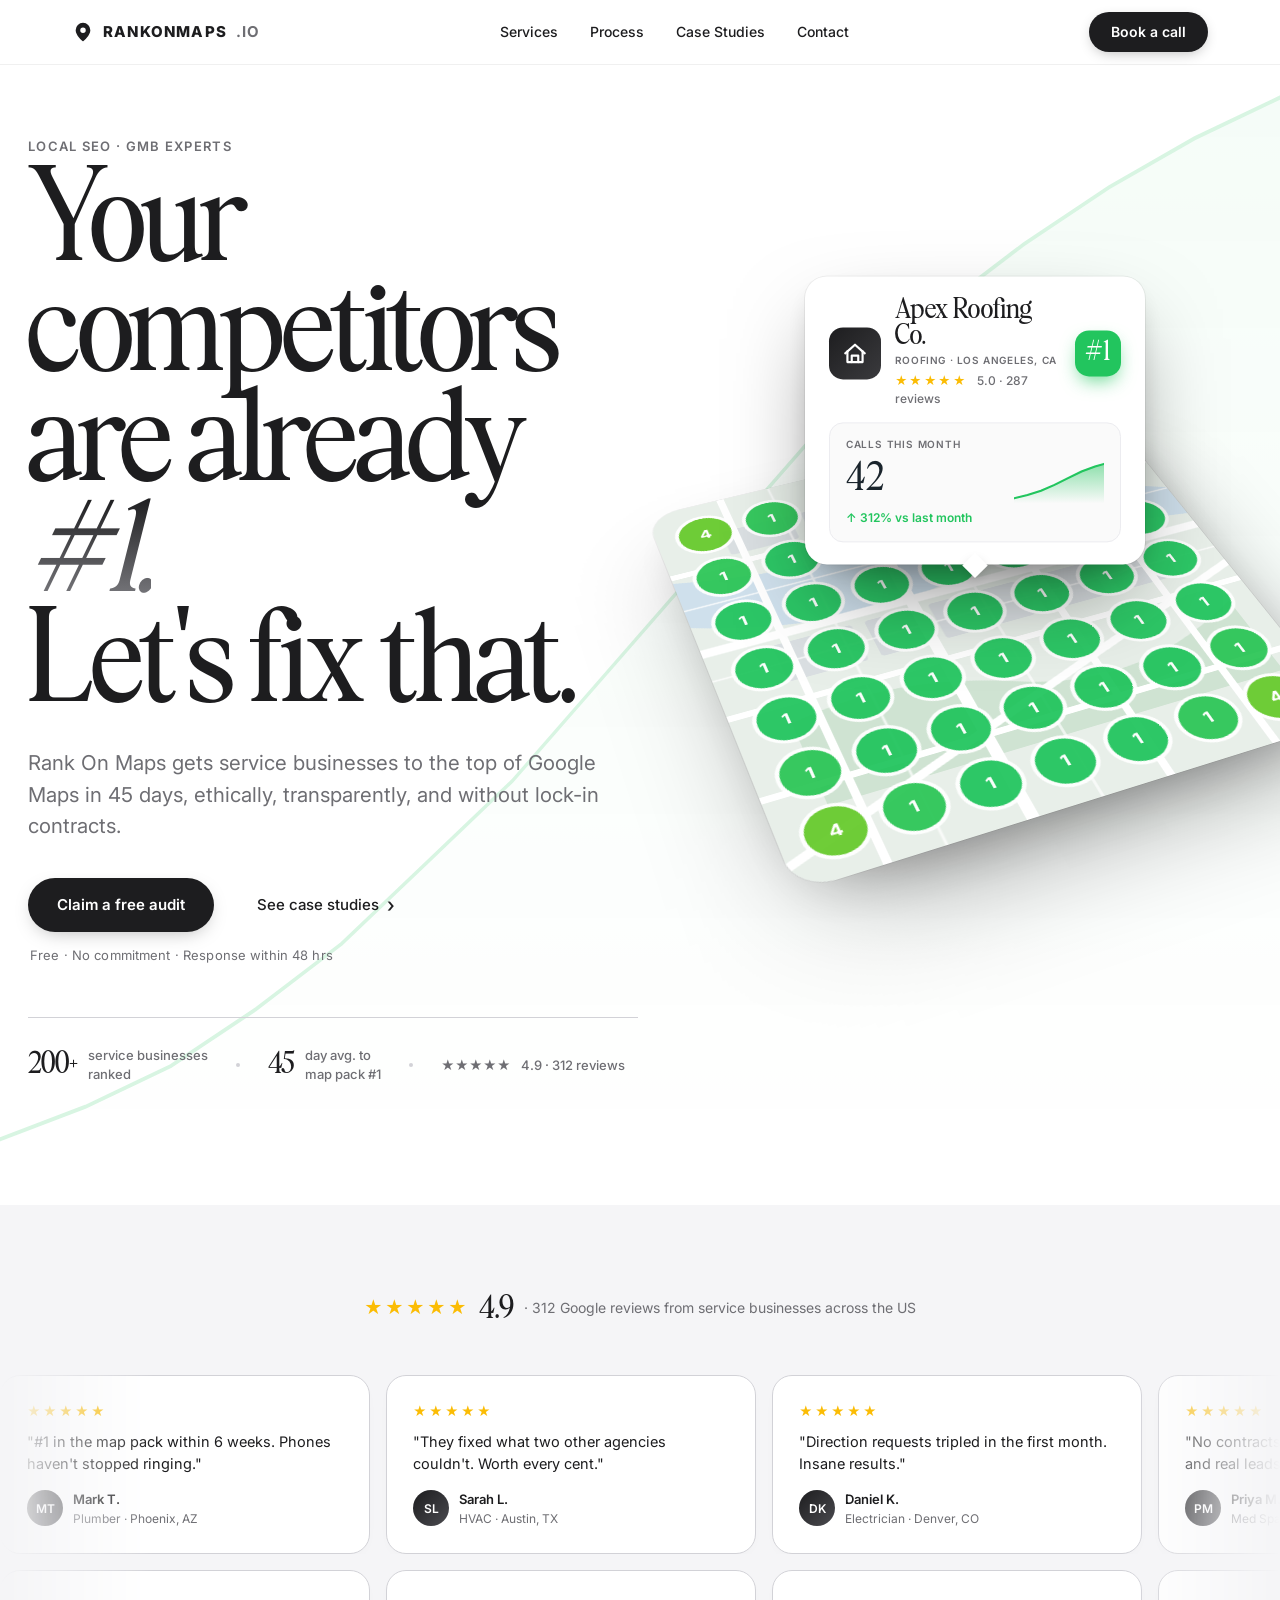
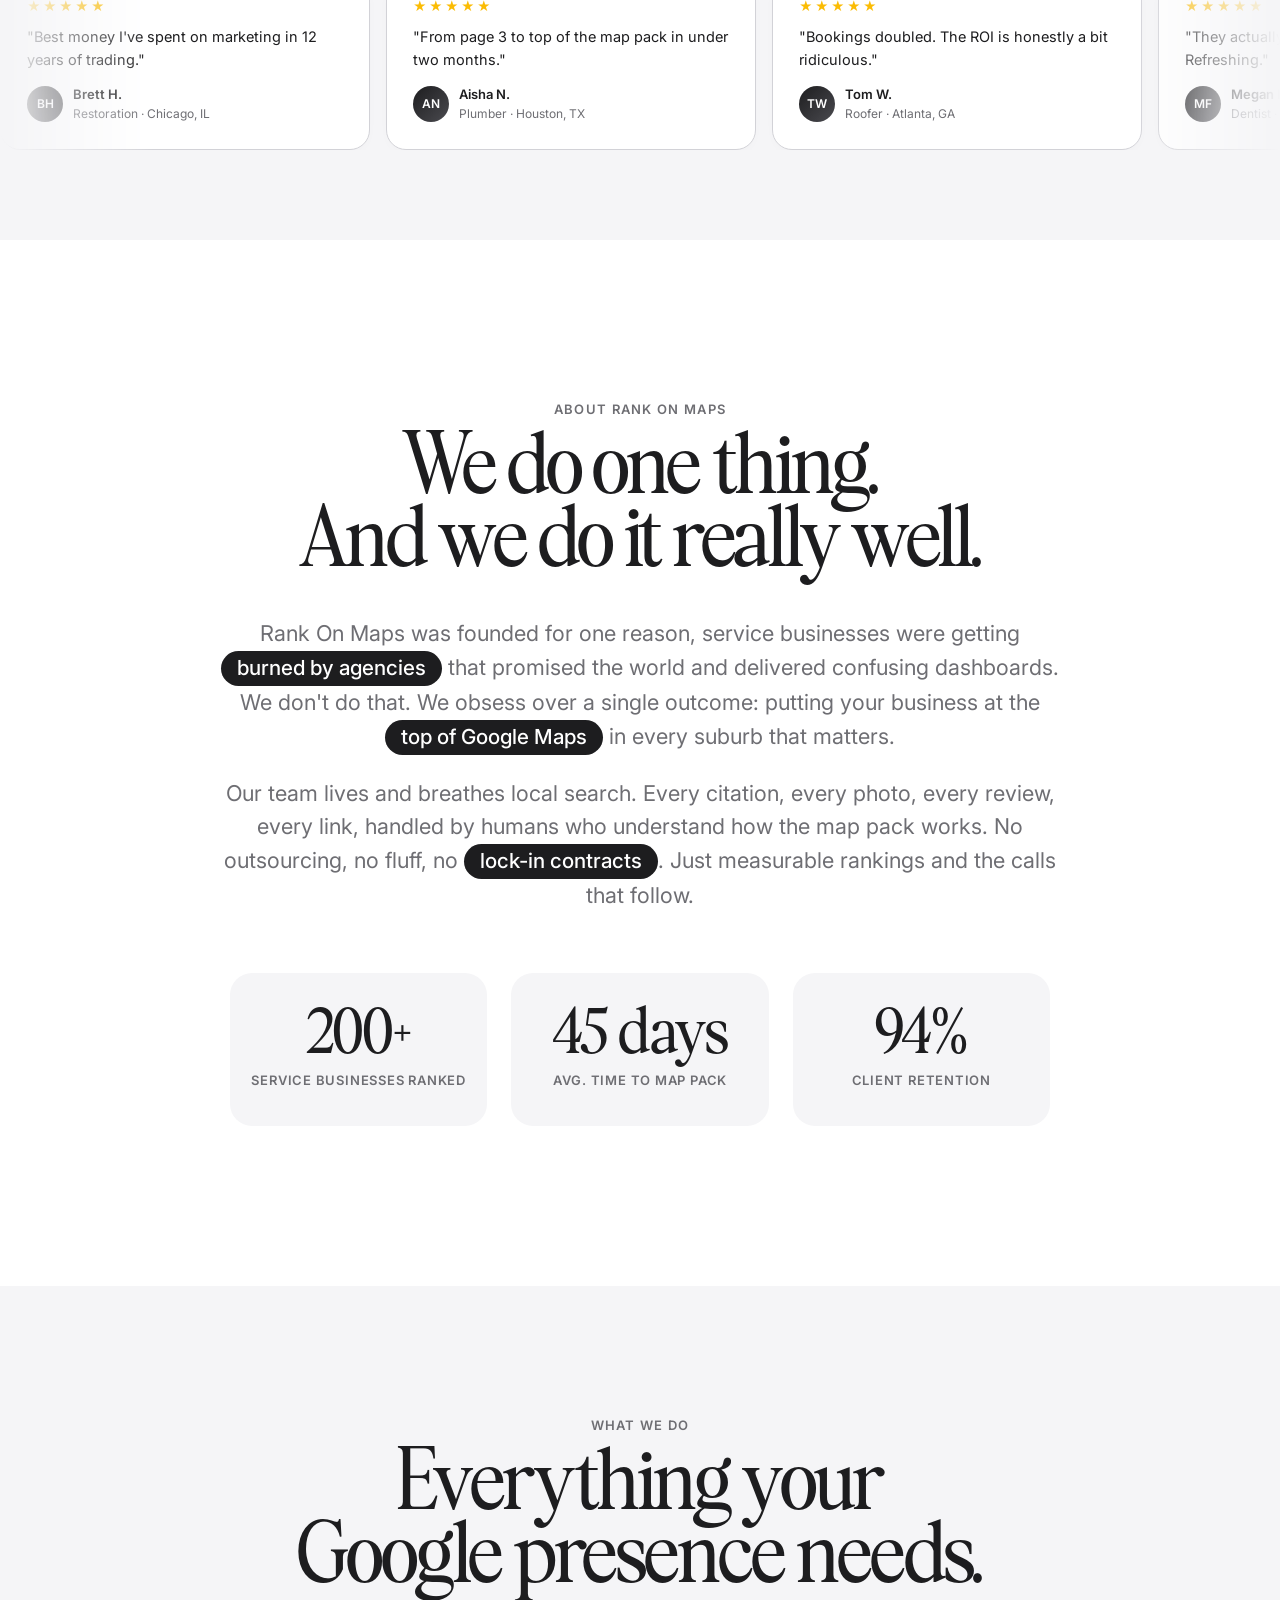
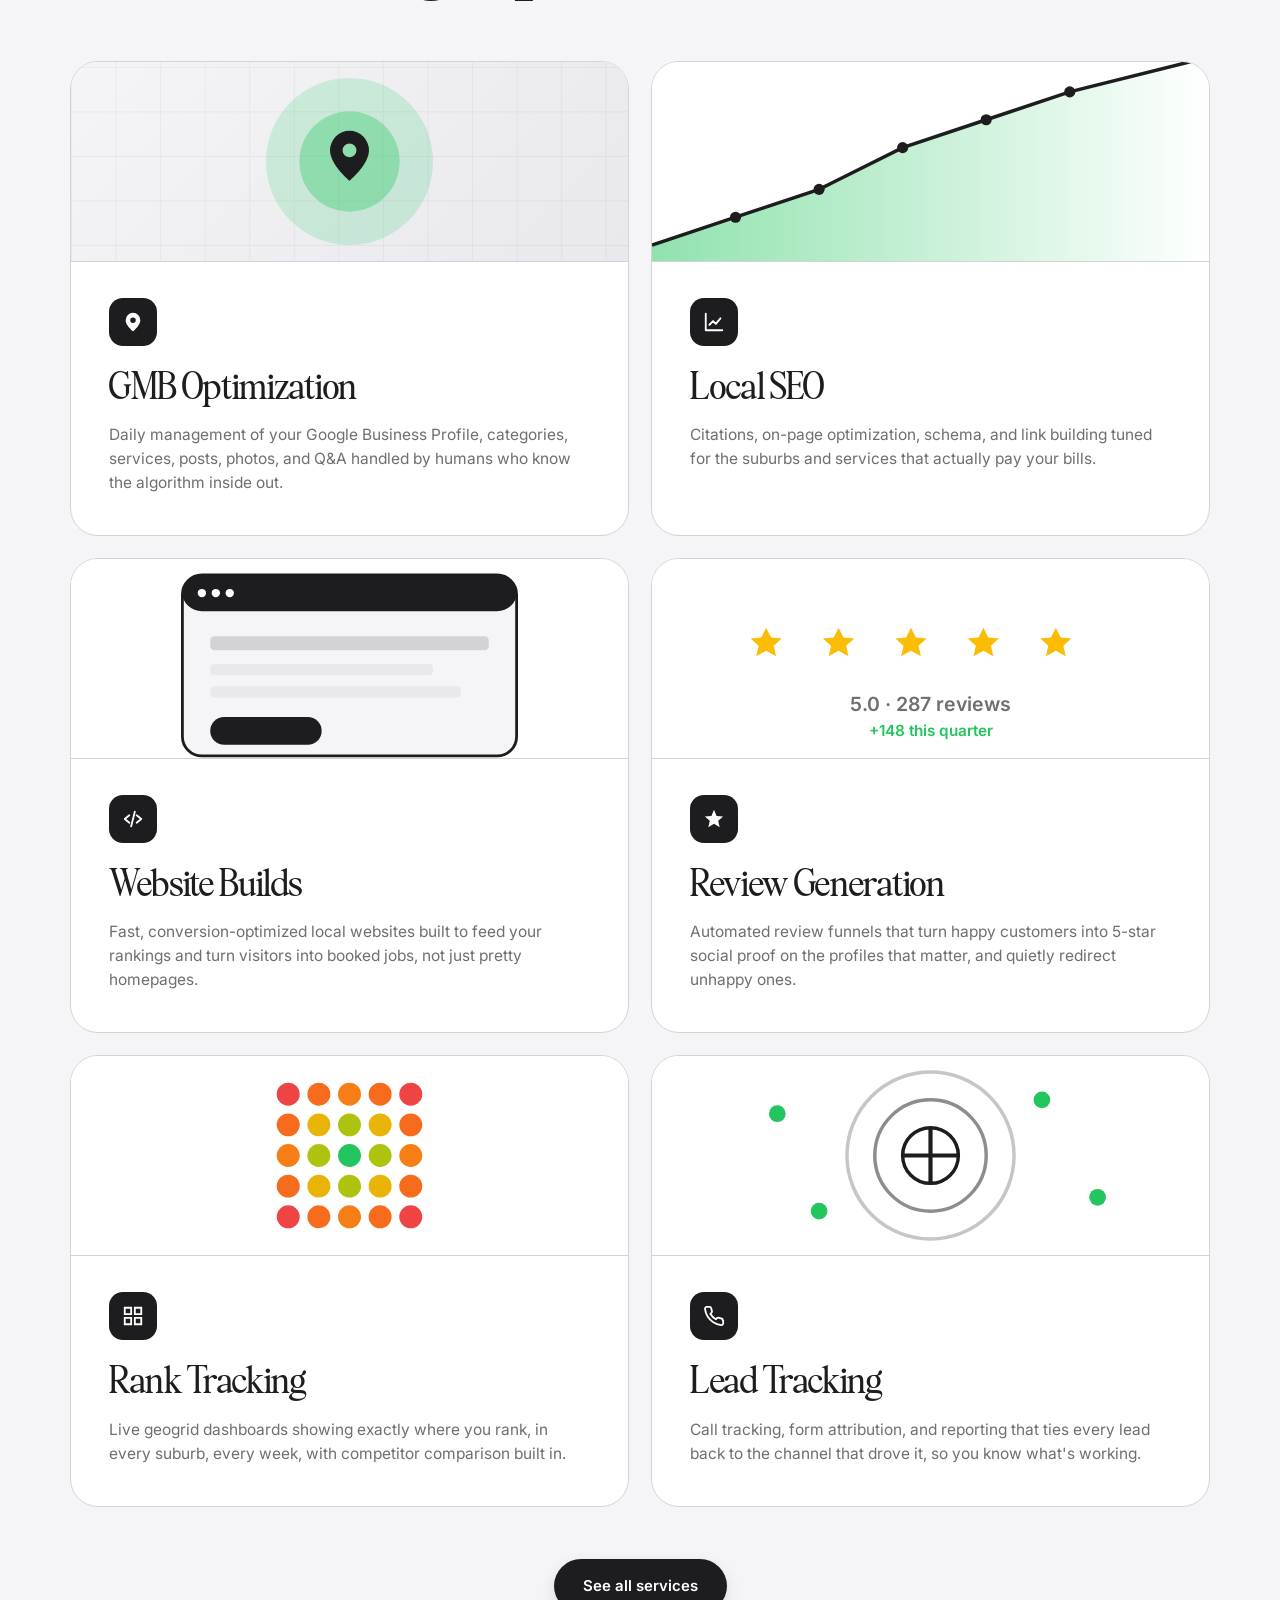
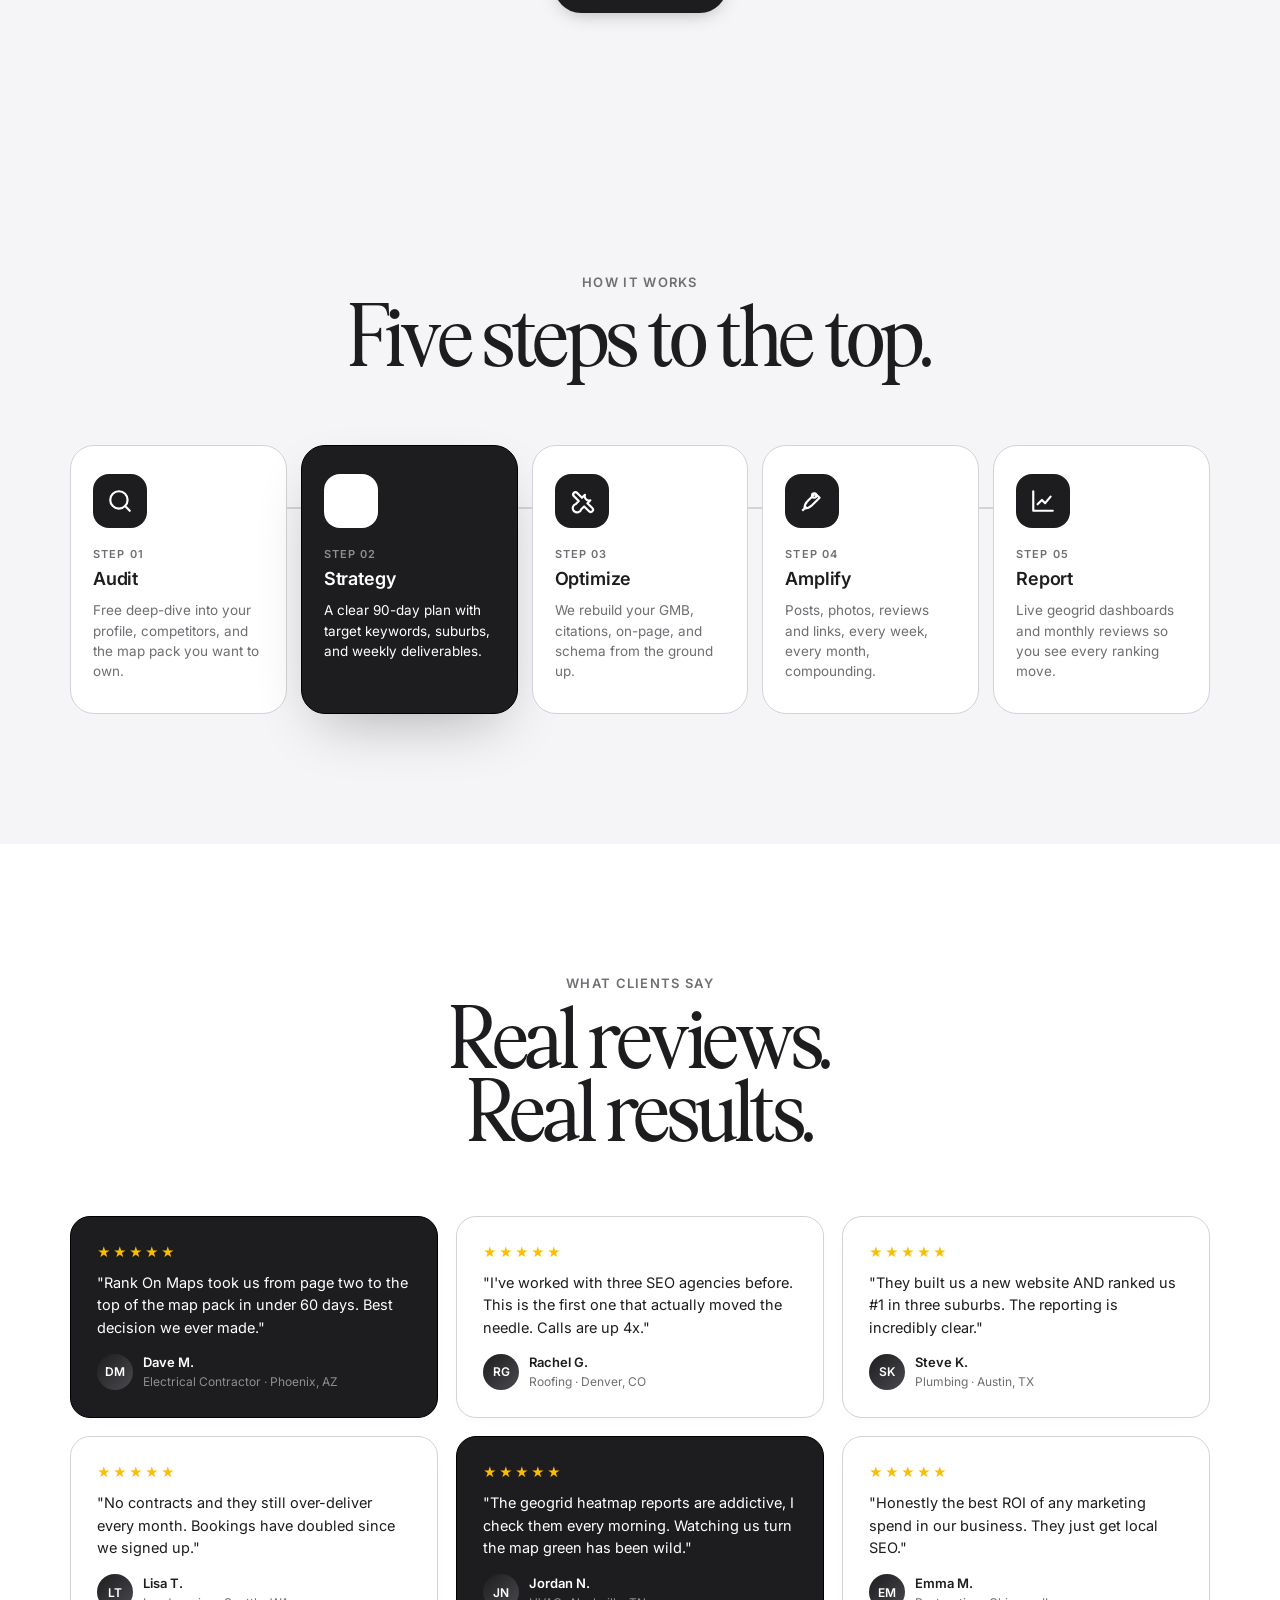
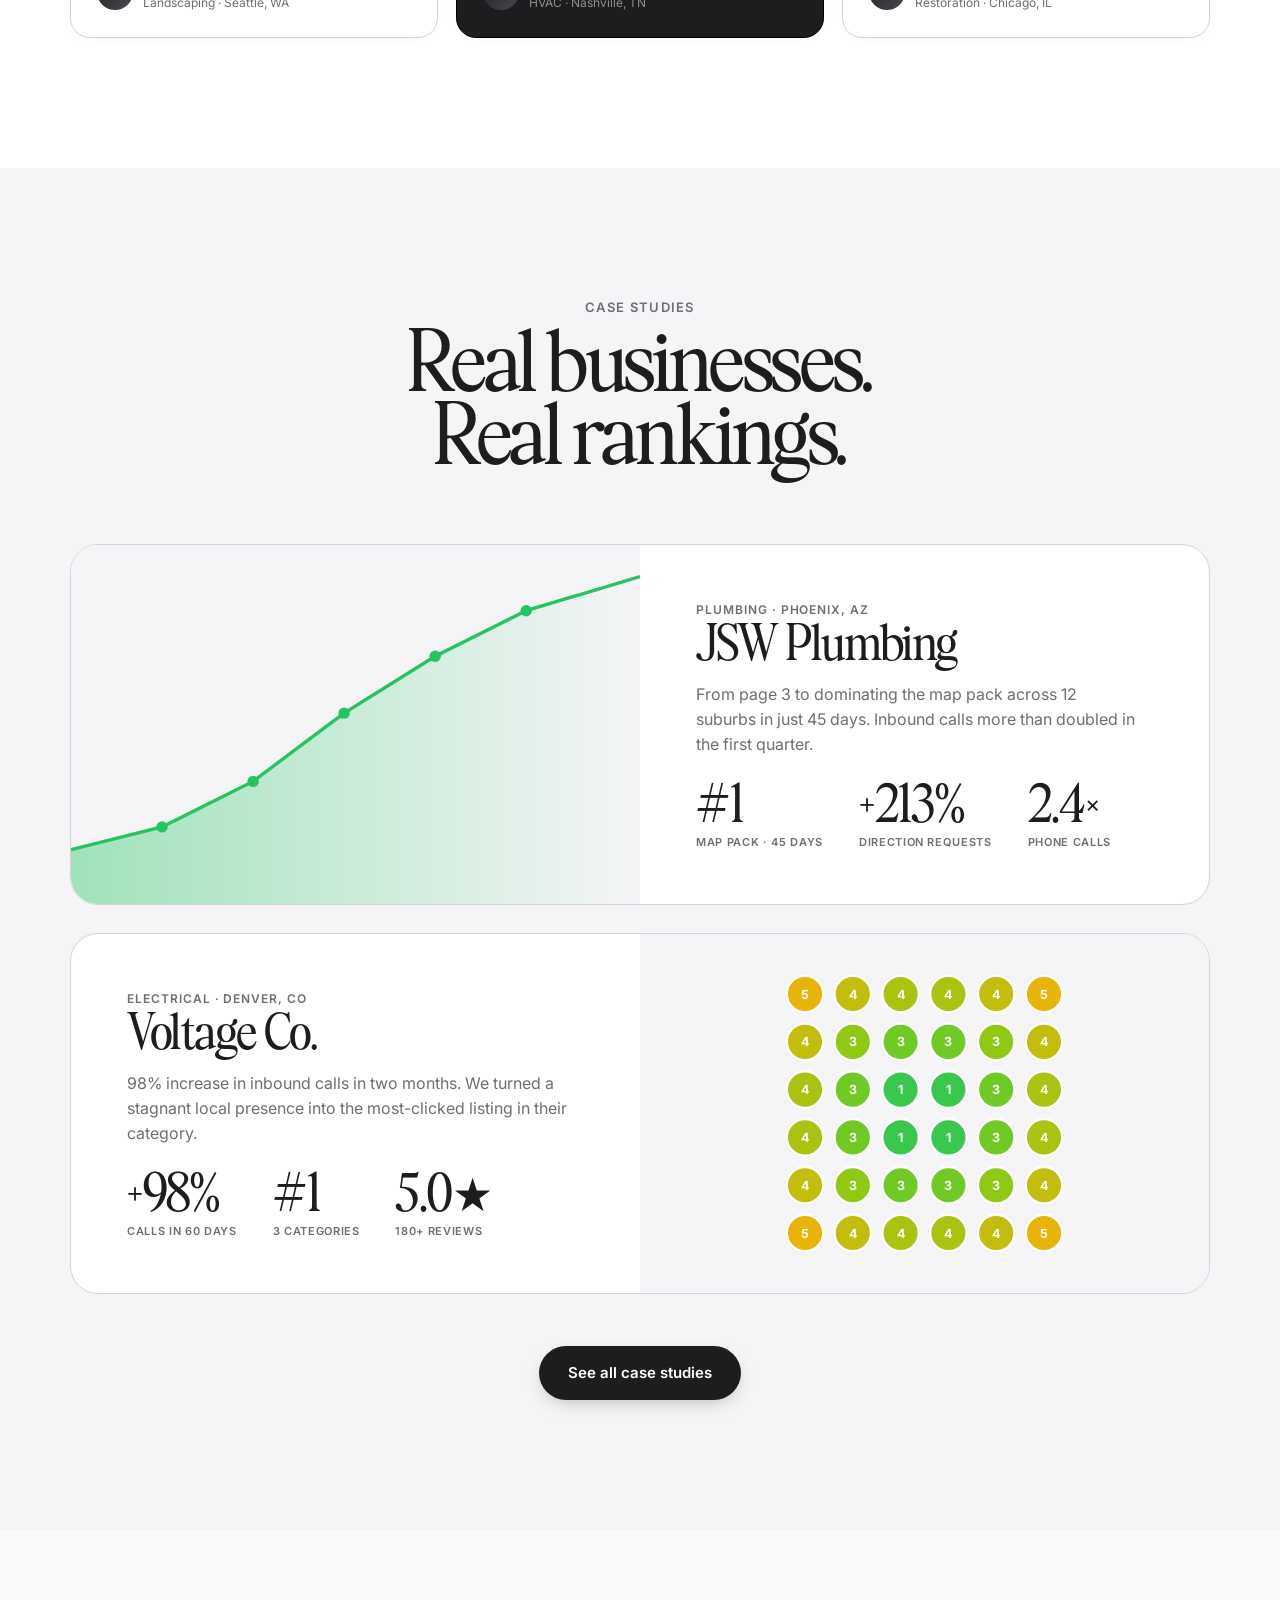
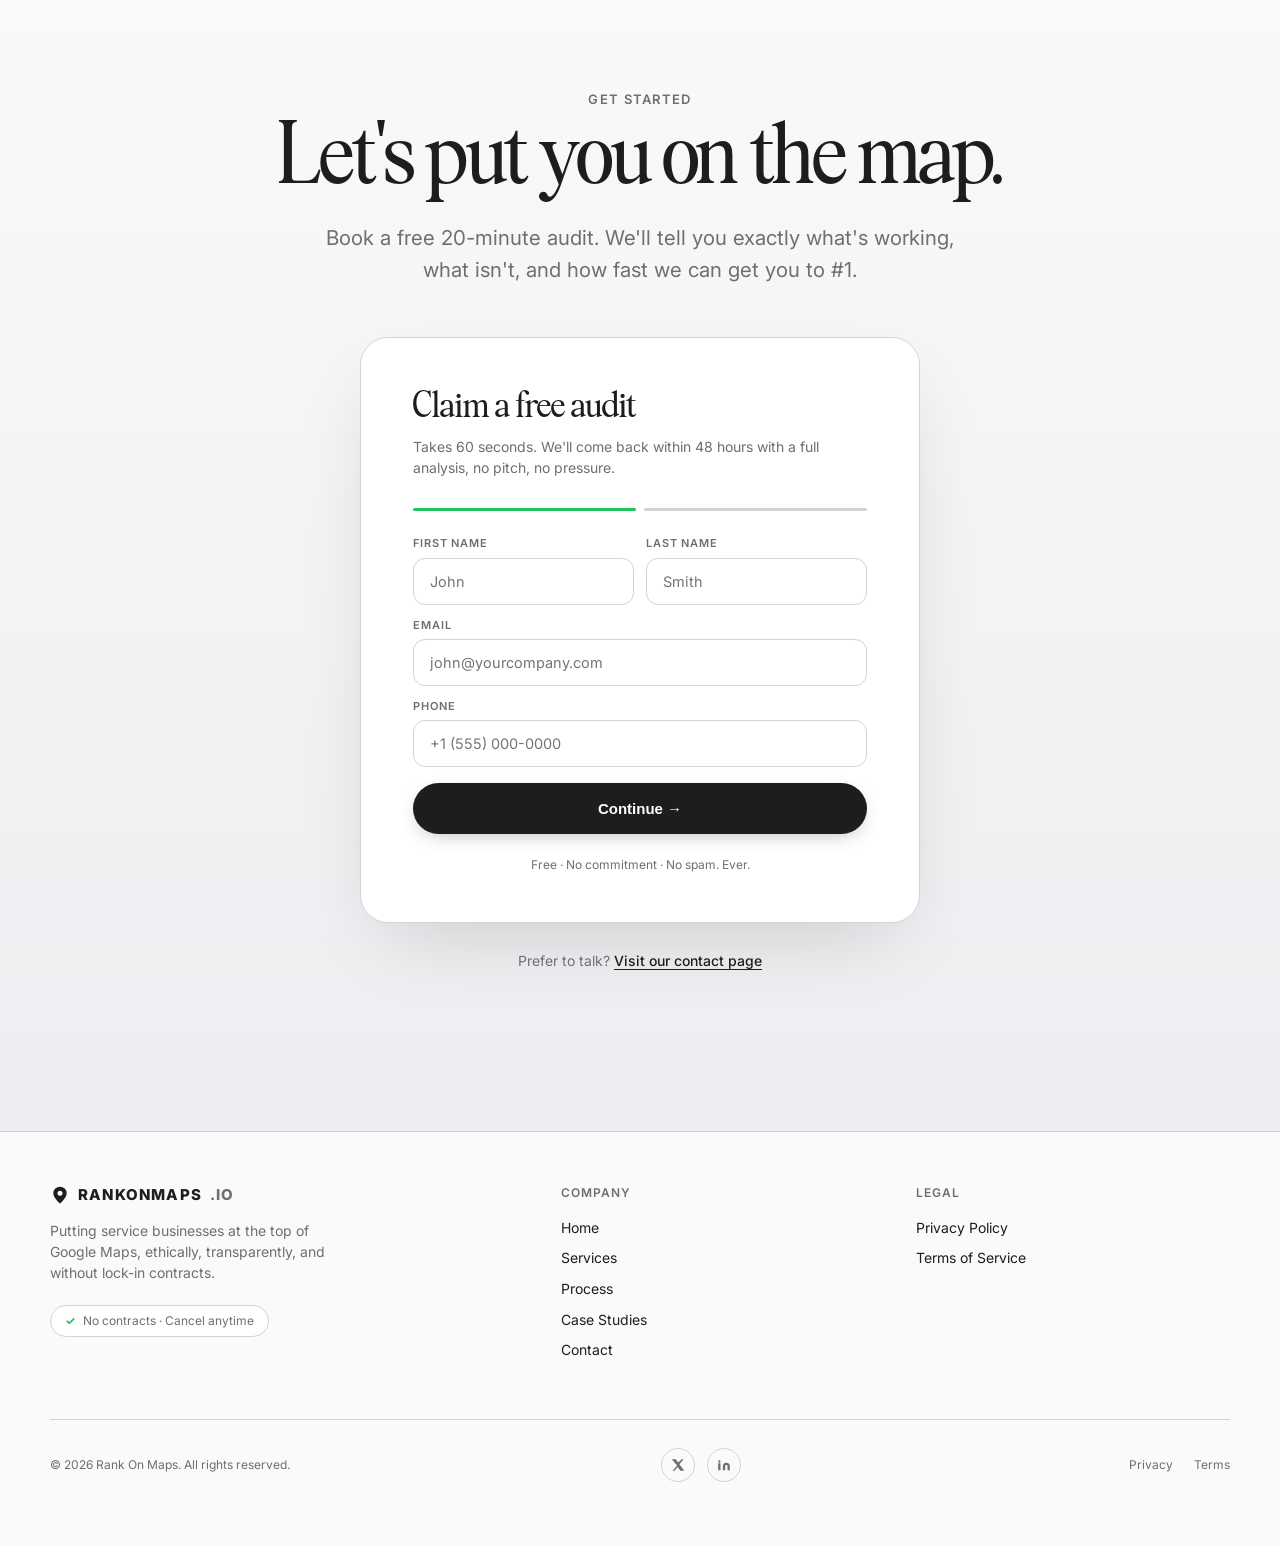
<file: index.html>
<!doctype html>
<html lang="en">
<head>
<meta charset="utf-8" />
<meta name="viewport" content="width=device-width,initial-scale=1" />
<title>Rank On Maps | Local SEO that puts you on the map.</title>
<meta name="description" content="Rank On Maps helps service businesses dominate Google Maps and local search. GMB management, local SEO, and review generation. No contracts, no fluff." />
<link rel="preconnect" href="https://fonts.googleapis.com">
<link rel="preconnect" href="https://fonts.gstatic.com" crossorigin>
<link href="https://fonts.googleapis.com/css2?family=Inter:wght@300;400;500;600;700&display=swap" rel="stylesheet">
<style>
@font-face{
  font-family:'Bethany Elingston';
  src:url('fonts/Bethany%20Elingston.otf') format('opentype');
  font-display:swap;
}
:root{
  --bg:#ffffff;
  --ink:#1d1d1f;
  --ink-soft:#6e6e73;
  --line:#d2d2d7;
  --tint:#f5f5f7;
  --green:#22c55e;
}
*{box-sizing:border-box;margin:0;padding:0;-webkit-font-smoothing:antialiased}
html{overflow-x:clip;scroll-behavior:smooth}
body{background:var(--bg);color:var(--ink);font-family:'Inter','SF Pro Display',-apple-system,BlinkMacSystemFont,system-ui,sans-serif;line-height:1.47;overflow-x:clip}
a{color:inherit;text-decoration:none}
img,svg{display:block;max-width:100%}

/* ── NAV ─────────────────────────────────────── */
.nav{position:sticky;top:0;z-index:50;backdrop-filter:saturate(180%) blur(24px);-webkit-backdrop-filter:saturate(180%) blur(24px);background:rgba(255,255,255,.72);border-bottom:1px solid rgba(0,0,0,.06);transition:background .3s,box-shadow .3s}
.nav.scrolled{background:rgba(255,255,255,.95);box-shadow:0 8px 30px -18px rgba(0,0,0,.14)}
.nav-inner{max-width:1200px;margin:0 auto;padding:0 32px;height:64px;display:flex;align-items:center;justify-content:space-between;font-size:14px}
.brand{display:flex;align-items:center;gap:9px;font-size:15px;font-weight:800;letter-spacing:.08em;text-transform:uppercase;color:var(--ink);transition:opacity .2s}
.brand:hover{opacity:.7}
.brand svg{width:22px;height:22px}
.brand .tld{color:var(--ink-soft);font-weight:700}
.nav-links{display:flex;gap:2px}
.nav-links a{padding:8px 15px;border-radius:980px;font-weight:500;font-size:14px;color:var(--ink);transition:background .2s}
.nav-links a:hover{background:rgba(0,0,0,.05)}
.nav-links a.active{background:var(--ink);color:#fff}
.nav-cta{font-weight:600;font-size:14px;padding:10px 22px;border-radius:980px;background:var(--ink);color:#fff;transition:transform .2s,box-shadow .2s,opacity .2s;box-shadow:0 4px 14px -4px rgba(0,0,0,.3)}
.nav-cta:hover{transform:translateY(-1px);box-shadow:0 10px 24px -8px rgba(0,0,0,.4)}
.hamburger{display:none;flex-direction:column;justify-content:center;gap:5px;width:44px;height:44px;border-radius:12px;background:rgba(0,0,0,.05);border:none;cursor:pointer;padding:0}
.hamburger span{display:block;width:22px;height:2px;background:var(--ink);border-radius:2px;margin:0 auto;transition:transform .35s,opacity .25s}
.hamburger.open span:nth-child(1){transform:translateY(7px) rotate(45deg)}
.hamburger.open span:nth-child(2){opacity:0}
.hamburger.open span:nth-child(3){transform:translateY(-7px) rotate(-45deg)}
body.nav-open{overflow:hidden}

/* ── LAYOUT ──────────────────────────────────── */
section{padding:130px 28px;text-align:center;position:relative;overflow:hidden}
.container{max-width:1140px;margin:0 auto;position:relative;z-index:2}
.eyebrow{font-size:13px;font-weight:600;color:var(--ink-soft);margin-bottom:16px;letter-spacing:.1em;text-transform:uppercase}
h1,h2,h3.display{font-family:'Bethany Elingston','Playfair Display',Georgia,serif;font-weight:400;letter-spacing:-.02em;line-height:1.02;color:var(--ink)}
h1{font-size:clamp(56px,8.5vw,108px)}
h2{font-size:clamp(42px,5.6vw,72px)}
.sub{font-size:clamp(18px,1.6vw,21px);color:var(--ink-soft);max-width:640px;margin:24px auto 0;line-height:1.55;font-weight:400}
.ctas{margin-top:36px;display:flex;gap:14px;justify-content:center;flex-wrap:wrap}
.cta-reassure{margin-top:14px;font-size:13px;color:var(--ink-soft);letter-spacing:.01em}
.cta-reassure span{margin:0 8px;opacity:.5}

/* ── BUTTONS ─────────────────────────────────── */
.btn{display:inline-flex;align-items:center;gap:6px;padding:15px 28px;border-radius:980px;font-size:15px;font-weight:600;transition:all .2s;border:1px solid transparent;cursor:pointer;position:relative}
.btn-primary{background:var(--ink);color:#fff;box-shadow:0 6px 20px -8px rgba(0,0,0,.35)}
.btn-primary:hover{transform:translateY(-2px);box-shadow:0 14px 30px -10px rgba(0,0,0,.45);background:#000}
.btn-primary:active{transform:translateY(0)}
.btn-ghost{color:var(--ink);font-weight:500}
.btn-ghost::after{content:"›";margin-left:2px;font-size:20px;line-height:1;display:inline-block;transition:transform .25s}
.btn-ghost:hover::after{transform:translateX(4px)}

/* ── HERO ────────────────────────────────────── */
.hero{padding:72px 28px 120px;min-height:92vh;display:flex;align-items:center;position:relative}
.hero-grid{max-width:1280px;margin:0 auto;display:grid;grid-template-columns:1.1fr 1fr;gap:60px;align-items:center;text-align:left;width:100%}
.hero-textwrap{position:relative;z-index:2}
.hero-bg-graph{
  position:absolute;left:0;right:0;top:0;bottom:0;
  z-index:0;pointer-events:none;
  opacity:0;
  animation:graphFade 3s ease .5s forwards;
}
@keyframes graphFade{to{opacity:.18}}
.hero-bg-graph svg{width:100%;height:100%}
.hg-line{stroke-dasharray:3400;stroke-dashoffset:3400;animation:drawLine 8s cubic-bezier(.25,.6,.3,1) .8s forwards}
@keyframes drawLine{to{stroke-dashoffset:0}}

.hero h1 em{font-style:italic;background:linear-gradient(180deg,#1d1d1f 0%,#8a8a8f 100%);-webkit-background-clip:text;background-clip:text;color:transparent}
.hero .sub{margin-left:0}
.hero .ctas{justify-content:flex-start}
.hero .cta-reassure{text-align:left;margin-left:2px}

.trust-bar{
  display:flex;align-items:center;gap:28px;
  margin-top:52px;padding-top:28px;
  border-top:1px solid var(--line);
}
.trust-item{display:flex;align-items:center;gap:10px;font-size:13px;color:var(--ink-soft);font-weight:500}
.trust-item .t-num{font-family:'Bethany Elingston',serif;font-size:26px;color:var(--ink);font-weight:400;line-height:1}
.trust-dot{width:4px;height:4px;border-radius:50%;background:var(--line)}

/* Heatmap */
.heatmap-stage{position:relative;perspective:1600px;height:580px;display:flex;align-items:center;justify-content:center}
.heatmap-tilt{
  position:relative;width:540px;max-width:100%;aspect-ratio:1/1;
  transform:rotateX(48deg) rotateZ(-22deg);
  transform-style:preserve-3d;
  transition:transform 1s cubic-bezier(.2,.7,.2,1);
  cursor:pointer;
}
.face{
  position:absolute;inset:0;border-radius:36px;overflow:hidden;
  background:#eef2f0;
  box-shadow:0 60px 120px -40px rgba(0,0,0,.45),0 30px 60px -30px rgba(0,0,0,.25),0 0 0 1px rgba(0,0,0,.06);
}
.map-bg{position:absolute;inset:0;z-index:1}
.geogrid{position:absolute;inset:0;width:100%;height:100%;z-index:2}
.biz-pop{
  position:absolute;left:50%;top:42%;
  transform:translate(-50%,-100%);
  background:#fff;border-radius:22px;
  padding:22px 24px;
  width:340px;
  box-shadow:0 40px 90px -22px rgba(0,0,0,.5),0 12px 30px -12px rgba(0,0,0,.25),0 0 0 1px rgba(0,0,0,.06);
  z-index:10;pointer-events:none;
  animation:popIn 1s cubic-bezier(.34,1.4,.64,1) 1.6s both;
}
.biz-pop::after{content:"";position:absolute;left:50%;bottom:-10px;width:18px;height:18px;background:#fff;transform:translateX(-50%) rotate(45deg);box-shadow:3px 3px 12px -2px rgba(0,0,0,.18)}
.biz-pop-head{display:flex;align-items:center;gap:14px;margin-bottom:14px}
.biz-pop .blogo{width:52px;height:52px;border-radius:14px;flex-shrink:0;background:linear-gradient(135deg,#1d1d1f,#3a3a3d);display:flex;align-items:center;justify-content:center;color:#fff}
.biz-pop .bname{font-family:'Bethany Elingston',serif;font-size:24px;color:#1d1d1f;line-height:1.05}
.biz-pop .bmeta{font-size:10px;color:#6e6e73;margin-top:4px;letter-spacing:.06em;font-weight:600;text-transform:uppercase}
.biz-pop .bstars{color:#fbbc04;font-size:12px;letter-spacing:1.5px;margin-top:5px}
.biz-pop .bstars span{color:#6e6e73;letter-spacing:0;margin-left:5px;font-weight:500}
.biz-pop .brank{margin-left:auto;flex-shrink:0;background:#22c55e;color:#fff;width:46px;height:46px;border-radius:14px;display:flex;align-items:center;justify-content:center;font-family:'Bethany Elingston',serif;font-size:24px;line-height:1;box-shadow:0 8px 18px -4px rgba(34,197,94,.65)}
.biz-pop-stat{background:#fafafa;border:1px solid #ececf0;border-radius:14px;padding:14px 16px;display:flex;align-items:center;justify-content:space-between;gap:14px}
.biz-pop-stat .lbl{font-size:10px;color:#6e6e73;text-transform:uppercase;letter-spacing:.08em;font-weight:600}
.biz-pop-stat .num{font-family:'Bethany Elingston',serif;font-size:34px;color:#1a242c;line-height:1;margin-top:6px;display:inline-flex;align-items:center;gap:0;height:46px}
.biz-pop-stat .digit{display:inline-block;height:46px;overflow:hidden;position:relative;width:.58em;text-align:center}
.biz-pop-stat .digit span{display:block;line-height:46px;height:46px}
.biz-pop-stat .digit.tick span{animation:slideUpDigit .45s cubic-bezier(.2,.7,.2,1)}
@keyframes slideUpDigit{from{transform:translateY(100%);opacity:0}to{transform:translateY(0);opacity:1}}
.biz-pop-stat .delta{font-size:12px;color:#22c55e;font-weight:600;margin-top:6px}
.biz-pop-stat svg{width:90px;height:42px;flex-shrink:0}
@keyframes popIn{
  0%{opacity:0;transform:translate(-50%,-60%) scale(.85)}
  70%{opacity:1;transform:translate(-50%,-108%) scale(1.04)}
  100%{opacity:1;transform:translate(-50%,-100%) scale(1)}
}
@keyframes tiltIn{from{opacity:0;transform:rotateX(70deg) rotateZ(-32deg) translateY(60px)}to{opacity:1;transform:rotateX(48deg) rotateZ(-22deg)}}
.hero h1,.hero .eyebrow,.hero .sub,.hero .ctas,.hero .cta-reassure,.hero .trust-bar{animation:heroIn 1s cubic-bezier(.2,.7,.2,1) both}
@keyframes heroIn{from{opacity:0;transform:translateY(24px)}to{opacity:1;transform:none}}
.hero .eyebrow{animation-delay:.05s}
.hero h1{animation-delay:.15s}
.hero .sub{animation-delay:.3s}
.hero .ctas{animation-delay:.45s}
.hero .cta-reassure{animation-delay:.55s}
.hero .trust-bar{animation-delay:.65s}
.heatmap-tilt{animation:tiltIn 1.4s cubic-bezier(.2,.7,.2,1) .3s both}

/* ── REVIEWS BAND ────────────────────────────── */
.reviews-band{padding:90px 0;background:var(--tint);position:relative}
.reviews-band-head{text-align:center;margin-bottom:40px;padding:0 28px}
.reviews-band-head .agg-stars{
  display:inline-flex;align-items:center;gap:10px;
  margin-bottom:12px;
}
.reviews-band-head .agg-stars .stars-row{color:#fbbc04;font-size:18px;letter-spacing:2px}
.reviews-band-head .agg-stars .agg-score{font-family:'Bethany Elingston',serif;font-size:28px;color:var(--ink);line-height:1}
.reviews-band-head .agg-stars .agg-count{font-size:14px;color:var(--ink-soft)}
.marquee-wrap{position:relative;overflow:hidden;mask-image:linear-gradient(90deg,transparent 0,#000 12%,#000 88%,transparent 100%);-webkit-mask-image:linear-gradient(90deg,transparent 0,#000 12%,#000 88%,transparent 100%)}
.marquee-wrap+.marquee-wrap{margin-top:16px}
.marquee{display:flex;gap:16px;width:max-content}
.marquee.left{animation:scrollL 55s linear infinite}
.marquee.right{animation:scrollR 60s linear infinite}
@keyframes scrollL{0%{transform:translateX(0)}100%{transform:translateX(-50%)}}
@keyframes scrollR{0%{transform:translateX(-50%)}100%{transform:translateX(0)}}
.review{flex:0 0 370px;background:#fff;border-radius:20px;padding:26px;border:1px solid var(--line);text-align:left;box-shadow:0 4px 16px -8px rgba(0,0,0,.06)}
.stars{color:#fbbc04;font-size:13px;letter-spacing:2px;margin-bottom:10px}
.review p{font-size:14.5px;line-height:1.55;color:var(--ink);margin-bottom:14px}
.who{display:flex;align-items:center;gap:10px}
.avatar{width:36px;height:36px;border-radius:50%;background:linear-gradient(135deg,#1d1d1f,#4a4a4f);display:flex;align-items:center;justify-content:center;font-weight:600;color:#fff;font-size:12px;flex-shrink:0}
.who-info{font-size:13px}
.who-name{color:var(--ink);font-weight:600}
.who-biz{color:var(--ink-soft);font-size:12px;margin-top:1px}

/* ── ABOUT / STATS ───────────────────────────── */
.about{padding:160px 28px}
.about-body{max-width:860px;margin:36px auto 0;font-size:clamp(19px,1.7vw,23px);line-height:1.55;color:var(--ink-soft)}
.about-body p{margin-bottom:22px}
.pill{display:inline-block;background:var(--ink);color:#fff;padding:3px 16px;border-radius:980px;font-weight:500;font-size:.95em;line-height:1.4;white-space:nowrap}
.about-stats{display:grid;grid-template-columns:repeat(3,1fr);gap:24px;margin-top:60px;max-width:820px;margin-left:auto;margin-right:auto}
.about-stat{padding:36px 18px;border-radius:22px;background:var(--tint);transition:transform .35s,background .35s}
.about-stat:hover{transform:translateY(-3px);background:#ececf0}
.about-stat .num{font-family:'Bethany Elingston',serif;font-size:54px;line-height:1;color:var(--ink)}
.about-stat .lbl{margin-top:8px;font-size:13px;color:var(--ink-soft);text-transform:uppercase;letter-spacing:.06em;font-weight:600}

/* ── SERVICES GRID ───────────────────────────── */
.services-grid{display:grid;grid-template-columns:repeat(2,1fr);gap:22px;margin-top:64px;text-align:left}
.svc{background:#fff;border:1px solid var(--line);border-radius:28px;overflow:hidden;transition:transform .4s cubic-bezier(.2,.7,.2,1),box-shadow .4s,border-color .4s;display:flex;flex-direction:column}
.svc:hover{transform:translateY(-6px);border-color:#1d1d1f;box-shadow:0 26px 70px -22px rgba(0,0,0,.18)}
.svc-vis{height:200px;background:linear-gradient(135deg,#f5f5f7,#e8e8ed);position:relative;overflow:hidden;border-bottom:1px solid var(--line);transition:transform .6s cubic-bezier(.2,.7,.2,1)}
.svc:hover .svc-vis{transform:scale(1.05)}
.svc-vis svg{position:absolute;inset:0;width:100%;height:100%}
.svc-body{padding:36px 38px 40px}
.svc-body .icon{width:48px;height:48px;border-radius:14px;background:var(--ink);display:flex;align-items:center;justify-content:center;margin-bottom:20px;color:#fff;transition:transform .35s}
.svc:hover .icon{transform:rotate(-6deg) scale(1.08)}
.svc h3{font-family:'Bethany Elingston',serif;font-size:32px;font-weight:400;letter-spacing:-.01em;margin-bottom:10px}
.svc p{color:var(--ink-soft);font-size:15.5px;line-height:1.55}

/* ── PROCESS ─────────────────────────────────── */
.process-strip{display:grid;grid-template-columns:repeat(5,1fr);gap:14px;margin-top:64px;text-align:left;position:relative}
.process-strip::before{content:"";position:absolute;top:62px;left:6%;right:6%;height:2px;background:var(--line);z-index:0}
.pstep{padding:28px 22px 32px;border-radius:24px;background:#fff;border:1px solid var(--line);position:relative;z-index:1;transition:all .5s;cursor:default}
.pstep:hover:not(.active){border-color:#1d1d1f;transform:translateY(-3px)}
.pstep.active{background:var(--ink);border-color:#000;transform:translateY(-6px);box-shadow:0 24px 60px -20px rgba(0,0,0,.3)}
.pstep.active *{color:#fff !important}
.pstep.active .picon{background:#fff;color:var(--ink)}
.pstep.active .pn{color:rgba(255,255,255,.5) !important}
.picon{width:54px;height:54px;border-radius:16px;background:var(--ink);color:#fff;display:flex;align-items:center;justify-content:center;margin-bottom:18px;transition:all .5s}
.pn{font-size:11px;color:var(--ink-soft);font-weight:600;letter-spacing:.1em;text-transform:uppercase;margin-bottom:4px}
.pstep h4{font-size:18px;font-weight:600;letter-spacing:-.01em;margin-bottom:8px;color:var(--ink)}
.pstep p{color:var(--ink-soft);font-size:13.5px;line-height:1.5}

/* ── REVIEWS GRID ────────────────────────────── */
.reviews-grid{display:grid;grid-template-columns:repeat(3,1fr);gap:18px;margin-top:60px;text-align:left}
.reviews-grid .review{flex:initial}
.reviews-grid .review.dark{background:var(--ink);border-color:#000}
.reviews-grid .review.dark p{color:#fff}
.reviews-grid .review.dark .who-name{color:#fff}
.reviews-grid .review.dark .who-biz{color:rgba(255,255,255,.5)}

/* ── CASES ───────────────────────────────────── */
.cases{display:grid;grid-template-columns:1fr;gap:28px;margin-top:64px;text-align:left}
.case{background:#fff;border-radius:28px;border:1px solid var(--line);overflow:hidden;display:grid;grid-template-columns:1fr 1fr;transition:transform .4s cubic-bezier(.2,.7,.2,1),box-shadow .4s,border-color .4s}
.case:hover{transform:translateY(-3px);border-color:#1d1d1f;box-shadow:0 26px 70px -22px rgba(0,0,0,.16)}
.case:nth-child(even) .case-vis{order:2}
.case-vis{background:linear-gradient(135deg,#f5f5f7,#e5e5ea);position:relative;min-height:340px;overflow:hidden;transition:transform .8s cubic-bezier(.2,.7,.2,1)}
.case:hover .case-vis{transform:scale(1.04)}
.case-vis svg{position:absolute;inset:0;width:100%;height:100%}
.case-body{padding:56px;display:flex;flex-direction:column;justify-content:center}
.case-body .tag{font-size:12px;color:var(--ink-soft);text-transform:uppercase;letter-spacing:.08em;font-weight:600}
.case-body h4{font-family:'Bethany Elingston',serif;font-size:42px;font-weight:400;margin:8px 0 14px;letter-spacing:-.01em;line-height:1}
.case-body p{color:var(--ink-soft);font-size:16px;line-height:1.55;max-width:440px}
.case-metrics{display:flex;gap:36px;margin-top:28px}
.case-metrics .m{font-family:'Bethany Elingston',serif;font-size:46px;color:var(--ink);line-height:1}
.case-metrics .m small{display:block;font-family:'Inter',sans-serif;font-size:11px;color:var(--ink-soft);margin-top:6px;letter-spacing:.06em;text-transform:uppercase;font-weight:600}

/* ── CONTACT / FORM ──────────────────────────── */
.contact-wrap{max-width:560px;margin:0 auto}
.form-card{
  background:#fff;border:1px solid var(--line);border-radius:28px;
  padding:48px 52px;
  box-shadow:0 30px 80px -28px rgba(0,0,0,.18);
  text-align:left;
}
.form-card .ftitle{font-family:'Bethany Elingston',serif;font-size:30px;color:var(--ink);margin-bottom:6px}
.form-card .fsub{color:var(--ink-soft);font-size:14px;margin-bottom:30px;line-height:1.5}
.form{display:grid;gap:12px}
.form label{display:block}
.form .flbl{font-size:11px;text-transform:uppercase;letter-spacing:.08em;color:var(--ink-soft);font-weight:600;margin-bottom:6px}
.form input,.form textarea,.form select{
  width:100%;padding:14px 16px;border-radius:12px;border:1px solid var(--line);
  background:#fff;font-family:inherit;font-size:14.5px;color:var(--ink);
  transition:border-color .2s,box-shadow .2s;
}
.form input:hover,.form select:hover{border-color:#a1a1a6}
.form input:focus,.form textarea:focus,.form select:focus{outline:none;border-color:var(--ink);box-shadow:0 0 0 4px rgba(0,0,0,.06)}
.form textarea{min-height:110px;resize:vertical}
.form .row{display:grid;grid-template-columns:1fr 1fr;gap:12px}
.form button{
  margin-top:4px;background:var(--ink);color:#fff;border:none;
  padding:17px;border-radius:980px;font-size:15px;font-weight:600;
  cursor:pointer;transition:transform .15s,box-shadow .25s;
  box-shadow:0 6px 20px -8px rgba(0,0,0,.35);
  width:100%;
}
.form button:hover{transform:translateY(-2px);box-shadow:0 14px 30px -10px rgba(0,0,0,.45);background:#000}
.form-reassure{font-size:12px;color:var(--ink-soft);margin-top:10px;text-align:center}
.form-step2{display:none}
.form-step2.visible{display:grid;gap:12px;animation:heroIn .5s cubic-bezier(.2,.7,.2,1)}

/* ── GBP PICKER ──────────────────────────────── */
.gbp-field{position:relative}
.gbp-label-row{display:flex;align-items:center;justify-content:space-between;margin-bottom:6px}
.gbp-label-row .flbl{margin-bottom:0}
.gbp-optional{font-size:11px;color:var(--ink-soft);font-weight:500;background:var(--tint);padding:2px 8px;border-radius:980px}
.gbp-search-wrap{position:relative}
.gbp-search-wrap svg.gbp-icon{position:absolute;left:14px;top:50%;transform:translateY(-50%);pointer-events:none;color:var(--ink-soft)}
.gbp-search-wrap .gbp-spinner{position:absolute;right:14px;top:50%;transform:translateY(-50%);width:16px;height:16px;border:2px solid var(--line);border-top-color:var(--ink);border-radius:50%;animation:spin .6s linear infinite;display:none}
@keyframes spin{to{transform:translateY(-50%) rotate(360deg)}}
.gbp-search-wrap input{padding-left:42px !important}
.gbp-dropdown{
  position:absolute;left:0;right:0;top:calc(100% + 6px);
  background:#fff;border:1px solid var(--line);border-radius:16px;
  box-shadow:0 16px 48px -12px rgba(0,0,0,.22);
  z-index:100;overflow:hidden;
  display:none;
}
.gbp-dropdown.open{display:block;animation:heroIn .2s ease}
.gbp-result{
  display:flex;align-items:center;gap:14px;
  padding:14px 16px;cursor:pointer;
  transition:background .15s;border-bottom:1px solid var(--line);
}
.gbp-result:last-child{border-bottom:none}
.gbp-result:hover{background:var(--tint)}
.gbp-result-logo{
  width:40px;height:40px;border-radius:10px;flex-shrink:0;
  background:linear-gradient(135deg,#e8f5e9,#c8e6c9);
  display:flex;align-items:center;justify-content:center;
  font-size:18px;
}
.gbp-result-info{flex:1;min-width:0}
.gbp-result-name{font-size:14px;font-weight:600;color:var(--ink);white-space:nowrap;overflow:hidden;text-overflow:ellipsis}
.gbp-result-addr{font-size:12px;color:var(--ink-soft);margin-top:2px;white-space:nowrap;overflow:hidden;text-overflow:ellipsis}
.gbp-result-stars{font-size:11px;color:var(--ink-soft);margin-top:3px}
.gbp-result-stars .s{color:#fbbc04;margin-right:3px}
.gbp-result-badge{flex-shrink:0;font-size:11px;font-weight:600;color:var(--green);background:rgba(34,197,94,.1);padding:3px 8px;border-radius:980px}
.gbp-no-results{padding:20px 16px;text-align:center;font-size:14px;color:var(--ink-soft)}
.gbp-selected{
  display:none;
  align-items:center;gap:14px;
  padding:14px 16px;border:1px solid var(--green);border-radius:12px;
  background:rgba(34,197,94,.05);
}
.gbp-selected.show{display:flex}
.gbp-selected-logo{width:40px;height:40px;border-radius:10px;flex-shrink:0;background:linear-gradient(135deg,#e8f5e9,#c8e6c9);display:flex;align-items:center;justify-content:center;font-size:18px}
.gbp-selected-info{flex:1;min-width:0}
.gbp-selected-name{font-size:14px;font-weight:600;color:var(--ink)}
.gbp-selected-addr{font-size:12px;color:var(--ink-soft);margin-top:2px}
.gbp-selected-stars{font-size:11px;color:var(--ink-soft);margin-top:3px}
.gbp-selected-stars .s{color:#fbbc04;margin-right:3px}
.gbp-clear{margin-left:auto;flex-shrink:0;font-size:12px;color:var(--ink-soft);cursor:pointer;padding:4px 8px;border-radius:6px;transition:background .15s;border:none;background:transparent}
.gbp-clear:hover{background:rgba(0,0,0,.05);color:var(--ink)}
.gbp-hint{font-size:11px;color:var(--ink-soft);margin-top:6px;padding-left:2px}
.step-indicator{display:flex;gap:8px;margin-bottom:24px}
.step-indicator span{height:3px;flex:1;border-radius:2px;background:var(--line);transition:background .4s}
.step-indicator span.done{background:var(--ink)}
.step-indicator span.active{background:var(--green)}

/* ── FINAL CTA BAND ──────────────────────────── */
.cta-final{background:linear-gradient(180deg,#fafafa 0%,#eeeef2 100%);padding:160px 28px}

/* ── FOOTER ──────────────────────────────────── */
footer{padding:52px 28px 64px;border-top:1px solid var(--line);background:#fafafa}
.foot-inner{max-width:1180px;margin:0 auto}
.foot-top{display:grid;grid-template-columns:1.5fr 1fr 1fr;gap:40px;margin-bottom:48px}
.foot-brand{font-size:15px;font-weight:800;letter-spacing:.08em;text-transform:uppercase;color:var(--ink);display:flex;align-items:center;gap:8px;margin-bottom:14px}
.foot-brand svg{width:20px;height:20px}
.foot-brand .tld{color:var(--ink-soft)}
.foot-tagline{font-size:14px;color:var(--ink-soft);line-height:1.5;max-width:280px;margin-bottom:22px}
.foot-trust{display:inline-flex;align-items:center;gap:7px;font-size:12px;color:var(--ink-soft);background:#fff;border:1px solid var(--line);border-radius:980px;padding:6px 14px}
.foot-trust::before{content:"✓";color:var(--green);font-weight:700}
.foot-col h5{font-size:12px;font-weight:600;text-transform:uppercase;letter-spacing:.08em;color:var(--ink-soft);margin-bottom:16px}
.foot-col a{display:block;font-size:14px;color:var(--ink);margin-bottom:10px;transition:color .2s}
.foot-col a:hover{color:var(--green)}
.foot-bottom{display:flex;justify-content:space-between;align-items:center;padding-top:28px;border-top:1px solid var(--line);font-size:12px;color:var(--ink-soft);flex-wrap:wrap;gap:12px}
.foot-legal a{margin-left:18px;color:var(--ink-soft);transition:color .2s}
.foot-legal a:hover{color:var(--ink)}
.foot-social{display:flex;gap:12px}
.foot-social a{width:34px;height:34px;border-radius:50%;border:1px solid var(--line);display:flex;align-items:center;justify-content:center;color:var(--ink-soft);transition:all .2s}
.foot-social a:hover{border-color:var(--ink);color:var(--ink)}

/* ── REVEAL ──────────────────────────────────── */
.reveal{opacity:0;transform:translateY(28px);transition:opacity .9s cubic-bezier(.2,.7,.2,1),transform .9s cubic-bezier(.2,.7,.2,1)}
.reveal.in{opacity:1;transform:none}
.reveal.d1{transition-delay:.08s}
.reveal.d2{transition-delay:.16s}
.reveal.d3{transition-delay:.24s}
.reveal.d4{transition-delay:.32s}
.reveal.d5{transition-delay:.40s}
.reveal.d6{transition-delay:.48s}

@media (prefers-reduced-motion:reduce){*,*::before,*::after{animation-duration:.01ms !important;transition-duration:.01ms !important}}

/* ── RESPONSIVE ──────────────────────────────── */
@media (max-width:1000px){
  .hero-grid{grid-template-columns:1fr;text-align:center}
  .hero .ctas,.hero .cta-reassure,.hero .trust-bar{justify-content:center}
  .hero .sub,.hero .cta-reassure{margin-left:auto;margin-right:auto}
  .trust-bar{justify-content:center;flex-wrap:wrap}
  .heatmap-stage{height:440px}
  .heatmap-tilt{width:380px}
  .services-grid{grid-template-columns:1fr}
  .process-strip{grid-template-columns:repeat(2,1fr)}
  .process-strip::before{display:none}
  .case{grid-template-columns:1fr !important}
  .case:nth-child(even) .case-vis{order:0}
  .case-body{padding:40px 32px}
  .reviews-grid{grid-template-columns:1fr}
  .foot-top{grid-template-columns:1fr 1fr}
}
@media (max-width:900px){
  .nav-inner{padding:0 20px;height:58px}
  .nav-cta{display:none}
  .nav{backdrop-filter:none;-webkit-backdrop-filter:none;background:#fff}
  .hamburger{display:flex}
  .nav-links{
    position:fixed;top:0;right:0;bottom:0;left:auto;
    width:min(360px,84vw);background:#fff;
    flex-direction:column;align-items:stretch;justify-content:flex-start;
    gap:0;padding:88px 28px 40px;
    transform:translateX(100%);
    transition:transform .42s cubic-bezier(.2,.7,.2,1);
    z-index:60;overflow-y:auto;
    box-shadow:-30px 0 80px -20px rgba(0,0,0,.25);
  }
  .nav-links.open{transform:translateX(0)}
  .nav-links a{padding:18px 4px;font-size:22px;border-radius:0;border-bottom:1px solid rgba(0,0,0,.06);text-align:left;opacity:0;transform:translateX(20px);transition:opacity .5s,transform .5s,color .25s}
  .nav-links.open a{opacity:1;transform:translateX(0)}
  .nav-links.open a:nth-child(1){transition-delay:.10s}
  .nav-links.open a:nth-child(2){transition-delay:.16s}
  .nav-links.open a:nth-child(3){transition-delay:.22s}
  .nav-links.open a:nth-child(4){transition-delay:.28s}
}
@media (max-width:680px){
  section{padding:80px 20px}
  .hero{padding:28px 20px 70px;min-height:auto}
  h1{font-size:clamp(42px,11vw,64px)}
  h2{font-size:clamp(32px,8vw,48px)}
  .sub{font-size:16px}
  .ctas{flex-direction:column;align-items:stretch}
  .ctas .btn{justify-content:center;width:100%}
  .trust-bar{gap:18px}
  .trust-item .t-num{font-size:22px}
  .form-card{padding:32px 28px}
  .form .row{grid-template-columns:1fr}
  .foot-top{grid-template-columns:1fr}
  .foot-bottom{flex-direction:column;text-align:center}
  .foot-legal a{margin:0 8px}
  .about-stats{grid-template-columns:1fr}
  .heatmap-stage{height:auto;padding:30px 0 0;display:flex;flex-direction:column-reverse;align-items:center;gap:30px}
  .heatmap-tilt{width:min(300px,80vw);transform:rotateX(42deg) rotateZ(-18deg)}
  .biz-pop{position:static;transform:none;width:min(300px,88vw);animation:none !important}
  .biz-pop::after{display:none}
  .case-metrics{gap:16px;flex-wrap:wrap}
}
</style>
</head>
<body>

<!-- ICON LIBRARY -->
<svg width="0" height="0" style="position:absolute" aria-hidden="true">
  <symbol id="pin" viewBox="0 0 24 24"><path fill="currentColor" d="M12 2a8 8 0 0 0-8 8c0 5.6 7.2 11.6 7.5 11.85a.8.8 0 0 0 1 0C12.8 21.6 20 15.6 20 10a8 8 0 0 0-8-8Zm0 11a3 3 0 1 1 0-6 3 3 0 0 1 0 6Z"/></symbol>
  <symbol id="i-search" viewBox="0 0 24 24"><path fill="none" stroke="currentColor" stroke-width="2" stroke-linecap="round" d="m21 21-4.3-4.3M11 19a8 8 0 1 1 0-16 8 8 0 0 1 0 16Z"/></symbol>
  <symbol id="i-target" viewBox="0 0 24 24"><circle cx="12" cy="12" r="9" fill="none" stroke="currentColor" stroke-width="2"/><circle cx="12" cy="12" r="5" fill="none" stroke="currentColor" stroke-width="2"/><circle cx="12" cy="12" r="1.5" fill="currentColor"/></symbol>
  <symbol id="i-tools" viewBox="0 0 24 24"><path fill="none" stroke="currentColor" stroke-width="2" stroke-linejoin="round" d="M14.7 6.3a4 4 0 0 0 5 5L17 14l4.5 4.5a2.1 2.1 0 0 1-3 3L14 17l-2.7 2.7a4 4 0 1 1-5-5L9 12 4.5 7.5a2.1 2.1 0 0 1 3-3L12 9l2.7-2.7Z"/></symbol>
  <symbol id="i-rocket" viewBox="0 0 24 24"><path fill="none" stroke="currentColor" stroke-width="2" stroke-linejoin="round" d="M5 19c0-3 1-5 3-7l7-7 4 4-7 7c-2 2-4 3-7 3Zm9-10a2 2 0 1 0 0-4 2 2 0 0 0 0 4ZM5 19l-2 2m4-4-2 2"/></symbol>
  <symbol id="i-chart" viewBox="0 0 24 24"><path fill="none" stroke="currentColor" stroke-width="2" stroke-linecap="round" stroke-linejoin="round" d="M3 3v18h18M7 15l4-4 3 3 5-6"/></symbol>
  <symbol id="i-code" viewBox="0 0 24 24"><path fill="none" stroke="currentColor" stroke-width="2" stroke-linecap="round" stroke-linejoin="round" d="m8 8-5 4 5 4m8-8 5 4-5 4m-2-12-4 16"/></symbol>
  <symbol id="i-star" viewBox="0 0 24 24"><path fill="currentColor" d="m12 17.3 6.2 3.7-1.6-7 5.4-4.7-7.2-.6L12 2 9.2 8.7 2 9.3l5.4 4.7-1.6 7Z"/></symbol>
  <symbol id="i-grid" viewBox="0 0 24 24"><path fill="none" stroke="currentColor" stroke-width="2" d="M3 3h7v7H3zM14 3h7v7h-7zM3 14h7v7H3zM14 14h7v7h-7z"/></symbol>
  <symbol id="i-phone" viewBox="0 0 24 24"><path fill="none" stroke="currentColor" stroke-width="2" stroke-linejoin="round" d="M22 16.9v3a2 2 0 0 1-2.2 2 19.8 19.8 0 0 1-8.6-3 19.5 19.5 0 0 1-6-6 19.8 19.8 0 0 1-3-8.7A2 2 0 0 1 4 2h3a2 2 0 0 1 2 1.7c.1.9.4 1.8.7 2.6a2 2 0 0 1-.4 2.1L8 9.6a16 16 0 0 0 6 6l1.2-1.2a2 2 0 0 1 2.1-.5c.8.4 1.7.6 2.6.8a2 2 0 0 1 1.7 2Z"/></symbol>
  <symbol id="i-x" viewBox="0 0 24 24"><path fill="currentColor" d="M18.244 2.25h3.308l-7.227 8.26 8.502 11.24H16.17l-4.714-6.231-5.401 6.231H2.743l7.738-8.835L1.254 2.25H8.08l4.253 5.622L18.244 2.25Z"/></symbol>
  <symbol id="i-linkedin" viewBox="0 0 24 24"><path fill="currentColor" d="M16 8a6 6 0 0 1 6 6v7h-4v-7a2 2 0 0 0-2-2 2 2 0 0 0-2 2v7h-4v-7a6 6 0 0 1 6-6ZM2 9h4v12H2zm2-1a2 2 0 1 1 0-4 2 2 0 0 1 0 4Z"/></symbol>
</svg>

<!-- ── NAV ─────────────────────────────────────── -->
<nav class="nav">
  <div class="nav-inner">
    <a class="brand" href="index.html"><svg><use href="#pin"/></svg> RANKONMAPS<span class="tld">.IO</span></a>
    <div class="nav-links">
      <a href="services.html">Services</a>
      <a href="process.html">Process</a>
      <a href="case-studies.html">Case Studies</a>
      <a href="contact.html">Contact</a>
    </div>
    <a class="nav-cta" href="contact.html">Book a call</a>
    <button class="hamburger" aria-label="Menu"><span></span><span></span><span></span></button>
  </div>
</nav>

<!-- ── HERO ─────────────────────────────────────── -->
<header class="hero">
  <div class="hero-grid">

    <!-- Background graph -->
    <div class="hero-bg-graph" aria-hidden="true" style="grid-column:1/-1;position:absolute">
      <svg viewBox="0 0 1200 700" preserveAspectRatio="none">
        <defs>
          <linearGradient id="hgFill" x1="0" x2="0" y1="0" y2="1">
            <stop offset="0" stop-color="#22c55e" stop-opacity=".25"/>
            <stop offset="1" stop-color="#22c55e" stop-opacity="0"/>
          </linearGradient>
        </defs>
        <path d="M0 660 L80 640 L160 615 L240 580 L320 540 L400 490 L480 440 L560 380 L640 320 L720 260 L800 200 L880 150 L960 110 L1040 75 L1120 45 L1200 20 L1200 700 L0 700 Z" fill="url(#hgFill)"/>
        <path class="hg-line" d="M0 660 L80 640 L160 615 L240 580 L320 540 L400 490 L480 440 L560 380 L640 320 L720 260 L800 200 L880 150 L960 110 L1040 75 L1120 45 L1200 20" stroke="#22c55e" stroke-width="2.5" fill="none" stroke-linecap="round" stroke-linejoin="round"/>
      </svg>
    </div>

    <div class="hero-textwrap">
      <div class="eyebrow">Local SEO · GMB Experts</div>
      <h1>Your competitors<br>are already <em>#1.</em><br>Let's fix that.</h1>
      <p class="sub">Rank On Maps gets service businesses to the top of Google Maps in 45 days, ethically, transparently, and without lock-in contracts.</p>
      <div class="ctas">
        <a class="btn btn-primary" href="#contact">Claim a free audit</a>
        <a class="btn btn-ghost" href="case-studies.html">See case studies</a>
      </div>
      <p class="cta-reassure">Free · No commitment · Response within 48 hrs</p>

      <div class="trust-bar">
        <div class="trust-item">
          <div class="t-num">200+</div>
          <div>service businesses<br>ranked</div>
        </div>
        <div class="trust-dot"></div>
        <div class="trust-item">
          <div class="t-num">45</div>
          <div>day avg. to<br>map pack #1</div>
        </div>
        <div class="trust-dot"></div>
        <div class="trust-item">
          <div>★★★★★</div>
          <div style="font-size:13px;color:var(--ink-soft)">4.9 · 312 reviews</div>
        </div>
      </div>
    </div>

    <!-- Heatmap visual -->
    <div class="heatmap-stage">
      <div class="heatmap-tilt" id="heatmap-tilt">
        <div class="face front">
          <svg class="map-bg" viewBox="0 0 400 400" preserveAspectRatio="xMidYMid slice">
            <rect width="400" height="400" fill="#e8efe9"/>
            <path d="M40 260 Q120 240 200 280 T380 260 L380 340 L40 340 Z" fill="#cfe3d2"/>
            <path d="M-20 80 Q100 120 200 90 T420 130 L420 160 Q300 130 200 160 T-20 130 Z" fill="#cfe0ec"/>
            <g fill="#dadfe2">
              <rect x="50" y="180" width="60" height="40" rx="3"/>
              <rect x="120" y="180" width="40" height="40" rx="3"/>
              <rect x="170" y="180" width="70" height="40" rx="3"/>
              <rect x="250" y="180" width="50" height="40" rx="3"/>
              <rect x="310" y="180" width="50" height="40" rx="3"/>
              <rect x="50" y="40" width="55" height="30" rx="3"/>
              <rect x="115" y="40" width="80" height="30" rx="3"/>
              <rect x="205" y="40" width="60" height="30" rx="3"/>
              <rect x="275" y="40" width="80" height="30" rx="3"/>
            </g>
            <g stroke="#ffffff" stroke-linecap="round">
              <line x1="0" y1="80" x2="400" y2="80" stroke-width="6"/>
              <line x1="0" y1="170" x2="400" y2="170" stroke-width="9"/>
              <line x1="0" y1="240" x2="400" y2="240" stroke-width="6"/>
              <line x1="0" y1="320" x2="400" y2="320" stroke-width="6"/>
              <line x1="60" y1="0" x2="60" y2="400" stroke-width="6"/>
              <line x1="160" y1="0" x2="160" y2="400" stroke-width="9"/>
              <line x1="260" y1="0" x2="260" y2="400" stroke-width="6"/>
              <line x1="340" y1="0" x2="340" y2="400" stroke-width="6"/>
              <line x1="0" y1="380" x2="400" y2="220" stroke-width="7"/>
            </g>
            <g stroke="#ffffff" stroke-width="2" opacity=".7">
              <line x1="0" y1="120" x2="400" y2="120"/>
              <line x1="0" y1="200" x2="400" y2="200"/>
              <line x1="100" y1="0" x2="100" y2="400"/>
              <line x1="210" y1="0" x2="210" y2="400"/>
            </g>
          </svg>
          <svg class="geogrid" viewBox="0 0 400 400">
            <g id="dots"></g>
          </svg>
        </div>
      </div>
      <div class="biz-pop">
        <div class="biz-pop-head">
          <div class="blogo">
            <svg width="26" height="26" viewBox="0 0 24 24" fill="none" stroke="currentColor" stroke-width="2" stroke-linejoin="round" stroke-linecap="round"><path d="M3 12 12 4l9 8"/><path d="M5 10v10h14V10"/><path d="M9 20v-6h6v6"/></svg>
          </div>
          <div>
            <div class="bname">Apex Roofing Co.</div>
            <div class="bmeta">Roofing · Los Angeles, CA</div>
            <div class="bstars">★★★★★ <span>5.0 · 287 reviews</span></div>
          </div>
          <div class="brank">#1</div>
        </div>
        <div class="biz-pop-stat">
          <div>
            <div class="lbl">Calls this month</div>
            <div class="num" id="calls-num">0</div>
            <div class="delta">↑ 312% vs last month</div>
          </div>
          <svg viewBox="0 0 100 50" preserveAspectRatio="none">
            <defs>
              <linearGradient id="popFill" x1="0" x2="0" y1="0" y2="1">
                <stop offset="0" stop-color="#22c55e" stop-opacity=".5"/>
                <stop offset="1" stop-color="#22c55e" stop-opacity="0"/>
              </linearGradient>
            </defs>
            <path d="M0 44 L15 40 L30 35 L45 28 L60 20 L75 12 L90 6 L100 3 L100 50 L0 50Z" fill="url(#popFill)"/>
            <path d="M0 44 L15 40 L30 35 L45 28 L60 20 L75 12 L90 6 L100 3" stroke="#22c55e" stroke-width="2.5" fill="none" stroke-linecap="round"/>
          </svg>
        </div>
      </div>
    </div>
  </div>
</header>

<script>
// Heatmap
(function(){
  const g=document.getElementById('dots');
  if(!g)return;
  const N=7,pad=38,size=400-pad*2,step=size/(N-1);
  const cx=(N-1)/2,cy=(N-1)/2,maxD=Math.hypot(cx,cy);
  const stops=[[34,197,94],[132,204,22],[234,179,8],[249,115,22],[239,68,68]];
  function color(t){t=Math.max(0,Math.min(1,t));const idx=t*(stops.length-1),i=Math.floor(idx),f=idx-i,a=stops[i],b=stops[Math.min(i+1,stops.length-1)];return `rgb(${Math.round(a[0]+(b[0]-a[0])*f)},${Math.round(a[1]+(b[1]-a[1])*f)},${Math.round(a[2]+(b[2]-a[2])*f)})`}
  const cells=[];
  for(let y=0;y<N;y++)for(let x=0;x<N;x++){
    const d=Math.hypot(x-cx,y-cy)/maxD,px=pad+x*step,py=pad+y*step;
    const c=document.createElementNS('http://www.w3.org/2000/svg','circle');
    c.setAttribute('cx',px);c.setAttribute('cy',py);c.setAttribute('r',22);
    c.setAttribute('stroke','#fff');c.setAttribute('stroke-width','3');c.setAttribute('opacity','0.94');c.setAttribute('fill',color(1));
    g.appendChild(c);
    const t=document.createElementNS('http://www.w3.org/2000/svg','text');
    t.setAttribute('x',px);t.setAttribute('y',py+5);t.setAttribute('text-anchor','middle');
    t.setAttribute('font-size','14');t.setAttribute('font-weight','700');t.setAttribute('fill','#fff');t.setAttribute('font-family','Inter,sans-serif');t.textContent='20';
    g.appendChild(t);
    cells.push({c,t,d});
  }
  const start=performance.now(),duration=3200,rippleSpan=0.55;
  function frame(now){
    const p=Math.min(1,(now-start)/duration);let allDone=true;
    cells.forEach(({c,t,d})=>{
      const local=Math.max(0,Math.min(1,(p-d*rippleSpan)/(1-rippleSpan)));
      const eased=local<.5?2*local*local:1-Math.pow(-2*local+2,2)/2;
      const tval=1-eased;
      c.setAttribute('fill',color(tval));
      t.textContent=Math.max(1,Math.round(1+tval*19));
      if(eased<1)allDone=false;
    });
    if(!allDone)requestAnimationFrame(frame);
  }
  requestAnimationFrame(frame);
})();

// Calls counter
(function(){
  const el=document.getElementById('calls-num');
  if(!el)return;
  const CAP=121,initial=78;
  let current=0,prev='';
  function set(v){
    const str=String(v);
    if(el.children.length!==str.length){el.innerHTML='';for(let i=0;i<str.length;i++){const d=document.createElement('div');d.className='digit';const s=document.createElement('span');s.textContent=str[i];d.appendChild(s);el.appendChild(d);}prev=str;return;}
    for(let i=0;i<str.length;i++){if(str[i]!==prev[i]){const d=el.children[i];d.querySelector('span').textContent=str[i];d.classList.remove('tick');void d.offsetWidth;d.classList.add('tick');}}
    prev=str;
  }
  set(0);
  let ri=0;
  setTimeout(function ramp(){ri++;const t=ri/40;current=Math.min(initial,Math.round(initial*(1-Math.pow(1-t,3))));set(current);if(current<initial)setTimeout(ramp,60+ri*4);else setTimeout(creep,1200)},2000);
  function creep(){if(current>=CAP)return;current+=1;set(current);setTimeout(creep,4500+Math.random()*5000+(Math.random()<.25?4000:0))}
})();

// Heatmap parallax
(function(){
  const tilt=document.getElementById('heatmap-tilt');if(!tilt)return;
  const stage=tilt.parentElement;
  stage.addEventListener('mousemove',e=>{
    const r=stage.getBoundingClientRect(),mx=(e.clientX-r.left)/r.width-.5,my=(e.clientY-r.top)/r.height-.5,range=14;
    tilt.style.transform=`rotateX(${48-my*range}deg) rotateZ(${-22+mx*range}deg) translateY(-6px)`;
  });
  stage.addEventListener('mouseleave',()=>{tilt.style.transform=''});
})();
</script>

<!-- ── SCROLLING REVIEWS ──────────────────────── -->
<section class="reviews-band" style="padding:90px 0">
  <div class="reviews-band-head">
    <div class="agg-stars">
      <div class="stars-row">★★★★★</div>
      <div class="agg-score">4.9</div>
      <div class="agg-count">· 312 Google reviews from service businesses across the US</div>
    </div>
  </div>
  <div class="marquee-wrap"><div class="marquee left" id="m1"></div></div>
  <div class="marquee-wrap" style="margin-top:16px"><div class="marquee right" id="m2"></div></div>
</section>

<script>
(function(){
  const r1=[
    {n:'Mark T.',i:'MT',biz:'Plumber',city:'Phoenix, AZ',t:"#1 in the map pack within 6 weeks. Phones haven't stopped ringing."},
    {n:'Sarah L.',i:'SL',biz:'HVAC',city:'Austin, TX',t:"They fixed what two other agencies couldn't. Worth every cent."},
    {n:'Daniel K.',i:'DK',biz:'Electrician',city:'Denver, CO',t:"Direction requests tripled in the first month. Insane results."},
    {n:'Priya M.',i:'PM',biz:'Med Spa',city:'Miami, FL',t:"No contracts, no nonsense. Just rankings and real leads."},
    {n:'James R.',i:'JR',biz:'Roofer',city:'Los Angeles, CA',t:"We dominate every suburb that matters now. Game changer."},
    {n:'Olivia C.',i:'OC',biz:'Landscaper',city:'Seattle, WA',t:"The geogrid reports alone are worth it. Total transparency."},
  ];
  const r2=[
    {n:'Brett H.',i:'BH',biz:'Restoration',city:'Chicago, IL',t:"Best money I've spent on marketing in 12 years of trading."},
    {n:'Aisha N.',i:'AN',biz:'Plumber',city:'Houston, TX',t:"From page 3 to top of the map pack in under two months."},
    {n:'Tom W.',i:'TW',biz:'Roofer',city:'Atlanta, GA',t:"Bookings doubled. The ROI is honestly a bit ridiculous."},
    {n:'Megan F.',i:'MF',biz:'Dentist',city:'Portland, OR',t:"They actually know what they're doing. Refreshing."},
    {n:'Carlos D.',i:'CD',biz:'HVAC',city:'San Antonio, TX',t:"My competitors keep asking who runs my marketing. I'm not telling."},
    {n:'Jess P.',i:'JP',biz:'Electrician',city:'Nashville, TN',t:"Reviews, rankings, calls, all up massively. Couldn't be happier."},
  ];
  const html=r=>`<div class="review"><div class="stars">★★★★★</div><p>"${r.t}"</p><div class="who"><div class="avatar">${r.i}</div><div class="who-info"><div class="who-name">${r.n}</div><div class="who-biz">${r.biz} · ${r.city}</div></div></div></div>`;
  document.getElementById('m1').innerHTML=r1.map(html).join('')+r1.map(html).join('');
  document.getElementById('m2').innerHTML=r2.map(html).join('')+r2.map(html).join('');
})();
</script>

<!-- ── ABOUT ──────────────────────────────────── -->
<section id="about" class="about">
  <div class="container">
    <div class="eyebrow reveal">About Rank On Maps</div>
    <h2 class="reveal d1">We do one thing.<br>And we do it really well.</h2>
    <div class="about-body">
      <p class="reveal d2">Rank On Maps was founded for one reason, service businesses were getting <span class="pill">burned by agencies</span> that promised the world and delivered confusing dashboards. We don't do that. We obsess over a single outcome: putting your business at the <span class="pill">top of Google Maps</span> in every suburb that matters.</p>
      <p class="reveal d3">Our team lives and breathes local search. Every citation, every photo, every review, every link, handled by humans who understand how the map pack works. No outsourcing, no fluff, no <span class="pill">lock-in contracts</span>. Just measurable rankings and the calls that follow.</p>
    </div>
    <div class="about-stats">
      <div class="about-stat reveal d1"><div class="num">200+</div><div class="lbl">Service businesses ranked</div></div>
      <div class="about-stat reveal d2"><div class="num">45 days</div><div class="lbl">Avg. time to map pack</div></div>
      <div class="about-stat reveal d3"><div class="num">94%</div><div class="lbl">Client retention</div></div>
    </div>
  </div>
</section>

<!-- ── SERVICES ───────────────────────────────── -->
<section id="services" style="background:var(--tint)">
  <div class="container">
    <div class="eyebrow reveal">What we do</div>
    <h2 class="reveal d1">Everything your<br>Google presence needs.</h2>
    <div class="services-grid">
      <div class="svc reveal d1">
        <div class="svc-vis">
          <svg viewBox="0 0 400 200" preserveAspectRatio="xMidYMid slice">
            <defs><pattern id="gp1" width="32" height="32" patternUnits="userSpaceOnUse"><path d="M 32 0 L 0 0 0 32" fill="none" stroke="rgba(0,0,0,.06)" stroke-width="1"/></pattern></defs>
            <rect width="400" height="200" fill="url(#gp1)"/>
            <circle cx="200" cy="100" r="60" fill="rgba(34,197,94,.18)"/>
            <circle cx="200" cy="100" r="36" fill="rgba(34,197,94,.35)"/>
            <g transform="translate(186,78)" fill="#1d1d1f"><path d="M14 0a14 14 0 0 0-14 14c0 10 13 21 13.5 21.5a.7.7 0 0 0 1 0C15 35 28 24 28 14A14 14 0 0 0 14 0Zm0 19a5 5 0 1 1 0-10 5 5 0 0 1 0 10Z"/></g>
          </svg>
        </div>
        <div class="svc-body">
          <div class="icon"><svg width="22" height="22"><use href="#pin"/></svg></div>
          <h3>GMB Optimization</h3>
          <p>Daily management of your Google Business Profile, categories, services, posts, photos, and Q&amp;A handled by humans who know the algorithm inside out.</p>
        </div>
      </div>
      <div class="svc reveal d2">
        <div class="svc-vis">
          <svg viewBox="0 0 400 200" preserveAspectRatio="xMidYMid slice">
            <defs><linearGradient id="lg1" x1="0" x2="1"><stop offset="0" stop-color="#22c55e" stop-opacity=".5"/><stop offset="1" stop-color="#22c55e" stop-opacity="0"/></linearGradient></defs>
            <rect width="400" height="200" fill="#fff"/>
            <path d="M0 160 L60 140 L120 120 L180 90 L240 70 L300 50 L400 25 L400 200 L0 200Z" fill="url(#lg1)"/>
            <path d="M0 160 L60 140 L120 120 L180 90 L240 70 L300 50 L400 25" stroke="#1d1d1f" stroke-width="2.5" fill="none"/>
            <g fill="#1d1d1f"><circle cx="60" cy="140" r="4"/><circle cx="120" cy="120" r="4"/><circle cx="180" cy="90" r="4"/><circle cx="240" cy="70" r="4"/><circle cx="300" cy="50" r="4"/></g>
          </svg>
        </div>
        <div class="svc-body">
          <div class="icon"><svg width="22" height="22"><use href="#i-chart"/></svg></div>
          <h3>Local SEO</h3>
          <p>Citations, on-page optimization, schema, and link building tuned for the suburbs and services that actually pay your bills.</p>
        </div>
      </div>
      <div class="svc reveal d3">
        <div class="svc-vis">
          <svg viewBox="0 0 400 200" preserveAspectRatio="xMidYMid slice">
            <rect width="400" height="200" fill="#fff"/>
            <rect x="80" y="40" width="240" height="130" rx="14" fill="#f5f5f7" stroke="#1d1d1f" stroke-width="2"/>
            <rect x="80" y="40" width="240" height="26" rx="14" fill="#1d1d1f"/>
            <circle cx="94" cy="53" r="3" fill="#fff"/><circle cx="104" cy="53" r="3" fill="#fff"/><circle cx="114" cy="53" r="3" fill="#fff"/>
            <rect x="100" y="84" width="200" height="10" rx="3" fill="#d2d2d7"/>
            <rect x="100" y="104" width="160" height="8" rx="3" fill="#e8e8ed"/>
            <rect x="100" y="120" width="180" height="8" rx="3" fill="#e8e8ed"/>
            <rect x="100" y="142" width="80" height="20" rx="10" fill="#1d1d1f"/>
          </svg>
        </div>
        <div class="svc-body">
          <div class="icon"><svg width="22" height="22"><use href="#i-code"/></svg></div>
          <h3>Website Builds</h3>
          <p>Fast, conversion-optimized local websites built to feed your rankings and turn visitors into booked jobs, not just pretty homepages.</p>
        </div>
      </div>
      <div class="svc reveal d4">
        <div class="svc-vis">
          <svg viewBox="0 0 400 200" preserveAspectRatio="xMidYMid slice">
            <rect width="400" height="200" fill="#fff"/>
            <g transform="translate(200,90)">
              <g fill="#fbbc04"><path transform="translate(-130,-12)" d="m12 0 3.5 7 7.7.7-5.8 5.1 1.7 7.5L12 16.5 4.9 20.3l1.7-7.5L.8 7.7l7.7-.7Z"/><path transform="translate(-78,-12)" d="m12 0 3.5 7 7.7.7-5.8 5.1 1.7 7.5L12 16.5 4.9 20.3l1.7-7.5L.8 7.7l7.7-.7Z"/><path transform="translate(-26,-12)" d="m12 0 3.5 7 7.7.7-5.8 5.1 1.7 7.5L12 16.5 4.9 20.3l1.7-7.5L.8 7.7l7.7-.7Z"/><path transform="translate(26,-12)" d="m12 0 3.5 7 7.7.7-5.8 5.1 1.7 7.5L12 16.5 4.9 20.3l1.7-7.5L.8 7.7l7.7-.7Z"/><path transform="translate(78,-12)" d="m12 0 3.5 7 7.7.7-5.8 5.1 1.7 7.5L12 16.5 4.9 20.3l1.7-7.5L.8 7.7l7.7-.7Z"/></g>
              <text x="0" y="48" text-anchor="middle" font-family="Inter" font-size="14" font-weight="600" fill="#6e6e73">5.0 · 287 reviews</text>
              <text x="0" y="66" text-anchor="middle" font-family="Inter" font-size="11" font-weight="600" fill="#22c55e">+148 this quarter</text>
            </g>
          </svg>
        </div>
        <div class="svc-body">
          <div class="icon"><svg width="22" height="22"><use href="#i-star"/></svg></div>
          <h3>Review Generation</h3>
          <p>Automated review funnels that turn happy customers into 5-star social proof on the profiles that matter, and quietly redirect unhappy ones.</p>
        </div>
      </div>
      <div class="svc reveal d5">
        <div class="svc-vis">
          <svg viewBox="0 0 400 200" preserveAspectRatio="xMidYMid slice">
            <rect width="400" height="200" fill="#fff"/>
            <g transform="translate(200,100)"><g id="mini-grid"></g></g>
          </svg>
        </div>
        <div class="svc-body">
          <div class="icon"><svg width="22" height="22"><use href="#i-grid"/></svg></div>
          <h3>Rank Tracking</h3>
          <p>Live geogrid dashboards showing exactly where you rank, in every suburb, every week, with competitor comparison built in.</p>
        </div>
      </div>
      <div class="svc reveal d6">
        <div class="svc-vis">
          <svg viewBox="0 0 400 200" preserveAspectRatio="xMidYMid slice">
            <rect width="400" height="200" fill="#fff"/>
            <g transform="translate(200,100)" fill="none" stroke="#1d1d1f" stroke-width="2.5"><circle r="20"/><circle r="40" opacity=".5"/><circle r="60" opacity=".25"/><path d="M-20 0 L20 0 M0 -20 L0 20" stroke-width="3"/></g>
            <g fill="#22c55e"><circle cx="280" cy="60" r="6"/><circle cx="120" cy="140" r="6"/><circle cx="320" cy="130" r="6"/><circle cx="90" cy="70" r="6"/></g>
          </svg>
        </div>
        <div class="svc-body">
          <div class="icon"><svg width="22" height="22"><use href="#i-phone"/></svg></div>
          <h3>Lead Tracking</h3>
          <p>Call tracking, form attribution, and reporting that ties every lead back to the channel that drove it, so you know what's working.</p>
        </div>
      </div>
    </div>
    <div class="ctas" style="margin-top:52px">
      <a class="btn btn-primary" href="services.html">See all services</a>
    </div>
  </div>
</section>

<script>
(function(){
  const g=document.getElementById('mini-grid');if(!g)return;
  const stops=[[34,197,94],[132,204,22],[234,179,8],[249,115,22],[239,68,68]];
  function color(t){const idx=t*(stops.length-1),i=Math.floor(idx),f=idx-i,a=stops[i],b=stops[Math.min(i+1,stops.length-1)];return `rgb(${Math.round(a[0]+(b[0]-a[0])*f)},${Math.round(a[1]+(b[1]-a[1])*f)},${Math.round(a[2]+(b[2]-a[2])*f)})`}
  const N=5,step=22;
  for(let y=0;y<N;y++)for(let x=0;x<N;x++){
    const dx=x-(N-1)/2,dy=y-(N-1)/2,d=Math.hypot(dx,dy)/Math.hypot((N-1)/2,(N-1)/2);
    const c=document.createElementNS('http://www.w3.org/2000/svg','circle');
    c.setAttribute('cx',(x-(N-1)/2)*step);c.setAttribute('cy',(y-(N-1)/2)*step);c.setAttribute('r',9);
    c.setAttribute('fill',color(d));c.setAttribute('stroke','#fff');c.setAttribute('stroke-width','1.5');
    g.appendChild(c);
  }
})();
</script>

<!-- ── PROCESS ─────────────────────────────────── -->
<section id="process" style="background:var(--tint)">
  <div class="container">
    <div class="eyebrow reveal">How it works</div>
    <h2 class="reveal d1">Five steps to the top.</h2>
    <div class="process-strip" id="process-strip">
      <div class="pstep reveal d1" data-i="0">
        <div class="picon"><svg width="26" height="26"><use href="#i-search"/></svg></div>
        <div class="pcontent"><div class="pn">Step 01</div><h4>Audit</h4><p>Free deep-dive into your profile, competitors, and the map pack you want to own.</p></div>
      </div>
      <div class="pstep reveal d2" data-i="1">
        <div class="picon"><svg width="26" height="26"><use href="#i-target"/></svg></div>
        <div class="pcontent"><div class="pn">Step 02</div><h4>Strategy</h4><p>A clear 90-day plan with target keywords, suburbs, and weekly deliverables.</p></div>
      </div>
      <div class="pstep reveal d3" data-i="2">
        <div class="picon"><svg width="26" height="26"><use href="#i-tools"/></svg></div>
        <div class="pcontent"><div class="pn">Step 03</div><h4>Optimize</h4><p>We rebuild your GMB, citations, on-page, and schema from the ground up.</p></div>
      </div>
      <div class="pstep reveal d4" data-i="3">
        <div class="picon"><svg width="26" height="26"><use href="#i-rocket"/></svg></div>
        <div class="pcontent"><div class="pn">Step 04</div><h4>Amplify</h4><p>Posts, photos, reviews and links, every week, every month, compounding.</p></div>
      </div>
      <div class="pstep reveal d5" data-i="4">
        <div class="picon"><svg width="26" height="26"><use href="#i-chart"/></svg></div>
        <div class="pcontent"><div class="pn">Step 05</div><h4>Report</h4><p>Live geogrid dashboards and monthly reviews so you see every ranking move.</p></div>
      </div>
    </div>
  </div>
</section>
<script>
(function(){
  if(window.matchMedia('(max-width:900px)').matches)return;
  const steps=document.querySelectorAll('.pstep');if(!steps.length)return;
  let i=0;
  function tick(){steps.forEach(s=>s.classList.remove('active'));steps[i].classList.add('active');i=(i+1)%steps.length}
  tick();setInterval(tick,2200);
})();
</script>

<!-- ── REVIEWS GRID ────────────────────────────── -->
<section style="background:#fff">
  <div class="container">
    <div class="eyebrow reveal">What clients say</div>
    <h2 class="reveal d1">Real reviews.<br>Real results.</h2>
    <div class="reviews-grid">
      <div class="review dark reveal d1"><div class="stars">★★★★★</div><p>"Rank On Maps took us from page two to the top of the map pack in under 60 days. Best decision we ever made."</p><div class="who"><div class="avatar">DM</div><div class="who-info"><div class="who-name">Dave M.</div><div class="who-biz">Electrical Contractor · Phoenix, AZ</div></div></div></div>
      <div class="review reveal d2"><div class="stars">★★★★★</div><p>"I've worked with three SEO agencies before. This is the first one that actually moved the needle. Calls are up 4x."</p><div class="who"><div class="avatar">RG</div><div class="who-info"><div class="who-name">Rachel G.</div><div class="who-biz">Roofing · Denver, CO</div></div></div></div>
      <div class="review reveal d3"><div class="stars">★★★★★</div><p>"They built us a new website AND ranked us #1 in three suburbs. The reporting is incredibly clear."</p><div class="who"><div class="avatar">SK</div><div class="who-info"><div class="who-name">Steve K.</div><div class="who-biz">Plumbing · Austin, TX</div></div></div></div>
      <div class="review reveal d4"><div class="stars">★★★★★</div><p>"No contracts and they still over-deliver every month. Bookings have doubled since we signed up."</p><div class="who"><div class="avatar">LT</div><div class="who-info"><div class="who-name">Lisa T.</div><div class="who-biz">Landscaping · Seattle, WA</div></div></div></div>
      <div class="review dark reveal d5"><div class="stars">★★★★★</div><p>"The geogrid heatmap reports are addictive, I check them every morning. Watching us turn the map green has been wild."</p><div class="who"><div class="avatar">JN</div><div class="who-info"><div class="who-name">Jordan N.</div><div class="who-biz">HVAC · Nashville, TN</div></div></div></div>
      <div class="review reveal d6"><div class="stars">★★★★★</div><p>"Honestly the best ROI of any marketing spend in our business. They just get local SEO."</p><div class="who"><div class="avatar">EM</div><div class="who-info"><div class="who-name">Emma M.</div><div class="who-biz">Restoration · Chicago, IL</div></div></div></div>
    </div>
  </div>
</section>

<!-- ── CASE STUDIES ───────────────────────────── -->
<section id="cases" style="background:var(--tint)">
  <div class="container">
    <div class="eyebrow reveal">Case studies</div>
    <h2 class="reveal d1">Real businesses.<br>Real rankings.</h2>
    <div class="cases">
      <div class="case reveal d1">
        <div class="case-vis">
          <svg viewBox="0 0 500 340" preserveAspectRatio="xMidYMid slice">
            <defs><linearGradient id="cg1" x1="0" x2="1"><stop offset="0" stop-color="#22c55e" stop-opacity=".4"/><stop offset="1" stop-color="#22c55e" stop-opacity="0"/></linearGradient></defs>
            <rect width="500" height="340" fill="#f5f5f7"/>
            <path d="M0 280 L80 260 L160 220 L240 160 L320 110 L400 70 L500 40 L500 340 L0 340Z" fill="url(#cg1)"/>
            <path d="M0 280 L80 260 L160 220 L240 160 L320 110 L400 70 L500 40" stroke="#22c55e" stroke-width="3" fill="none"/>
            <g fill="#22c55e"><circle cx="80" cy="260" r="5"/><circle cx="160" cy="220" r="5"/><circle cx="240" cy="160" r="5"/><circle cx="320" cy="110" r="5"/><circle cx="400" cy="70" r="5"/></g>
          </svg>
        </div>
        <div class="case-body">
          <div class="tag">Plumbing · Phoenix, AZ</div>
          <h4>JSW Plumbing</h4>
          <p>From page 3 to dominating the map pack across 12 suburbs in just 45 days. Inbound calls more than doubled in the first quarter.</p>
          <div class="case-metrics">
            <div class="m">#1<small>Map pack · 45 days</small></div>
            <div class="m">+213%<small>Direction requests</small></div>
            <div class="m">2.4×<small>Phone calls</small></div>
          </div>
        </div>
      </div>
      <div class="case reveal d2">
        <div class="case-vis">
          <svg viewBox="0 0 500 340" preserveAspectRatio="xMidYMid slice">
            <rect width="500" height="340" fill="#f5f5f7"/>
            <g id="case-grid"></g>
          </svg>
        </div>
        <div class="case-body">
          <div class="tag">Electrical · Denver, CO</div>
          <h4>Voltage Co.</h4>
          <p>98% increase in inbound calls in two months. We turned a stagnant local presence into the most-clicked listing in their category.</p>
          <div class="case-metrics">
            <div class="m">+98%<small>Calls in 60 days</small></div>
            <div class="m">#1<small>3 categories</small></div>
            <div class="m">5.0★<small>180+ reviews</small></div>
          </div>
        </div>
      </div>
    </div>
    <div class="ctas" style="margin-top:52px">
      <a class="btn btn-primary" href="case-studies.html">See all case studies</a>
    </div>
  </div>
</section>

<script>
(function(){
  const g=document.getElementById('case-grid');if(!g)return;
  const stops=[[34,197,94],[132,204,22],[234,179,8],[249,115,22],[239,68,68]];
  function color(t){const idx=t*(stops.length-1),i=Math.floor(idx),f=idx-i,a=stops[i],b=stops[Math.min(i+1,stops.length-1)];return `rgb(${Math.round(a[0]+(b[0]-a[0])*f)},${Math.round(a[1]+(b[1]-a[1])*f)},${Math.round(a[2]+(b[2]-a[2])*f)})`}
  const N=6,step=42,offsetX=250-((N-1)*step)/2,offsetY=170-((N-1)*step)/2;
  for(let y=0;y<N;y++)for(let x=0;x<N;x++){
    const dx=x-(N-1)/2,dy=y-(N-1)/2,d=Math.hypot(dx,dy)/Math.hypot((N-1)/2,(N-1)/2);
    const t=Math.max(0,d*0.55-0.05);
    const c=document.createElementNS('http://www.w3.org/2000/svg','circle');
    c.setAttribute('cx',offsetX+x*step);c.setAttribute('cy',offsetY+y*step);c.setAttribute('r',16);
    c.setAttribute('fill',color(t));c.setAttribute('stroke','#fff');c.setAttribute('stroke-width','2');
    g.appendChild(c);
    const num=Math.max(1,Math.round(1+t*8));
    const t2=document.createElementNS('http://www.w3.org/2000/svg','text');
    t2.setAttribute('x',offsetX+x*step);t2.setAttribute('y',offsetY+y*step+4);
    t2.setAttribute('text-anchor','middle');t2.setAttribute('font-size','11');t2.setAttribute('font-weight','700');t2.setAttribute('fill','#fff');
    t2.textContent=num;g.appendChild(t2);
  }
})();
</script>

<!-- ── CONTACT ─────────────────────────────────── -->
<section id="contact" class="cta-final">
  <div class="container">
    <div class="eyebrow reveal">Get started</div>
    <h2 class="reveal d1">Let's put you on the map.</h2>
    <p class="sub reveal d2">Book a free 20-minute audit. We'll tell you exactly what's working, what isn't, and how fast we can get you to #1.</p>

    <div class="contact-wrap reveal d3" style="margin-top:52px">
      <div class="form-card">
        <div class="ftitle">Claim a free audit</div>
        <div class="fsub">Takes 60 seconds. We'll come back within 48 hours with a full analysis, no pitch, no pressure.</div>
        <div class="step-indicator">
          <span class="active" id="step-ind-1"></span>
          <span id="step-ind-2"></span>
        </div>

        <!-- Step 1 -->
        <form class="form" id="form-step1" onsubmit="advanceForm(event)">
          <div class="row">
            <label><div class="flbl">First name</div><input name="first_name" type="text" placeholder="John" required></label>
            <label><div class="flbl">Last name</div><input name="last_name" type="text" placeholder="Smith" required></label>
          </div>
          <label><div class="flbl">Email</div><input name="email" type="email" placeholder="john@yourcompany.com" required></label>
          <label><div class="flbl">Phone</div><input name="phone" type="tel" placeholder="+1 (555) 000-0000"></label>
          <button type="submit">Continue &rarr;</button>
          <p class="form-reassure">Free · No commitment · No spam. Ever.</p>
        </form>

        <!-- Step 2 -->
        <div class="form-step2" id="form-step2">
          <form class="form" onsubmit="submitForm(event)">
            <div class="row">
              <label><div class="flbl">Business name</div><input name="business_name" type="text" required></label>
              <label><div class="flbl">Industry</div>
                <select name="industry">
                  <option>Plumbing</option><option>Electrical</option><option>Roofing</option>
                  <option>HVAC</option><option>Restoration</option><option>Landscaping</option>
                  <option>Med Spa / Dental</option><option>Other</option>
                </select>
              </label>
            </div>
            <div class="gbp-field">
              <div class="gbp-label-row">
                <div class="flbl">Find your Google Business Profile</div>
                <span class="gbp-optional">Optional</span>
              </div>
              <div class="gbp-search-wrap" id="gbp-search-wrap">
                <svg class="gbp-icon" width="16" height="16" viewBox="0 0 24 24" fill="none" stroke="currentColor" stroke-width="2" stroke-linecap="round"><circle cx="11" cy="11" r="8"/><path d="m21 21-4.3-4.3"/></svg>
                <input type="text" id="gbp-input" placeholder="Search by business name or address" autocomplete="off">
                <div class="gbp-spinner" id="gbp-spinner"></div>
              </div>
              <div class="gbp-dropdown" id="gbp-dropdown"></div>
              <div class="gbp-selected" id="gbp-selected">
                <div class="gbp-selected-logo" id="gbp-sel-logo"></div>
                <div class="gbp-selected-info">
                  <div class="gbp-selected-name" id="gbp-sel-name"></div>
                  <div class="gbp-selected-addr" id="gbp-sel-addr"></div>
                  <div class="gbp-selected-stars" id="gbp-sel-stars"></div>
                </div>
                <button type="button" class="gbp-clear" id="gbp-clear">Change</button>
              </div>
              <div class="gbp-hint" id="gbp-hint">Linking your profile helps us run your audit faster. You can skip this.</div>
            </div>

            <label><div class="flbl">Suburbs you want to rank in</div><input name="suburbs" type="text" placeholder="e.g. Scottsdale, Tempe, Chandler"></label>
            <label><div class="flbl">What are you stuck on? (optional)</div><textarea name="message" placeholder="e.g. We're not showing up at all, or stuck at position 4..."></textarea></label>
            <button type="submit" id="final-btn">Claim a free audit</button>
            <p class="form-reassure">Free · No commitment · Response within 48 hrs</p>
          </form>
        </div>
      </div>
    </div>
    <p style="margin-top:28px;font-size:14px;color:var(--ink-soft)">Prefer to talk? <a href="contact.html" style="color:var(--ink);font-weight:500;text-decoration:underline;text-underline-offset:3px">Visit our contact page</a></p>
  </div>
</section>

<script>
// GBP Picker
(function(){
  const input=document.getElementById('gbp-input');
  const dropdown=document.getElementById('gbp-dropdown');
  const spinner=document.getElementById('gbp-spinner');
  const selected=document.getElementById('gbp-selected');
  const searchWrap=document.getElementById('gbp-search-wrap');
  const hint=document.getElementById('gbp-hint');
  if(!input)return;
  const mockProfiles=[
    {emoji:'🔧',name:'Apex Plumbing & Drain',addr:'4821 N Central Ave, Phoenix, AZ 85012',rating:4.8,reviews:143,cats:'Plumber'},
    {emoji:'⚡',name:'Apex Electrical Services',addr:'4821 N Central Ave, Scottsdale, AZ 85251',rating:4.6,reviews:87,cats:'Electrician'},
    {emoji:'🏠',name:'Apex Roofing Co.',addr:'1102 W Indian School Rd, Phoenix, AZ 85013',rating:5.0,reviews:287,cats:'Roofing Contractor'},
    {emoji:'❄️',name:'Apex HVAC Solutions',addr:'9240 E Raintree Dr, Scottsdale, AZ 85260',rating:4.9,reviews:201,cats:'HVAC Contractor'},
    {emoji:'🌿',name:'Apex Landscaping & Design',addr:'3310 S Mill Ave, Tempe, AZ 85282',rating:4.7,reviews:64,cats:'Landscaper'},
    {emoji:'🔥',name:'Apex Restoration Group',addr:'2255 W Northern Ave, Phoenix, AZ 85021',rating:4.5,reviews:39,cats:'Restoration Service'},
  ];
  let debounceTimer;
  function stars(r){return '★'.repeat(Math.floor(r))+(r%1>=.5?'½':'')}
  function showDropdown(results){
    dropdown.innerHTML='';
    if(!results.length){dropdown.innerHTML='<div class="gbp-no-results">No profiles found. Try a different name or address.</div>';}
    else{results.forEach(p=>{const el=document.createElement('div');el.className='gbp-result';el.innerHTML=`<div class="gbp-result-logo">${p.emoji}</div><div class="gbp-result-info"><div class="gbp-result-name">${p.name}</div><div class="gbp-result-addr">${p.addr}</div><div class="gbp-result-stars"><span class="s">${stars(p.rating)}</span>${p.rating} · ${p.reviews} reviews · ${p.cats}</div></div><div class="gbp-result-badge">Select</div>`;el.addEventListener('mousedown',e=>{e.preventDefault();selectProfile(p)});dropdown.appendChild(el)});}
    dropdown.classList.add('open');
  }
  function selectProfile(p){
    searchWrap.style.display='none';dropdown.classList.remove('open');
    document.getElementById('gbp-sel-logo').textContent=p.emoji;
    document.getElementById('gbp-sel-name').textContent=p.name;
    document.getElementById('gbp-sel-addr').textContent=p.addr;
    document.getElementById('gbp-sel-stars').innerHTML=`<span class="s">${stars(p.rating)}</span>${p.rating} · ${p.reviews} reviews · ${p.cats}`;
    selected.classList.add('show');
    hint.textContent="Profile linked. We'll use this to run your audit.";hint.style.color='#22c55e';
  }
  document.getElementById('gbp-clear').addEventListener('click',()=>{
    selected.classList.remove('show');searchWrap.style.display='';input.value='';
    hint.textContent='Linking your profile helps us run your audit faster. You can skip this.';hint.style.color='';input.focus();
  });
  input.addEventListener('input',()=>{
    const q=input.value.trim().toLowerCase();clearTimeout(debounceTimer);
    if(q.length<2){dropdown.classList.remove('open');spinner.style.display='none';return;}
    spinner.style.display='block';
    debounceTimer=setTimeout(()=>{spinner.style.display='none';showDropdown(mockProfiles.filter(p=>p.name.toLowerCase().includes(q)||p.addr.toLowerCase().includes(q)||p.cats.toLowerCase().includes(q)))},420);
  });
  input.addEventListener('blur',()=>{setTimeout(()=>dropdown.classList.remove('open'),150)});
  input.addEventListener('focus',()=>{if(input.value.trim().length>=2)dropdown.classList.add('open')});
})();
var _step1Data={};
function advanceForm(e){
  e.preventDefault();
  var f=document.getElementById('form-step1');
  _step1Data={
    first_name:f.querySelector('[name=first_name]').value,
    last_name:f.querySelector('[name=last_name]').value,
    email:f.querySelector('[name=email]').value,
    phone:f.querySelector('[name=phone]').value
  };
  f.style.display='none';
  document.getElementById('step-ind-1').className='done';
  document.getElementById('step-ind-2').className='active';
  var s2=document.getElementById('form-step2');
  s2.classList.add('visible');
  s2.scrollIntoView({behavior:'smooth',block:'center'});
}
function submitForm(e){
  e.preventDefault();
  var f=e.target;
  var btn=document.getElementById('final-btn');
  btn.disabled=true;btn.textContent='Sending...';
  var gbpName=document.getElementById('gbp-sel-name').textContent||'';
  var gbpAddr=document.getElementById('gbp-sel-addr').textContent||'';
  var data=Object.assign({},_step1Data,{
    business_name:f.querySelector('[name=business_name]').value,
    industry:f.querySelector('[name=industry]').value,
    suburbs:f.querySelector('[name=suburbs]').value,
    message:f.querySelector('[name=message]').value,
    gbp_profile:gbpName?(gbpName+' - '+gbpAddr):'',
    source:'homepage'
  });
  fetch('https://services.leadconnectorhq.com/hooks/sc7hQPeXFfKyjtJtI7Ou/webhook-trigger/fd18e9a3-dc6a-4822-bf5d-58703b7ed76d',{
    method:'POST',headers:{'Content-Type':'application/json'},body:JSON.stringify(data)
  }).then(function(){
    btn.textContent="Sent \u2713 We'll be in touch within 48 hrs";
    document.getElementById('step-ind-2').className='done';
  }).catch(function(){
    btn.textContent="Sent \u2713 We'll be in touch within 48 hrs";
    document.getElementById('step-ind-2').className='done';
  });
}
</script>

<!-- ── FOOTER ─────────────────────────────────── -->
<footer>
  <div class="foot-inner">
    <div class="foot-top">
      <div>
        <div class="foot-brand">
          <svg width="20" height="20" viewBox="0 0 24 24"><path fill="currentColor" d="M12 2a8 8 0 0 0-8 8c0 5.6 7.2 11.6 7.5 11.85a.8.8 0 0 0 1 0C12.8 21.6 20 15.6 20 10a8 8 0 0 0-8-8Zm0 11a3 3 0 1 1 0-6 3 3 0 0 1 0 6Z"/></svg>
          RANKONMAPS<span class="tld">.IO</span>
        </div>
        <div class="foot-tagline">Putting service businesses at the top of Google Maps, ethically, transparently, and without lock-in contracts.</div>
        <div class="foot-trust">No contracts · Cancel anytime</div>
      </div>
      <div class="foot-col">
        <h5>Company</h5>
        <a href="index.html">Home</a>
        <a href="services.html">Services</a>
        <a href="process.html">Process</a>
        <a href="case-studies.html">Case Studies</a>
        <a href="contact.html">Contact</a>
      </div>
      <div class="foot-col">
        <h5>Legal</h5>
        <a href="#">Privacy Policy</a>
        <a href="#">Terms of Service</a>
      </div>
    </div>
    <div class="foot-bottom">
      <div>© 2026 Rank On Maps. All rights reserved.</div>
      <div class="foot-social">
        <a href="#" aria-label="X / Twitter"><svg width="14" height="14" viewBox="0 0 24 24"><path fill="currentColor" d="M18.244 2.25h3.308l-7.227 8.26 8.502 11.24H16.17l-4.714-6.231-5.401 6.231H2.743l7.738-8.835L1.254 2.25H8.08l4.253 5.622L18.244 2.25Z"/></svg></a>
        <a href="#" aria-label="LinkedIn"><svg width="14" height="14" viewBox="0 0 24 24"><path fill="currentColor" d="M16 8a6 6 0 0 1 6 6v7h-4v-7a2 2 0 0 0-2-2 2 2 0 0 0-2 2v7h-4v-7a6 6 0 0 1 6-6ZM2 9h4v12H2zm2-1a2 2 0 1 1 0-4 2 2 0 0 1 0 4Z"/></svg></a>
      </div>
      <div class="foot-legal">
        <a href="#">Privacy</a>
        <a href="#">Terms</a>
      </div>
    </div>
  </div>
</footer>

<script>
// Nav scroll state + hamburger
(function(){
  const nav=document.querySelector('.nav');
  if(nav){const s=()=>nav.classList.toggle('scrolled',window.scrollY>20);window.addEventListener('scroll',s,{passive:true});s()}
  const h=document.querySelector('.hamburger'),nl=document.querySelector('.nav-links');
  if(h&&nl){h.addEventListener('click',()=>{h.classList.toggle('open');nl.classList.toggle('open');document.body.classList.toggle('nav-open')});
  nl.querySelectorAll('a').forEach(a=>a.addEventListener('click',()=>{h.classList.remove('open');nl.classList.remove('open');document.body.classList.remove('nav-open')}))}
})();

// Reveal on scroll
(function(){
  const sels=['section .eyebrow','section h2','section .sub','.about-body p','.about-stat','.pstep','.svc','.case','.reviews-grid .review'];
  sels.forEach(s=>document.querySelectorAll(s).forEach((el,i)=>{if(!el.classList.contains('reveal')){el.classList.add('reveal');el.classList.add('d'+(i%6))}}));
  const io=new IntersectionObserver(es=>{es.forEach(e=>{if(e.isIntersecting){e.target.classList.add('in');io.unobserve(e.target)}})},{threshold:.1,rootMargin:'0px 0px -50px 0px'});
  document.querySelectorAll('.reveal').forEach(el=>io.observe(el));
})();
</script>

</body>
</html>
</file>
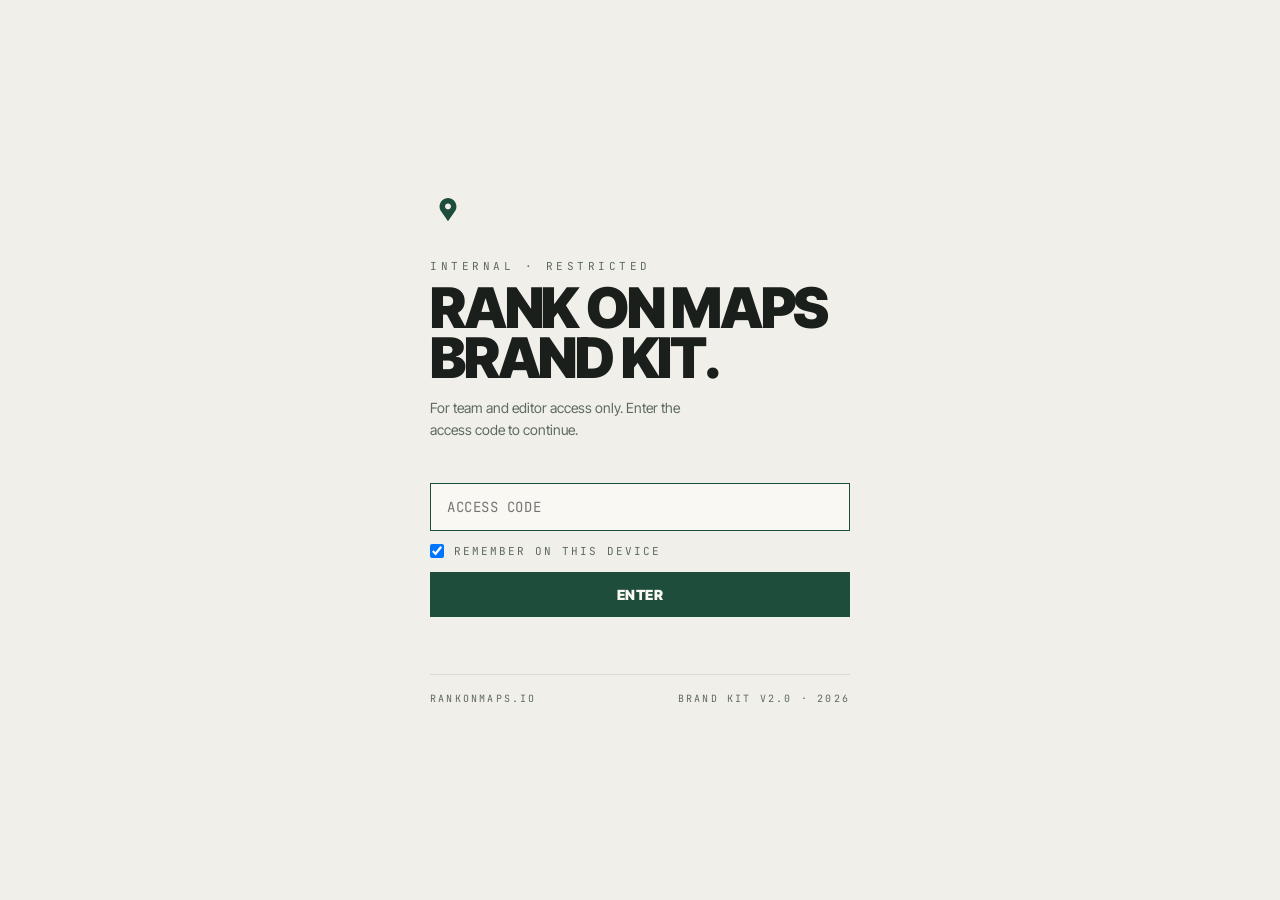
<file: brand/index.html>
<!doctype html>
<html lang="en">
<head>
<meta charset="utf-8"/>
<meta name="viewport" content="width=device-width, initial-scale=1"/>
<title>Rank On Maps · Brand Kit</title>
<meta name="description" content="Rank On Maps · premium brand guidelines and editor pack."/>

<link rel="preconnect" href="https://fonts.googleapis.com"/>
<link rel="preconnect" href="https://fonts.gstatic.com" crossorigin/>
<link href="https://fonts.googleapis.com/css2?family=Inter:wght@400;500;700;800;900&family=Inter+Tight:wght@400;500;700;800;900&family=Fraunces:ital,opsz,wght@0,9..144,400;0,9..144,600;1,9..144,400;1,9..144,600&family=JetBrains+Mono:wght@400;700&display=swap" rel="stylesheet"/>

<style>
/* ─── LOCAL FONT FALLBACK ──────────────────────────────────────────────── */
@font-face { font-family: "InstrumentSans"; src: url("fonts/InstrumentSans-Bold.ttf") format("truetype"); font-weight: 700; font-display: swap; }
@font-face { font-family: "InstrumentSans"; src: url("fonts/InstrumentSans-Regular.ttf") format("truetype"); font-weight: 400; font-display: swap; }
@font-face { font-family: "InstrumentSerifIt"; src: url("fonts/InstrumentSerif-Italic.ttf") format("truetype"); font-weight: 400; font-style: italic; font-display: swap; }
@font-face { font-family: "JBMono"; src: url("fonts/JetBrainsMono-Regular.ttf") format("truetype"); font-weight: 400; font-display: swap; }
@font-face { font-family: "JBMono"; src: url("fonts/JetBrainsMono-Bold.ttf") format("truetype"); font-weight: 700; font-display: swap; }

/* ─── TOKENS · DIRECTION D ─────────────────────────────────────────────── */
:root {
  --page:       #F1EFE9;   /* warm-quiet background */
  --paper:      #FAF8F2;   /* cards / surfaces */
  --tone:       #D9D4C5;   /* neutral accent · replaces "second color" */
  --sage:       #1F4D3C;   /* anchor */
  --sage-soft:  #3A6E5A;   /* secondary green */
  --ink:        #1A1F1B;   /* text */
  --ink-2:      #5C6A5F;   /* secondary text */
  --rule:       rgba(26,31,27,0.10);
  --rule-strong:rgba(26,31,27,0.20);

  --display: "Inter Tight", "InstrumentSans", -apple-system, "Helvetica Neue", Arial, sans-serif;
  --body:    "Inter Tight", "InstrumentSans", -apple-system, "Helvetica Neue", Arial, sans-serif;
  --serif:   "Fraunces", "InstrumentSerifIt", Georgia, "Times New Roman", serif;
  --mono:    "JetBrains Mono", "JBMono", ui-monospace, Menlo, monospace;
}

* { box-sizing: border-box; }
html, body { margin: 0; padding: 0; }
body {
  font-family: var(--body);
  background: var(--page);
  color: var(--ink);
  font-size: 16px;
  line-height: 1.55;
  -webkit-font-smoothing: antialiased;
  text-rendering: optimizeLegibility;
}
a { color: inherit; }

/* ─── PASSWORD GATE ────────────────────────────────────────────────────── */
body:not(.unlocked) > *:not(.auth-gate) { display: none !important; }
.auth-gate {
  position: fixed; inset: 0; z-index: 1000;
  background: var(--page);
  display: flex; align-items: center; justify-content: center;
  padding: 32px;
}
body.unlocked .auth-gate { display: none; }
.auth-gate .panel {
  width: 100%; max-width: 420px;
  display: flex; flex-direction: column; gap: 28px;
}
.auth-gate .pin { width: 36px; height: 36px; color: var(--sage); }
.auth-gate .kicker {
  font-family: var(--mono); font-size: 11px; letter-spacing: 0.32em;
  color: var(--ink-2); text-transform: uppercase;
}
.auth-gate h1 {
  font-family: var(--display); font-weight: 900;
  font-size: 56px; letter-spacing: -0.04em; line-height: 0.9;
  text-transform: uppercase; color: var(--ink);
}
.auth-gate p {
  font-size: 14px; color: var(--ink-2); max-width: 36ch;
}
.auth-gate form { display: flex; flex-direction: column; gap: 12px; }
.auth-gate input {
  font-family: var(--mono); font-size: 14px; letter-spacing: 0.04em;
  padding: 14px 16px;
  background: var(--paper); border: 1px solid var(--rule-strong);
  color: var(--ink); outline: none;
}
.auth-gate input:focus { border-color: var(--sage); }
.auth-gate button {
  font-family: var(--display); font-weight: 900;
  font-size: 14px; letter-spacing: 0.04em; text-transform: uppercase;
  padding: 14px 16px; cursor: pointer;
  background: var(--sage); color: var(--paper); border: 0;
  transition: background 120ms ease;
}
.auth-gate button:hover { background: #163827; }
.auth-gate .err {
  font-family: var(--mono); font-size: 11px; letter-spacing: 0.18em;
  text-transform: uppercase; color: #8C2C1E;
  min-height: 16px;
}
.auth-gate .receipt {
  font-family: var(--mono); font-size: 10px; letter-spacing: 0.22em;
  text-transform: uppercase; color: var(--ink-2);
  padding-top: 16px; border-top: 1px solid var(--rule);
  display: flex; justify-content: space-between;
}
.auth-gate label.remember {
  display: flex; align-items: center; gap: 10px;
  font-family: var(--mono); font-size: 11px; letter-spacing: 0.18em;
  color: var(--ink-2); text-transform: uppercase; cursor: pointer;
}
.auth-gate label.remember input { margin: 0; width: 14px; height: 14px; }

/* Utilities */
.mono { font-family: var(--mono); letter-spacing: 0.04em; }
.kicker { font-family: var(--mono); font-size: 11px; letter-spacing: 0.32em; text-transform: uppercase; color: var(--ink-2); }

/* ─── LAYOUT ───────────────────────────────────────────────────────────── */
.wrap { max-width: 1280px; margin: 0 auto; padding: 0 32px; }
section { padding: 96px 0; border-top: 1px solid var(--rule); }
section:first-of-type { border-top: 0; }

h1, h2, h3, h4 { margin: 0; font-family: var(--display); }
.h-section {
  font-family: var(--display);
  font-weight: 900;
  font-size: clamp(56px, 9vw, 128px);
  letter-spacing: -0.045em;
  line-height: 0.9;
  text-transform: uppercase;
}
.h-sub {
  font-family: var(--display);
  font-weight: 900;
  font-size: 22px;
  letter-spacing: -0.02em;
  text-transform: uppercase;
  margin-top: 32px;
}
p.lead {
  font-size: 18px;
  max-width: 64ch;
  color: var(--ink-2);
  line-height: 1.55;
}

/* ─── NAV ──────────────────────────────────────────────────────────────── */
.topnav {
  position: sticky; top: 0; z-index: 50;
  background: rgba(241,239,233,0.88);
  backdrop-filter: blur(14px); -webkit-backdrop-filter: blur(14px);
  border-bottom: 1px solid var(--rule);
}
.topnav .wrap { display: flex; align-items: center; gap: 24px; padding-top: 14px; padding-bottom: 14px; }
.topnav .brand { display: flex; align-items: center; gap: 10px; font-family: var(--display); font-weight: 900; font-size: 14px; letter-spacing: 0.04em; text-transform: uppercase; }
.topnav svg.mark { width: 22px; height: 22px; color: var(--sage); }
.topnav .links { margin-left: auto; display: flex; gap: 4px; flex-wrap: wrap; }
.topnav .links a {
  font-family: var(--mono); font-size: 10px; letter-spacing: 0.22em;
  text-decoration: none; padding: 8px 12px; color: var(--ink-2);
  text-transform: uppercase;
}
.topnav .links a:hover { background: var(--paper); color: var(--ink); }

/* ─── HERO ─────────────────────────────────────────────────────────────── */
.hero {
  padding: 96px 0 112px;
  background: var(--page);
  border-bottom: 1px solid var(--rule);
}
.hero .grid { display: grid; grid-template-columns: 1.5fr 1fr; gap: 64px; align-items: end; }
.hero h1 {
  font-family: var(--display);
  font-weight: 900;
  font-size: clamp(96px, 16vw, 240px);
  line-height: 0.86;
  letter-spacing: -0.05em;
  text-transform: uppercase;
}
.hero h1 .sage { color: var(--sage); }
.hero .meta { display: flex; flex-direction: column; gap: 12px; }
.hero .meta .row {
  display: flex; gap: 16px; align-items: baseline;
  border-top: 1px solid var(--rule); padding-top: 12px;
}
.hero .meta .k {
  font-family: var(--mono); font-size: 10px; letter-spacing: 0.24em;
  color: var(--ink-2); text-transform: uppercase; min-width: 110px;
}
.hero .meta .v { font-size: 14px; }
.hero .receipt-row {
  margin-top: 56px;
  display: flex; justify-content: space-between; align-items: center;
  padding-top: 24px; border-top: 1px solid var(--rule-strong);
  font-family: var(--mono); font-size: 11px; letter-spacing: 0.28em;
  color: var(--ink); text-transform: uppercase;
}

@media (max-width: 900px) {
  .hero .grid { grid-template-columns: 1fr; }
}

/* ─── PILLARS ──────────────────────────────────────────────────────────── */
.pillars { display: grid; grid-template-columns: repeat(3, 1fr); gap: 0; margin-top: 56px; border-top: 1px solid var(--rule-strong); border-bottom: 1px solid var(--rule-strong); }
.pillar {
  padding: 36px 32px;
  border-right: 1px solid var(--rule);
  position: relative;
}
.pillar:last-child { border-right: 0; }
.pillar .num { font-family: var(--mono); font-size: 11px; letter-spacing: 0.32em; color: var(--sage); text-transform: uppercase; margin-bottom: 24px; }
.pillar h3 {
  font-family: var(--display); font-weight: 900;
  font-size: 28px; letter-spacing: -0.025em; line-height: 1.0;
  text-transform: uppercase; margin-bottom: 14px;
}
.pillar p { color: var(--ink-2); font-size: 14px; margin: 0; line-height: 1.6; }
@media (max-width: 800px) { .pillars { grid-template-columns: 1fr; } .pillar { border-right: 0; border-bottom: 1px solid var(--rule); } .pillar:last-child { border-bottom: 0; } }

/* ─── LOGO ─────────────────────────────────────────────────────────────── */
.logo-grid { display: grid; grid-template-columns: repeat(4, 1fr); gap: 0; margin-top: 48px; border: 1px solid var(--rule-strong); }
.logo-card {
  aspect-ratio: 1/1;
  display: flex; align-items: center; justify-content: center;
  position: relative; padding: 16%;
  border-right: 1px solid var(--rule);
}
.logo-card:last-child { border-right: 0; }
.logo-card.dark   { background: var(--ink); }
.logo-card.sage   { background: var(--sage); }
.logo-card.paper  { background: var(--paper); }
.logo-card.page   { background: var(--page); }
.logo-card .label {
  position: absolute; bottom: 12px; left: 14px;
  font-family: var(--mono); font-size: 10px; letter-spacing: 0.22em;
  text-transform: uppercase; color: var(--ink-2);
}
.logo-card.dark .label, .logo-card.sage .label { color: rgba(250,248,242,0.55); }

.logo-pair { display: grid; grid-template-columns: 1fr 1fr; gap: 0; margin-top: 0; border: 1px solid var(--rule-strong); border-top: 0; }
.logo-pair .logo-card { aspect-ratio: 1/1; }

.logo-rules { display: grid; grid-template-columns: 1fr 1fr; gap: 24px; margin-top: 48px; }
.rule-card {
  background: var(--paper); border: 1px solid var(--rule); padding: 28px;
}
.rule-card h4 {
  font-family: var(--display); font-weight: 900;
  font-size: 16px; letter-spacing: 0.04em; text-transform: uppercase; margin-bottom: 16px;
}
.rule-card ul { padding-left: 20px; margin: 0; color: var(--ink-2); font-size: 14px; }
.rule-card li { margin: 8px 0; line-height: 1.55; }
.rule-card.dont h4 { color: #8C2C1E; }
.rule-card.do  h4 { color: var(--sage); }
@media (max-width: 800px) { .logo-grid { grid-template-columns: 1fr 1fr; } .logo-pair { grid-template-columns: 1fr; } }

/* ─── COLOR ────────────────────────────────────────────────────────────── */
.swatches {
  display: grid; grid-template-columns: repeat(6, 1fr); gap: 0;
  margin-top: 48px;
  border: 1px solid var(--rule-strong);
}
.swatch {
  cursor: pointer; user-select: none;
  border-right: 1px solid var(--rule);
  position: relative;
}
.swatch:last-child { border-right: 0; }
.swatch .chip {
  aspect-ratio: 1/1.1;
  display: flex; flex-direction: column; justify-content: space-between;
  padding: 14px 16px;
}
.swatch .chip .top {
  font-family: var(--mono); font-size: 9px; letter-spacing: 0.24em;
  text-transform: uppercase; opacity: 0.7;
}
.swatch .chip .name {
  font-family: var(--display); font-weight: 900;
  font-size: 14px; letter-spacing: -0.01em; text-transform: uppercase;
}
.swatch .chip .hex {
  font-family: var(--mono); font-size: 11px; letter-spacing: 0.04em; margin-top: 2px;
}
.swatch .meta {
  padding: 10px 16px 16px;
  font-family: var(--mono); font-size: 10px; line-height: 1.7;
  color: var(--ink-2); border-top: 1px solid var(--rule);
}
.swatch.copied::after {
  content: "COPIED";
  position: absolute; right: 14px; top: 14px;
  font-family: var(--mono); font-size: 9px; letter-spacing: 0.2em;
  padding: 3px 7px; background: var(--ink); color: var(--page);
}

@media (max-width: 1000px) { .swatches { grid-template-columns: repeat(3, 1fr); } }
@media (max-width: 600px)  { .swatches { grid-template-columns: repeat(2, 1fr); } }

.ratio-bar { display: flex; height: 56px; margin-top: 32px; border: 1px solid var(--rule-strong); }
.ratio-bar > div {
  display: flex; align-items: center; padding: 0 14px;
  font-family: var(--mono); font-size: 10px; letter-spacing: 0.20em;
  text-transform: uppercase;
}

/* ─── TYPE ─────────────────────────────────────────────────────────────── */
.type-block {
  background: var(--paper); border: 1px solid var(--rule);
  padding: 36px; margin-top: 16px;
}
.type-block .meta {
  display: flex; gap: 24px; flex-wrap: wrap;
  font-family: var(--mono); font-size: 10px; letter-spacing: 0.22em;
  text-transform: uppercase; color: var(--ink-2);
  margin-bottom: 24px; padding-bottom: 16px; border-bottom: 1px solid var(--rule);
}
.type-block .sample-display {
  font-family: var(--display); font-weight: 900;
  font-size: clamp(56px, 9vw, 130px);
  line-height: 0.9; letter-spacing: -0.045em;
  text-transform: uppercase;
}
.type-block .sample-display .sage { color: var(--sage); }
.type-block .sample-body {
  font-family: var(--body); font-weight: 500;
  font-size: 16px; line-height: 1.6; color: var(--ink-2);
  text-transform: uppercase; letter-spacing: 0.02em;
  max-width: 60ch;
}
.type-block .sample-body-sentence {
  font-family: var(--body); font-weight: 400;
  font-size: 16px; line-height: 1.6; color: var(--ink-2);
  margin-top: 16px; max-width: 60ch;
}
.type-block .sample-mono {
  font-family: var(--mono); font-size: 14px; line-height: 1.85;
  color: var(--ink); margin-top: 24px; padding-top: 16px;
  border-top: 1px solid var(--rule);
  letter-spacing: 0.04em;
}
.type-block .sample-mono .dim { color: var(--ink-2); }

/* Editorial / serif italic block */
.type-block.editorial { background: var(--page); }
.type-block.editorial .quote {
  font-family: var(--serif); font-style: italic; font-weight: 400;
  font-size: clamp(32px, 5vw, 56px);
  line-height: 1.18; letter-spacing: -0.015em;
  color: var(--ink);
  max-width: 28ch;
}
.type-block.editorial .quote .sage { color: var(--sage); }
.type-block.editorial .attr {
  font-family: var(--mono); font-size: 11px; letter-spacing: 0.22em;
  text-transform: uppercase; color: var(--ink-2);
  margin-top: 32px; padding-top: 16px; border-top: 1px solid var(--rule);
  display: flex; justify-content: space-between;
}

/* ─── VIDEO TEMPLATES ──────────────────────────────────────────────────── */
.tpl-grid { display: grid; grid-template-columns: repeat(2, 1fr); gap: 24px; margin-top: 48px; }
.tpl { background: var(--paper); border: 1px solid var(--rule); padding: 24px; }
.tpl .frame { background: var(--ink); display: flex; align-items: center; justify-content: center; overflow: hidden; }
.tpl .frame img { width: 100%; height: auto; display: block; }
.tpl .frame.r9x16 { aspect-ratio: 9/16; max-height: 600px; margin: 0 auto; }
.tpl .frame.r16x9 { aspect-ratio: 16/9; }
.tpl h4 {
  margin-top: 20px; font-family: var(--display); font-weight: 900;
  font-size: 18px; letter-spacing: -0.01em; text-transform: uppercase;
}
.tpl .specs {
  font-family: var(--mono); font-size: 11px; line-height: 1.85;
  color: var(--ink-2); margin-top: 8px; letter-spacing: 0.04em;
}
@media (max-width: 800px) { .tpl-grid { grid-template-columns: 1fr; } }

/* ─── RECIPE TABLES ────────────────────────────────────────────────────── */
.recipe { background: var(--paper); border: 1px solid var(--rule); margin-top: 24px; overflow: hidden; }
.recipe table { width: 100%; border-collapse: collapse; }
.recipe th, .recipe td {
  padding: 14px 18px; text-align: left;
  font-size: 13px; line-height: 1.55;
  border-bottom: 1px solid var(--rule); vertical-align: top;
}
.recipe th {
  font-family: var(--mono); font-size: 10px; letter-spacing: 0.22em;
  text-transform: uppercase; color: var(--ink-2);
  background: var(--page);
}
.recipe td.k {
  font-family: var(--mono); color: var(--ink); width: 220px;
  text-transform: uppercase; letter-spacing: 0.06em; font-size: 11px;
}
.recipe tr:last-child td { border-bottom: 0; }

/* ─── DO/DONT ──────────────────────────────────────────────────────────── */
.do-dont { display: grid; grid-template-columns: 1fr 1fr; gap: 24px; margin-top: 48px; }
@media (max-width: 800px) { .do-dont { grid-template-columns: 1fr; } }

/* ─── CHECKLIST ────────────────────────────────────────────────────────── */
.checklist { columns: 2; column-gap: 32px; margin-top: 24px; }
.checklist .item {
  break-inside: avoid; padding: 14px 0;
  border-bottom: 1px solid var(--rule);
  display: grid; grid-template-columns: 14px 1fr; gap: 14px;
  align-items: flex-start;
}
.checklist .item .box {
  width: 14px; height: 14px;
  border: 1.5px solid var(--ink); margin-top: 4px;
}
.checklist .item .t { font-size: 14px; line-height: 1.55; }
.checklist .item .t small {
  display: block; color: var(--ink-2);
  font-size: 12px; margin-top: 4px;
}
@media (max-width: 700px) { .checklist { columns: 1; } }

/* ─── FOOTER ───────────────────────────────────────────────────────────── */
footer { padding: 80px 0 64px; background: var(--ink); color: var(--page); }
footer .wrap { display: flex; justify-content: space-between; align-items: flex-end; gap: 32px; flex-wrap: wrap; }
footer .big {
  font-family: var(--display); font-weight: 900;
  font-size: clamp(72px, 12vw, 200px);
  line-height: 0.86; letter-spacing: -0.05em; text-transform: uppercase;
}
footer .big .sage { color: var(--tone); }
footer .meta {
  font-family: var(--mono); font-size: 11px; letter-spacing: 0.20em;
  text-transform: uppercase; color: rgba(241,239,233,0.55);
  line-height: 2;
}

/* ─── PRINT ────────────────────────────────────────────────────────────── */
@media print {
  .topnav { display: none; }
  body { background: white; }
  section { page-break-inside: avoid; padding: 32px 0; }
}
</style>
</head>
<body>

<!-- ─── PASSWORD GATE ───────────────────────────────────────────────────── -->
<div class="auth-gate" id="authGate">
  <div class="panel">
    <svg class="pin" viewBox="0 0 512 512" aria-hidden="true">
      <path fill="currentColor" d="M256 56c-66.3 0-120 53.7-120 120 0 24 7 46.4 19.2 65.2L256 388l100.8-146.8C369 222.4 376 200 376 176c0-66.3-53.7-120-120-120zm0 162c-23.2 0-42-18.8-42-42s18.8-42 42-42 42 18.8 42 42-18.8 42-42 42z"/>
    </svg>
    <div>
      <div class="kicker">Internal · Restricted</div>
      <h1 style="margin-top: 8px;">Rank On Maps<br/>Brand Kit.</h1>
      <p style="margin-top: 14px;">For team and editor access only. Enter the access code to continue.</p>
    </div>
    <form id="authForm" autocomplete="off">
      <input type="password" id="authInput" placeholder="ACCESS CODE" autofocus aria-label="Access code"/>
      <label class="remember"><input type="checkbox" id="authRemember" checked/> Remember on this device</label>
      <button type="submit">Enter</button>
      <div class="err" id="authError">&nbsp;</div>
    </form>
    <div class="receipt">
      <span>RANKONMAPS.IO</span>
      <span>BRAND KIT V2.0 · 2026</span>
    </div>
  </div>
</div>

<!-- ─── TOP NAV ─────────────────────────────────────────────────────────── -->
<nav class="topnav">
  <div class="wrap">
    <div class="brand">
      <svg class="mark" viewBox="0 0 512 512" aria-hidden="true">
        <path fill="currentColor" d="M256 56c-66.3 0-120 53.7-120 120 0 24 7 46.4 19.2 65.2L256 388l100.8-146.8C369 222.4 376 200 376 176c0-66.3-53.7-120-120-120zm0 162c-23.2 0-42-18.8-42-42s18.8-42 42-42 42 18.8 42 42-18.8 42-42 42z"/>
      </svg>
      <span>Rank On Maps · Brand Kit</span>
    </div>
    <div class="links">
      <a href="#essence">Essence</a>
      <a href="#logo">Logo</a>
      <a href="#color">Color</a>
      <a href="#type">Type</a>
      <a href="#editorial">Editorial</a>
      <a href="#shortform">Short-form</a>
      <a href="#longform">Long-form</a>
      <a href="#podcast">Podcast</a>
      <a href="#deck">Decks</a>
      <a href="#motion">Motion</a>
      <a href="#color-grade">Grade</a>
      <a href="#do-dont">Do / Don't</a>
      <a href="#checklist">Checklist</a>
    </div>
  </div>
</nav>

<!-- ─── HERO ────────────────────────────────────────────────────────────── -->
<header class="hero">
  <div class="wrap">
    <div class="grid">
      <div>
        <div class="kicker">Brand kit · v2.0 · 2026</div>
        <h1 style="margin-top: 24px;">Rank<br/>On <span class="sage">Maps.</span></h1>
        <p class="lead" style="margin-top: 32px;">
          A premium local-SEO operator. Quiet authority on a warm page. Built so editors, designers, and the founder can ship work that compounds · not noise that decays.
        </p>
      </div>
      <div class="meta">
        <div class="row"><span class="k">Domain</span><span class="v mono">rankonmaps.io</span></div>
        <div class="row"><span class="k">Personality</span><span class="v">Authoritative · Considered · Structured</span></div>
        <div class="row"><span class="k">Use</span><span class="v">Decks · Reels / TikTok / Shorts · YouTube · Podcast</span></div>
        <div class="row"><span class="k">Logo</span><span class="v">Icon-led / app-icon</span></div>
        <div class="row"><span class="k">Color depth</span><span class="v">Anchor + neutrals · no second color</span></div>
        <div class="row"><span class="k">Type voice</span><span class="v">Inter Tight 900 · all-caps · no emoji</span></div>
      </div>
    </div>
    <div class="receipt-row">
      <span>RANK ON MAPS</span>
      <span>·</span>
      <span>FIG. 00 · COVER PLATE</span>
      <span>·</span>
      <span>EDITION 2026</span>
      <span>·</span>
      <span>↗ RANKONMAPS.IO</span>
    </div>
  </div>
</header>

<!-- ─── ESSENCE ─────────────────────────────────────────────────────────── -->
<section id="essence">
  <div class="wrap">
    <div class="kicker">01 · Essence</div>
    <h2 class="h-section" style="margin-top: 16px;">Three lines.<br/>Hold them.</h2>
    <p class="lead" style="margin-top: 32px;">Every frame, every slide, every caption resolves to one of these. If it doesn't, it isn't Rank On Maps · it's noise.</p>

    <div class="pillars">
      <div class="pillar">
        <div class="num">01 · PROOF</div>
        <h3>Real proof,<br/>not promises.</h3>
        <p>Show the dashboard, the call volume, the map. Numbers and screenshots out-perform adjectives. Editors: build around the artifact, not the claim.</p>
      </div>
      <div class="pillar">
        <div class="num">02 · GEOGRAPHY</div>
        <h3>The map is<br/>the protagonist.</h3>
        <p>Local search is geography. Pins, radii, drive-time rings, and 3-pack frames anchor the visual world. When in doubt · show the map.</p>
      </div>
      <div class="pillar">
        <div class="num">03 · VOICE</div>
        <h3>Authority<br/>spoken plain.</h3>
        <p>Punchy headlines, short sentences, blunt verbs. We sound like a senior operator on a Tuesday · not a marketing deck on Friday.</p>
      </div>
    </div>
  </div>
</section>

<!-- ─── LOGO ────────────────────────────────────────────────────────────── -->
<section id="logo">
  <div class="wrap">
    <div class="kicker">02 · Logo</div>
    <h2 class="h-section" style="margin-top: 16px;">Icon-led.<br/>Always.</h2>
    <p class="lead" style="margin-top: 32px;">The pin is the brand. It carries the system on its own. The horizon under the pin signals geography; never remove it.</p>

    <div class="logo-grid">
      <div class="logo-card page"><img src="logo/logo-mark-ink.svg" alt="Ink mark on page"/><span class="label">01 · INK ON PAGE</span></div>
      <div class="logo-card dark"><img src="logo/logo-mark-paper.svg" alt="Paper mark on ink"/><span class="label">02 · PAPER ON INK</span></div>
      <div class="logo-card sage"><img src="logo/logo-mark-paper.svg" alt="Paper mark on sage"/><span class="label">03 · PAPER ON SAGE</span></div>
      <div class="logo-card paper"><img src="logo/logo-mark-sage.svg" alt="Sage mark on paper"/><span class="label">04 · SAGE ON PAPER</span></div>
    </div>

    <div class="logo-pair">
      <div class="logo-card page" style="aspect-ratio: 1/1; padding: 16%;">
        <img src="logo/app-icon.svg" alt="App icon, sage gradient"/>
        <span class="label">APP ICON · SAGE GRADIENT</span>
      </div>
      <div class="logo-card paper" style="aspect-ratio: 1/1; padding: 16%;">
        <img src="logo/app-icon-light.svg" alt="App icon, light"/>
        <span class="label">APP ICON · LIGHT</span>
      </div>
    </div>

    <div class="logo-rules">
      <div class="rule-card do">
        <h4>Do</h4>
        <ul>
          <li>Keep clear-space ≥ the height of the pin's circular cutout on every side.</li>
          <li>Pin must always sit above the horizon line · never floating without it.</li>
          <li>Minimum size: 32 px on screen, 12 mm in print.</li>
          <li>Use the paper mark on any photographic or sage background to preserve contrast.</li>
        </ul>
      </div>
      <div class="rule-card dont">
        <h4>Don't</h4>
        <ul>
          <li>No gradients, glows, or shadows on the pin (except the official app icon).</li>
          <li>No rotation, skew, or stretch · ever.</li>
          <li>No recolor outside the official palette.</li>
          <li>No wordmark pairing · this kit is icon-only.</li>
        </ul>
      </div>
    </div>
  </div>
</section>

<!-- ─── COLOR ───────────────────────────────────────────────────────────── -->
<section id="color">
  <div class="wrap">
    <div class="kicker">03 · Color</div>
    <h2 class="h-section" style="margin-top: 16px;">One green.<br/>And air.</h2>
    <p class="lead" style="margin-top: 32px;">A single sage forest anchors the system. There is no second color · only a warm tone neutral that handles what an accent normally would. Everything else is structure.</p>

    <div class="swatches">
      <div class="swatch" data-copy="#F1EFE9">
        <div class="chip" style="background:#F1EFE9; color:#1A1F1B;">
          <div class="top">PAGE</div>
          <div><div class="name">Warm-quiet</div><div class="hex">#F1EFE9</div></div>
        </div>
        <div class="meta">RGB 241·239·233<br/>HSL 41·26·93<br/>CMYK 4·4·9·0<br/>PMS Warm Gray 1</div>
      </div>
      <div class="swatch" data-copy="#FAF8F2">
        <div class="chip" style="background:#FAF8F2; color:#1A1F1B;">
          <div class="top">PAPER</div>
          <div><div class="name">Paper</div><div class="hex">#FAF8F2</div></div>
        </div>
        <div class="meta">RGB 250·248·242<br/>HSL 45·40·96<br/>CMYK 2·2·6·0<br/>PMS Warm Gray 1</div>
      </div>
      <div class="swatch" data-copy="#D9D4C5">
        <div class="chip" style="background:#D9D4C5; color:#1A1F1B;">
          <div class="top">TONE</div>
          <div><div class="name">Tone</div><div class="hex">#D9D4C5</div></div>
        </div>
        <div class="meta">RGB 217·212·197<br/>HSL 45·19·81<br/>CMYK 12·12·22·0<br/>PMS 7527</div>
      </div>
      <div class="swatch" data-copy="#1F4D3C">
        <div class="chip" style="background:#1F4D3C; color:#FAF8F2;">
          <div class="top">ANCHOR</div>
          <div><div class="name">Sage Forest</div><div class="hex">#1F4D3C</div></div>
        </div>
        <div class="meta">RGB 31·77·60<br/>HSL 158·43·21<br/>CMYK 80·40·70·45<br/>PMS 5535</div>
      </div>
      <div class="swatch" data-copy="#3A6E5A">
        <div class="chip" style="background:#3A6E5A; color:#FAF8F2;">
          <div class="top">SOFT</div>
          <div><div class="name">Sage Soft</div><div class="hex">#3A6E5A</div></div>
        </div>
        <div class="meta">RGB 58·110·90<br/>HSL 157·31·33<br/>CMYK 70·30·60·30<br/>PMS 5535 (75%)</div>
      </div>
      <div class="swatch" data-copy="#1A1F1B">
        <div class="chip" style="background:#1A1F1B; color:#FAF8F2;">
          <div class="top">INK</div>
          <div><div class="name">Ink</div><div class="hex">#1A1F1B</div></div>
        </div>
        <div class="meta">RGB 26·31·27<br/>HSL 132·9·11<br/>CMYK 80·65·70·85</div>
      </div>
    </div>

    <p class="kicker" style="margin-top: 14px;">Click a swatch to copy the hex.</p>

    <h3 class="h-sub">Ratio</h3>
    <p style="color: var(--ink-2); max-width: 64ch; font-size: 14px;">60 / 25 / 10 / 5. The page does most of the work. Sage anchors. Tone is the rare temperature change. Ink lands the punctuation.</p>

    <div class="ratio-bar">
      <div style="background: var(--page); flex: 60; color: var(--ink-2);">PAGE · 60%</div>
      <div style="background: var(--sage); flex: 25; color: var(--paper);">SAGE FOREST · 25%</div>
      <div style="background: var(--tone); flex: 10; color: var(--ink);">TONE · 10%</div>
      <div style="background: var(--ink); flex: 5; color: var(--page);">INK · 5%</div>
    </div>

    <h3 class="h-sub">Pairings</h3>
    <div class="recipe">
      <table>
        <thead><tr><th>Pairing</th><th>Use it for</th><th>Avoid for</th></tr></thead>
        <tbody>
          <tr><td><strong>Sage Forest · Page</strong></td><td>Most things · decks, headlines, lower-thirds.</td><td>Nothing · this is the default.</td></tr>
          <tr><td><strong>Ink · Page</strong></td><td>Long-form text, podcast captions, any neutral surface.</td><td>Logos at small size · use Sage.</td></tr>
          <tr><td><strong>Page · Tone</strong></td><td>Subtle separations between zones in decks; podcast cover backplates.</td><td>Backgrounds for short-form video · too soft to read.</td></tr>
          <tr><td><strong>Sage Forest · Paper</strong></td><td>End cards, inverted slides, app icon, podcast cover.</td><td>Body text · contrast is high but reading is heavy.</td></tr>
          <tr><td><strong>Sage Soft · anything</strong></td><td>Secondary marks: waveforms, charts, sub-rules. Never headline.</td><td>Headline color · feels weaker than Sage Forest.</td></tr>
        </tbody>
      </table>
    </div>
  </div>
</section>

<!-- ─── TYPE ────────────────────────────────────────────────────────────── -->
<section id="type">
  <div class="wrap">
    <div class="kicker">04 · Typography</div>
    <h2 class="h-section" style="margin-top: 16px;">One family.<br/>Mono for receipts.</h2>
    <p class="lead" style="margin-top: 32px;">A single typeface · Inter Tight · handles every voice on the page. JetBrains Mono carries the receipts: timestamps, plate numbers, file paths, episode codes. The system feels like an archive, not a brochure.</p>

    <div class="type-block">
      <div class="meta">
        <span>Display · Inter Tight 900</span>
        <span>Free · Google Fonts</span>
        <span>Weights 900 / 800 / 500 / 400</span>
        <span>Use 100%</span>
      </div>
      <div class="sample-display">RANK<br/>WHERE<br/><span class="sage">IT MATTERS.</span></div>
      <div class="sample-body" style="margin-top: 32px;">LOCAL SEO · SERVICE-AREA BUSINESSES · ENGINEERED FOR THE CALL, NOT THE CLICK.</div>
      <p class="sample-body-sentence">Body copy in the same family runs in sentence case at 400–500 weight, with letter-spacing at 0 and line-height around 1.55. The discipline is one family across every voice · different weights and case do all the work.</p>
      <div class="sample-mono">
        ROM · CASE 014 · 04:38<br/>
        <span class="dim">↑</span> 213% CALL VOLUME · 22 DAYS<br/>
        47 PIN PLACEMENTS · 14 KEYWORDS<br/>
        <span class="dim">↗</span> RANKONMAPS.IO
      </div>
    </div>

    <h3 class="h-sub">Editor cheat sheet · short-form caption type</h3>
    <div class="recipe">
      <table>
        <tbody>
          <tr><td class="k">Family</td><td>Inter Tight, weight 900</td></tr>
          <tr><td class="k">Size (1080×1920)</td><td>110–130 px (single-line headline)</td></tr>
          <tr><td class="k">Tracking</td><td>-45 (After Effects) · -0.045em (web)</td></tr>
          <tr><td class="k">Leading</td><td>0.90 · tight</td></tr>
          <tr><td class="k">Case</td><td>UPPERCASE</td></tr>
          <tr><td class="k">Color hierarchy</td><td>Ink for body · Sage Forest for the one word that lands · optional 6 px Sage underline on that word</td></tr>
          <tr><td class="k">Stroke / shadow</td><td>None. If readability fails on photo b-roll, drop a 6 px Ink underlay; never a glow.</td></tr>
          <tr><td class="k">Highlight rule</td><td>Either color flip <em>or</em> underline · not both.</td></tr>
        </tbody>
      </table>
    </div>
  </div>
</section>

<!-- ─── EDITORIAL ───────────────────────────────────────────────────────── -->
<section id="editorial">
  <div class="wrap">
    <div class="kicker">05 · The editorial moment</div>
    <h2 class="h-section" style="margin-top: 16px;">One italic line.<br/>Used rarely.</h2>
    <p class="lead" style="margin-top: 32px;">A single italic serif appears as the brand's whisper · not its voice. Reserved for quote pulls, podcast title cards, deck transitions, and editorial moments where authority sounds better written than declared. Less than 2% of frames.</p>

    <div class="type-block editorial">
      <div class="meta">
        <span>Editorial · Fraunces Italic 400</span>
        <span>Free · Google Fonts</span>
        <span>Use ≤ 2%</span>
        <span>Quote pulls · podcast titles · transitions</span>
      </div>
      <div class="quote">"Most agencies sell traffic. We deliver <span class="sage">phone calls:</span> measured, attributed, recurring."</div>
      <div class="attr">
        <span>DANIEL GIRMAY · FOUNDER</span>
        <span>FIG. 09 · QUOTE 03</span>
      </div>
    </div>

    <h3 class="h-sub">Where editorial is allowed</h3>
    <div class="recipe">
      <table>
        <thead><tr><th>Surface</th><th>Allowed</th><th>Forbidden</th></tr></thead>
        <tbody>
          <tr><td>9:16 quote card</td><td>Pulled quote attributed to a person.</td><td>Hooks, CTAs, sales claims.</td></tr>
          <tr><td>Podcast episode title card</td><td>Episode subtitle in italic · the line that goes on Apple Podcasts.</td><td>The episode number or main title (Inter Tight 900 only).</td></tr>
          <tr><td>Deck transition / divider</td><td>One line of italic between major sections to slow the reader down.</td><td>Body text on any deck slide.</td></tr>
          <tr><td>Long-form opener</td><td>Editorial subtitle under a YouTube title · the "what this is really about" line.</td><td>Standalone CTAs or headlines.</td></tr>
        </tbody>
      </table>
    </div>

    <p class="kicker" style="margin-top: 24px;">The italic earns its presence by rarity. If editors find themselves using it more than once or twice per piece, something is wrong.</p>
  </div>
</section>

<!-- ─── SHORT-FORM ──────────────────────────────────────────────────────── -->
<section id="shortform">
  <div class="wrap">
    <div class="kicker">06 · Short-form video · 1080 × 1920</div>
    <h2 class="h-section" style="margin-top: 16px;">Reels.<br/>TikTok.<br/>Shorts.</h2>
    <p class="lead" style="margin-top: 32px;">Built to the title-safe zone. One thought per beat, one accent moment per piece (not per frame), one pin per piece. The pace slows; the type does the punching.</p>

    <div class="tpl-grid">
      <div class="tpl">
        <div class="frame r9x16"><img src="templates/9x16-safezone.svg" alt="9:16 safe zones"/></div>
        <h4>Safe-zone reference</h4>
        <div class="specs">
          1080 × 1920 · 30 fps<br/>
          Title-safe inset: 60 px sides · 220 px top · 360 px bottom<br/>
          Right-rail (Reels/TikTok): keep last 180 px clear from y=800<br/>
          1:1 center crop: y=420–1500 (repurpose to feed)
        </div>
      </div>
      <div class="tpl">
        <div class="frame r9x16"><img src="templates/caption-style.svg" alt="Caption style"/></div>
        <h4>Caption frame</h4>
        <div class="specs">
          One thought per card · 5–7 words per line max<br/>
          Inter Tight 900 · 130 px · ALL CAPS<br/>
          Ink body · Sage Forest punch word · Sage 6 px underline<br/>
          Mono receipt top + bottom (FIG · timestamp)
        </div>
      </div>
      <div class="tpl">
        <div class="frame r9x16"><img src="templates/podcast-clip.svg" alt="Podcast clip frame"/></div>
        <h4>Podcast clip</h4>
        <div class="specs">
          Sage gradient bg #1F4D3C → #0F2E22<br/>
          Video well 60–1020 / 220–1180<br/>
          Mono receipt top-left + top-right (EP / TIME)<br/>
          Caption block 4 lines · final line in Tone
        </div>
      </div>
      <div class="tpl">
        <div class="frame r9x16"><img src="templates/quote-card.svg" alt="Editorial quote card"/></div>
        <h4>Editorial quote card</h4>
        <div class="specs">
          Paper #FAF8F2 background<br/>
          Fraunces Italic 92 px · ink + sage emphasis<br/>
          Hairline rules top + bottom · attribution in mono<br/>
          Use rarely · &lt; 2% of short-form output
        </div>
      </div>
    </div>

    <h3 class="h-sub">Cuts, transitions, sound</h3>
    <div class="recipe">
      <table>
        <tbody>
          <tr><td class="k">Cut cadence</td><td>3–4 s per cut on talking-head; 1.0–1.5 s on b-roll montages. Slower than the previous kit on purpose.</td></tr>
          <tr><td class="k">Transitions</td><td>Hard cuts default. No green flash, no whip-pans, no glitches. A single 6-frame cross-dissolve allowed at chapter breaks only.</td></tr>
          <tr><td class="k">Captions</td><td>Word-by-word reveal, 4-frame hold per word. Always burned in.</td></tr>
          <tr><td class="k">Music</td><td>Low-key drum-or-piano beds, 80–100 BPM. Duck to -20 dB under voice. No EDM.</td></tr>
          <tr><td class="k">Loud accent</td><td>One sub-thump or low whoosh per video at the punch beat. Never more.</td></tr>
        </tbody>
      </table>
    </div>
  </div>
</section>

<!-- ─── LONG-FORM ───────────────────────────────────────────────────────── -->
<section id="longform">
  <div class="wrap">
    <div class="kicker">07 · Long-form video · 1920 × 1080</div>
    <h2 class="h-section" style="margin-top: 16px;">YouTube.</h2>
    <p class="lead" style="margin-top: 32px;">Long-form earns trust. Slower pacing, more white space, more proof artifacts on screen. Headlines stay heavy and structural · the surroundings calm down further.</p>

    <div class="tpl-grid">
      <div class="tpl">
        <div class="frame r16x9"><img src="templates/title-card-16x9.svg" alt="Title card"/></div>
        <h4>Title card</h4>
        <div class="specs">
          Paper #FAF8F2 background · hairline top &amp; bottom rules<br/>
          Headline 200 px Inter Tight 900 · 2 lines max<br/>
          One word optionally in Sage Forest<br/>
          Mono receipts in all four corners
        </div>
      </div>
      <div class="tpl">
        <div class="frame r16x9"><img src="templates/lower-third.svg" alt="Lower third"/></div>
        <h4>Lower-third</h4>
        <div class="specs">
          900 × 120 box · y=860 · Paper bg · 14 px Sage stripe<br/>
          Name 44 px Inter Tight 900 · role in mono<br/>
          Optional tag chip y=800: Sage bg · uppercase mono<br/>
          Hold 4 s on first appearance, 2.5 s on returns
        </div>
      </div>
      <div class="tpl">
        <div class="frame r16x9"><img src="templates/end-card-16x9.svg" alt="End card"/></div>
        <h4>End card</h4>
        <div class="specs">
          Sage Forest field · 8% paper grid<br/>
          Two 640 × 360 slots · "next episode" + "subscribe"<br/>
          Pin in Paper · "RANKONMAPS.IO" mono bottom-right<br/>
          Hold 14–18 s · subtle BGM tail
        </div>
      </div>
      <div class="tpl">
        <div class="frame r16x9" style="background: var(--page); border: 1px solid var(--rule); padding: 32px; align-items: flex-start;">
          <div>
            <p class="kicker">YouTube delivery</p>
            <ul style="margin-top: 12px; font-size: 13px; line-height: 1.85; padding-left: 18px;">
              <li><strong>Codec:</strong> H.264 · 1080p · 16–24 Mbps · AAC 320 kbps</li>
              <li><strong>Thumbnail:</strong> 1280×720 · headline 1–4 words · face + map artifact</li>
              <li><strong>Chapters:</strong> always. 5–8 chapters on a 6–12 min video.</li>
              <li><strong>Title:</strong> no clickbait. Format "<em>Result</em> for <em>Niche</em> in <em>Time</em>".</li>
              <li><strong>End-screen:</strong> last 18 s · Subscribe + next episode.</li>
            </ul>
          </div>
        </div>
        <h4>Delivery checklist</h4>
        <div class="specs">Reusable export preset. Don't deviate per episode.</div>
      </div>
    </div>
  </div>
</section>

<!-- ─── PODCAST ─────────────────────────────────────────────────────────── -->
<section id="podcast">
  <div class="wrap">
    <div class="kicker">08 · Podcast clips</div>
    <h2 class="h-section" style="margin-top: 16px;">Clip the moment.</h2>
    <p class="lead" style="margin-top: 32px;">Each clip stands alone · a Reel that happens to come from a podcast. The Sage gradient is the show's signature; everything else is the same kit.</p>

    <div class="recipe">
      <table>
        <tbody>
          <tr><td class="k">Format</td><td>1080 × 1920 (primary) · 1080 × 1080 (LinkedIn) · 1920 × 1080 (YouTube)</td></tr>
          <tr><td class="k">Background</td><td>Linear gradient #1F4D3C → #0F2E22, top-to-bottom</td></tr>
          <tr><td class="k">Speaker well</td><td>Rounded square · 24 px radius · centered horizontally · 50–55% of canvas height</td></tr>
          <tr><td class="k">Caption block</td><td>4 lines max · 120 px Inter Tight 900 · final or hook line in Tone</td></tr>
          <tr><td class="k">Waveform</td><td>Sage Soft #3A6E5A · 18–20 vertical bars · animate on RMS, not peak</td></tr>
          <tr><td class="k">Mono receipts</td><td>Top-left "EP.014 / CLIP 03" · top-right timestamp · bottom-right URL</td></tr>
          <tr><td class="k">Title card (optional)</td><td>Use the editorial quote-card pattern with the episode subtitle in Fraunces Italic.</td></tr>
          <tr><td class="k">Outro</td><td>Last 1.5 s: speaker fades, mark + "RANKONMAPS.IO" lands centered.</td></tr>
        </tbody>
      </table>
    </div>
  </div>
</section>

<!-- ─── DECK ────────────────────────────────────────────────────────────── -->
<section id="deck">
  <div class="wrap">
    <div class="kicker">09 · Sales decks · Pitches</div>
    <h2 class="h-section" style="margin-top: 16px;">Slides<br/>that close.</h2>
    <p class="lead" style="margin-top: 32px;">A pitch deck is a prosecution. Each slide a single exhibit. Page backgrounds, generous margins, one idea per slide, one number per slide. Inter Tight 900 carries the weight; mono carries the receipts.</p>

    <div class="recipe">
      <table>
        <thead><tr><th>Slide</th><th>Layout</th><th>Type</th><th>Color</th></tr></thead>
        <tbody>
          <tr><td>Cover</td><td>Pin top-left · client name 200 px on Page · date in mono</td><td>Inter Tight 900</td><td>Page + Ink</td></tr>
          <tr><td>The pain</td><td>Single sentence, 140 px, dead-centered</td><td>Inter Tight 900</td><td>Page + one Sage word + Sage underline</td></tr>
          <tr><td>Proof</td><td>Screenshot full-bleed left · 3-line callout right</td><td>Inter Tight 500 sentence case</td><td>Paper</td></tr>
          <tr><td>Stat slide</td><td>One number 360 px · label in mono 24 px under</td><td>Inter Tight 900 + JBMono</td><td>Sage Forest field · Paper number</td></tr>
          <tr><td>Process</td><td>3 columns, hairline-divided · sage numerals</td><td>Inter Tight 500</td><td>Paper + Sage</td></tr>
          <tr><td>Editorial transition</td><td>Single italic line dead-centered, 56 px Fraunces Italic</td><td>Fraunces Italic 400</td><td>Paper + one Sage emphasis</td></tr>
          <tr><td>Offer</td><td>Two-up: low ticket · full stack. Price in mono 80 px.</td><td>Inter Tight 900 + JBMono</td><td>Page + Sage Forest panel</td></tr>
          <tr><td>Close</td><td>Pin centered · "RANK WHERE IT MATTERS." 220 px · CTA in mono</td><td>Inter Tight 900</td><td>Sage Forest field + Tone accent</td></tr>
        </tbody>
      </table>
    </div>

    <p class="lead" style="margin-top: 24px;">16:9 at 1920 × 1080. Margins: 80 px sides, 64 px top/bottom. Never more than 24 words on a slide.</p>
  </div>
</section>

<!-- ─── MOTION ──────────────────────────────────────────────────────────── -->
<section id="motion">
  <div class="wrap">
    <div class="kicker">10 · Motion language</div>
    <h2 class="h-section" style="margin-top: 16px;">Move with intent.</h2>
    <p class="lead" style="margin-top: 32px;">Motion is structural, not decorative. Every move means something · a beat, a reveal, a transition between thoughts. If a move doesn't earn its presence, cut it.</p>

    <div class="recipe">
      <table>
        <tbody>
          <tr><td class="k">Default easing</td><td>Cubic out · After Effects: ease-out 67% · ease-in 33%</td></tr>
          <tr><td class="k">Type entrance</td><td>Up-from-baseline · 12 px travel · 320 ms</td></tr>
          <tr><td class="k">Word highlight</td><td>Color flip Ink → Sage Forest · 100 ms · no scale</td></tr>
          <tr><td class="k">Underline draw</td><td>Left-to-right wipe · 280 ms · ease-out</td></tr>
          <tr><td class="k">Frame change</td><td>Hard cut. 6-frame dissolve only at narrative chapter breaks.</td></tr>
          <tr><td class="k">Stat reveal</td><td>Numeric tween 1000 ms · ease-out · slight blur 0→0 px</td></tr>
          <tr><td class="k">Logo land</td><td>Pin drops 24 px · 320 ms · horizon scales 0→1 width · 360 ms</td></tr>
          <tr><td class="k">Editorial italic</td><td>Letter-by-letter fade-up · 60 ms per word · italic settles last</td></tr>
        </tbody>
      </table>
    </div>
  </div>
</section>

<!-- ─── COLOR GRADE ─────────────────────────────────────────────────────── -->
<section id="color-grade">
  <div class="wrap">
    <div class="kicker">11 · B-roll color treatment</div>
    <h2 class="h-section" style="margin-top: 16px;">A consistent grade.</h2>
    <p class="lead" style="margin-top: 32px;">All ROM-shot footage moves through the same grade. Clean, modern, slightly cool in the shadows, warm in the skin midtones. Not cinematic teal-and-orange · confident broadcast on a warm page.</p>

    <div class="recipe">
      <table>
        <tbody>
          <tr><td class="k">White balance</td><td>Slightly cool · 4900–5200K</td></tr>
          <tr><td class="k">Lift (shadows)</td><td>Cyan +4 · luma -3</td></tr>
          <tr><td class="k">Gamma (mids)</td><td>Warm +2 · luma +2 · saturation -4</td></tr>
          <tr><td class="k">Gain (highlights)</td><td>Neutral · luma -2 · soft roll-off</td></tr>
          <tr><td class="k">Saturation</td><td>Master 0.90 · greens lifted +6 (nature reads ROM)</td></tr>
          <tr><td class="k">Contrast</td><td>S-curve gentle · pivot 0.42</td></tr>
          <tr><td class="k">Grain</td><td>None on screen recordings · 0.6% on talking-head</td></tr>
          <tr><td class="k">LUT name</td><td>ROM_Sage_v2.cube · bake into Premiere/Resolve preset</td></tr>
        </tbody>
      </table>
    </div>
  </div>
</section>

<!-- ─── DO / DONT ───────────────────────────────────────────────────────── -->
<section id="do-dont">
  <div class="wrap">
    <div class="kicker">12 · Do · Don't</div>
    <h2 class="h-section" style="margin-top: 16px;">The line is clear.</h2>

    <div class="do-dont">
      <div class="rule-card do">
        <h4>Do</h4>
        <ul>
          <li>Default to Page #F1EFE9 backgrounds with Ink type · most things look better there.</li>
          <li>Use Sage Forest as the only color event. One word, one frame.</li>
          <li>Use the underline rule under the sage word · or color-flip it. Never both.</li>
          <li>Show real maps, real dashboards, real call counts.</li>
          <li>Run mono receipts in every corner · timestamps, fig numbers, file paths.</li>
          <li>Reserve the italic serif for ≤ 2% of frames · quote pulls, podcast titles, deck transitions.</li>
          <li>Burn captions into short-form. Always.</li>
          <li>Pin watermark on every short-form export · no exceptions.</li>
        </ul>
      </div>
      <div class="rule-card dont">
        <h4>Don't</h4>
        <ul>
          <li>No second color. No bright greens, no terracotta, no amber. Tone replaces accent.</li>
          <li>No emoji. Use mono symbols only: ↗ ↑ ↓ · /</li>
          <li>No drop shadows or gradients on the pin (except the official app icon).</li>
          <li>No italic serif outside its allowed surfaces. Don't let editors discover it.</li>
          <li>No SCIO references in any user-facing material.</li>
          <li>No glitches, whips, or flash transitions. Hard cuts only.</li>
          <li>No icon-plus-wordmark lockups · this kit is icon-led.</li>
          <li>No filler stats, no decorative icons, no stock photo "inspiration" images.</li>
        </ul>
      </div>
    </div>
  </div>
</section>

<!-- ─── CHECKLIST ───────────────────────────────────────────────────────── -->
<section id="checklist">
  <div class="wrap">
    <div class="kicker">13 · Editor checklist</div>
    <h2 class="h-section" style="margin-top: 16px;">Before you export.</h2>
    <p class="lead" style="margin-top: 32px;">Run every short-form and long-form deliverable against this list. If a box doesn't get checked, the file doesn't ship.</p>

    <div class="checklist">
      <div class="item"><div class="box"></div><div class="t">Resolution matches platform · 1080×1920 or 1920×1080.<small>30 fps unless specifically requested otherwise.</small></div></div>
      <div class="item"><div class="box"></div><div class="t">Title-safe and right-rail clearances respected.<small>Check on real device, not just preview.</small></div></div>
      <div class="item"><div class="box"></div><div class="t">Captions burned in, word-by-word, on every short-form.<small>Inter Tight 900 · 130 px · Ink with Sage punch word.</small></div></div>
      <div class="item"><div class="box"></div><div class="t">Sage event happens at most twice per piece.<small>One color flip, one underline. Never decorative.</small></div></div>
      <div class="item"><div class="box"></div><div class="t">Mono receipts in at least two corners on every frame.<small>FIG number, timestamp, episode code, or file path.</small></div></div>
      <div class="item"><div class="box"></div><div class="t">Pin watermark present (bottom-right or bottom-left, 14% scale, 55% opacity).<small>Skip only on title cards where the pin is already on screen.</small></div></div>
      <div class="item"><div class="box"></div><div class="t">Italic serif used 0–1 times in this piece.<small>If it appears, it's a quote, a transition, or a podcast title.</small></div></div>
      <div class="item"><div class="box"></div><div class="t">Color grade applied · ROM_Sage_v2.<small>Re-check skin tone and greens.</small></div></div>
      <div class="item"><div class="box"></div><div class="t">Audio normalized to -16 LUFS short-form, -14 LUFS YouTube.<small>True peak ≤ -1.5 dB.</small></div></div>
      <div class="item"><div class="box"></div><div class="t">No emoji anywhere on screen.<small>Mono symbols only: ↗ ↑ ↓ · /</small></div></div>
      <div class="item"><div class="box"></div><div class="t">Lower-thirds use Paper bar with Sage stripe.<small>Hold 4 s first appearance, 2.5 s returns.</small></div></div>
      <div class="item"><div class="box"></div><div class="t">End card / CTA matches kit (RANKONMAPS.IO + pin).<small>Long-form holds 14–18 s.</small></div></div>
      <div class="item"><div class="box"></div><div class="t">File name follows: ROM_[type]_[topic]_[YYMMDD]_v##.mp4<small>Example: ROM_Reel_3PackTeardown_260502_v02.mp4</small></div></div>
      <div class="item"><div class="box"></div><div class="t">Codec: H.264 · 16–24 Mbps · AAC 320 kbps.<small>Higher only if delivery spec requires it.</small></div></div>
    </div>
  </div>
</section>

<!-- ─── ASSETS ──────────────────────────────────────────────────────────── -->
<section id="assets">
  <div class="wrap">
    <div class="kicker">14 · Asset map</div>
    <h2 class="h-section" style="margin-top: 16px;">What's in the folder.</h2>
    <div class="recipe">
      <table>
        <thead><tr><th>Path</th><th>What it is</th></tr></thead>
        <tbody>
          <tr><td class="k">logo/logo-mark-ink.svg</td><td>Pin in Ink · for Page / Paper backgrounds</td></tr>
          <tr><td class="k">logo/logo-mark-paper.svg</td><td>Pin in Paper · for Ink / Sage / photo backgrounds</td></tr>
          <tr><td class="k">logo/logo-mark-sage.svg</td><td>Pin in Sage Forest · for monochrome moments on Paper</td></tr>
          <tr><td class="k">logo/app-icon.svg</td><td>iOS / Android app icon · Sage gradient + Paper pin</td></tr>
          <tr><td class="k">logo/app-icon-light.svg</td><td>Light variant for white-mode launchers</td></tr>
          <tr><td class="k">templates/9x16-safezone.svg</td><td>Reels / TikTok / Shorts safe-zone template</td></tr>
          <tr><td class="k">templates/lower-third.svg</td><td>YouTube / podcast lower-third</td></tr>
          <tr><td class="k">templates/title-card-16x9.svg</td><td>YouTube long-form title card</td></tr>
          <tr><td class="k">templates/end-card-16x9.svg</td><td>YouTube end card with subscribe + next slot</td></tr>
          <tr><td class="k">templates/podcast-clip.svg</td><td>Podcast clip frame (9:16)</td></tr>
          <tr><td class="k">templates/caption-style.svg</td><td>Reference frame for short-form caption styling</td></tr>
          <tr><td class="k">templates/quote-card.svg</td><td>Editorial quote card · Fraunces Italic · &lt; 2% use</td></tr>
          <tr><td class="k">fonts/</td><td>Local fallback fonts (Instrument Sans, Instrument Serif Italic, JetBrains Mono)</td></tr>
          <tr><td class="k">explorations/</td><td>Direction comparison + merged direction (history)</td></tr>
        </tbody>
      </table>
    </div>

    <h3 class="h-sub">Required fonts</h3>
    <p class="lead" style="margin-top: 12px;">Editors should install these system-wide for After Effects, Premiere, Figma, Keynote.</p>
    <div class="recipe">
      <table>
        <thead><tr><th>Family</th><th>Where to get it</th><th>Weights</th></tr></thead>
        <tbody>
          <tr><td><strong>Inter Tight</strong></td><td>fonts.google.com/specimen/Inter+Tight</td><td>900 · 800 · 500 · 400</td></tr>
          <tr><td><strong>Fraunces</strong> (italic only)</td><td>fonts.google.com/specimen/Fraunces</td><td>400 italic · 600 italic</td></tr>
          <tr><td><strong>JetBrains Mono</strong></td><td>fonts.google.com/specimen/JetBrains+Mono</td><td>700 · 400</td></tr>
        </tbody>
      </table>
    </div>
  </div>
</section>

<!-- ─── FOOTER ──────────────────────────────────────────────────────────── -->
<footer>
  <div class="wrap">
    <div class="big">Rank where<br/>it <span class="sage">matters.</span></div>
    <div class="meta">
      RANK ON MAPS · RANKONMAPS.IO<br/>
      BRAND KIT V2.0 · 2026 · DIRECTION D<br/>
      SHIP SIGNAL, NOT NOISE.
    </div>
  </div>
</footer>

<script>
/* ─── PASSWORD GATE ─────────────────────────────────────────────────────
   To change the password: open set-password.html, type the new password,
   copy the resulting hash, paste it as PASSWORD_HASH below.
─────────────────────────────────────────────────────────────────────── */
const PASSWORD_HASH = '74211262d98fb52c7620525dea3bb985d06f1ce858cedc67d1948785e4ca3ec2';
const STORAGE_KEY = 'rom_brand_unlocked';

async function sha256(s) {
  const buf = new TextEncoder().encode(s);
  const h = await crypto.subtle.digest('SHA-256', buf);
  return Array.from(new Uint8Array(h)).map(b => b.toString(16).padStart(2, '0')).join('');
}

function unlock() {
  document.body.classList.add('unlocked');
}

if (sessionStorage.getItem(STORAGE_KEY) === '1' || localStorage.getItem(STORAGE_KEY) === '1') {
  unlock();
}

const authForm = document.getElementById('authForm');
const authInput = document.getElementById('authInput');
const authError = document.getElementById('authError');
const authRemember = document.getElementById('authRemember');

authForm.addEventListener('submit', async (e) => {
  e.preventDefault();
  authError.textContent = ' ';
  const candidate = authInput.value.trim();
  if (!candidate) return;
  const hash = await sha256(candidate);
  if (hash === PASSWORD_HASH) {
    sessionStorage.setItem(STORAGE_KEY, '1');
    if (authRemember.checked) localStorage.setItem(STORAGE_KEY, '1');
    unlock();
  } else {
    authError.textContent = 'Incorrect access code.';
    authInput.value = '';
    authInput.focus();
  }
});

/* ─── SWATCH COPY ─────────────────────────────────────────────────────── */
document.querySelectorAll('.swatch').forEach(s => {
  s.addEventListener('click', async () => {
    const v = s.dataset.copy;
    try { await navigator.clipboard.writeText(v); } catch (e) {}
    s.classList.add('copied');
    setTimeout(() => s.classList.remove('copied'), 1100);
  });
});
</script>
</body>
</html>
</file>
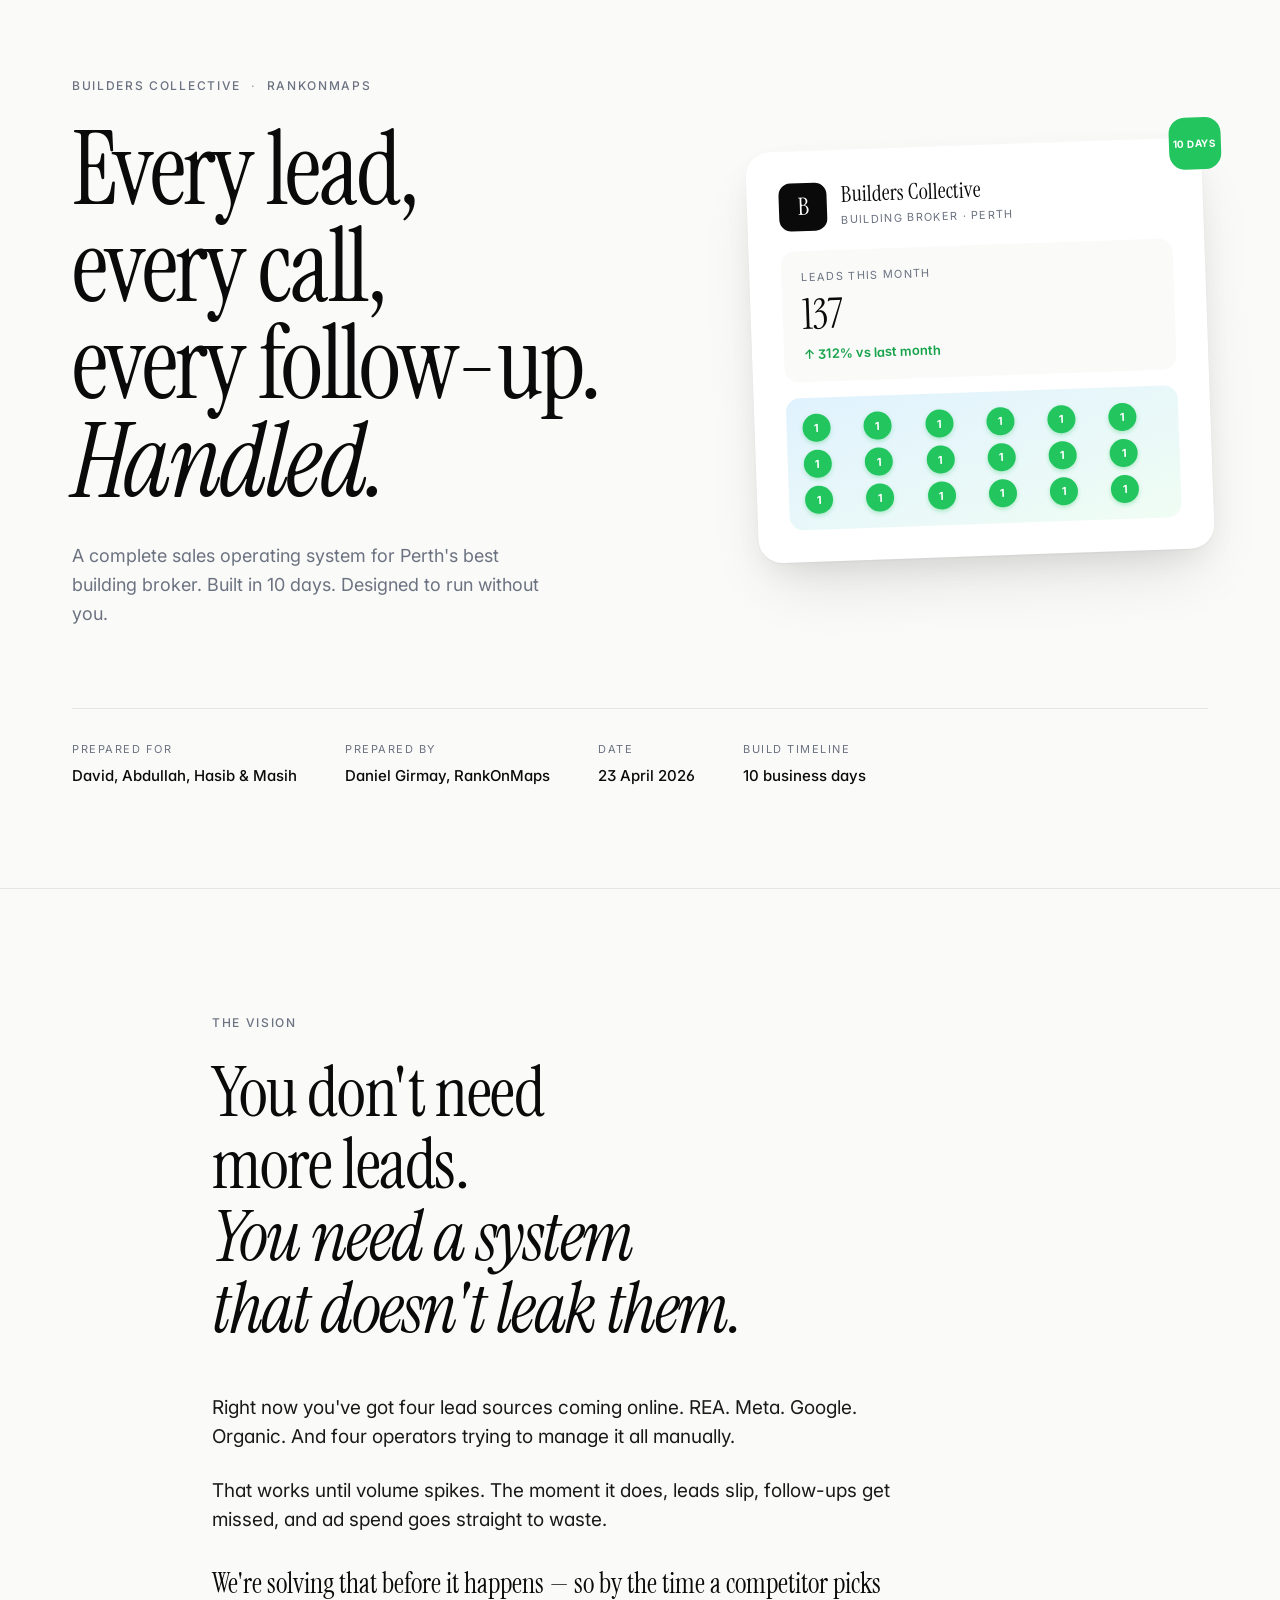
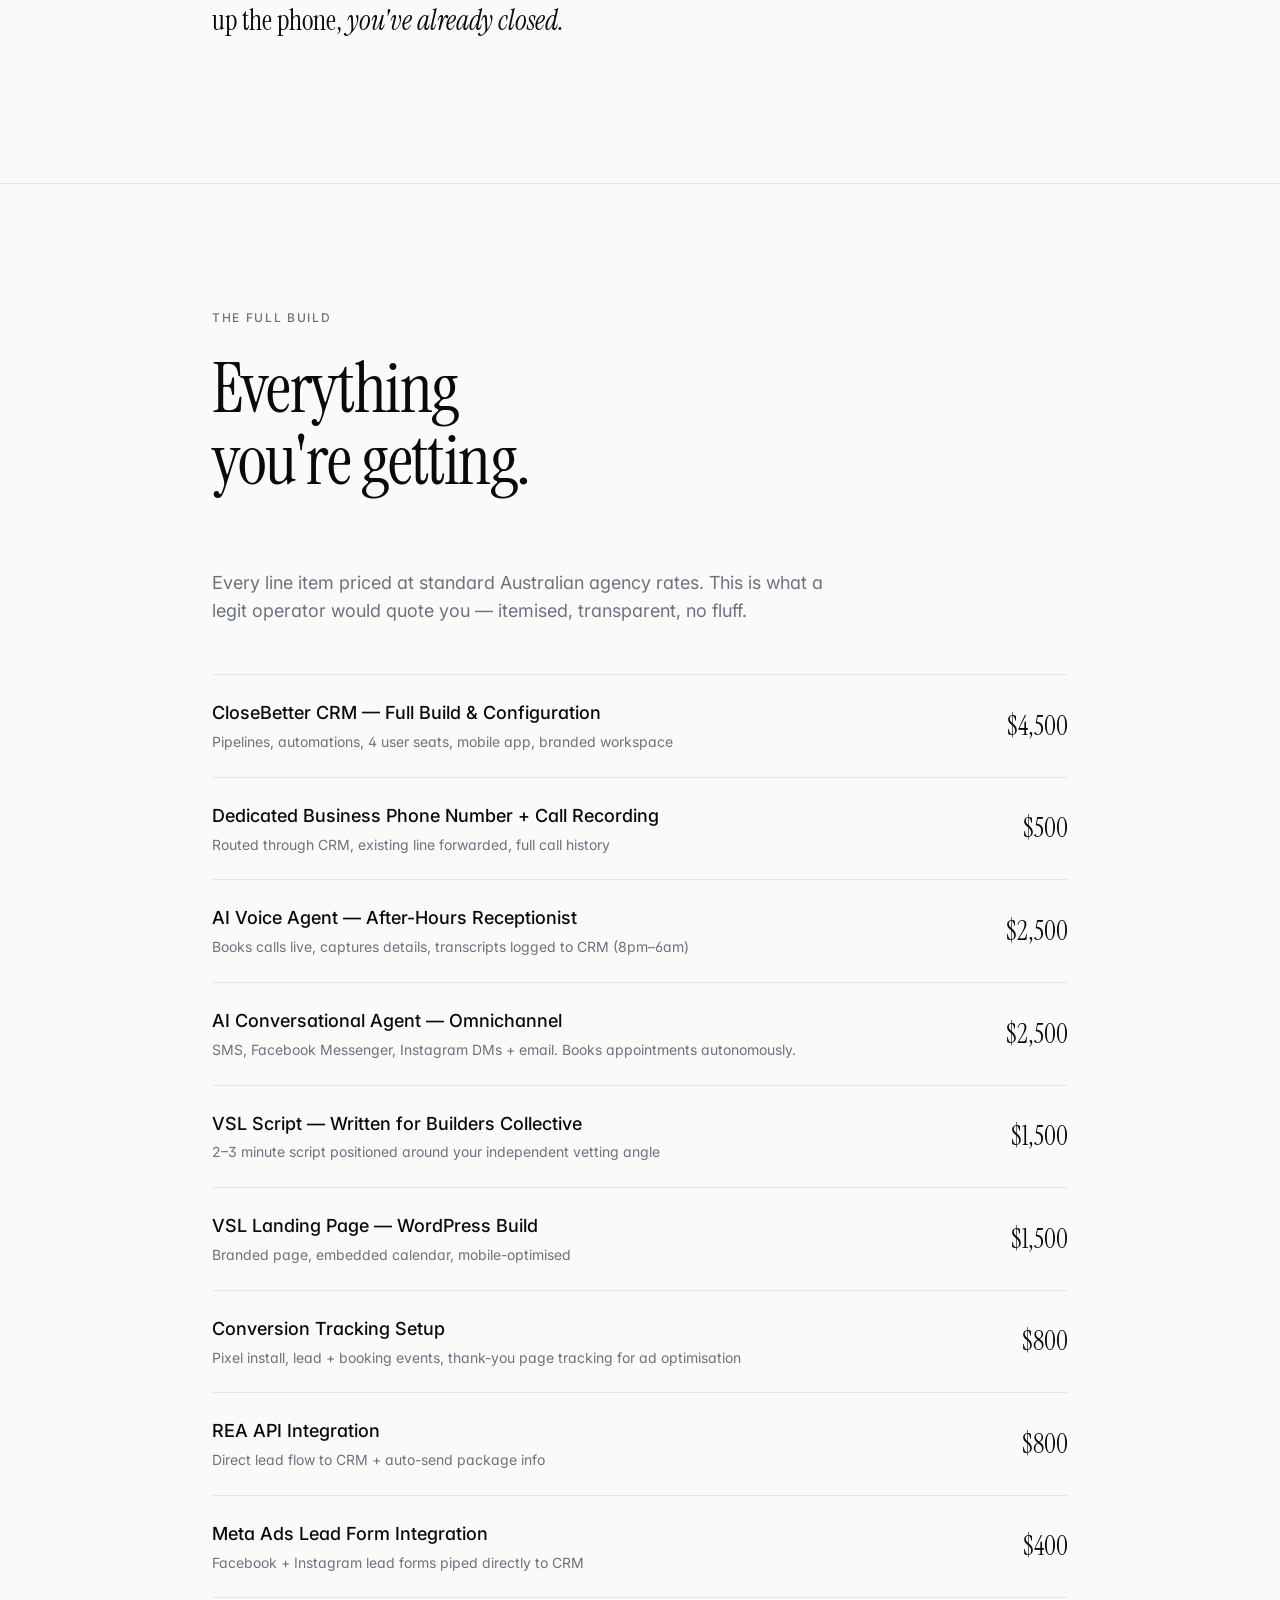
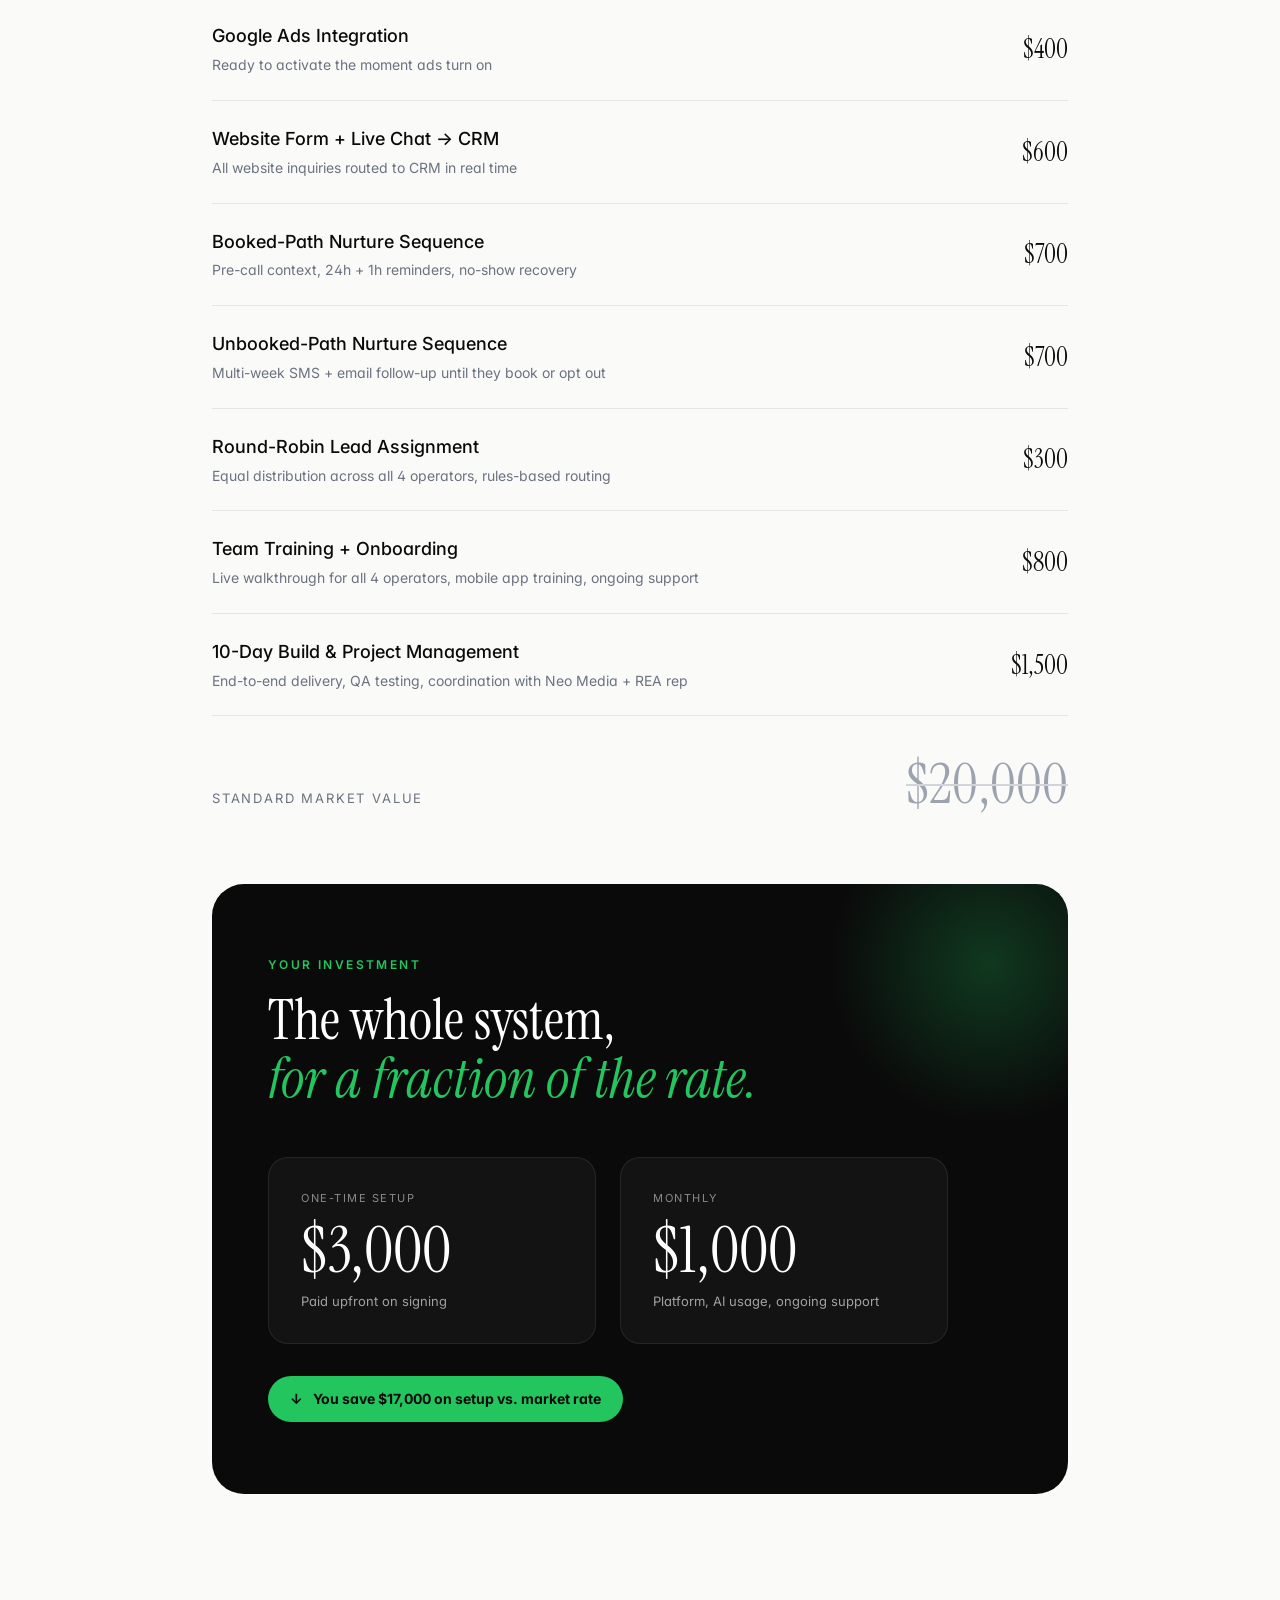
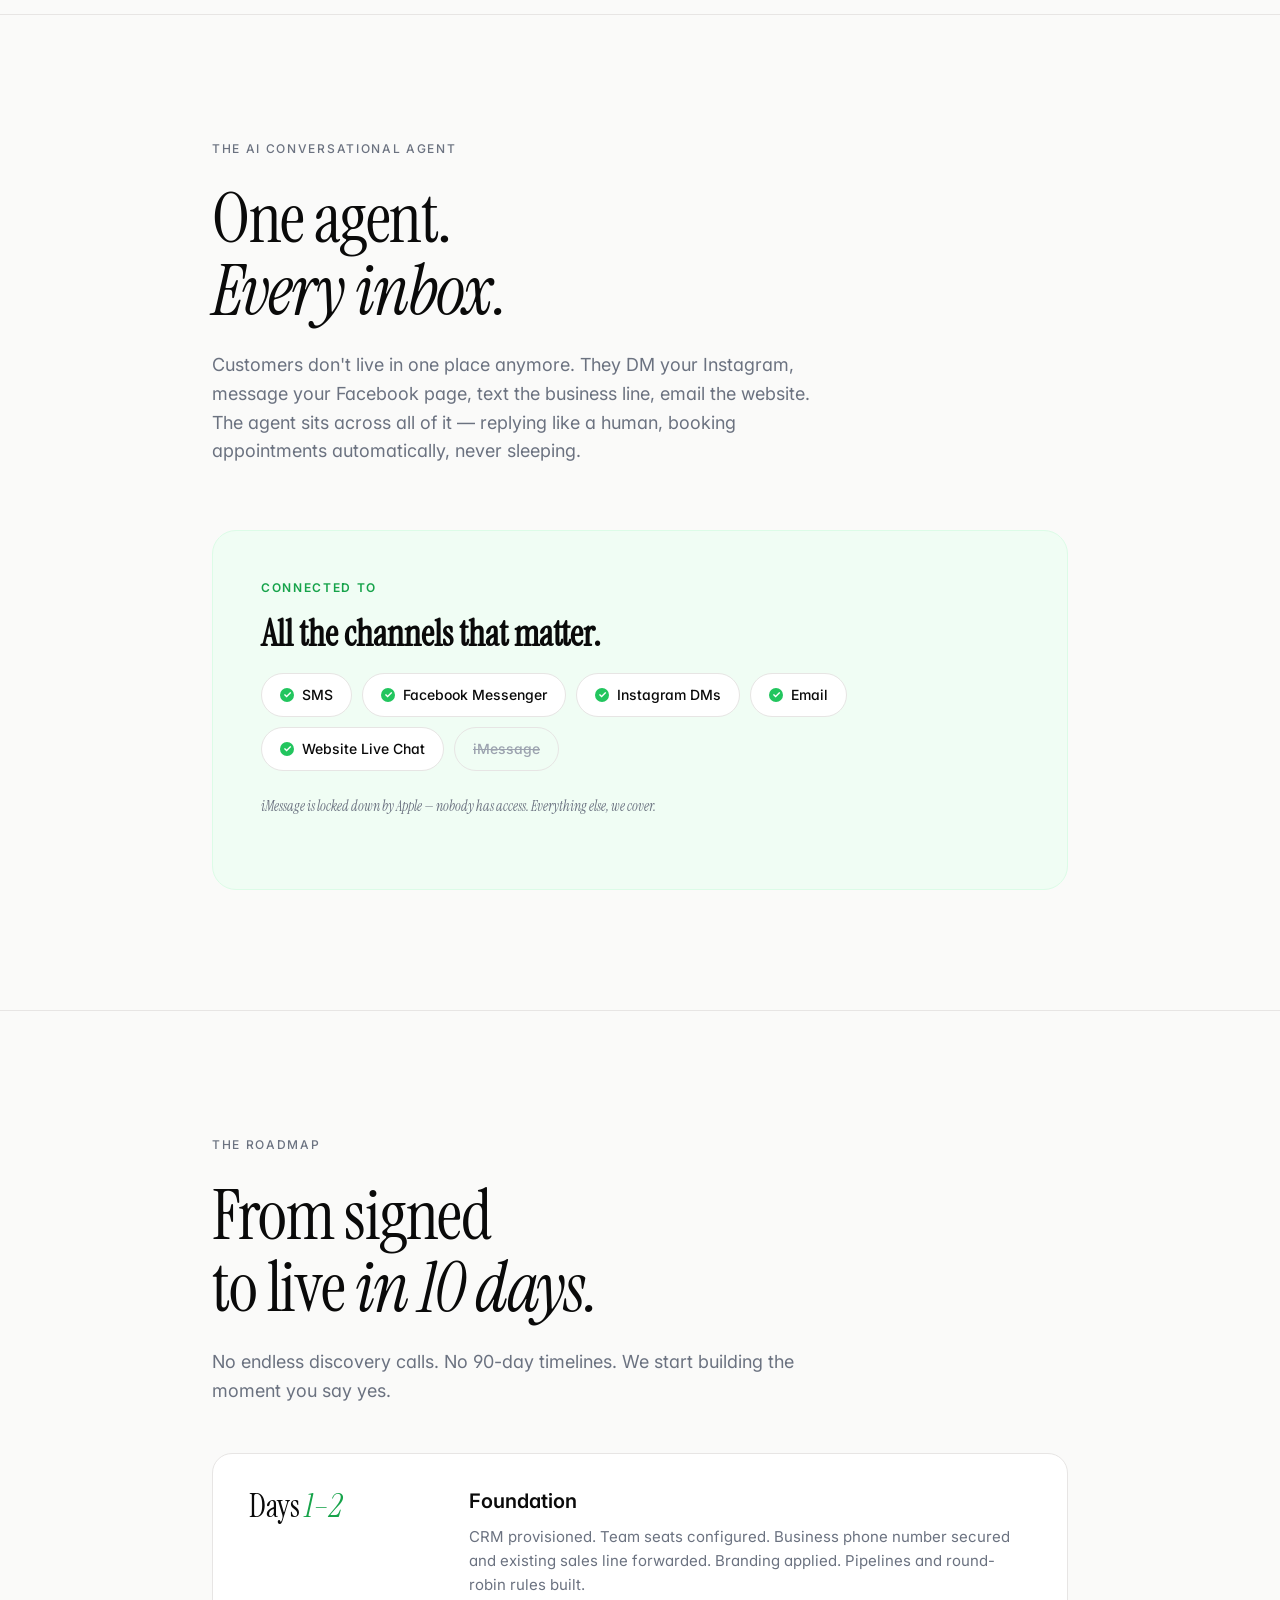
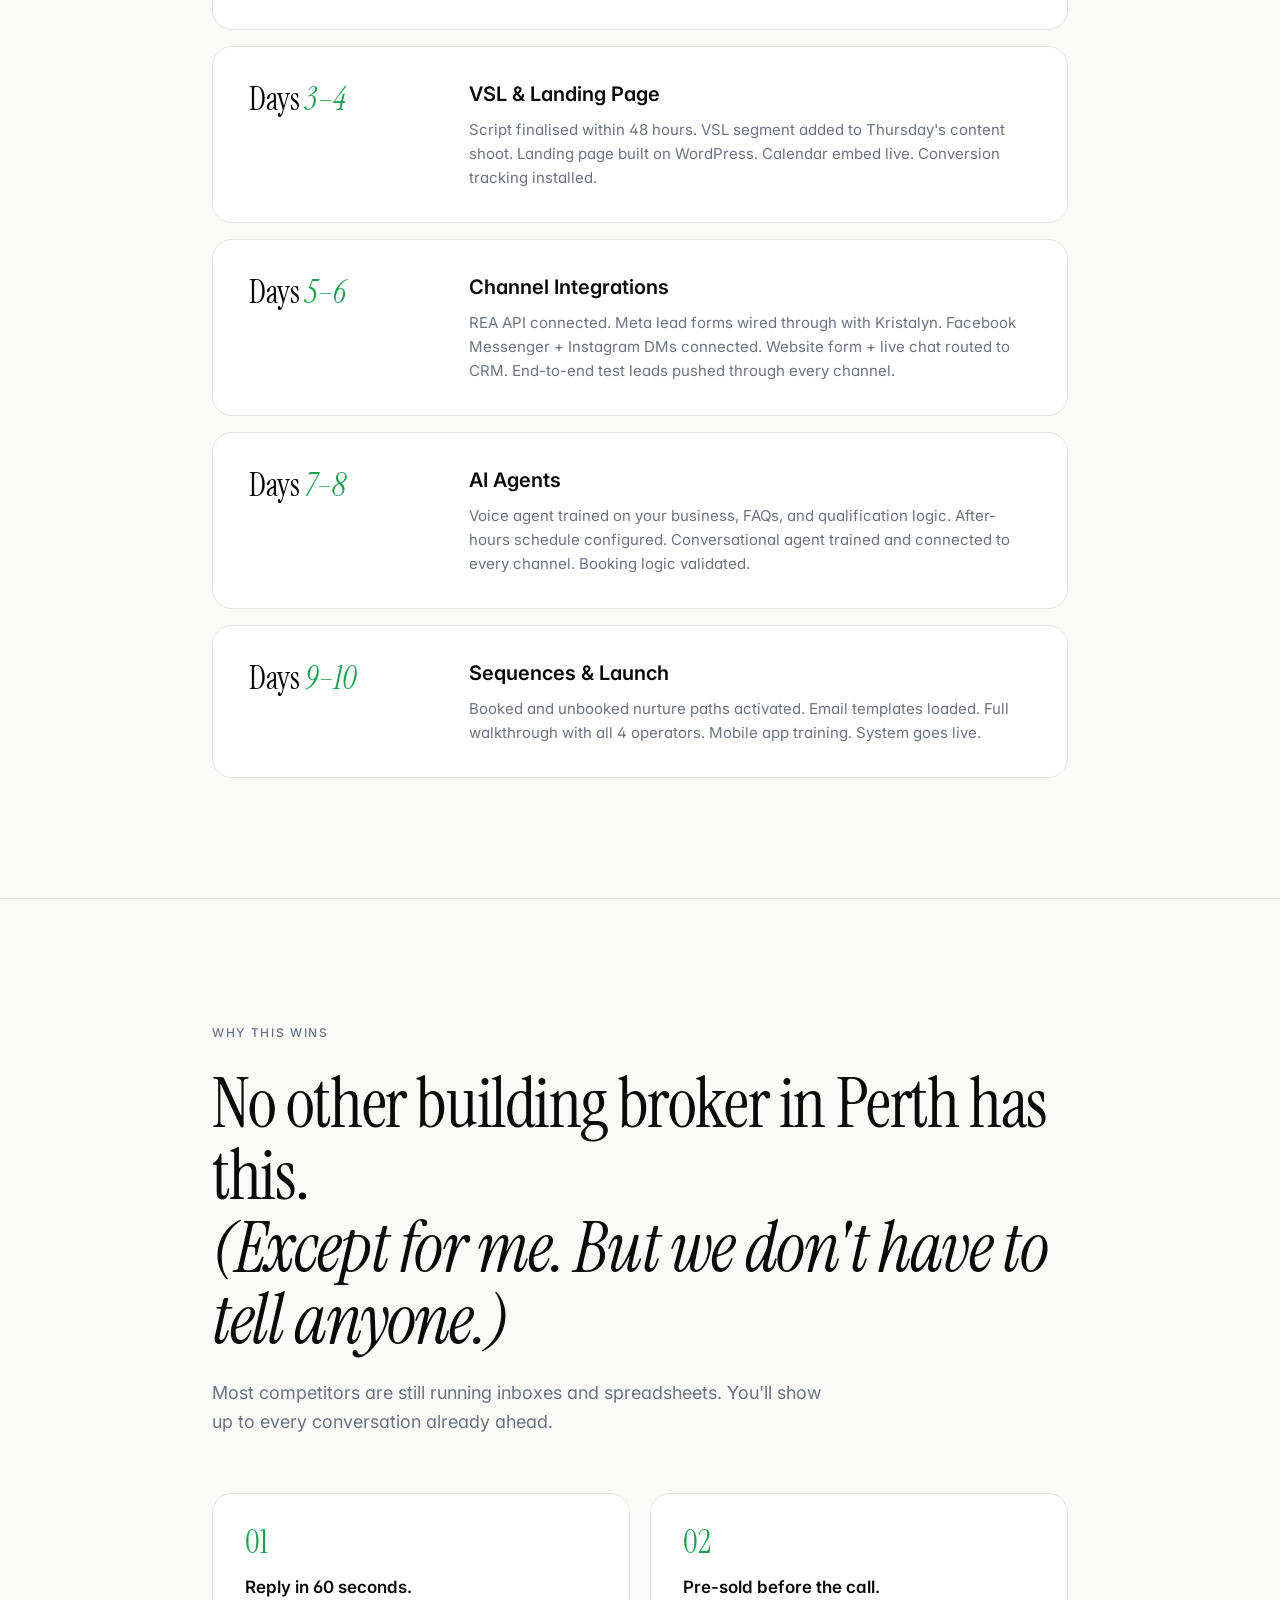
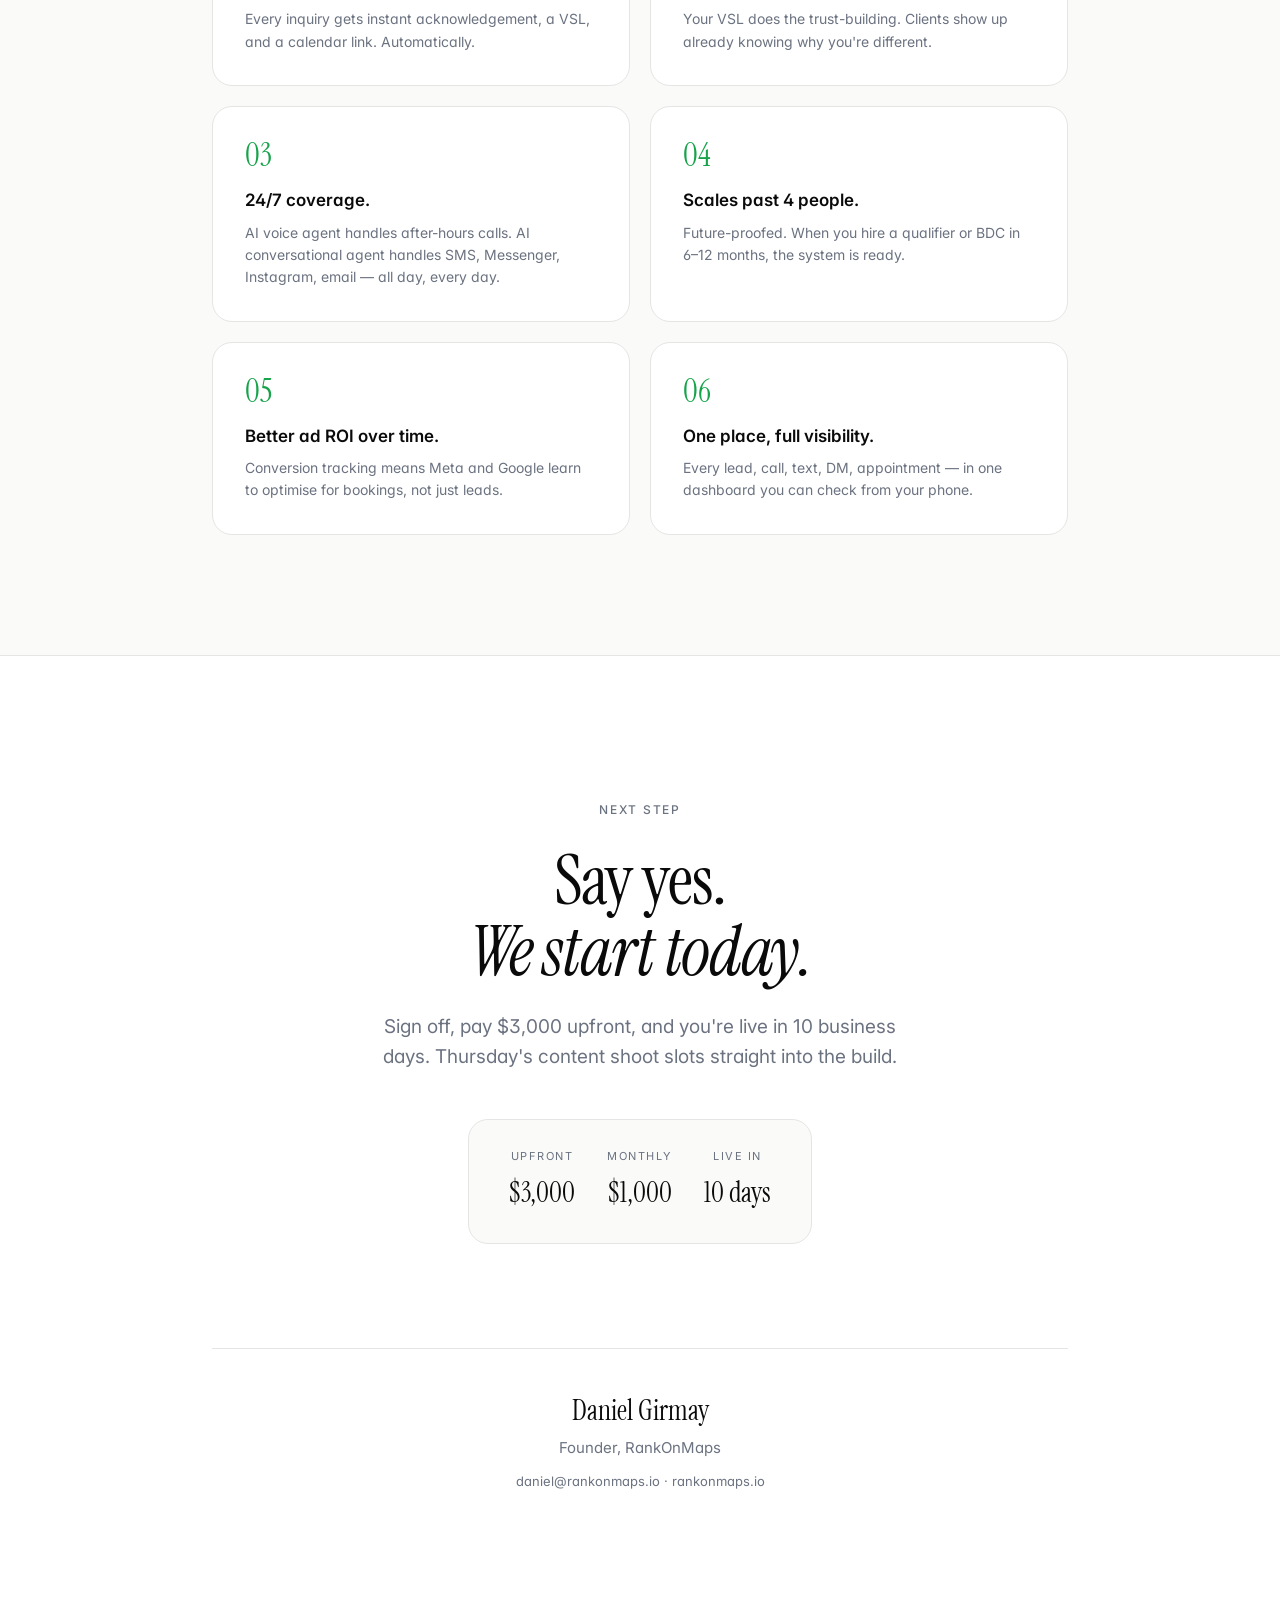
<file: builders-collective/index.html>
<!DOCTYPE html>
<html lang="en">
<head>
<meta charset="UTF-8">
<meta name="viewport" content="width=device-width, initial-scale=1.0">
<title>Builders Collective × RankOnMaps — Custom Proposal</title>
<link rel="preconnect" href="https://fonts.googleapis.com">
<link rel="preconnect" href="https://fonts.gstatic.com" crossorigin>
<link href="https://fonts.googleapis.com/css2?family=Instrument+Serif:ital@0;1&family=Inter:wght@400;500;600;700&display=swap" rel="stylesheet">
<style>
  * { margin: 0; padding: 0; box-sizing: border-box; }

  :root {
    --bg: #fafaf9;
    --bg-alt: #ffffff;
    --ink: #0a0a0a;
    --ink-soft: #1a1a1a;
    --muted: #6b7280;
    --muted-soft: #9ca3af;
    --line: #e7e5e4;
    --line-soft: #f3f4f6;
    --green: #22c55e;
    --green-deep: #16a34a;
    --green-soft: #dcfce7;
    --green-wash: #f0fdf4;
    --strike: #d1d5db;
  }

  html { scroll-behavior: smooth; }

  body {
    font-family: 'Inter', -apple-system, BlinkMacSystemFont, sans-serif;
    background: var(--bg);
    color: var(--ink);
    line-height: 1.55;
    -webkit-font-smoothing: antialiased;
    font-feature-settings: 'ss01', 'cv11';
  }

  .serif {
    font-family: 'Instrument Serif', 'Times New Roman', serif;
    font-weight: 400;
    letter-spacing: -0.01em;
  }

  em, .italic {
    font-family: 'Instrument Serif', serif;
    font-style: italic;
    font-weight: 400;
  }

  .container {
    max-width: 1200px;
    margin: 0 auto;
    padding: 0 32px;
  }

  .narrow { max-width: 920px; }

  /* LABEL */
  .label {
    display: inline-flex;
    align-items: center;
    gap: 10px;
    font-size: 12px;
    color: var(--muted);
    letter-spacing: 0.14em;
    text-transform: uppercase;
    font-weight: 500;
  }

  .label .sep { color: var(--muted-soft); }

  /* HERO */
  .hero {
    padding: 72px 0 100px;
    position: relative;
    overflow: hidden;
  }

  .hero-grid {
    display: grid;
    grid-template-columns: 1.15fr 0.85fr;
    gap: 64px;
    align-items: center;
  }

  .hero h1 {
    font-family: 'Instrument Serif', serif;
    font-weight: 400;
    font-size: clamp(56px, 8vw, 104px);
    line-height: 0.95;
    letter-spacing: -0.025em;
    margin: 24px 0 32px;
  }

  .hero h1 em {
    color: var(--ink);
  }

  .hero .sub {
    font-size: 18px;
    color: var(--muted);
    max-width: 480px;
    line-height: 1.6;
  }

  .hero-card {
    position: relative;
    background: var(--bg-alt);
    border-radius: 24px;
    padding: 32px;
    box-shadow:
      0 1px 2px rgba(0,0,0,0.04),
      0 12px 32px -8px rgba(0,0,0,0.08),
      0 32px 64px -16px rgba(0,0,0,0.12);
    transform: rotate(-2deg);
  }

  .hero-card::before {
    content: '';
    position: absolute;
    top: -20px;
    right: -20px;
    width: 52px;
    height: 52px;
    background: var(--green);
    color: white;
    border-radius: 16px;
    display: flex;
    align-items: center;
    justify-content: center;
    font-size: 13px;
    font-weight: 600;
  }

  .hero-card::after {
    content: '10 DAYS';
    position: absolute;
    top: -20px;
    right: -20px;
    width: 52px;
    height: 52px;
    display: flex;
    align-items: center;
    justify-content: center;
    color: white;
    font-size: 10px;
    font-weight: 700;
    letter-spacing: 0.05em;
    text-align: center;
    line-height: 1.1;
  }

  .card-head {
    display: flex;
    align-items: center;
    gap: 14px;
    margin-bottom: 20px;
  }

  .card-logo {
    width: 48px;
    height: 48px;
    background: var(--ink);
    border-radius: 12px;
    display: flex;
    align-items: center;
    justify-content: center;
    color: white;
    font-family: 'Instrument Serif', serif;
    font-size: 24px;
  }

  .card-head .name {
    font-family: 'Instrument Serif', serif;
    font-size: 22px;
    line-height: 1.1;
  }

  .card-head .meta {
    font-size: 11px;
    color: var(--muted);
    letter-spacing: 0.12em;
    text-transform: uppercase;
    margin-top: 4px;
  }

  .card-stat {
    background: var(--bg);
    border-radius: 14px;
    padding: 18px 20px;
    margin-top: 16px;
  }

  .card-stat .stat-label {
    font-size: 11px;
    color: var(--muted);
    letter-spacing: 0.12em;
    text-transform: uppercase;
    margin-bottom: 8px;
  }

  .card-stat .stat-value {
    font-family: 'Instrument Serif', serif;
    font-size: 42px;
    line-height: 1;
    color: var(--ink);
  }

  .card-stat .stat-meta {
    display: flex;
    align-items: center;
    gap: 6px;
    margin-top: 8px;
    color: var(--green-deep);
    font-size: 13px;
    font-weight: 600;
  }

  /* map pins grid mini */
  .pins-grid {
    margin-top: 16px;
    background: linear-gradient(to bottom right, #e0f2fe, #f0fdf4);
    border-radius: 14px;
    padding: 16px;
    display: grid;
    grid-template-columns: repeat(6, 1fr);
    gap: 8px;
  }

  .pin {
    width: 28px;
    height: 28px;
    border-radius: 50%;
    background: var(--green);
    color: white;
    display: flex;
    align-items: center;
    justify-content: center;
    font-size: 11px;
    font-weight: 700;
    box-shadow: 0 2px 4px rgba(34,197,94,0.3);
  }

  /* META */
  .hero-meta {
    margin-top: 80px;
    padding-top: 32px;
    border-top: 1px solid var(--line);
    display: flex;
    flex-wrap: wrap;
    gap: 48px;
  }

  .meta-item .m-label {
    font-size: 11px;
    color: var(--muted);
    text-transform: uppercase;
    letter-spacing: 0.14em;
    margin-bottom: 6px;
  }

  .meta-item .m-value {
    font-size: 15px;
    font-weight: 500;
    color: var(--ink);
  }

  /* SECTIONS */
  section {
    padding: 120px 0;
    border-top: 1px solid var(--line);
  }

  h2 {
    font-family: 'Instrument Serif', serif;
    font-weight: 400;
    font-size: clamp(40px, 5.5vw, 72px);
    line-height: 1.02;
    letter-spacing: -0.02em;
    margin: 24px 0 24px;
  }

  h2 em { color: var(--ink); }

  .section-intro {
    font-size: 18px;
    color: var(--muted);
    max-width: 620px;
    line-height: 1.6;
  }

  /* VISION */
  .vision-text {
    margin-top: 48px;
    max-width: 680px;
  }

  .vision-text p {
    font-size: 19px;
    color: var(--ink-soft);
    margin-bottom: 24px;
    line-height: 1.55;
  }

  .vision-text p:last-child {
    font-family: 'Instrument Serif', serif;
    font-size: 28px;
    color: var(--ink);
    line-height: 1.3;
    margin-top: 32px;
  }

  /* VALUE STACK */
  .stack-head {
    display: grid;
    grid-template-columns: 1fr auto;
    gap: 32px;
    align-items: end;
    margin-bottom: 48px;
  }

  .stack-list {
    border-top: 1px solid var(--line);
  }

  .stack-item {
    display: grid;
    grid-template-columns: 1fr auto;
    align-items: center;
    gap: 32px;
    padding: 24px 0;
    border-bottom: 1px solid var(--line);
    transition: padding 0.2s ease;
  }

  .stack-item:hover { padding-left: 12px; }

  .stack-item .name {
    font-size: 18px;
    font-weight: 500;
    color: var(--ink);
    margin-bottom: 4px;
  }

  .stack-item .desc {
    font-size: 14px;
    color: var(--muted);
  }

  .stack-item .price {
    font-family: 'Instrument Serif', serif;
    font-size: 26px;
    color: var(--ink);
    font-variant-numeric: tabular-nums;
    white-space: nowrap;
  }

  .stack-total {
    display: grid;
    grid-template-columns: 1fr auto;
    align-items: baseline;
    gap: 32px;
    padding: 40px 0 0;
  }

  .stack-total .t-label {
    font-size: 13px;
    color: var(--muted);
    text-transform: uppercase;
    letter-spacing: 0.14em;
  }

  .stack-total .t-value {
    font-family: 'Instrument Serif', serif;
    font-size: 56px;
    line-height: 1;
    color: var(--muted-soft);
    text-decoration: line-through;
    text-decoration-thickness: 2px;
    text-decoration-color: var(--strike);
    font-variant-numeric: tabular-nums;
  }

  /* REVEAL */
  .reveal {
    margin-top: 72px;
    background: var(--ink);
    color: white;
    border-radius: 32px;
    padding: 72px 56px;
    position: relative;
    overflow: hidden;
  }

  .reveal::before {
    content: '';
    position: absolute;
    top: -80px;
    right: -80px;
    width: 320px;
    height: 320px;
    background: radial-gradient(circle, var(--green) 0%, transparent 70%);
    opacity: 0.25;
  }

  .reveal .r-label {
    font-size: 12px;
    color: var(--green);
    text-transform: uppercase;
    letter-spacing: 0.2em;
    font-weight: 600;
    margin-bottom: 16px;
    position: relative;
  }

  .reveal .r-headline {
    font-family: 'Instrument Serif', serif;
    font-size: clamp(36px, 5vw, 56px);
    line-height: 1.05;
    margin-bottom: 48px;
    max-width: 720px;
    position: relative;
  }

  .reveal .r-headline em { color: var(--green); }

  .reveal-prices {
    display: grid;
    grid-template-columns: 1fr 1fr;
    gap: 24px;
    position: relative;
    max-width: 680px;
  }

  .reveal-price {
    padding: 32px;
    background: rgba(255,255,255,0.04);
    border: 1px solid rgba(255,255,255,0.08);
    border-radius: 20px;
  }

  .reveal-price .rp-label {
    font-size: 11px;
    color: rgba(255,255,255,0.5);
    letter-spacing: 0.14em;
    text-transform: uppercase;
    margin-bottom: 12px;
  }

  .reveal-price .rp-value {
    font-family: 'Instrument Serif', serif;
    font-size: 64px;
    line-height: 1;
    color: white;
    margin-bottom: 8px;
    font-variant-numeric: tabular-nums;
  }

  .reveal-price .rp-note {
    font-size: 13px;
    color: rgba(255,255,255,0.6);
  }

  .reveal-savings {
    display: inline-flex;
    align-items: center;
    gap: 10px;
    margin-top: 32px;
    padding: 12px 22px;
    background: var(--green);
    color: var(--ink);
    border-radius: 999px;
    font-size: 14px;
    font-weight: 700;
    position: relative;
  }

  /* ROADMAP */
  .phases {
    display: grid;
    gap: 16px;
    margin-top: 48px;
  }

  .phase {
    display: grid;
    grid-template-columns: 180px 1fr;
    gap: 40px;
    padding: 32px 36px;
    background: var(--bg-alt);
    border: 1px solid var(--line);
    border-radius: 20px;
    transition: all 0.2s ease;
  }

  .phase:hover {
    transform: translateX(4px);
    border-color: var(--green);
    box-shadow: 0 8px 24px -12px rgba(34,197,94,0.2);
  }

  .phase .days {
    font-family: 'Instrument Serif', serif;
    font-size: 32px;
    color: var(--ink);
    line-height: 1;
    padding-top: 4px;
  }

  .phase .days em { color: var(--green-deep); }

  .phase .phase-title {
    font-size: 20px;
    font-weight: 600;
    color: var(--ink);
    margin-bottom: 8px;
  }

  .phase .phase-content {
    font-size: 15px;
    color: var(--muted);
    line-height: 1.6;
  }

  /* WINS */
  .wins-head .small-joke {
    font-family: 'Instrument Serif', serif;
    font-style: italic;
    color: var(--muted);
    font-size: 22px;
    margin-top: -8px;
    display: block;
  }

  .wins-grid {
    display: grid;
    grid-template-columns: repeat(auto-fit, minmax(280px, 1fr));
    gap: 20px;
    margin-top: 56px;
  }

  .win {
    padding: 32px;
    background: var(--bg-alt);
    border: 1px solid var(--line);
    border-radius: 20px;
    transition: all 0.2s;
  }

  .win:hover {
    border-color: var(--green);
    transform: translateY(-2px);
  }

  .win .w-num {
    font-family: 'Instrument Serif', serif;
    font-size: 32px;
    color: var(--green-deep);
    line-height: 1;
    margin-bottom: 16px;
  }

  .win .w-title {
    font-size: 17px;
    font-weight: 600;
    color: var(--ink);
    margin-bottom: 8px;
  }

  .win .w-desc {
    font-size: 14px;
    color: var(--muted);
    line-height: 1.6;
  }

  /* CONVERSATIONAL AGENT DETAIL */
  .channels-detail {
    margin-top: 64px;
    padding: 48px;
    background: var(--green-wash);
    border-radius: 24px;
    border: 1px solid var(--green-soft);
  }

  .channels-detail .cd-label {
    font-size: 12px;
    color: var(--green-deep);
    letter-spacing: 0.14em;
    text-transform: uppercase;
    font-weight: 600;
    margin-bottom: 16px;
  }

  .channels-detail h3 {
    font-family: 'Instrument Serif', serif;
    font-size: 36px;
    line-height: 1.1;
    margin-bottom: 20px;
    max-width: 620px;
  }

  .channels-detail p {
    font-size: 16px;
    color: var(--ink-soft);
    max-width: 620px;
    margin-bottom: 24px;
  }

  .channel-pills {
    display: flex;
    flex-wrap: wrap;
    gap: 10px;
  }

  .pill {
    display: inline-flex;
    align-items: center;
    gap: 8px;
    padding: 10px 18px;
    background: white;
    border: 1px solid var(--line);
    border-radius: 999px;
    font-size: 14px;
    font-weight: 500;
    color: var(--ink);
  }

  .pill.pill-off {
    color: var(--muted-soft);
    background: transparent;
    text-decoration: line-through;
  }

  .pill .check {
    width: 14px;
    height: 14px;
    border-radius: 50%;
    background: var(--green);
    color: white;
    font-size: 10px;
    display: flex;
    align-items: center;
    justify-content: center;
    font-weight: 700;
  }

  /* CTA */
  .cta {
    padding: 140px 0;
    text-align: center;
    background: var(--bg-alt);
  }

  .cta h2 { max-width: 780px; margin: 24px auto 24px; }
  .cta-sub {
    font-size: 19px;
    color: var(--muted);
    max-width: 560px;
    margin: 0 auto 48px;
  }

  .cta-terms {
    display: inline-flex;
    flex-wrap: wrap;
    justify-content: center;
    gap: 32px;
    padding: 28px 40px;
    background: var(--bg);
    border: 1px solid var(--line);
    border-radius: 20px;
    margin-bottom: 48px;
  }

  .cta-term .ct-label {
    font-size: 11px;
    color: var(--muted);
    text-transform: uppercase;
    letter-spacing: 0.14em;
    margin-bottom: 6px;
  }

  .cta-term .ct-value {
    font-family: 'Instrument Serif', serif;
    font-size: 28px;
    color: var(--ink);
  }

  .signature {
    margin-top: 56px;
    padding-top: 40px;
    border-top: 1px solid var(--line);
    font-size: 15px;
    color: var(--muted);
  }

  .signature .sig-name {
    font-family: 'Instrument Serif', serif;
    font-size: 28px;
    color: var(--ink);
    margin-bottom: 4px;
  }

  .signature .sig-contact {
    margin-top: 12px;
    font-size: 13px;
  }

  /* RESPONSIVE */
  @media (max-width: 900px) {
    .hero-grid { grid-template-columns: 1fr; gap: 48px; }
    .hero-card { transform: rotate(-1deg); max-width: 420px; }
    .stack-head { grid-template-columns: 1fr; }
    .phase { grid-template-columns: 1fr; gap: 16px; padding: 24px; }
    .reveal { padding: 48px 32px; border-radius: 24px; }
    .reveal-prices { grid-template-columns: 1fr; }
    .container { padding: 0 24px; }
    section { padding: 80px 0; }
    .hero { padding: 48px 0 64px; }
    .channels-detail { padding: 32px 24px; }
  }

  @media print {
    body { background: white; }
    section { page-break-inside: avoid; }
    .reveal { background: var(--bg); color: var(--ink); }
  }
</style>
</head>
<body>

<!-- HERO -->
<header class="hero">
  <div class="container">
    <div class="hero-grid">
      <div>
        <div class="label">
          <span>BUILDERS COLLECTIVE</span>
          <span class="sep">·</span>
          <span>RANKONMAPS</span>
        </div>
        <h1>Every lead,<br>every call,<br>every follow-up.<br><em>Handled.</em></h1>
        <p class="sub">A complete sales operating system for Perth's best building broker. Built in 10 days. Designed to run without you.</p>
      </div>

      <div class="hero-card">
        <div class="card-head">
          <div class="card-logo">B</div>
          <div>
            <div class="name">Builders Collective</div>
            <div class="meta">BUILDING BROKER · PERTH</div>
          </div>
        </div>
        <div class="card-stat">
          <div class="stat-label">Leads this month</div>
          <div class="stat-value">137</div>
          <div class="stat-meta">↑ 312% vs last month</div>
        </div>
        <div class="pins-grid">
          <div class="pin">1</div><div class="pin">1</div><div class="pin">1</div>
          <div class="pin">1</div><div class="pin">1</div><div class="pin">1</div>
          <div class="pin">1</div><div class="pin">1</div><div class="pin">1</div>
          <div class="pin">1</div><div class="pin">1</div><div class="pin">1</div>
          <div class="pin">1</div><div class="pin">1</div><div class="pin">1</div>
          <div class="pin">1</div><div class="pin">1</div><div class="pin">1</div>
        </div>
      </div>
    </div>

    <div class="hero-meta">
      <div class="meta-item">
        <div class="m-label">Prepared for</div>
        <div class="m-value">David, Abdullah, Hasib & Masih</div>
      </div>
      <div class="meta-item">
        <div class="m-label">Prepared by</div>
        <div class="m-value">Daniel Girmay, RankOnMaps</div>
      </div>
      <div class="meta-item">
        <div class="m-label">Date</div>
        <div class="m-value">23 April 2026</div>
      </div>
      <div class="meta-item">
        <div class="m-label">Build timeline</div>
        <div class="m-value">10 business days</div>
      </div>
    </div>
  </div>
</header>

<!-- VISION -->
<section>
  <div class="container narrow">
    <div class="label"><span>THE VISION</span></div>
    <h2>You don't need<br>more leads.<br><em>You need a system<br>that doesn't leak them.</em></h2>
    <div class="vision-text">
      <p>Right now you've got four lead sources coming online. REA. Meta. Google. Organic. And four operators trying to manage it all manually.</p>
      <p>That works until volume spikes. The moment it does, leads slip, follow-ups get missed, and ad spend goes straight to waste.</p>
      <p>We're solving that before it happens — so by the time a competitor picks up the phone, <em>you've already closed.</em></p>
    </div>
  </div>
</section>

<!-- VALUE STACK -->
<section>
  <div class="container narrow">
    <div class="stack-head">
      <div>
        <div class="label"><span>THE FULL BUILD</span></div>
        <h2>Everything<br>you're getting.</h2>
      </div>
    </div>
    <p class="section-intro">Every line item priced at standard Australian agency rates. This is what a legit operator would quote you — itemised, transparent, no fluff.</p>

    <div class="stack-list" style="margin-top: 48px;">

      <div class="stack-item">
        <div>
          <div class="name">CloseBetter CRM — Full Build & Configuration</div>
          <div class="desc">Pipelines, automations, 4 user seats, mobile app, branded workspace</div>
        </div>
        <div class="price">$4,500</div>
      </div>

      <div class="stack-item">
        <div>
          <div class="name">Dedicated Business Phone Number + Call Recording</div>
          <div class="desc">Routed through CRM, existing line forwarded, full call history</div>
        </div>
        <div class="price">$500</div>
      </div>

      <div class="stack-item">
        <div>
          <div class="name">AI Voice Agent — After-Hours Receptionist</div>
          <div class="desc">Books calls live, captures details, transcripts logged to CRM (8pm–6am)</div>
        </div>
        <div class="price">$2,500</div>
      </div>

      <div class="stack-item">
        <div>
          <div class="name">AI Conversational Agent — Omnichannel</div>
          <div class="desc">SMS, Facebook Messenger, Instagram DMs + email. Books appointments autonomously.</div>
        </div>
        <div class="price">$2,500</div>
      </div>

      <div class="stack-item">
        <div>
          <div class="name">VSL Script — Written for Builders Collective</div>
          <div class="desc">2–3 minute script positioned around your independent vetting angle</div>
        </div>
        <div class="price">$1,500</div>
      </div>

      <div class="stack-item">
        <div>
          <div class="name">VSL Landing Page — WordPress Build</div>
          <div class="desc">Branded page, embedded calendar, mobile-optimised</div>
        </div>
        <div class="price">$1,500</div>
      </div>

      <div class="stack-item">
        <div>
          <div class="name">Conversion Tracking Setup</div>
          <div class="desc">Pixel install, lead + booking events, thank-you page tracking for ad optimisation</div>
        </div>
        <div class="price">$800</div>
      </div>

      <div class="stack-item">
        <div>
          <div class="name">REA API Integration</div>
          <div class="desc">Direct lead flow to CRM + auto-send package info</div>
        </div>
        <div class="price">$800</div>
      </div>

      <div class="stack-item">
        <div>
          <div class="name">Meta Ads Lead Form Integration</div>
          <div class="desc">Facebook + Instagram lead forms piped directly to CRM</div>
        </div>
        <div class="price">$400</div>
      </div>

      <div class="stack-item">
        <div>
          <div class="name">Google Ads Integration</div>
          <div class="desc">Ready to activate the moment ads turn on</div>
        </div>
        <div class="price">$400</div>
      </div>

      <div class="stack-item">
        <div>
          <div class="name">Website Form + Live Chat → CRM</div>
          <div class="desc">All website inquiries routed to CRM in real time</div>
        </div>
        <div class="price">$600</div>
      </div>

      <div class="stack-item">
        <div>
          <div class="name">Booked-Path Nurture Sequence</div>
          <div class="desc">Pre-call context, 24h + 1h reminders, no-show recovery</div>
        </div>
        <div class="price">$700</div>
      </div>

      <div class="stack-item">
        <div>
          <div class="name">Unbooked-Path Nurture Sequence</div>
          <div class="desc">Multi-week SMS + email follow-up until they book or opt out</div>
        </div>
        <div class="price">$700</div>
      </div>

      <div class="stack-item">
        <div>
          <div class="name">Round-Robin Lead Assignment</div>
          <div class="desc">Equal distribution across all 4 operators, rules-based routing</div>
        </div>
        <div class="price">$300</div>
      </div>

      <div class="stack-item">
        <div>
          <div class="name">Team Training + Onboarding</div>
          <div class="desc">Live walkthrough for all 4 operators, mobile app training, ongoing support</div>
        </div>
        <div class="price">$800</div>
      </div>

      <div class="stack-item">
        <div>
          <div class="name">10-Day Build & Project Management</div>
          <div class="desc">End-to-end delivery, QA testing, coordination with Neo Media + REA rep</div>
        </div>
        <div class="price">$1,500</div>
      </div>

    </div>

    <div class="stack-total">
      <div class="t-label">Standard market value</div>
      <div class="t-value">$20,000</div>
    </div>

    <!-- REVEAL -->
    <div class="reveal">
      <div class="r-label">Your Investment</div>
      <div class="r-headline">The whole system,<br><em>for a fraction of the rate.</em></div>

      <div class="reveal-prices">
        <div class="reveal-price">
          <div class="rp-label">One-time setup</div>
          <div class="rp-value">$3,000</div>
          <div class="rp-note">Paid upfront on signing</div>
        </div>
        <div class="reveal-price">
          <div class="rp-label">Monthly</div>
          <div class="rp-value">$1,000</div>
          <div class="rp-note">Platform, AI usage, ongoing support</div>
        </div>
      </div>

      <div class="reveal-savings">
        <span>↓</span>
        <span>You save $17,000 on setup vs. market rate</span>
      </div>
    </div>
  </div>
</section>

<!-- CONVERSATIONAL AGENT DETAIL -->
<section>
  <div class="container narrow">
    <div class="label"><span>THE AI CONVERSATIONAL AGENT</span></div>
    <h2>One agent.<br><em>Every inbox.</em></h2>
    <p class="section-intro">Customers don't live in one place anymore. They DM your Instagram, message your Facebook page, text the business line, email the website. The agent sits across all of it — replying like a human, booking appointments automatically, never sleeping.</p>

    <div class="channels-detail">
      <div class="cd-label">CONNECTED TO</div>
      <h3>All the channels that matter.</h3>
      <div class="channel-pills">
        <span class="pill"><span class="check">✓</span>SMS</span>
        <span class="pill"><span class="check">✓</span>Facebook Messenger</span>
        <span class="pill"><span class="check">✓</span>Instagram DMs</span>
        <span class="pill"><span class="check">✓</span>Email</span>
        <span class="pill"><span class="check">✓</span>Website Live Chat</span>
        <span class="pill pill-off">iMessage</span>
      </div>
      <p style="margin-top: 24px; font-size: 14px; color: var(--muted);"><em>iMessage is locked down by Apple — nobody has access. Everything else, we cover.</em></p>
    </div>
  </div>
</section>

<!-- ROADMAP -->
<section>
  <div class="container narrow">
    <div class="label"><span>THE ROADMAP</span></div>
    <h2>From signed<br>to live <em>in 10 days.</em></h2>
    <p class="section-intro">No endless discovery calls. No 90-day timelines. We start building the moment you say yes.</p>

    <div class="phases">

      <div class="phase">
        <div class="days">Days <em>1–2</em></div>
        <div>
          <div class="phase-title">Foundation</div>
          <div class="phase-content">CRM provisioned. Team seats configured. Business phone number secured and existing sales line forwarded. Branding applied. Pipelines and round-robin rules built.</div>
        </div>
      </div>

      <div class="phase">
        <div class="days">Days <em>3–4</em></div>
        <div>
          <div class="phase-title">VSL & Landing Page</div>
          <div class="phase-content">Script finalised within 48 hours. VSL segment added to Thursday's content shoot. Landing page built on WordPress. Calendar embed live. Conversion tracking installed.</div>
        </div>
      </div>

      <div class="phase">
        <div class="days">Days <em>5–6</em></div>
        <div>
          <div class="phase-title">Channel Integrations</div>
          <div class="phase-content">REA API connected. Meta lead forms wired through with Kristalyn. Facebook Messenger + Instagram DMs connected. Website form + live chat routed to CRM. End-to-end test leads pushed through every channel.</div>
        </div>
      </div>

      <div class="phase">
        <div class="days">Days <em>7–8</em></div>
        <div>
          <div class="phase-title">AI Agents</div>
          <div class="phase-content">Voice agent trained on your business, FAQs, and qualification logic. After-hours schedule configured. Conversational agent trained and connected to every channel. Booking logic validated.</div>
        </div>
      </div>

      <div class="phase">
        <div class="days">Days <em>9–10</em></div>
        <div>
          <div class="phase-title">Sequences & Launch</div>
          <div class="phase-content">Booked and unbooked nurture paths activated. Email templates loaded. Full walkthrough with all 4 operators. Mobile app training. System goes live.</div>
        </div>
      </div>

    </div>
  </div>
</section>

<!-- WINS -->
<section>
  <div class="container narrow">
    <div class="label wins-head"><span>WHY THIS WINS</span></div>
    <h2>No other building broker in Perth has this.<br><em>(Except for me. But we don't have to tell anyone.)</em></h2>
    <p class="section-intro">Most competitors are still running inboxes and spreadsheets. You'll show up to every conversation already ahead.</p>

    <div class="wins-grid">
      <div class="win">
        <div class="w-num">01</div>
        <div class="w-title">Reply in 60 seconds.</div>
        <div class="w-desc">Every inquiry gets instant acknowledgement, a VSL, and a calendar link. Automatically.</div>
      </div>
      <div class="win">
        <div class="w-num">02</div>
        <div class="w-title">Pre-sold before the call.</div>
        <div class="w-desc">Your VSL does the trust-building. Clients show up already knowing why you're different.</div>
      </div>
      <div class="win">
        <div class="w-num">03</div>
        <div class="w-title">24/7 coverage.</div>
        <div class="w-desc">AI voice agent handles after-hours calls. AI conversational agent handles SMS, Messenger, Instagram, email — all day, every day.</div>
      </div>
      <div class="win">
        <div class="w-num">04</div>
        <div class="w-title">Scales past 4 people.</div>
        <div class="w-desc">Future-proofed. When you hire a qualifier or BDC in 6–12 months, the system is ready.</div>
      </div>
      <div class="win">
        <div class="w-num">05</div>
        <div class="w-title">Better ad ROI over time.</div>
        <div class="w-desc">Conversion tracking means Meta and Google learn to optimise for bookings, not just leads.</div>
      </div>
      <div class="win">
        <div class="w-num">06</div>
        <div class="w-title">One place, full visibility.</div>
        <div class="w-desc">Every lead, call, text, DM, appointment — in one dashboard you can check from your phone.</div>
      </div>
    </div>
  </div>
</section>

<!-- CTA -->
<section class="cta">
  <div class="container narrow">
    <div class="label"><span>NEXT STEP</span></div>
    <h2>Say yes.<br><em>We start today.</em></h2>
    <p class="cta-sub">Sign off, pay $3,000 upfront, and you're live in 10 business days. Thursday's content shoot slots straight into the build.</p>

    <div class="cta-terms">
      <div class="cta-term">
        <div class="ct-label">Upfront</div>
        <div class="ct-value">$3,000</div>
      </div>
      <div class="cta-term">
        <div class="ct-label">Monthly</div>
        <div class="ct-value">$1,000</div>
      </div>
      <div class="cta-term">
        <div class="ct-label">Live in</div>
        <div class="ct-value">10 days</div>
      </div>
    </div>

    <div class="signature">
      <div class="sig-name">Daniel Girmay</div>
      <div>Founder, RankOnMaps</div>
      <div class="sig-contact">daniel@rankonmaps.io · rankonmaps.io</div>
    </div>
  </div>
</section>

</body>
</html>
</file>
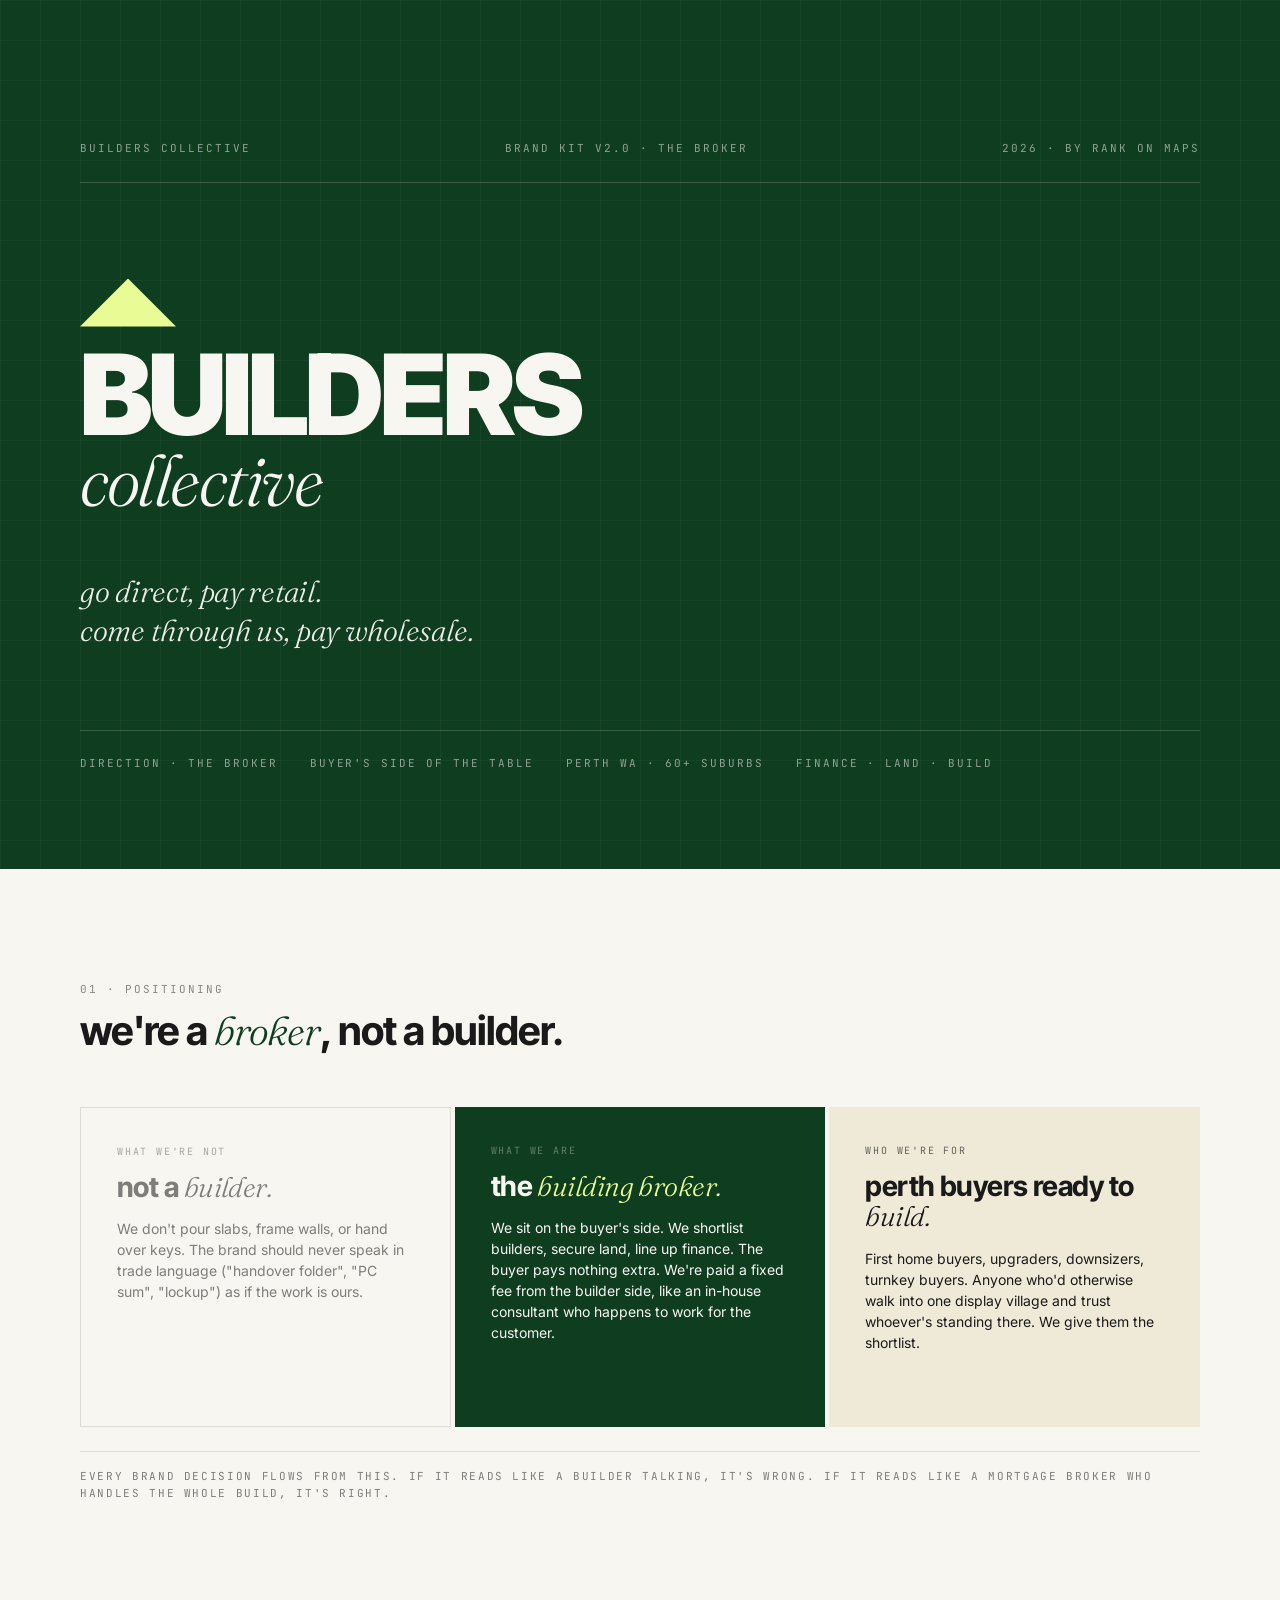
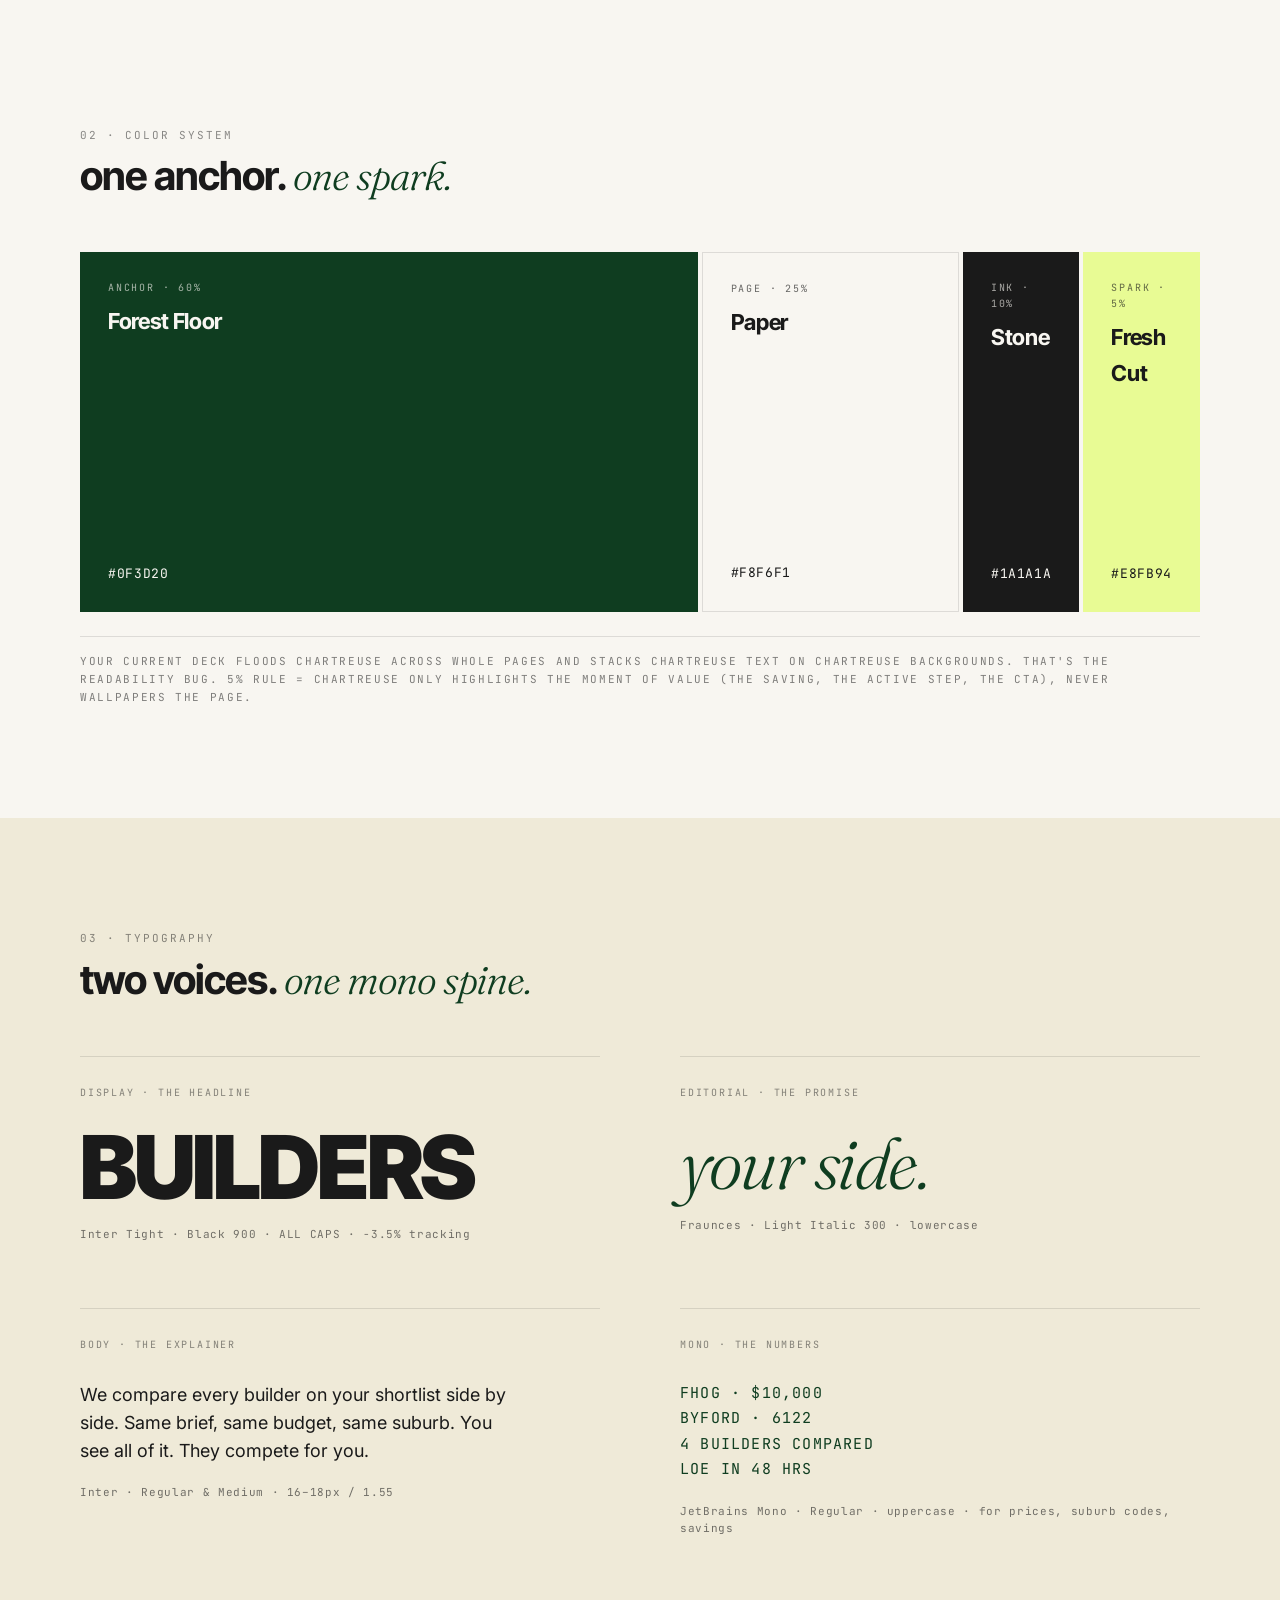
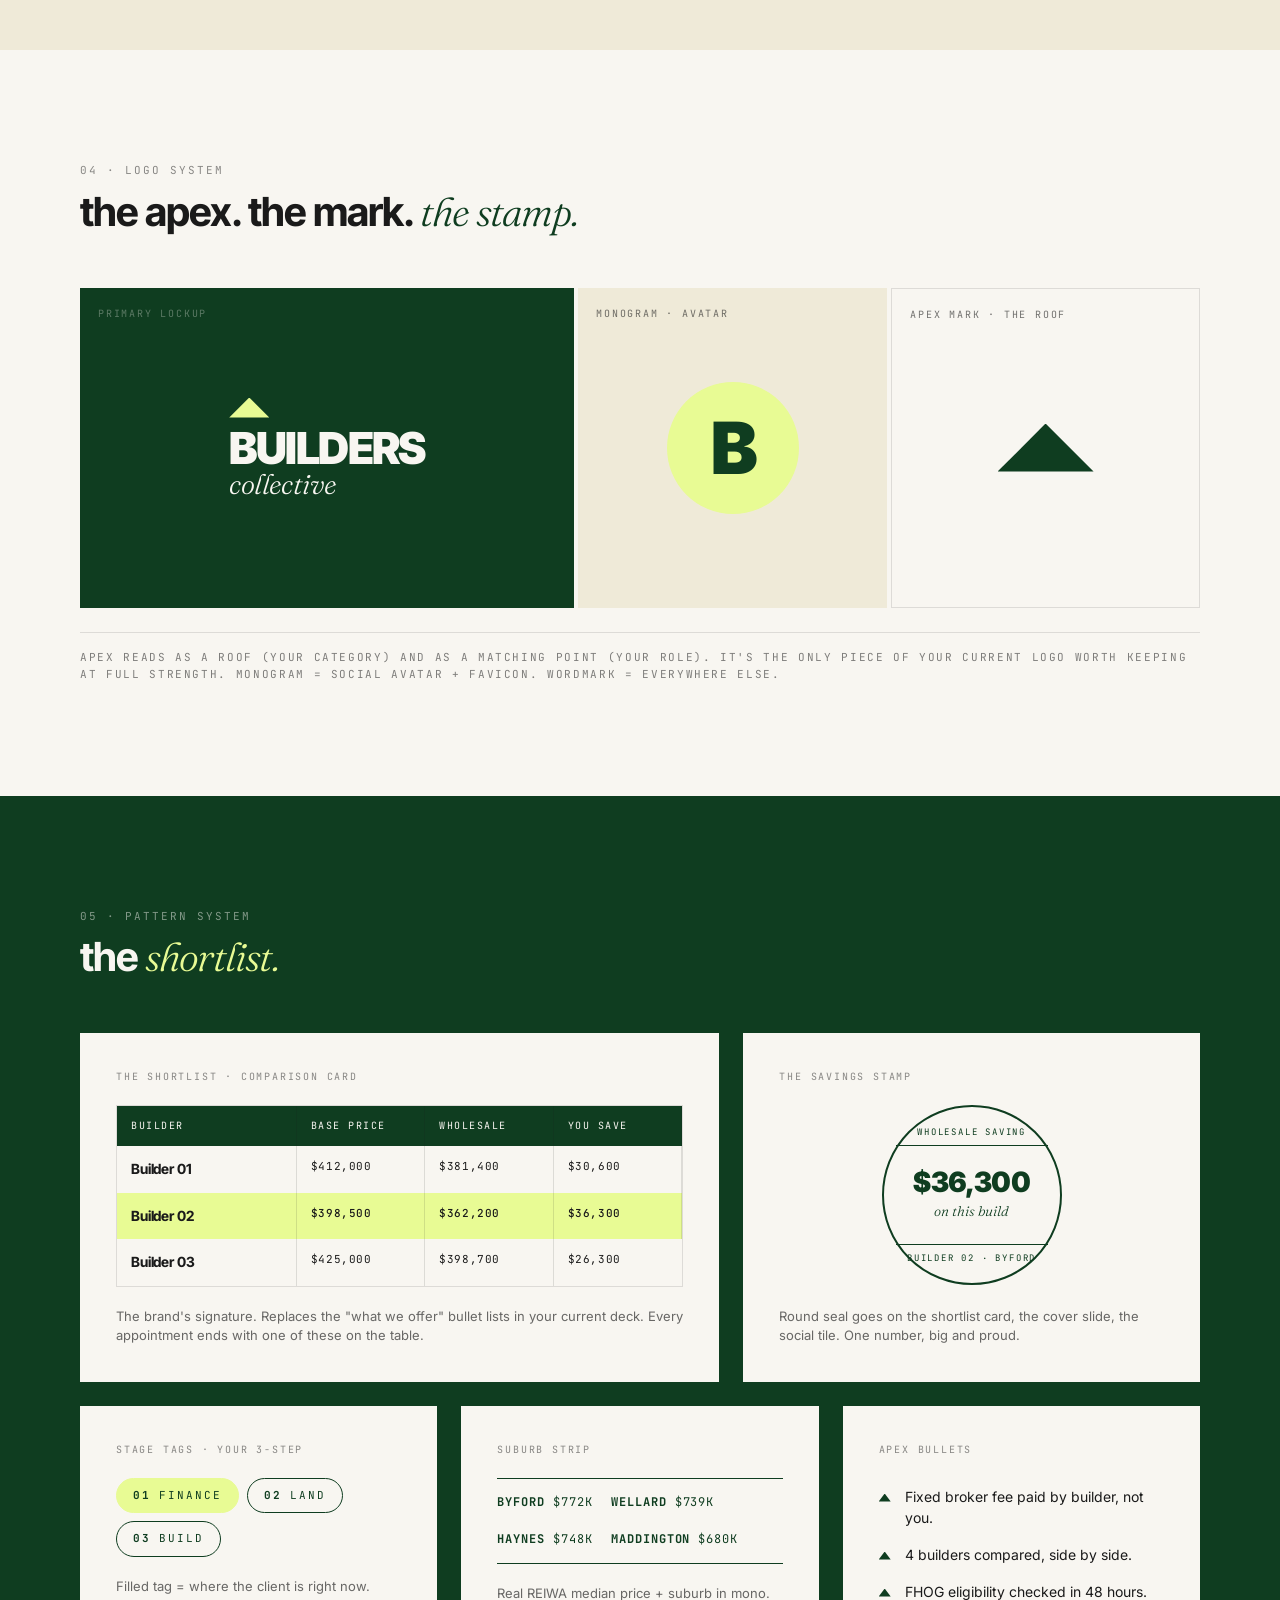
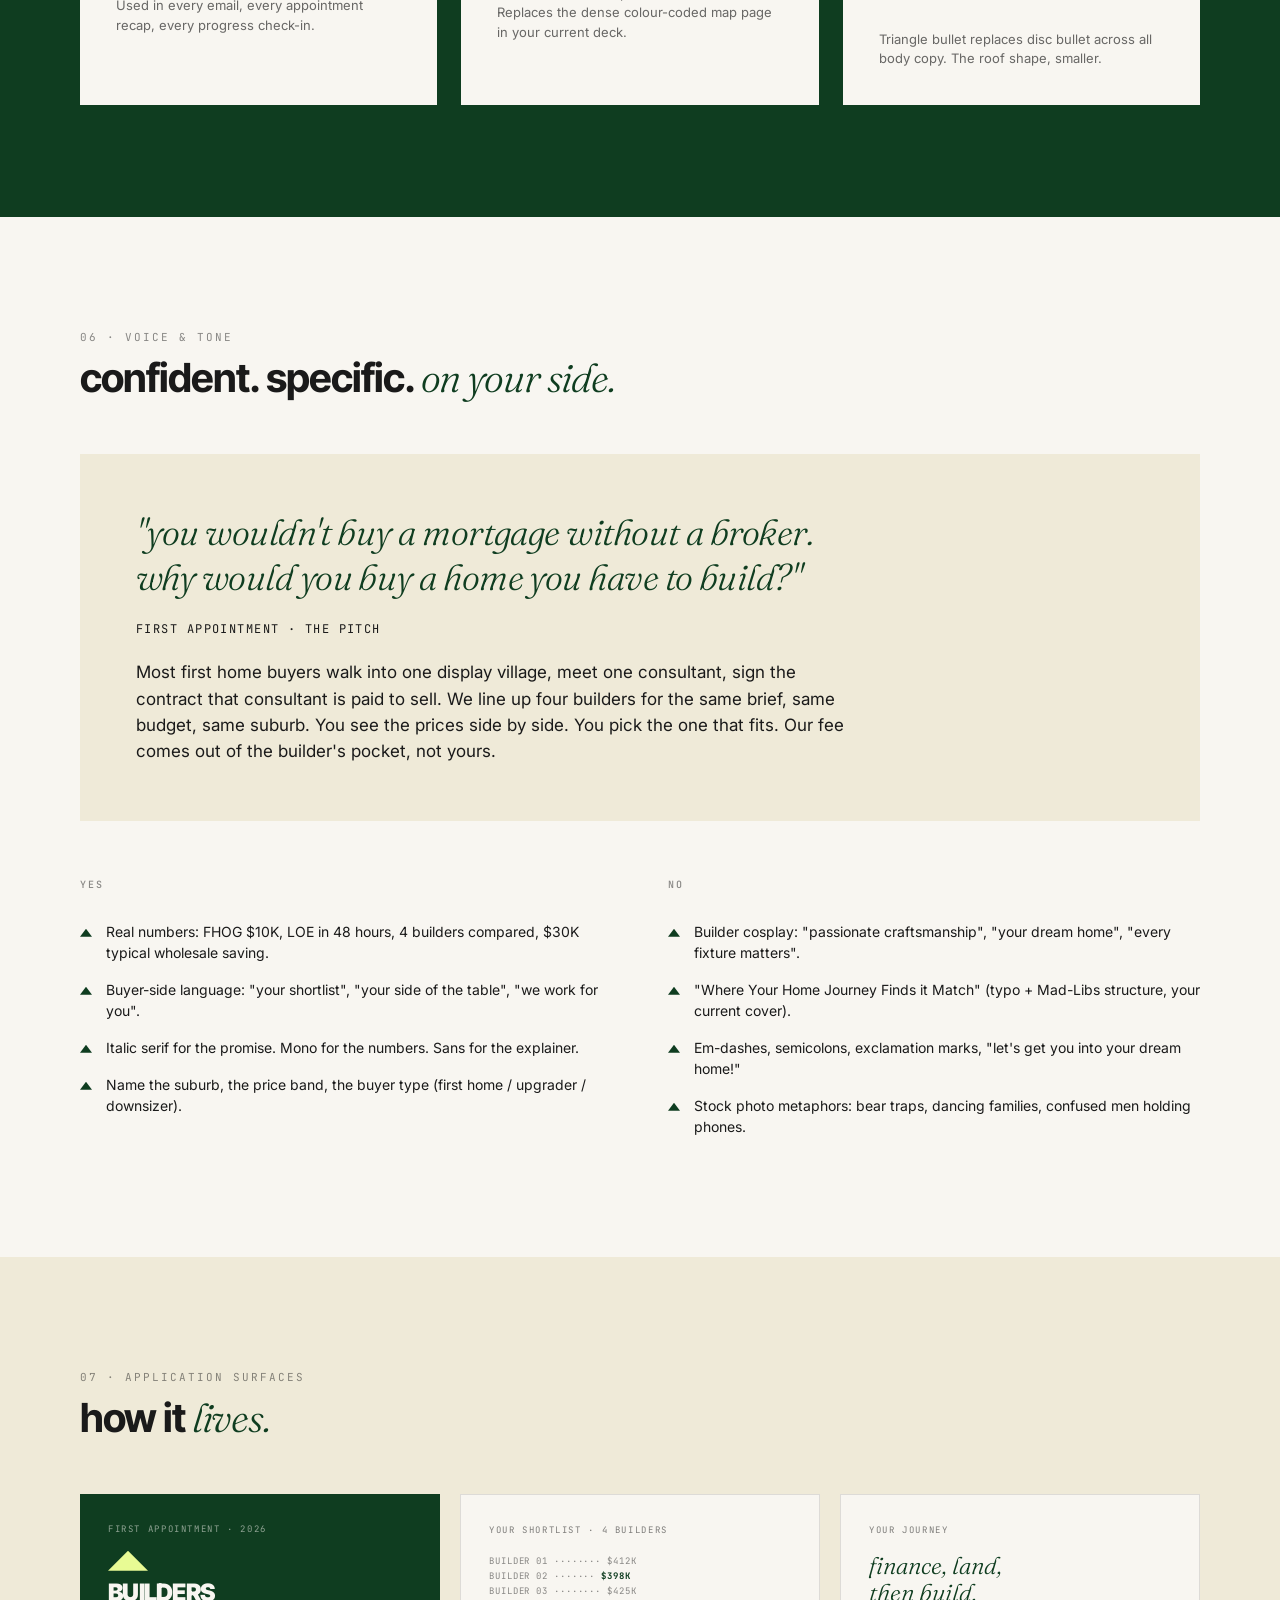
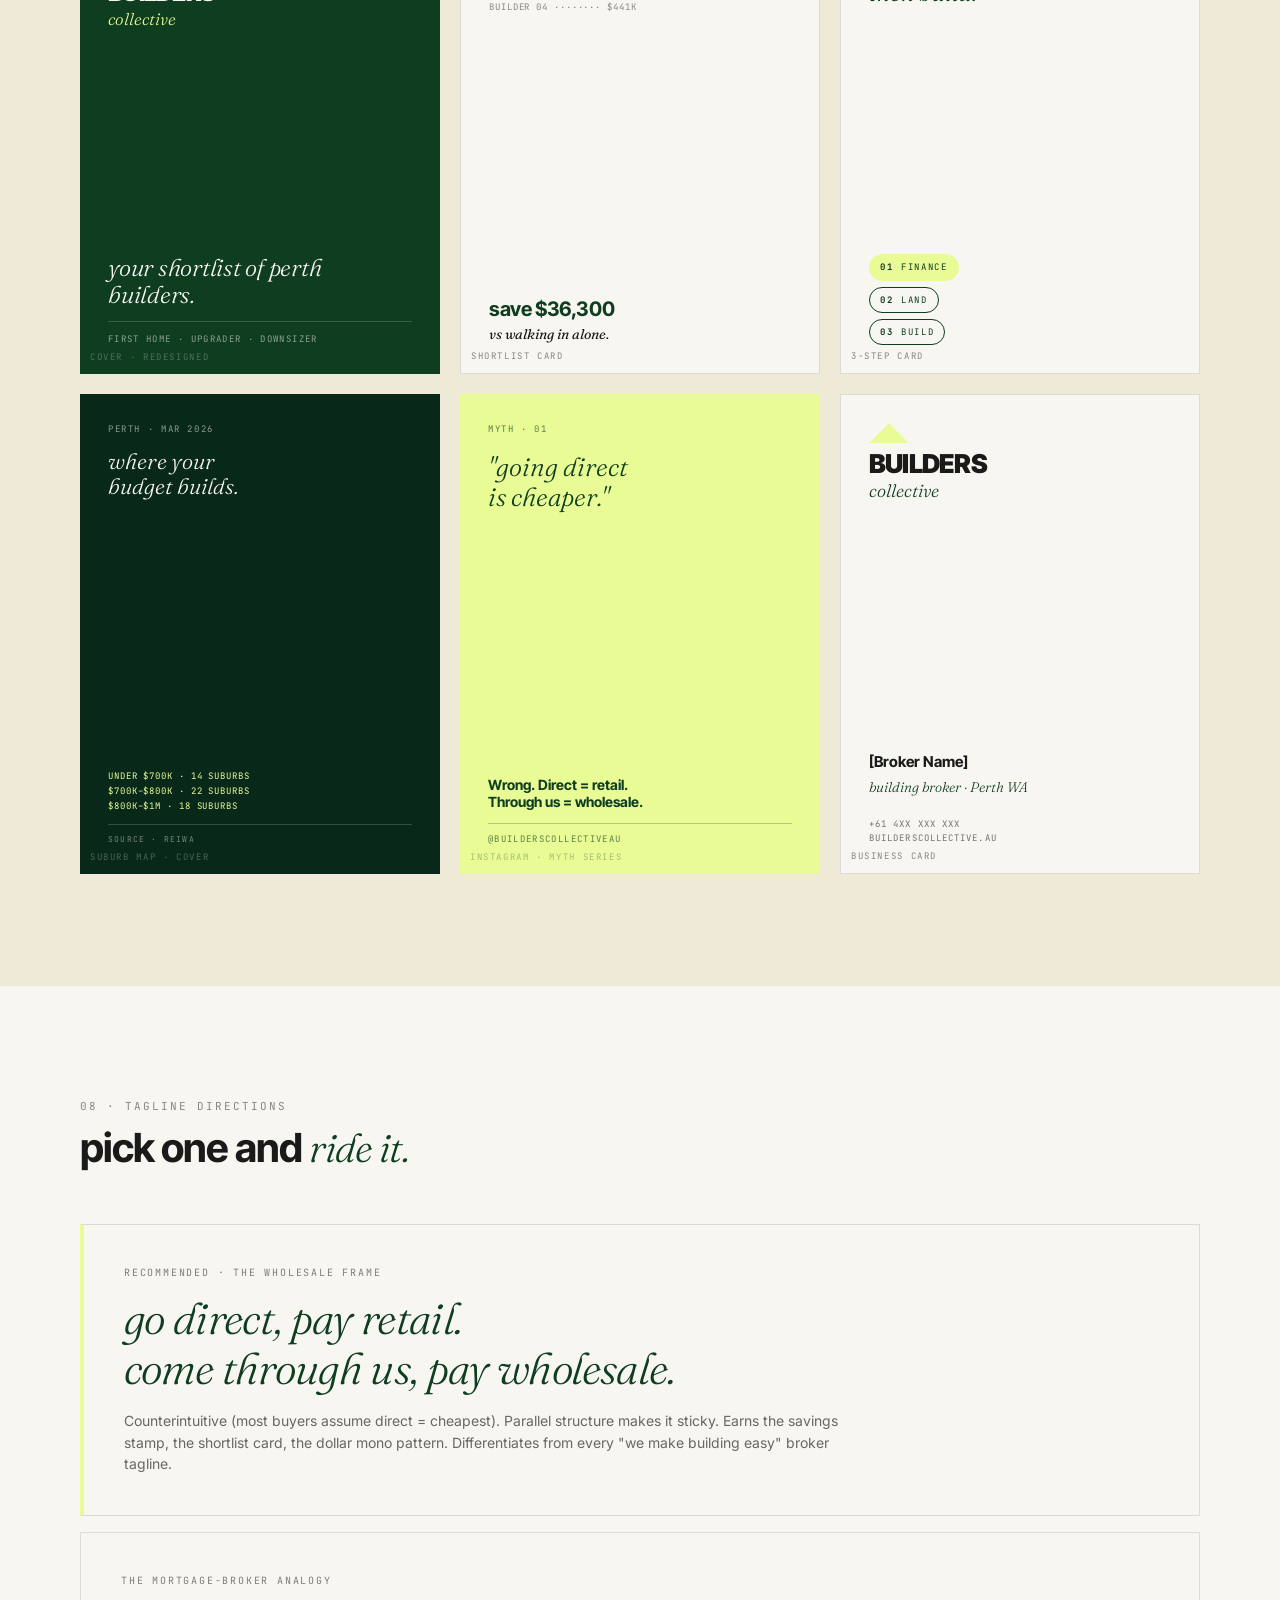
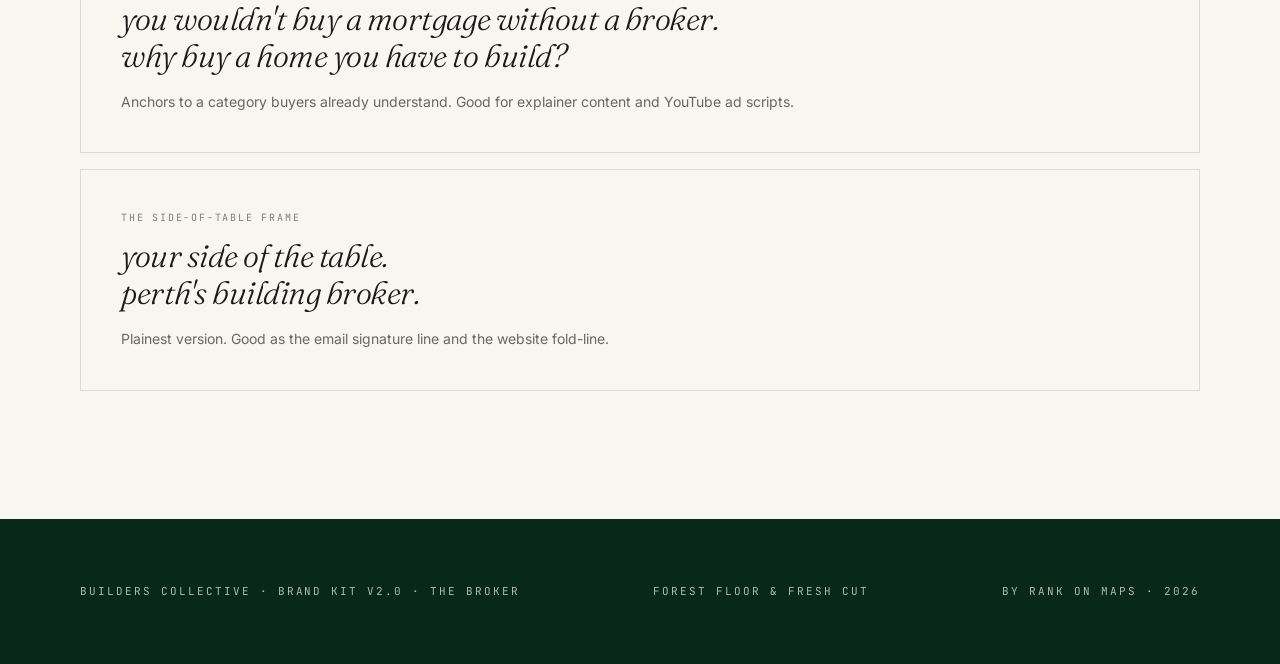
<file: builders-collective/brand/index.html>
<!DOCTYPE html>
<html lang="en">
<head>
<meta charset="UTF-8">
<title>Builders Collective — Brand Kit v2.0 (Broker)</title>
<link rel="preconnect" href="https://fonts.googleapis.com">
<link rel="preconnect" href="https://fonts.gstatic.com" crossorigin>
<link href="https://fonts.googleapis.com/css2?family=Inter+Tight:wght@400;500;700;900&family=Inter:wght@400;500&family=Fraunces:ital,wght@1,200;1,300;1,400&family=JetBrains+Mono:wght@400;500&display=swap" rel="stylesheet">
<style>
:root {
  --forest: #0F3D20;
  --forest-deep: #08291A;
  --paper: #F8F6F1;
  --cream: #EFEAD8;
  --stone: #1A1A1A;
  --spark: #E8FB94;
  --rule: rgba(26,26,26,0.12);
  --rule-light: rgba(248,246,241,0.18);
}
* { margin: 0; padding: 0; box-sizing: border-box; }
html, body { font-family: 'Inter', -apple-system, sans-serif; background: var(--paper); color: var(--stone); font-size: 15px; line-height: 1.6; -webkit-font-smoothing: antialiased; }

section { padding: 112px 80px; max-width: 1440px; margin: 0 auto; }
.section-num { font-family: 'JetBrains Mono', monospace; font-size: 11px; letter-spacing: 0.18em; text-transform: uppercase; color: rgba(26,26,26,0.5); }
.section-title { font-family: 'Inter Tight', sans-serif; font-weight: 700; font-size: 40px; letter-spacing: -0.025em; margin-top: 12px; margin-bottom: 56px; line-height: 1; }
.section-title .accent { font-family: 'Fraunces', serif; font-style: italic; font-weight: 300; color: var(--forest); }
.color-rule { font-family: 'JetBrains Mono', monospace; font-size: 11px; letter-spacing: 0.15em; text-transform: uppercase; color: rgba(26,26,26,0.55); margin-top: 24px; padding-top: 16px; border-top: 1px solid var(--rule); }

/* HERO */
.hero { background: var(--forest); color: var(--paper); padding: 140px 80px 96px; position: relative; overflow: hidden; max-width: none; }
.hero-grid { background-image: linear-gradient(to right, rgba(255,255,255,0.035) 1px, transparent 1px), linear-gradient(to bottom, rgba(255,255,255,0.035) 1px, transparent 1px); background-size: 40px 40px; position: absolute; inset: 0; pointer-events: none; }
.hero-inner { position: relative; max-width: 1280px; margin: 0 auto; }
.hero-meta { font-family: 'JetBrains Mono', monospace; font-size: 11px; letter-spacing: 0.18em; color: rgba(248,246,241,0.55); text-transform: uppercase; display: flex; justify-content: space-between; padding-bottom: 24px; border-bottom: 1px solid var(--rule-light); }
.hero-wordmark { margin: 96px 0 32px; }
.apex { width: 96px; height: 48px; background: var(--spark); clip-path: polygon(50% 0, 100% 100%, 0 100%); margin-bottom: 22px; }
.wordmark-builders { font-family: 'Inter Tight', sans-serif; font-weight: 900; font-size: 112px; letter-spacing: -0.035em; line-height: 0.82; color: var(--paper); }
.wordmark-collective { font-family: 'Fraunces', serif; font-style: italic; font-weight: 300; font-size: 72px; line-height: 1; color: var(--paper); margin-top: 4px; letter-spacing: -0.02em; }
.tagline { font-family: 'Fraunces', serif; font-style: italic; font-weight: 300; font-size: 30px; max-width: 720px; margin-top: 56px; color: rgba(248,246,241,0.95); line-height: 1.3; letter-spacing: -0.01em; }
.hero-spec-strip { font-family: 'JetBrains Mono', monospace; font-size: 11px; letter-spacing: 0.18em; text-transform: uppercase; color: rgba(248,246,241,0.55); margin-top: 80px; padding-top: 24px; border-top: 1px solid var(--rule-light); display: flex; gap: 32px; flex-wrap: wrap; }

/* POSITIONING */
.pos-grid { display: grid; grid-template-columns: 1fr 1fr 1fr; gap: 4px; }
.pos-card { padding: 36px; min-height: 320px; display: flex; flex-direction: column; justify-content: space-between; }
.pos-card.not { background: var(--paper); border: 1px solid var(--rule); color: rgba(26,26,26,0.55); }
.pos-card.are { background: var(--forest); color: var(--paper); }
.pos-card.for { background: var(--cream); color: var(--stone); }
.pos-label { font-family: 'JetBrains Mono', monospace; font-size: 10px; letter-spacing: 0.18em; text-transform: uppercase; opacity: 0.65; margin-bottom: 12px; }
.pos-headline { font-family: 'Inter Tight', sans-serif; font-weight: 700; font-size: 28px; letter-spacing: -0.02em; line-height: 1.1; margin-bottom: 16px; }
.pos-headline .acc { font-family: 'Fraunces', serif; font-style: italic; font-weight: 300; }
.pos-body { font-size: 14px; line-height: 1.5; }

/* COLOR */
.color-row { display: grid; grid-template-columns: 60fr 25fr 10fr 5fr; gap: 4px; height: 360px; margin-bottom: 16px; }
.swatch { padding: 28px; display: flex; flex-direction: column; justify-content: space-between; position: relative; }
.sw-forest { background: var(--forest); color: var(--paper); }
.sw-paper { background: var(--paper); color: var(--stone); border: 1px solid var(--rule); }
.sw-stone { background: var(--stone); color: var(--paper); }
.sw-spark { background: var(--spark); color: var(--stone); }
.sw-role { font-family: 'JetBrains Mono', monospace; font-size: 10px; letter-spacing: 0.18em; text-transform: uppercase; opacity: 0.65; }
.sw-name { font-family: 'Inter Tight', sans-serif; font-weight: 700; font-size: 22px; letter-spacing: -0.015em; margin-top: 8px; }
.sw-hex { font-family: 'JetBrains Mono', monospace; font-size: 13px; letter-spacing: 0.05em; }

/* TYPE */
.typo-section { background: var(--cream); max-width: none; }
.typo-inner { max-width: 1440px; margin: 0 auto; }
.typo-grid { display: grid; grid-template-columns: 1fr 1fr; gap: 64px 80px; }
.typo-block { border-top: 1px solid var(--rule); padding-top: 28px; }
.typo-role { font-family: 'JetBrains Mono', monospace; font-size: 10px; letter-spacing: 0.18em; text-transform: uppercase; color: rgba(26,26,26,0.5); margin-bottom: 28px; }
.typo-sample { margin-bottom: 20px; }
.typo-specs { font-family: 'JetBrains Mono', monospace; font-size: 11px; color: rgba(26,26,26,0.6); letter-spacing: 0.06em; }

/* LOGO */
.logo-grid { display: grid; grid-template-columns: 1.6fr 1fr 1fr; gap: 4px; min-height: 320px; }
.logo-cell { padding: 36px; display: flex; flex-direction: column; justify-content: center; align-items: center; gap: 16px; position: relative; }
.logo-label { position: absolute; top: 18px; left: 18px; font-family: 'JetBrains Mono', monospace; font-size: 10px; letter-spacing: 0.18em; text-transform: uppercase; opacity: 0.6; }
.cell-forest { background: var(--forest); color: var(--paper); }
.cell-cream { background: var(--cream); color: var(--stone); }
.cell-paper { background: var(--paper); color: var(--stone); border: 1px solid var(--rule); }
.mini-wordmark .b { font-family: 'Inter Tight', sans-serif; font-weight: 900; font-size: 44px; letter-spacing: -0.035em; line-height: 0.82; }
.mini-wordmark .c { font-family: 'Fraunces', serif; font-style: italic; font-weight: 300; font-size: 28px; line-height: 1; margin-top: 4px; letter-spacing: -0.02em; }
.mini-apex { width: 40px; height: 20px; background: var(--spark); clip-path: polygon(50% 0, 100% 100%, 0 100%); margin-bottom: 12px; }
.monogram { width: 132px; height: 132px; border-radius: 50%; background: var(--spark); display: flex; align-items: center; justify-content: center; font-family: 'Inter Tight', sans-serif; font-weight: 900; font-size: 72px; color: var(--forest); letter-spacing: -0.04em; }
.apex-standalone { width: 96px; height: 48px; background: var(--forest); clip-path: polygon(50% 0, 100% 100%, 0 100%); }

/* PATTERN */
.pattern-section { background: var(--forest); color: var(--paper); max-width: none; }
.pattern-inner { max-width: 1440px; margin: 0 auto; }
.pattern-section .section-num { color: rgba(248,246,241,0.5); }
.pattern-section .section-title { color: var(--paper); }
.pattern-section .section-title .accent { color: var(--spark); }
.pattern-grid { display: grid; grid-template-columns: 1.4fr 1fr; gap: 24px; }
.pattern-grid-2 { display: grid; grid-template-columns: 1fr 1fr 1fr; gap: 24px; margin-top: 24px; }
.pattern-card { background: var(--paper); color: var(--stone); padding: 36px; }
.pattern-name { font-family: 'JetBrains Mono', monospace; font-size: 10px; letter-spacing: 0.18em; text-transform: uppercase; color: rgba(26,26,26,0.5); margin-bottom: 20px; }
.pattern-note { font-family: 'Inter', sans-serif; font-size: 13px; margin-top: 20px; color: rgba(26,26,26,0.65); line-height: 1.5; }

/* shortlist card */
.shortlist { display: grid; grid-template-columns: 1.4fr 1fr 1fr 1fr; border: 1px solid var(--rule); }
.shortlist > div { padding: 12px 14px; border-right: 1px solid var(--rule); }
.shortlist > div:last-child { border-right: none; }
.shortlist .sh-header { background: var(--forest); color: var(--paper); font-family: 'JetBrains Mono', monospace; font-size: 10px; letter-spacing: 0.15em; text-transform: uppercase; }
.shortlist .sh-row { font-family: 'JetBrains Mono', monospace; font-size: 11px; letter-spacing: 0.05em; }
.shortlist .sh-row.featured { background: var(--spark); font-weight: 500; }
.shortlist .sh-name { font-family: 'Inter Tight', sans-serif; font-weight: 700; font-size: 14px; letter-spacing: -0.01em; }

/* stage tags */
.stage-tags { display: flex; gap: 8px; flex-wrap: wrap; }
.stage-tag { font-family: 'JetBrains Mono', monospace; font-size: 11px; letter-spacing: 0.18em; text-transform: uppercase; padding: 8px 16px; border: 1px solid var(--forest); color: var(--forest); border-radius: 100px; display: inline-flex; align-items: center; gap: 8px; }
.stage-tag .num { font-weight: 700; }
.stage-tag.active { background: var(--spark); border-color: var(--spark); color: var(--forest); }

/* apex bullets */
.apex-bullets { list-style: none; }
.apex-bullets li { display: flex; align-items: flex-start; gap: 14px; padding: 8px 0; font-family: 'Inter', sans-serif; font-size: 14px; line-height: 1.5; }
.apex-bullets li::before { content: ''; width: 12px; height: 8px; background: var(--forest); clip-path: polygon(50% 0, 100% 100%, 0 100%); flex-shrink: 0; margin-top: 8px; }

/* suburb strip */
.suburb-strip { font-family: 'JetBrains Mono', monospace; font-size: 12px; letter-spacing: 0.08em; text-transform: uppercase; color: var(--forest); padding: 14px 0; border-top: 1px solid var(--forest); border-bottom: 1px solid var(--forest); display: flex; gap: 18px; flex-wrap: wrap; }
.suburb-strip span b { font-weight: 700; }

/* savings stamp */
.stamp { width: 180px; height: 180px; border-radius: 50%; border: 2px solid var(--forest); display: flex; flex-direction: column; align-items: center; justify-content: center; padding: 16px; text-align: center; margin: 0 auto; position: relative; }
.stamp::before, .stamp::after { content: ''; position: absolute; left: 12px; right: 12px; height: 1px; background: var(--forest); }
.stamp::before { top: 38px; }
.stamp::after { bottom: 38px; }
.stamp-top { font-family: 'JetBrains Mono', monospace; font-size: 9px; letter-spacing: 0.2em; text-transform: uppercase; color: var(--forest); position: absolute; top: 18px; }
.stamp-mid { font-family: 'Inter Tight', sans-serif; font-weight: 900; font-size: 28px; color: var(--forest); letter-spacing: -0.02em; line-height: 1; }
.stamp-mid-sub { font-family: 'Fraunces', serif; font-style: italic; font-weight: 300; font-size: 14px; color: var(--forest); margin-top: 4px; }
.stamp-bot { font-family: 'JetBrains Mono', monospace; font-size: 9px; letter-spacing: 0.2em; text-transform: uppercase; color: var(--forest); position: absolute; bottom: 18px; }

/* VOICE */
.voice-block { background: var(--cream); padding: 56px; margin-top: 16px; }
.voice-feeling { font-family: 'Fraunces', serif; font-style: italic; font-weight: 300; font-size: 36px; line-height: 1.25; color: var(--forest); margin-bottom: 20px; max-width: 720px; letter-spacing: -0.015em; }
.voice-spec { font-family: 'JetBrains Mono', monospace; font-size: 12px; letter-spacing: 0.12em; color: var(--stone); margin-bottom: 20px; text-transform: uppercase; }
.voice-body { font-family: 'Inter', sans-serif; font-size: 17px; max-width: 720px; line-height: 1.55; color: var(--stone); }
.yes-no { display: grid; grid-template-columns: 1fr 1fr; gap: 56px; margin-top: 56px; }
.yes-no h3 { font-family: 'JetBrains Mono', monospace; font-size: 10px; letter-spacing: 0.18em; text-transform: uppercase; color: rgba(26,26,26,0.5); margin-bottom: 20px; font-weight: 500; }

/* APPLICATIONS */
.app-section { background: var(--cream); max-width: none; }
.app-inner { max-width: 1440px; margin: 0 auto; }
.app-grid { display: grid; grid-template-columns: 1fr 1fr 1fr; gap: 20px; }
.app-card { aspect-ratio: 3/4; padding: 28px; display: flex; flex-direction: column; justify-content: space-between; position: relative; overflow: hidden; }
.app-label { font-family: 'JetBrains Mono', monospace; font-size: 9px; letter-spacing: 0.18em; text-transform: uppercase; opacity: 0.5; position: absolute; bottom: 10px; left: 10px; }

/* TAGLINES */
.tag-card { padding: 40px; background: var(--paper); border: 1px solid var(--rule); margin-bottom: 16px; }
.tag-card.featured { border-left: 4px solid var(--spark); }
.tag-role { font-family: 'JetBrains Mono', monospace; font-size: 10px; letter-spacing: 0.18em; text-transform: uppercase; color: rgba(26,26,26,0.55); margin-bottom: 12px; }
.tag-line { font-family: 'Fraunces', serif; font-style: italic; font-weight: 300; line-height: 1.15; letter-spacing: -0.015em; }
.tag-line.lg { font-size: 44px; color: var(--forest); }
.tag-line.md { font-size: 32px; color: var(--stone); }
.tag-note { font-family: 'Inter', sans-serif; font-size: 14px; color: rgba(26,26,26,0.65); margin-top: 16px; max-width: 720px; line-height: 1.55; }

/* FOOTER */
footer { background: var(--forest-deep); color: rgba(248,246,241,0.7); padding: 64px 80px; }
.footer-inner { max-width: 1280px; margin: 0 auto; display: flex; justify-content: space-between; font-family: 'JetBrains Mono', monospace; font-size: 11px; letter-spacing: 0.18em; text-transform: uppercase; }

@media (max-width: 900px) {
  .wordmark-builders { font-size: 64px; }
  .wordmark-collective { font-size: 42px; }
  .color-row { grid-template-columns: 1fr 1fr; grid-template-rows: 1fr 1fr; height: auto; }
  .swatch { aspect-ratio: 2/1; }
  .typo-grid, .logo-grid, .pos-grid, .pattern-grid, .pattern-grid-2, .yes-no, .app-grid { grid-template-columns: 1fr; }
  .shortlist { grid-template-columns: 1fr 1fr; }
  .footer-inner { flex-direction: column; gap: 12px; }
  section { padding: 80px 32px; }
  .hero { padding: 96px 32px 72px; }
}
</style>
</head>
<body>

<!-- HERO -->
<section class="hero">
  <div class="hero-grid"></div>
  <div class="hero-inner">
    <div class="hero-meta">
      <span>Builders Collective</span>
      <span>Brand Kit v2.0 · The Broker</span>
      <span>2026 · By Rank On Maps</span>
    </div>
    <div class="hero-wordmark">
      <div class="apex"></div>
      <div class="wordmark-builders">BUILDERS</div>
      <div class="wordmark-collective">collective</div>
    </div>
    <div class="tagline">go direct, pay retail.<br>come through us, pay wholesale.</div>
    <div class="hero-spec-strip">
      <span>Direction · The Broker</span>
      <span>Buyer's side of the table</span>
      <span>Perth WA · 60+ suburbs</span>
      <span>Finance · Land · Build</span>
    </div>
  </div>
</section>

<!-- 01 POSITIONING -->
<section>
  <div class="section-num">01 · Positioning</div>
  <h2 class="section-title">we're a <span class="accent">broker</span>, not a builder.</h2>
  <div class="pos-grid">
    <div class="pos-card not">
      <div>
        <div class="pos-label">What we're not</div>
        <div class="pos-headline">not a <span class="acc">builder.</span></div>
        <div class="pos-body">We don't pour slabs, frame walls, or hand over keys. The brand should never speak in trade language ("handover folder", "PC sum", "lockup") as if the work is ours.</div>
      </div>
    </div>
    <div class="pos-card are">
      <div>
        <div class="pos-label" style="color: rgba(248,246,241,0.55);">What we are</div>
        <div class="pos-headline">the <span class="acc" style="color: var(--spark);">building broker.</span></div>
        <div class="pos-body">We sit on the buyer's side. We shortlist builders, secure land, line up finance. The buyer pays nothing extra. We're paid a fixed fee from the builder side, like an in-house consultant who happens to work for the customer.</div>
      </div>
    </div>
    <div class="pos-card for">
      <div>
        <div class="pos-label">Who we're for</div>
        <div class="pos-headline">perth buyers ready to <span class="acc">build.</span></div>
        <div class="pos-body">First home buyers, upgraders, downsizers, turnkey buyers. Anyone who'd otherwise walk into one display village and trust whoever's standing there. We give them the shortlist.</div>
      </div>
    </div>
  </div>
  <div class="color-rule">every brand decision flows from this. if it reads like a builder talking, it's wrong. if it reads like a mortgage broker who handles the whole build, it's right.</div>
</section>

<!-- 02 COLOR -->
<section style="background: var(--paper);">
  <div class="section-num">02 · Color System</div>
  <h2 class="section-title">one anchor. <span class="accent">one spark.</span></h2>
  <div class="color-row">
    <div class="swatch sw-forest">
      <div>
        <div class="sw-role">Anchor · 60%</div>
        <div class="sw-name">Forest Floor</div>
      </div>
      <div class="sw-hex">#0F3D20</div>
    </div>
    <div class="swatch sw-paper">
      <div>
        <div class="sw-role">Page · 25%</div>
        <div class="sw-name">Paper</div>
      </div>
      <div class="sw-hex">#F8F6F1</div>
    </div>
    <div class="swatch sw-stone">
      <div>
        <div class="sw-role">Ink · 10%</div>
        <div class="sw-name">Stone</div>
      </div>
      <div class="sw-hex">#1A1A1A</div>
    </div>
    <div class="swatch sw-spark">
      <div>
        <div class="sw-role">Spark · 5%</div>
        <div class="sw-name">Fresh Cut</div>
      </div>
      <div class="sw-hex">#E8FB94</div>
    </div>
  </div>
  <div class="color-rule">your current deck floods chartreuse across whole pages and stacks chartreuse text on chartreuse backgrounds. that's the readability bug. 5% rule = chartreuse only highlights the moment of value (the saving, the active step, the CTA), never wallpapers the page.</div>
</section>

<!-- 03 TYPE -->
<section class="typo-section">
  <div class="typo-inner">
    <div class="section-num">03 · Typography</div>
    <h2 class="section-title">two voices. <span class="accent">one mono spine.</span></h2>
    <div class="typo-grid">
      <div class="typo-block">
        <div class="typo-role">Display · The Headline</div>
        <div class="typo-sample" style="font-family: 'Inter Tight', sans-serif; font-weight: 900; font-size: 88px; letter-spacing: -0.035em; line-height: 0.88; color: var(--stone);">BUILDERS</div>
        <div class="typo-specs">Inter Tight · Black 900 · ALL CAPS · -3.5% tracking</div>
      </div>
      <div class="typo-block">
        <div class="typo-role">Editorial · The Promise</div>
        <div class="typo-sample" style="font-family: 'Fraunces', serif; font-style: italic; font-weight: 300; font-size: 72px; line-height: 0.95; color: var(--forest); letter-spacing: -0.02em;">your side.</div>
        <div class="typo-specs">Fraunces · Light Italic 300 · lowercase</div>
      </div>
      <div class="typo-block">
        <div class="typo-role">Body · The Explainer</div>
        <div class="typo-sample" style="font-family: 'Inter', sans-serif; font-size: 18px; line-height: 1.55; color: var(--stone); max-width: 440px;">We compare every builder on your shortlist side by side. Same brief, same budget, same suburb. You see all of it. They compete for you.</div>
        <div class="typo-specs" style="margin-top: 20px;">Inter · Regular &amp; Medium · 16–18px / 1.55</div>
      </div>
      <div class="typo-block">
        <div class="typo-role">Mono · The Numbers</div>
        <div class="typo-sample" style="font-family: 'JetBrains Mono', monospace; font-size: 15px; letter-spacing: 0.08em; text-transform: uppercase; color: var(--forest); line-height: 1.7;">FHOG · $10,000<br>BYFORD · 6122<br>4 BUILDERS COMPARED<br>LOE IN 48 HRS</div>
        <div class="typo-specs" style="margin-top: 20px;">JetBrains Mono · Regular · uppercase · for prices, suburb codes, savings</div>
      </div>
    </div>
  </div>
</section>

<!-- 04 LOGO -->
<section>
  <div class="section-num">04 · Logo System</div>
  <h2 class="section-title">the apex. the mark. <span class="accent">the stamp.</span></h2>
  <div class="logo-grid">
    <div class="logo-cell cell-forest">
      <div class="logo-label" style="color: rgba(248,246,241,0.55);">Primary Lockup</div>
      <div style="color: var(--paper); display: flex; flex-direction: column; align-items: flex-start;">
        <div class="mini-apex"></div>
        <div class="mini-wordmark">
          <div class="b">BUILDERS</div>
          <div class="c">collective</div>
        </div>
      </div>
    </div>
    <div class="logo-cell cell-cream">
      <div class="logo-label">Monogram · Avatar</div>
      <div class="monogram">B</div>
    </div>
    <div class="logo-cell cell-paper">
      <div class="logo-label">Apex Mark · The Roof</div>
      <div class="apex-standalone"></div>
    </div>
  </div>
  <div class="color-rule">apex reads as a roof (your category) and as a matching point (your role). it's the only piece of your current logo worth keeping at full strength. monogram = social avatar + favicon. wordmark = everywhere else.</div>
</section>

<!-- 05 PATTERN -->
<section class="pattern-section">
  <div class="pattern-inner">
    <div class="section-num">05 · Pattern System</div>
    <h2 class="section-title">the <span class="accent">shortlist.</span></h2>
    <div class="pattern-grid">
      <div class="pattern-card">
        <div class="pattern-name">The Shortlist · Comparison Card</div>
        <div class="shortlist">
          <div class="sh-header">Builder</div>
          <div class="sh-header">Base Price</div>
          <div class="sh-header">Wholesale</div>
          <div class="sh-header">You Save</div>
          <div class="sh-row"><span class="sh-name">Builder 01</span></div>
          <div class="sh-row">$412,000</div>
          <div class="sh-row">$381,400</div>
          <div class="sh-row">$30,600</div>
          <div class="sh-row featured"><span class="sh-name">Builder 02</span></div>
          <div class="sh-row featured">$398,500</div>
          <div class="sh-row featured">$362,200</div>
          <div class="sh-row featured">$36,300</div>
          <div class="sh-row"><span class="sh-name">Builder 03</span></div>
          <div class="sh-row">$425,000</div>
          <div class="sh-row">$398,700</div>
          <div class="sh-row">$26,300</div>
        </div>
        <div class="pattern-note">The brand's signature. Replaces the "what we offer" bullet lists in your current deck. Every appointment ends with one of these on the table.</div>
      </div>
      <div class="pattern-card" style="display: flex; flex-direction: column; justify-content: space-between;">
        <div>
          <div class="pattern-name">The Savings Stamp</div>
          <div class="stamp">
            <div class="stamp-top">Wholesale Saving</div>
            <div class="stamp-mid">$36,300</div>
            <div class="stamp-mid-sub">on this build</div>
            <div class="stamp-bot">Builder 02 · Byford</div>
          </div>
        </div>
        <div class="pattern-note">Round seal goes on the shortlist card, the cover slide, the social tile. One number, big and proud.</div>
      </div>
    </div>
    <div class="pattern-grid-2">
      <div class="pattern-card">
        <div class="pattern-name">Stage Tags · Your 3-Step</div>
        <div class="stage-tags">
          <span class="stage-tag active"><span class="num">01</span> Finance</span>
          <span class="stage-tag"><span class="num">02</span> Land</span>
          <span class="stage-tag"><span class="num">03</span> Build</span>
        </div>
        <div class="pattern-note">Filled tag = where the client is right now. Used in every email, every appointment recap, every progress check-in.</div>
      </div>
      <div class="pattern-card">
        <div class="pattern-name">Suburb Strip</div>
        <div class="suburb-strip">
          <span><b>BYFORD</b> $772K</span>
          <span><b>WELLARD</b> $739K</span>
          <span><b>HAYNES</b> $748K</span>
          <span><b>MADDINGTON</b> $680K</span>
        </div>
        <div class="pattern-note">Real REIWA median price + suburb in mono. Replaces the dense colour-coded map page in your current deck.</div>
      </div>
      <div class="pattern-card">
        <div class="pattern-name">Apex Bullets</div>
        <ul class="apex-bullets">
          <li>Fixed broker fee paid by builder, not you.</li>
          <li>4 builders compared, side by side.</li>
          <li>FHOG eligibility checked in 48 hours.</li>
        </ul>
        <div class="pattern-note">Triangle bullet replaces disc bullet across all body copy. The roof shape, smaller.</div>
      </div>
    </div>
  </div>
</section>

<!-- 06 VOICE -->
<section>
  <div class="section-num">06 · Voice &amp; Tone</div>
  <h2 class="section-title">confident. specific. <span class="accent">on your side.</span></h2>
  <div class="voice-block">
    <div class="voice-feeling">"you wouldn't buy a mortgage without a broker.<br>why would you buy a home you have to build?"</div>
    <div class="voice-spec">First Appointment · The Pitch</div>
    <div class="voice-body">Most first home buyers walk into one display village, meet one consultant, sign the contract that consultant is paid to sell. We line up four builders for the same brief, same budget, same suburb. You see the prices side by side. You pick the one that fits. Our fee comes out of the builder's pocket, not yours.</div>
  </div>
  <div class="yes-no">
    <div>
      <h3>Yes</h3>
      <ul class="apex-bullets" style="font-size: 15px;">
        <li>Real numbers: FHOG $10K, LOE in 48 hours, 4 builders compared, $30K typical wholesale saving.</li>
        <li>Buyer-side language: "your shortlist", "your side of the table", "we work for you".</li>
        <li>Italic serif for the promise. Mono for the numbers. Sans for the explainer.</li>
        <li>Name the suburb, the price band, the buyer type (first home / upgrader / downsizer).</li>
      </ul>
    </div>
    <div>
      <h3>No</h3>
      <ul class="apex-bullets" style="font-size: 15px;">
        <li>Builder cosplay: "passionate craftsmanship", "your dream home", "every fixture matters".</li>
        <li>"Where Your Home Journey Finds it Match" (typo + Mad-Libs structure, your current cover).</li>
        <li>Em-dashes, semicolons, exclamation marks, "let's get you into your dream home!"</li>
        <li>Stock photo metaphors: bear traps, dancing families, confused men holding phones.</li>
      </ul>
    </div>
  </div>
</section>

<!-- 07 APPLICATIONS -->
<section class="app-section">
  <div class="app-inner">
    <div class="section-num">07 · Application Surfaces</div>
    <h2 class="section-title">how it <span class="accent">lives.</span></h2>
    <div class="app-grid">

      <!-- REDESIGNED COVER -->
      <div class="app-card" style="background: var(--forest); color: var(--paper);">
        <div>
          <div style="font-family: 'JetBrains Mono', monospace; font-size: 9px; letter-spacing: 0.18em; color: rgba(248,246,241,0.55);">FIRST APPOINTMENT · 2026</div>
          <div class="mini-apex" style="margin-top: 14px;"></div>
          <div style="font-family: 'Inter Tight', sans-serif; font-weight: 900; font-size: 24px; letter-spacing: -0.03em; line-height: 0.85; margin-top: 6px;">BUILDERS</div>
          <div style="font-family: 'Fraunces', serif; font-style: italic; font-weight: 300; font-size: 17px; color: var(--spark); margin-top: 2px;">collective</div>
        </div>
        <div>
          <div style="font-family: 'Fraunces', serif; font-style: italic; font-weight: 300; font-size: 24px; line-height: 1.15; color: var(--paper); letter-spacing: -0.01em;">your shortlist of perth builders.</div>
          <div style="font-family: 'JetBrains Mono', monospace; font-size: 9px; letter-spacing: 0.15em; color: rgba(248,246,241,0.55); margin-top: 12px; text-transform: uppercase; border-top: 1px solid rgba(248,246,241,0.18); padding-top: 10px;">first home · upgrader · downsizer</div>
        </div>
        <div class="app-label" style="color: rgba(248,246,241,0.55);">Cover · Redesigned</div>
      </div>

      <!-- SHORTLIST CARD -->
      <div class="app-card" style="background: var(--paper); border: 1px solid var(--rule);">
        <div>
          <div style="font-family: 'JetBrains Mono', monospace; font-size: 9px; letter-spacing: 0.18em; color: rgba(26,26,26,0.55); text-transform: uppercase;">Your Shortlist · 4 Builders</div>
          <div style="font-family: 'JetBrains Mono', monospace; font-size: 9px; letter-spacing: 0.1em; color: rgba(26,26,26,0.5); margin-top: 16px; line-height: 1.7;">BUILDER 01 ········ $412K<br>BUILDER 02 ······· <b style="color: var(--forest);">$398K</b><br>BUILDER 03 ········ $425K<br>BUILDER 04 ········ $441K</div>
        </div>
        <div>
          <div style="font-family: 'Inter Tight', sans-serif; font-weight: 700; font-size: 20px; color: var(--forest); line-height: 1; letter-spacing: -0.02em;">save $36,300</div>
          <div style="font-family: 'Fraunces', serif; font-style: italic; font-size: 14px; color: var(--stone); margin-top: 4px;">vs walking in alone.</div>
        </div>
        <div class="app-label">Shortlist Card</div>
      </div>

      <!-- 3-STEP -->
      <div class="app-card" style="background: var(--paper); border: 1px solid var(--rule);">
        <div>
          <div style="font-family: 'JetBrains Mono', monospace; font-size: 9px; letter-spacing: 0.18em; color: rgba(26,26,26,0.55); text-transform: uppercase;">Your Journey</div>
          <div style="font-family: 'Fraunces', serif; font-style: italic; font-weight: 300; font-size: 24px; color: var(--forest); margin-top: 14px; line-height: 1.15;">finance, land,<br>then build.</div>
        </div>
        <div style="display: flex; flex-direction: column; gap: 6px;">
          <span class="stage-tag active" style="font-size: 9px; padding: 5px 10px; align-self: flex-start;"><span class="num">01</span> Finance</span>
          <span class="stage-tag" style="font-size: 9px; padding: 5px 10px; align-self: flex-start;"><span class="num">02</span> Land</span>
          <span class="stage-tag" style="font-size: 9px; padding: 5px 10px; align-self: flex-start;"><span class="num">03</span> Build</span>
        </div>
        <div class="app-label">3-Step Card</div>
      </div>

      <!-- SUBURB MAP HEADER -->
      <div class="app-card" style="background: var(--forest-deep); color: var(--paper);">
        <div>
          <div style="font-family: 'JetBrains Mono', monospace; font-size: 9px; letter-spacing: 0.18em; color: rgba(248,246,241,0.55);">PERTH · MAR 2026</div>
          <div style="font-family: 'Fraunces', serif; font-style: italic; font-weight: 300; font-size: 22px; color: var(--paper); margin-top: 12px; line-height: 1.15;">where your<br>budget builds.</div>
        </div>
        <div>
          <div style="font-family: 'JetBrains Mono', monospace; font-size: 9px; letter-spacing: 0.1em; color: var(--spark); line-height: 1.7;">UNDER $700K · 14 SUBURBS<br>$700K–$800K · 22 SUBURBS<br>$800K–$1M · 18 SUBURBS</div>
          <div style="font-family: 'JetBrains Mono', monospace; font-size: 8px; letter-spacing: 0.15em; color: rgba(248,246,241,0.45); margin-top: 10px; border-top: 1px solid rgba(248,246,241,0.18); padding-top: 8px;">SOURCE · REIWA</div>
        </div>
        <div class="app-label" style="color: rgba(248,246,241,0.55);">Suburb Map · Cover</div>
      </div>

      <!-- INSTAGRAM -->
      <div class="app-card" style="background: var(--spark); color: var(--forest);">
        <div>
          <div style="font-family: 'JetBrains Mono', monospace; font-size: 9px; letter-spacing: 0.18em; color: rgba(15,61,32,0.65);">MYTH · 01</div>
          <div style="font-family: 'Fraunces', serif; font-style: italic; font-weight: 300; font-size: 26px; color: var(--forest); margin-top: 16px; line-height: 1.15;">"going direct<br>is cheaper."</div>
        </div>
        <div>
          <div style="font-family: 'Inter Tight', sans-serif; font-weight: 700; font-size: 14px; color: var(--forest); line-height: 1.2;">Wrong. Direct = retail.<br>Through us = wholesale.</div>
          <div style="font-family: 'JetBrains Mono', monospace; font-size: 9px; letter-spacing: 0.15em; color: rgba(15,61,32,0.65); margin-top: 12px; text-transform: uppercase; border-top: 1px solid rgba(15,61,32,0.25); padding-top: 8px;">@builderscollectiveau</div>
        </div>
        <div class="app-label" style="color: rgba(15,61,32,0.6);">Instagram · Myth Series</div>
      </div>

      <!-- BUSINESS CARD -->
      <div class="app-card" style="background: var(--paper); border: 1px solid var(--rule);">
        <div>
          <div class="mini-apex" style="margin-bottom: 10px;"></div>
          <div style="font-family: 'Inter Tight', sans-serif; font-weight: 900; font-size: 26px; letter-spacing: -0.03em; color: var(--stone); line-height: 0.85;">BUILDERS</div>
          <div style="font-family: 'Fraunces', serif; font-style: italic; font-weight: 300; font-size: 18px; color: var(--forest); margin-top: 2px;">collective</div>
        </div>
        <div>
          <div style="font-family: 'Inter Tight', sans-serif; font-weight: 700; font-size: 15px; color: var(--stone);">[Broker Name]</div>
          <div style="font-family: 'Fraunces', serif; font-style: italic; font-weight: 300; font-size: 14px; color: var(--forest); margin-top: 2px;">building broker · Perth WA</div>
          <div style="font-family: 'JetBrains Mono', monospace; font-size: 9px; letter-spacing: 0.12em; color: rgba(26,26,26,0.6); margin-top: 18px; text-transform: uppercase; line-height: 1.6;">+61 4XX XXX XXX<br>builderscollective.au</div>
        </div>
        <div class="app-label">Business Card</div>
      </div>

    </div>
  </div>
</section>

<!-- 08 TAGLINES -->
<section>
  <div class="section-num">08 · Tagline Directions</div>
  <h2 class="section-title">pick one and <span class="accent">ride it.</span></h2>
  <div class="tag-card featured">
    <div class="tag-role">Recommended · The Wholesale Frame</div>
    <div class="tag-line lg">go direct, pay retail.<br>come through us, pay wholesale.</div>
    <div class="tag-note">Counterintuitive (most buyers assume direct = cheapest). Parallel structure makes it sticky. Earns the savings stamp, the shortlist card, the dollar mono pattern. Differentiates from every "we make building easy" broker tagline.</div>
  </div>
  <div class="tag-card">
    <div class="tag-role">The Mortgage-Broker Analogy</div>
    <div class="tag-line md">you wouldn't buy a mortgage without a broker.<br>why buy a home you have to build?</div>
    <div class="tag-note">Anchors to a category buyers already understand. Good for explainer content and YouTube ad scripts.</div>
  </div>
  <div class="tag-card">
    <div class="tag-role">The Side-of-Table Frame</div>
    <div class="tag-line md">your side of the table.<br>perth's building broker.</div>
    <div class="tag-note">Plainest version. Good as the email signature line and the website fold-line.</div>
  </div>
</section>

<!-- FOOTER -->
<footer>
  <div class="footer-inner">
    <span>Builders Collective · Brand Kit v2.0 · The Broker</span>
    <span>Forest Floor &amp; Fresh Cut</span>
    <span>By Rank On Maps · 2026</span>
  </div>
</footer>

</body>
</html>
</file>
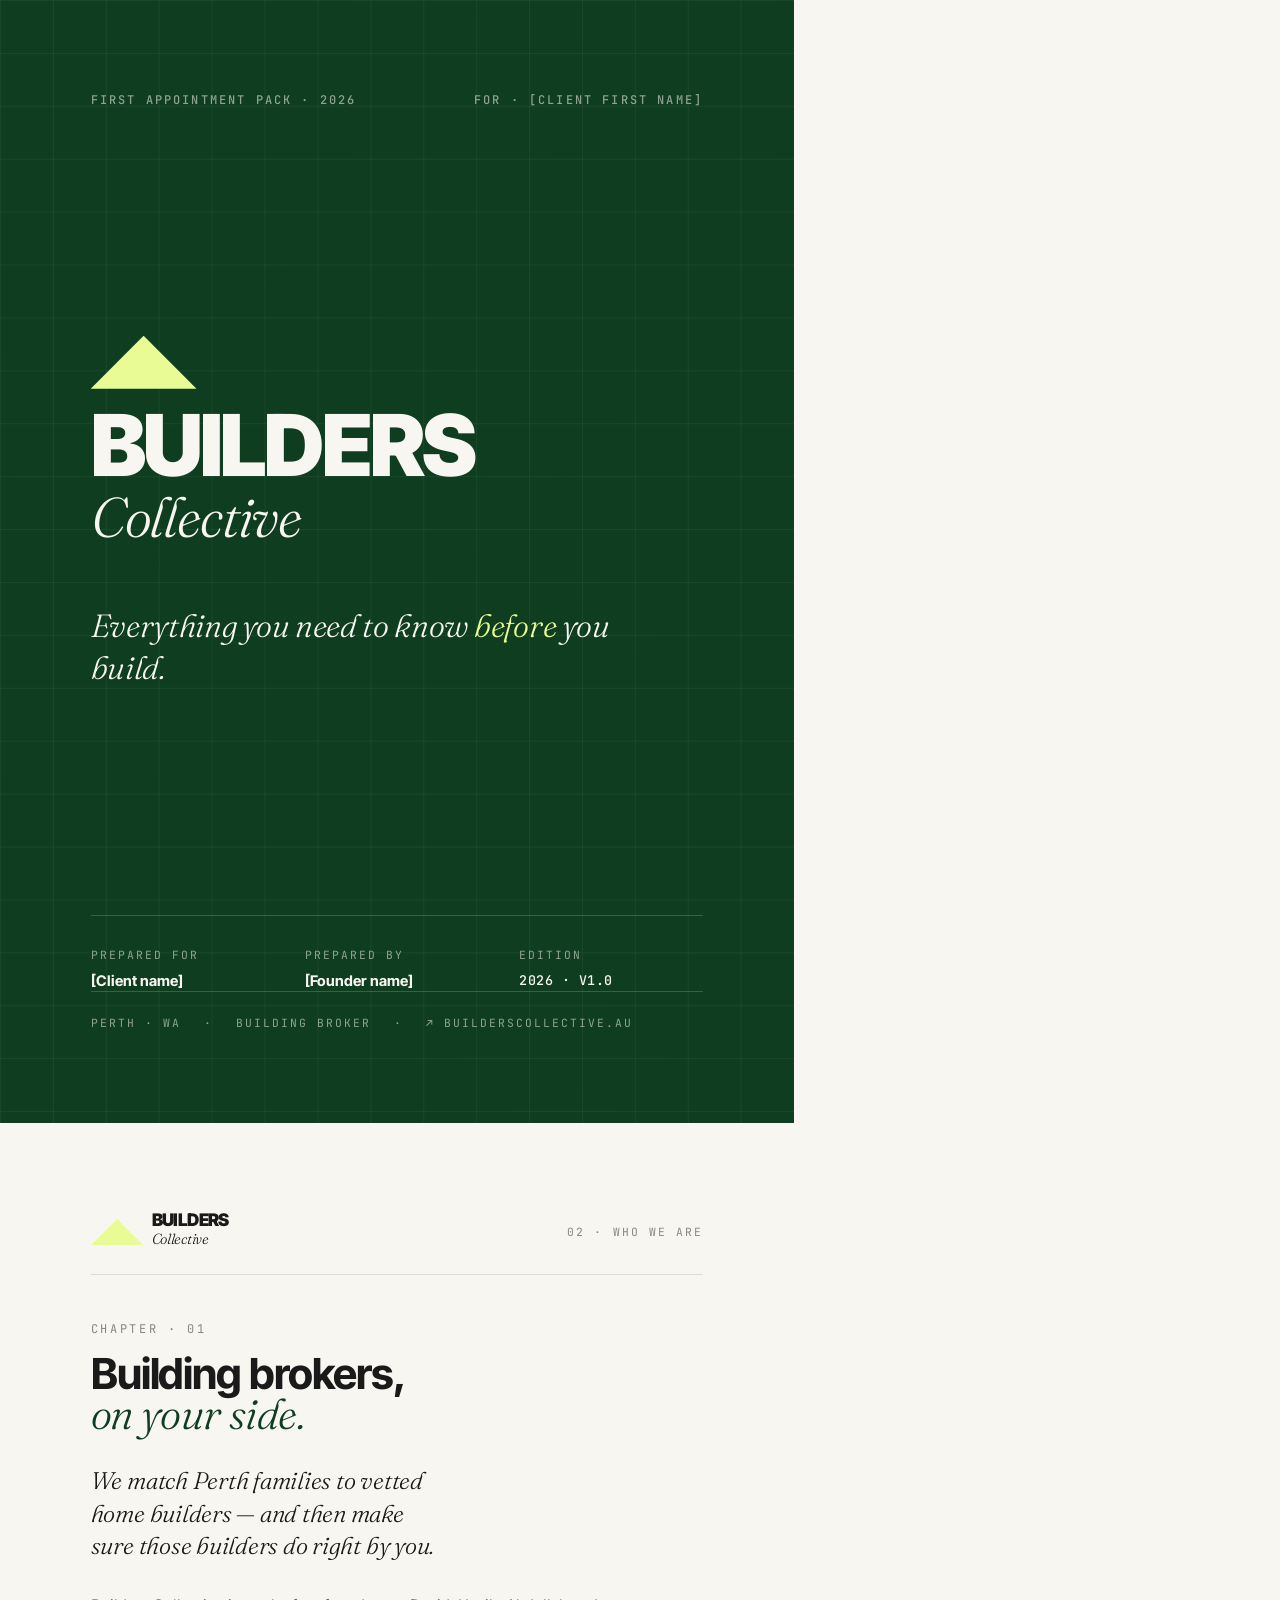
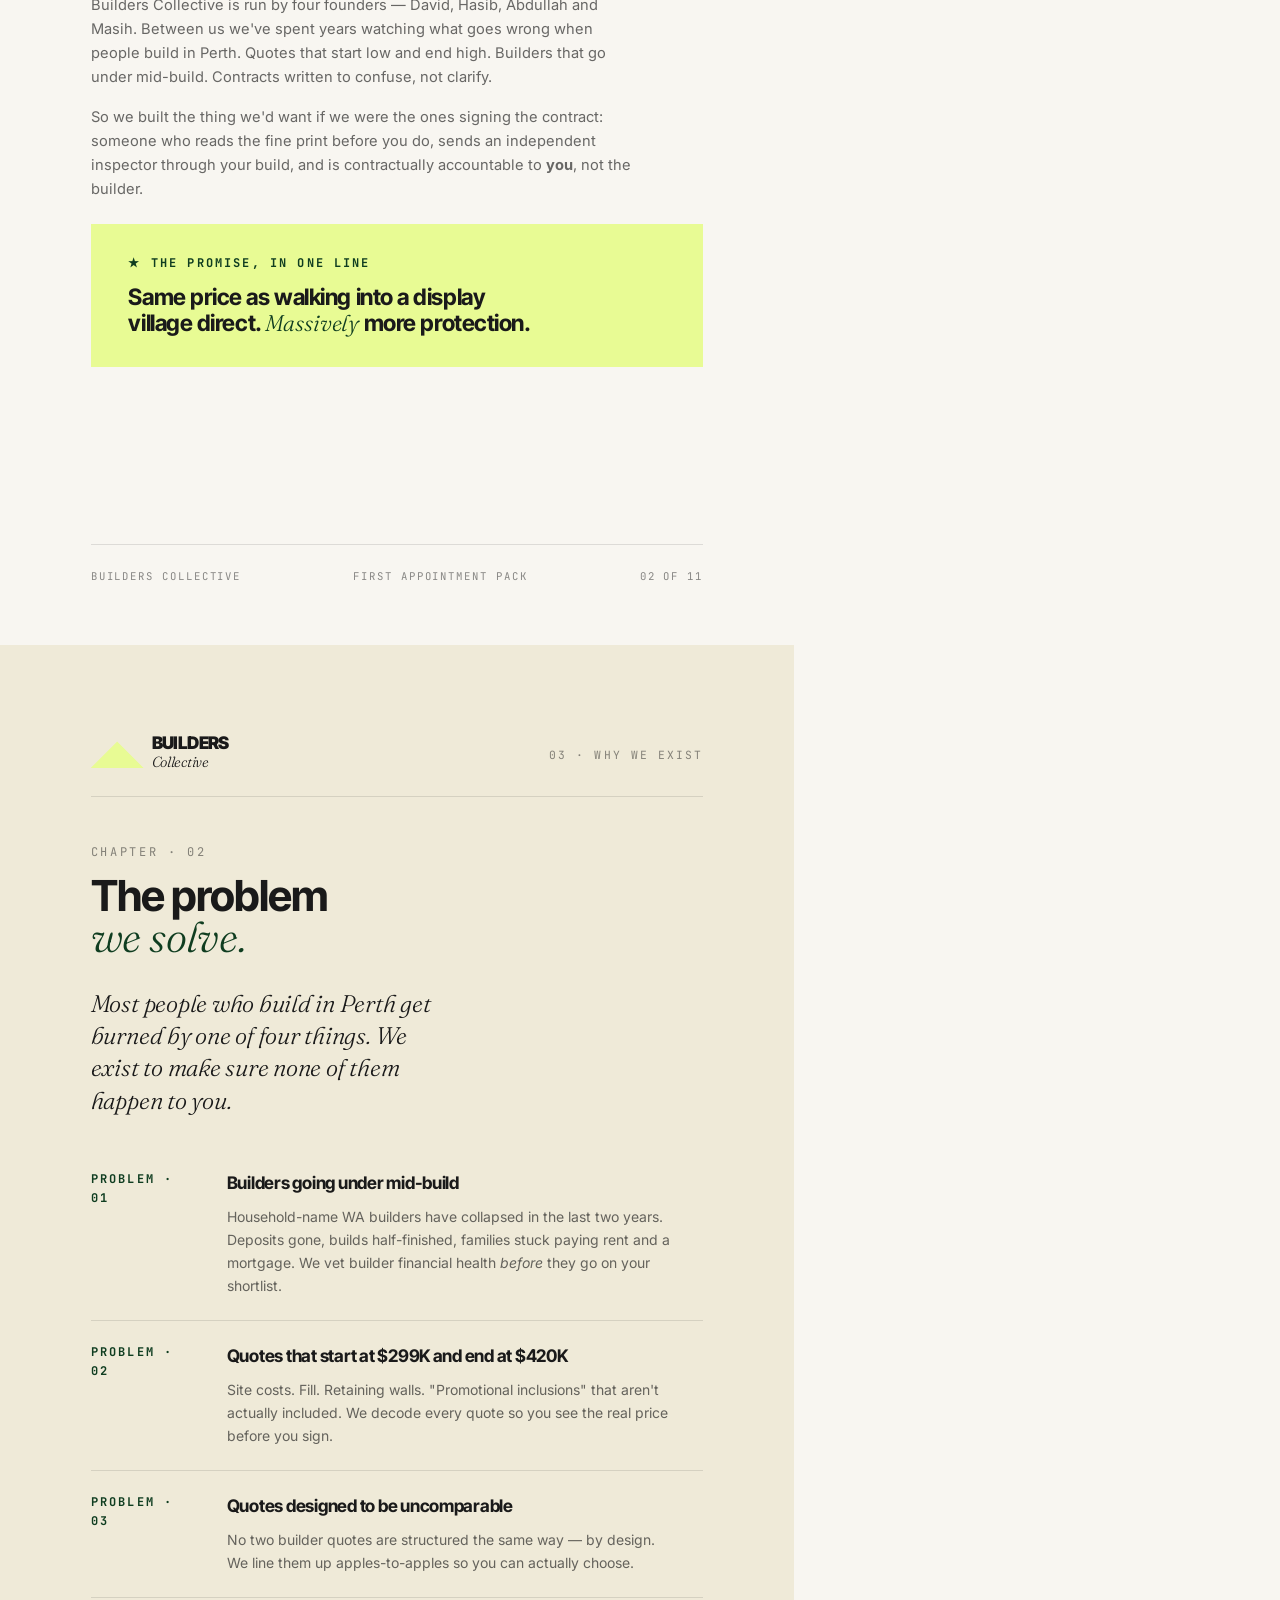
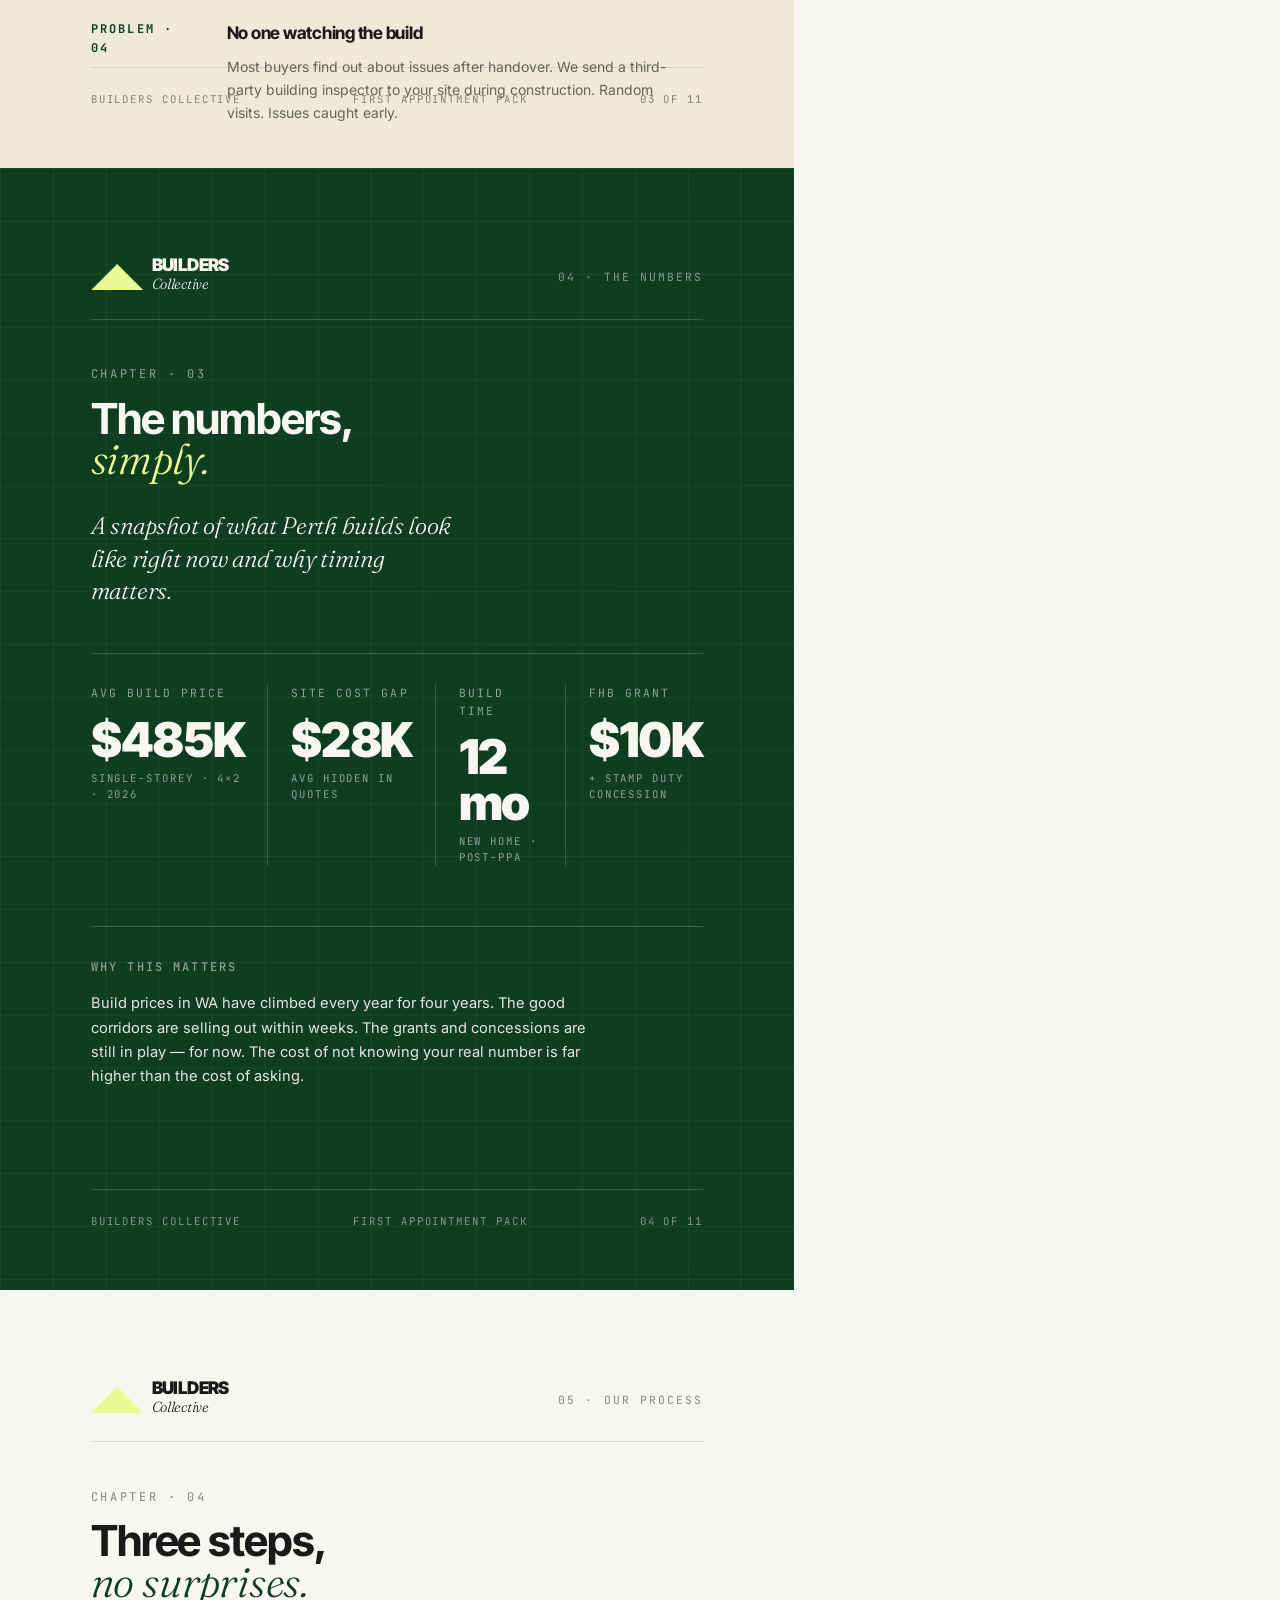
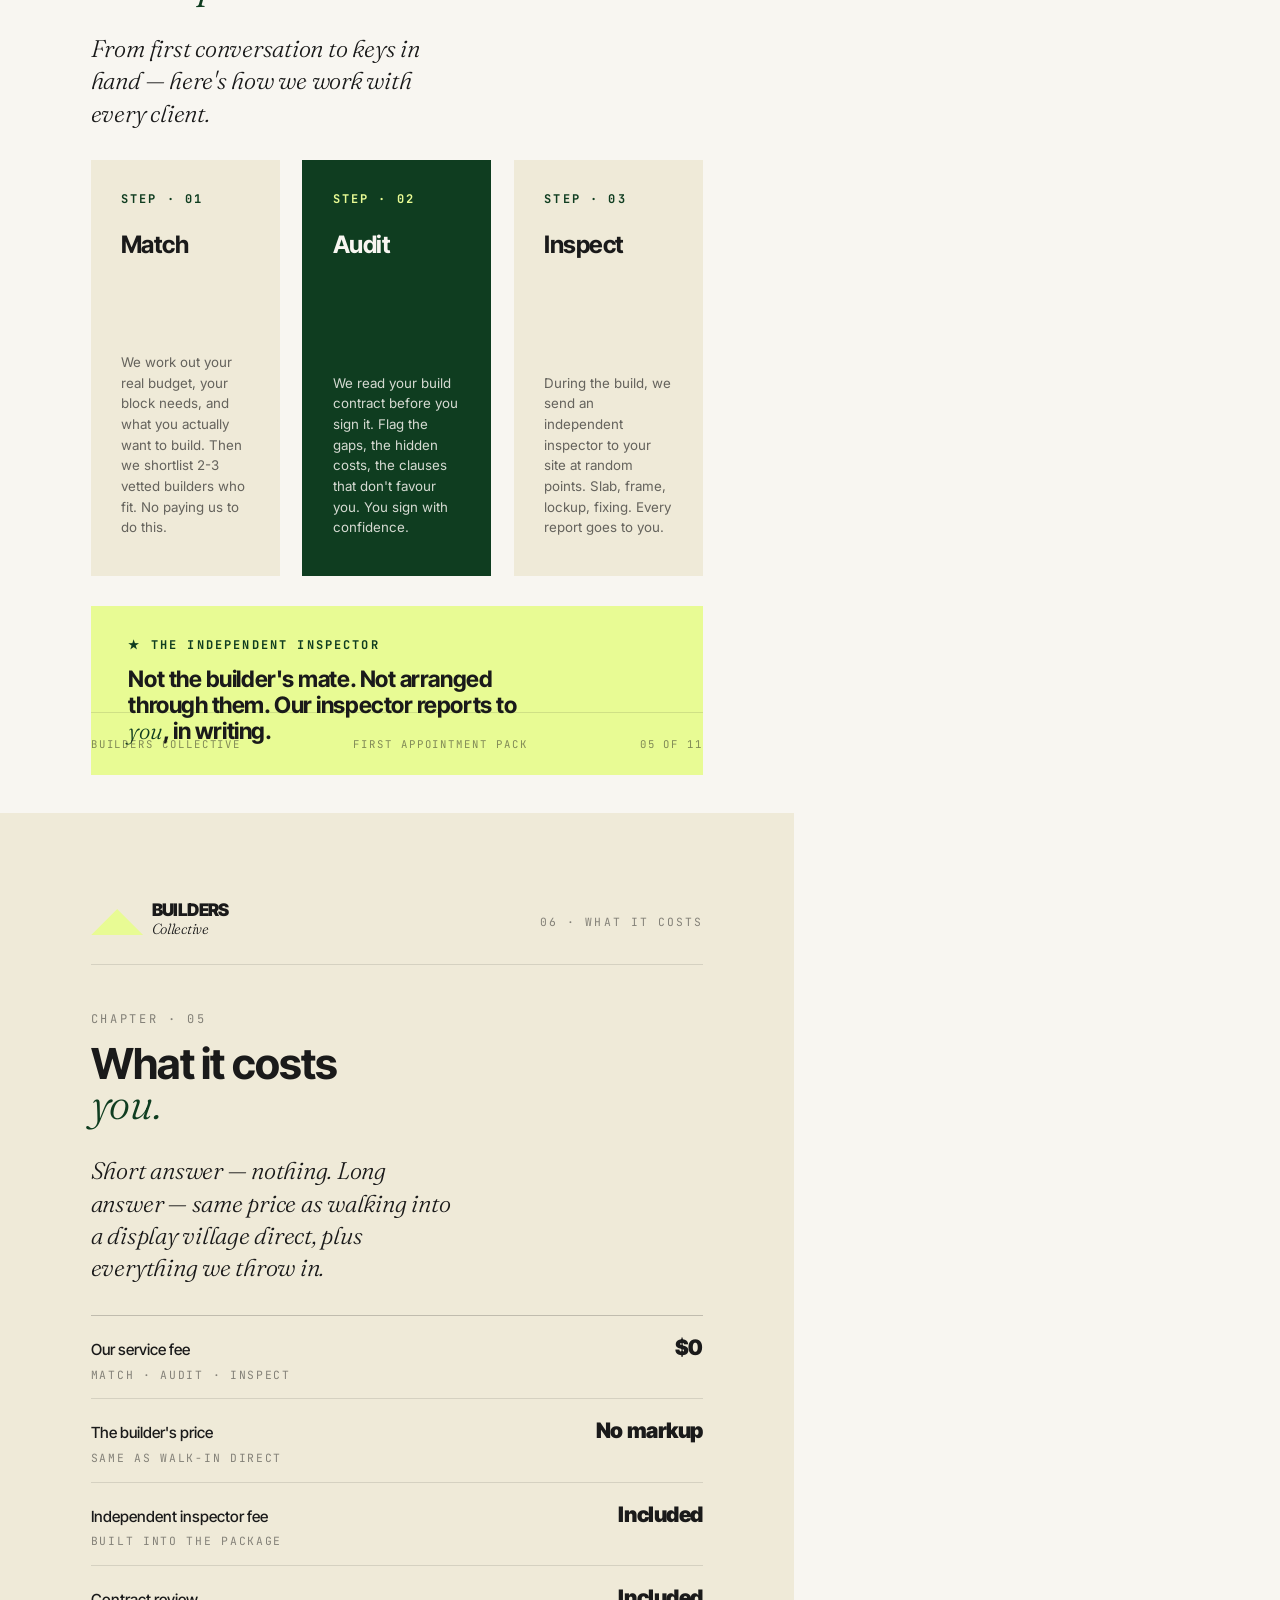
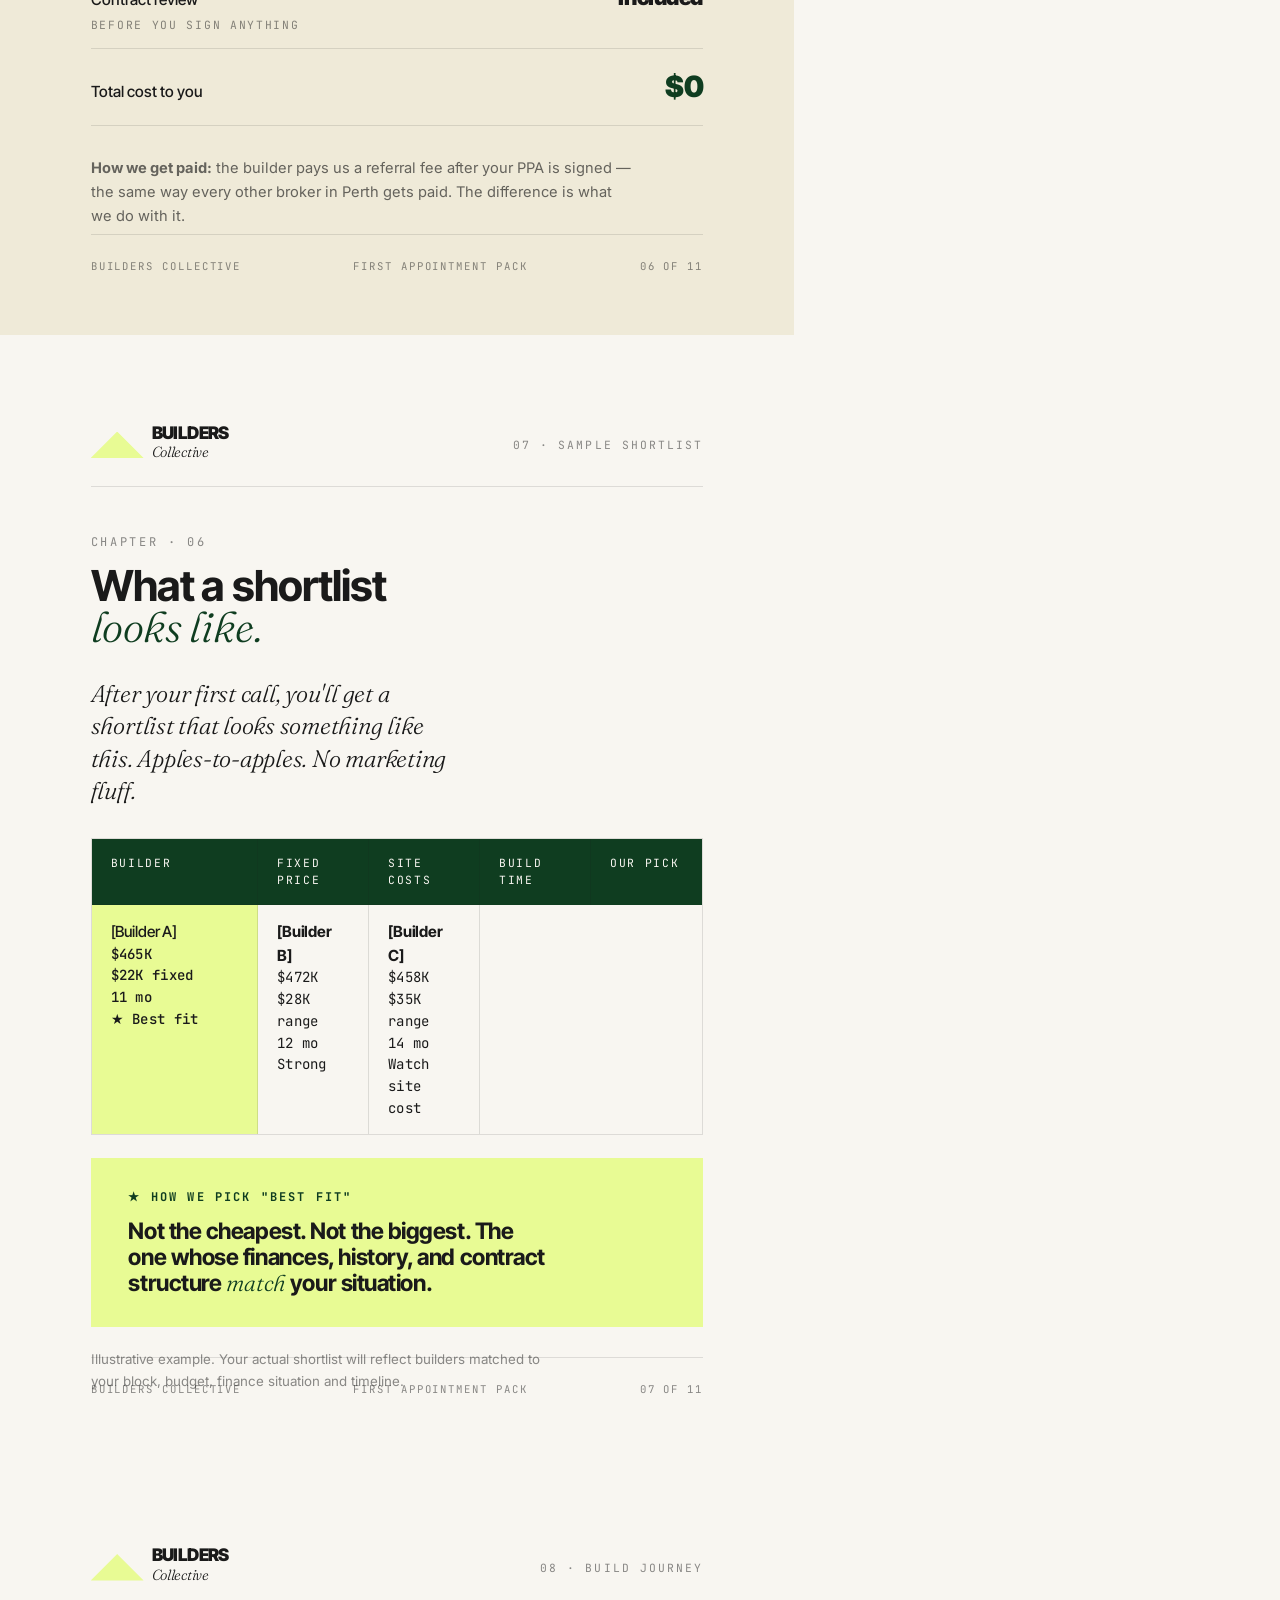
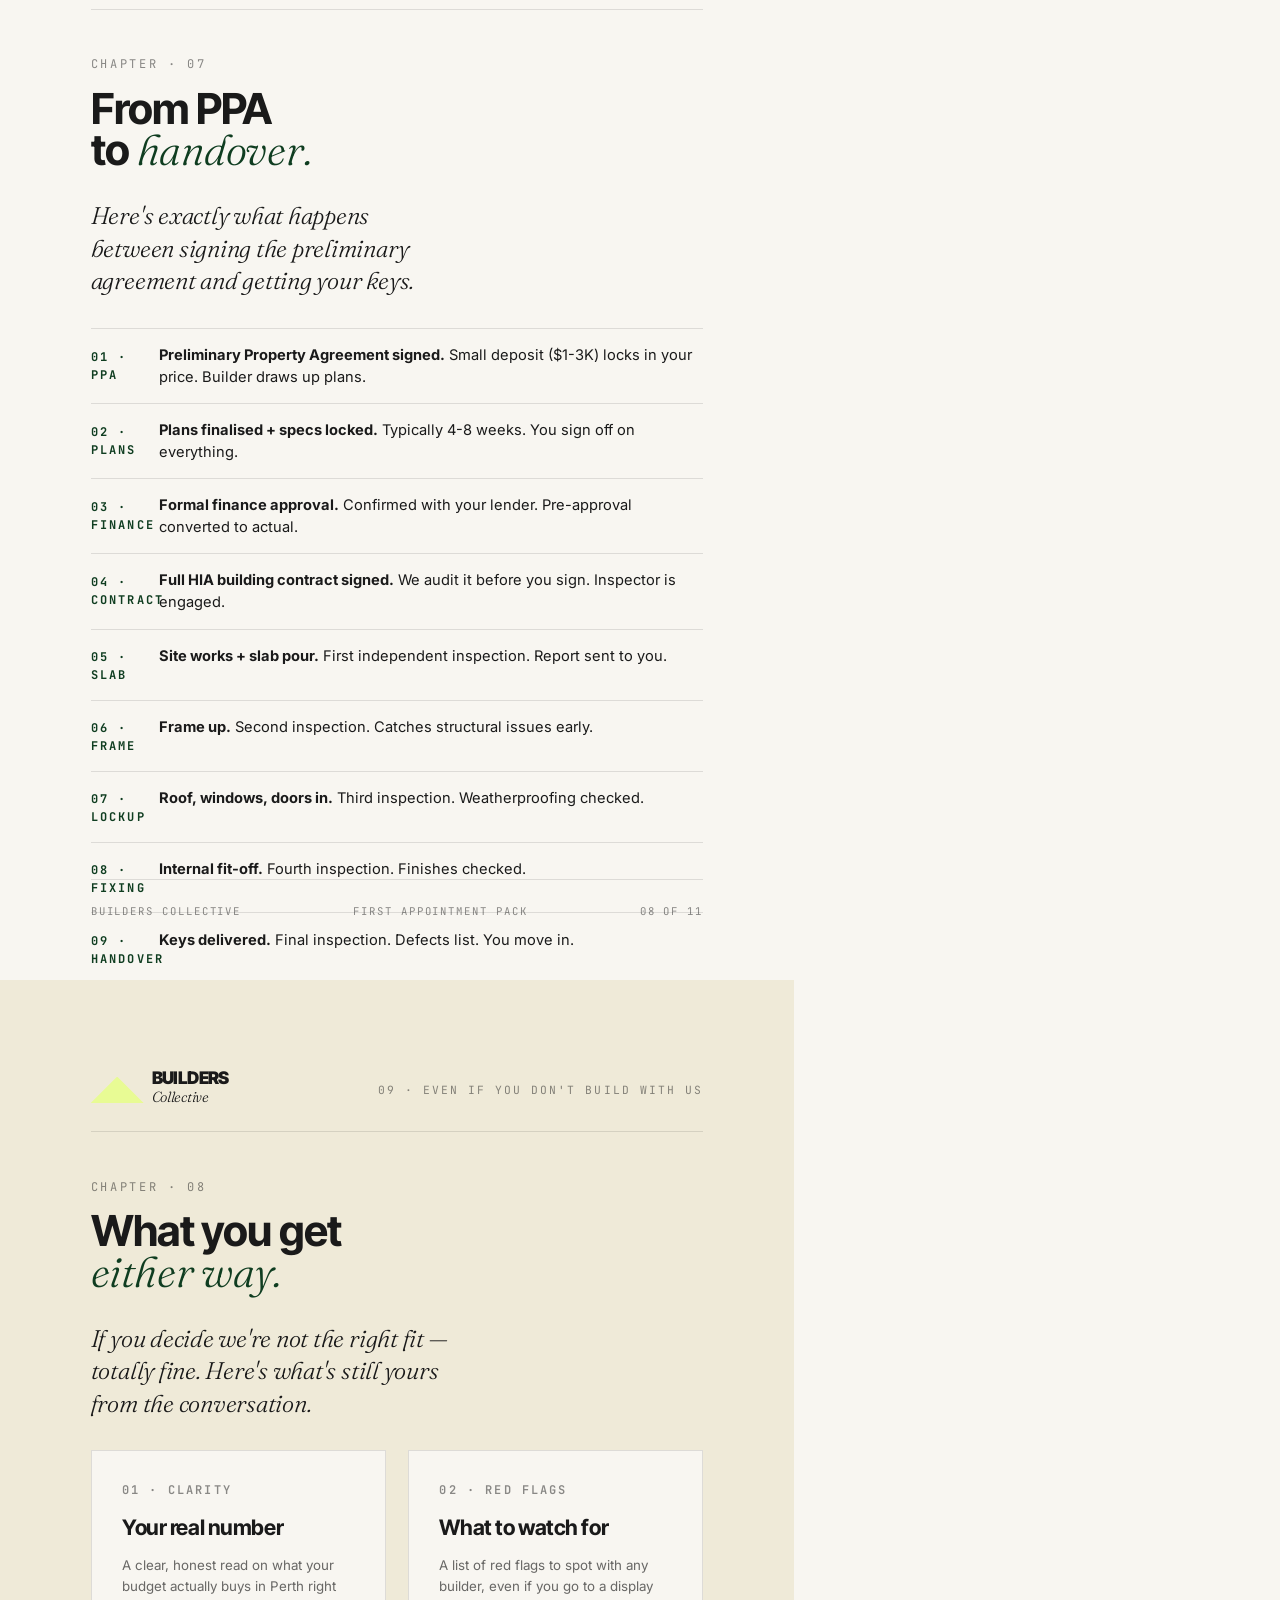
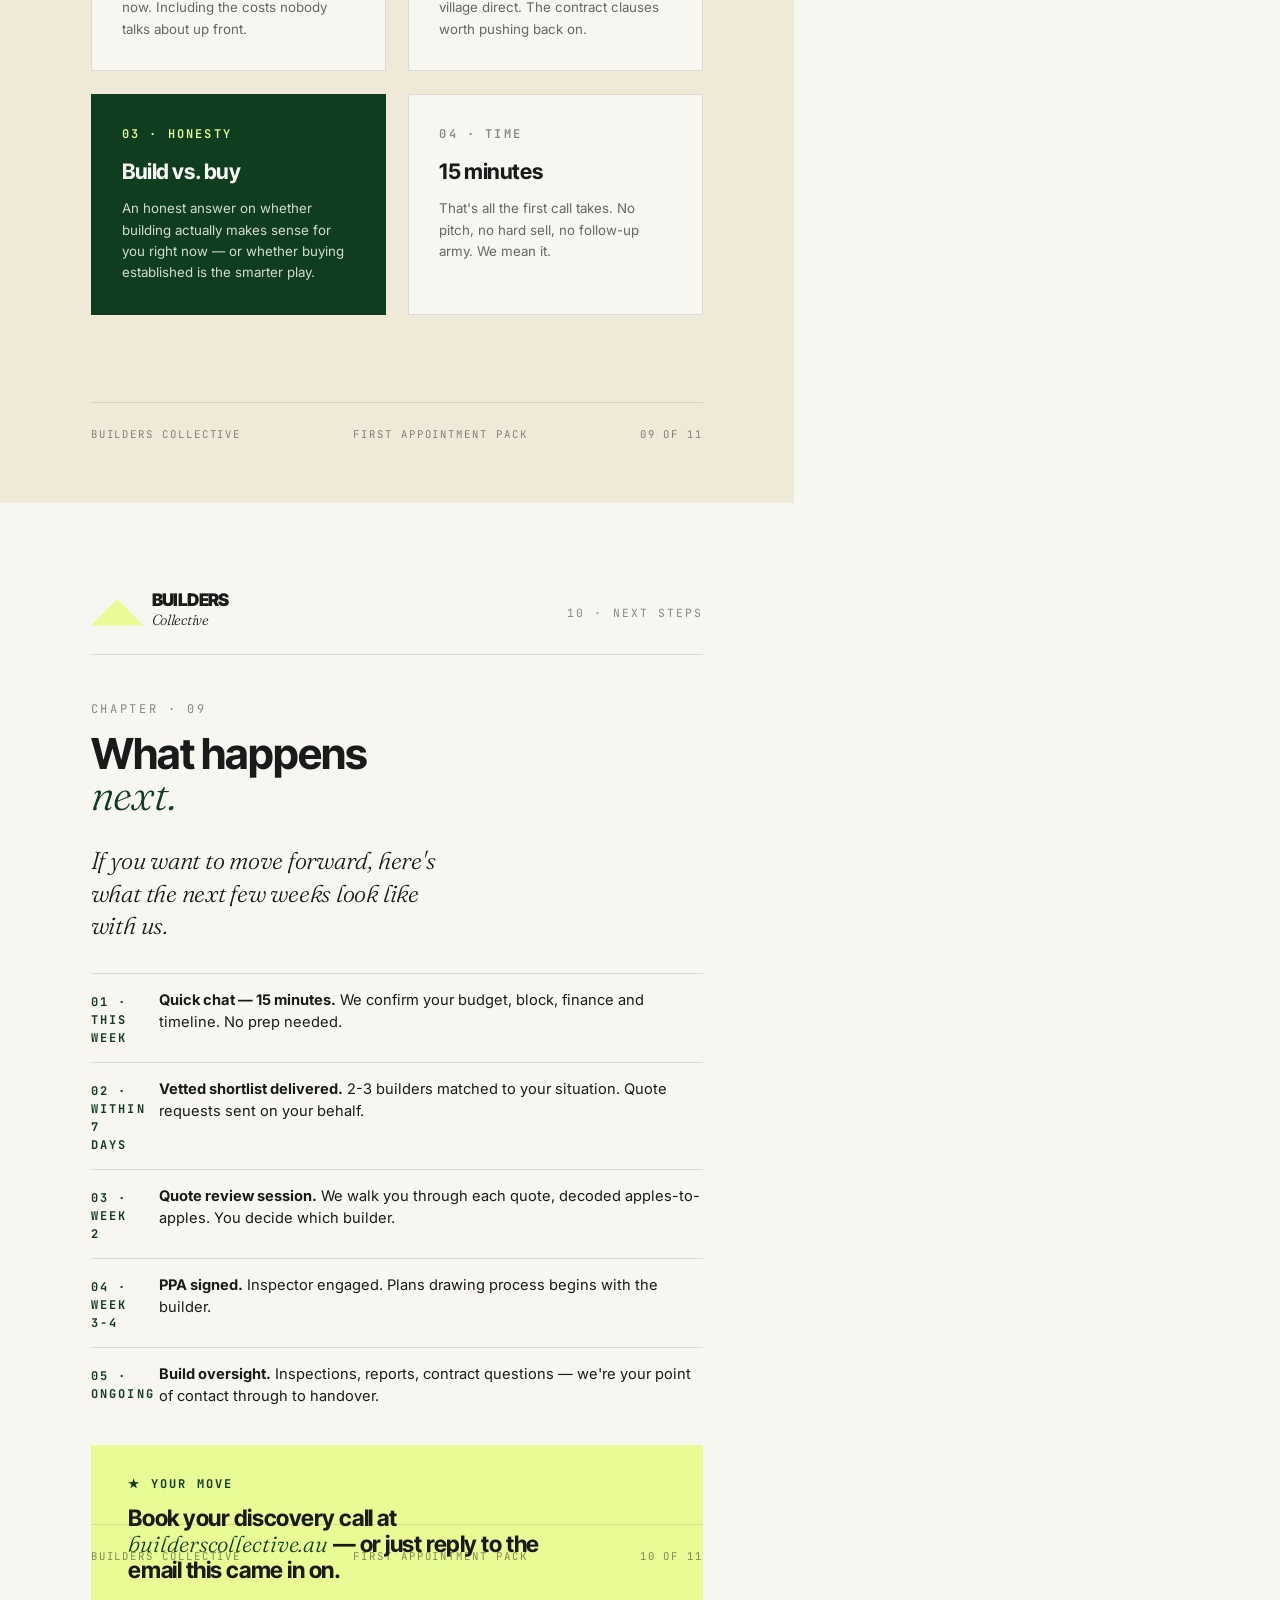
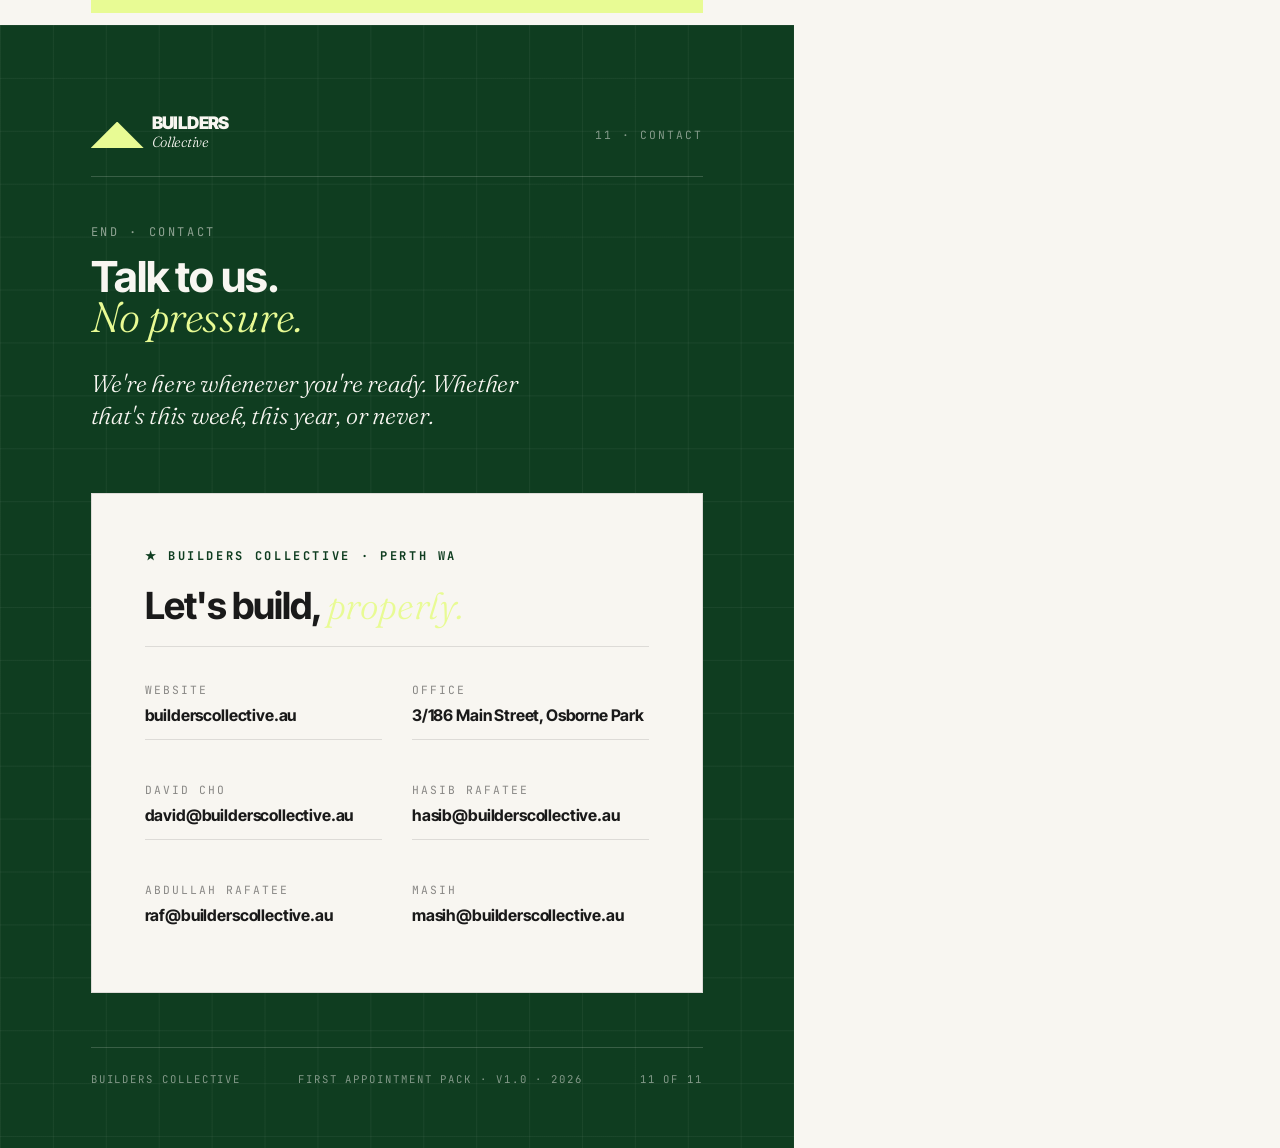
<file: builders-collective/first-appointment-pack/index.html>
<!DOCTYPE html>
<html lang="en">
<head>
<meta charset="UTF-8">
<meta name="viewport" content="width=device-width, initial-scale=1.0">
<title>Builders Collective — First Appointment Pack</title>
<link rel="preconnect" href="https://fonts.googleapis.com">
<link rel="preconnect" href="https://fonts.gstatic.com" crossorigin>
<link href="https://fonts.googleapis.com/css2?family=Inter:wght@400;500;700&family=Inter+Tight:wght@400;500;700;900&family=Fraunces:ital,opsz,wght@1,9..144,300;1,9..144,400&family=JetBrains+Mono:wght@400;500;700&display=swap" rel="stylesheet">
<style>
  * { margin: 0; padding: 0; box-sizing: border-box; }

  :root {
    --forest:      #0F3D20;
    --forest-deep: #08291A;
    --paper:       #F8F6F1;
    --cream:       #EFEAD8;
    --stone:       #1A1A1A;
    --stone-2:     rgba(26,26,26,0.65);
    --stone-soft:  rgba(26,26,26,0.5);
    --spark:       #E8FB94;
    --rule:        rgba(26,26,26,0.12);
    --rule-strong: rgba(26,26,26,0.22);
    --rule-light:  rgba(248,246,241,0.18);
  }

  @page {
    size: A4 portrait;
    margin: 0;
  }

  html, body {
    width: 210mm;
    font-family: 'Inter', -apple-system, sans-serif;
    background: var(--paper);
    color: var(--stone);
    font-size: 11pt;
    line-height: 1.55;
    -webkit-font-smoothing: antialiased;
  }

  /* PAGE WRAPPER — each .page is one A4 sheet */
  .page {
    width: 210mm;
    height: 297mm;
    page-break-after: always;
    page-break-inside: avoid;
    position: relative;
    overflow: hidden;
    padding: 24mm;
  }

  .page:last-child { page-break-after: auto; }

  .page.forest {
    background: var(--forest);
    color: var(--paper);
  }

  .page.cream { background: var(--cream); }

  .grid-bg {
    background-image:
      linear-gradient(to right, rgba(248,246,241,0.05) 1px, transparent 1px),
      linear-gradient(to bottom, rgba(248,246,241,0.05) 1px, transparent 1px);
    background-size: 14mm 14mm;
    position: absolute;
    inset: 0;
    pointer-events: none;
  }

  .grid-bg.dark-paper {
    background-image:
      linear-gradient(to right, rgba(26,26,26,0.04) 1px, transparent 1px),
      linear-gradient(to bottom, rgba(26,26,26,0.04) 1px, transparent 1px);
  }

  /* TYPE UTILS */
  .mono {
    font-family: 'JetBrains Mono', monospace;
    font-size: 9pt;
    letter-spacing: 0.18em;
    text-transform: uppercase;
    color: var(--stone-soft);
    font-weight: 500;
  }

  .page.forest .mono { color: rgba(248,246,241,0.55); }

  .italic {
    font-family: 'Fraunces', serif;
    font-style: italic;
    font-weight: 300;
    color: var(--forest);
    text-transform: none;
    letter-spacing: -0.005em;
  }

  .page.forest .italic { color: var(--spark); }

  /* APEX */
  .apex {
    width: 14mm;
    height: 7mm;
    background: var(--spark);
    clip-path: polygon(50% 0, 100% 100%, 0 100%);
  }

  /* PAGE HEADER (every page) */
  .page-header {
    display: flex;
    align-items: center;
    justify-content: space-between;
    padding-bottom: 6mm;
    border-bottom: 1px solid var(--rule);
    position: relative;
  }

  .page.forest .page-header { border-bottom-color: var(--rule-light); }

  .page-header .wordmark-mini {
    display: flex;
    align-items: center;
    gap: 8px;
  }

  .page-header .wordmark-mini .b {
    font-family: 'Inter Tight', sans-serif;
    font-weight: 900;
    font-size: 13pt;
    letter-spacing: -0.035em;
    line-height: 0.82;
  }

  .page-header .wordmark-mini .c {
    font-family: 'Fraunces', serif;
    font-style: italic;
    font-weight: 300;
    font-size: 11pt;
    margin-top: 1px;
    letter-spacing: -0.02em;
  }

  .page-num {
    font-family: 'JetBrains Mono', monospace;
    font-size: 8.5pt;
    letter-spacing: 0.18em;
    text-transform: uppercase;
    color: var(--stone-soft);
  }

  .page.forest .page-num { color: rgba(248,246,241,0.5); }

  /* PAGE FOOTER (receipt row) */
  .page-footer {
    position: absolute;
    bottom: 16mm;
    left: 24mm;
    right: 24mm;
    padding-top: 6mm;
    border-top: 1px solid var(--rule);
    font-family: 'JetBrains Mono', monospace;
    font-size: 8pt;
    letter-spacing: 0.18em;
    text-transform: uppercase;
    color: var(--stone-soft);
    display: flex;
    justify-content: space-between;
  }

  .page.forest .page-footer {
    border-top-color: var(--rule-light);
    color: rgba(248,246,241,0.5);
  }

  /* CONTENT AREA */
  .page-content {
    position: relative;
    padding: 12mm 0 0;
  }

  h1 {
    font-family: 'Inter Tight', sans-serif;
    font-weight: 900;
    font-size: 56pt;
    letter-spacing: -0.035em;
    line-height: 0.86;
  }

  h2 {
    font-family: 'Inter Tight', sans-serif;
    font-weight: 700;
    font-size: 32pt;
    letter-spacing: -0.025em;
    line-height: 0.95;
    margin-bottom: 8mm;
    max-width: 18ch;
  }

  h2 .italic { font-weight: 300; }

  h3 {
    font-family: 'Inter Tight', sans-serif;
    font-weight: 700;
    font-size: 18pt;
    letter-spacing: -0.02em;
    line-height: 1.1;
    margin-bottom: 4mm;
  }

  p {
    font-size: 11pt;
    color: var(--stone-2);
    margin-bottom: 4mm;
    max-width: 60ch;
    line-height: 1.65;
  }

  .page.forest p { color: rgba(248,246,241,0.85); }

  p.lead {
    font-family: 'Fraunces', serif;
    font-style: italic;
    font-weight: 300;
    font-size: 18pt;
    color: var(--stone);
    line-height: 1.35;
    margin-bottom: 8mm;
    max-width: 24ch;
    letter-spacing: -0.01em;
  }

  .page.forest p.lead { color: var(--paper); }

  .section-num {
    font-family: 'JetBrains Mono', monospace;
    font-size: 9pt;
    letter-spacing: 0.22em;
    text-transform: uppercase;
    color: var(--stone-soft);
    margin-bottom: 4mm;
  }

  .page.forest .section-num { color: rgba(248,246,241,0.55); }

  /* COVER (page 1) */
  .cover-content {
    height: calc(297mm - 48mm);
    display: flex;
    flex-direction: column;
    justify-content: space-between;
    position: relative;
  }

  .cover-top {
    display: flex;
    justify-content: space-between;
    align-items: flex-start;
  }

  .cover-apex {
    width: 28mm;
    height: 14mm;
    background: var(--spark);
    clip-path: polygon(50% 0, 100% 100%, 0 100%);
    margin-bottom: 6mm;
  }

  .cover-wordmark .b {
    font-family: 'Inter Tight', sans-serif;
    font-weight: 900;
    font-size: 64pt;
    letter-spacing: -0.035em;
    line-height: 0.82;
    color: var(--paper);
  }

  .cover-wordmark .c {
    font-family: 'Fraunces', serif;
    font-style: italic;
    font-weight: 300;
    font-size: 42pt;
    line-height: 1;
    margin-top: 2mm;
    letter-spacing: -0.02em;
    color: var(--paper);
  }

  .cover-tagline {
    font-family: 'Fraunces', serif;
    font-style: italic;
    font-weight: 300;
    font-size: 24pt;
    line-height: 1.3;
    color: var(--paper);
    max-width: 28ch;
    margin-top: 16mm;
    letter-spacing: -0.01em;
  }

  .cover-meta {
    display: grid;
    grid-template-columns: 1fr 1fr 1fr;
    gap: 8mm;
    padding-top: 8mm;
    border-top: 1px solid var(--rule-light);
  }

  .cover-meta .row .k {
    font-family: 'JetBrains Mono', monospace;
    font-size: 8.5pt;
    letter-spacing: 0.18em;
    color: rgba(248,246,241,0.55);
    text-transform: uppercase;
    margin-bottom: 2mm;
  }

  .cover-meta .row .v {
    font-family: 'Inter Tight', sans-serif;
    font-weight: 700;
    font-size: 11pt;
    color: var(--paper);
    line-height: 1.3;
  }

  .cover-meta .row .v.mono {
    font-family: 'JetBrains Mono', monospace;
    font-weight: 500;
    font-size: 10pt;
    letter-spacing: 0.04em;
  }

  /* TWO COL */
  .col-2 {
    display: grid;
    grid-template-columns: 1fr 1fr;
    gap: 12mm;
    margin-top: 8mm;
  }

  .col-2-narrow {
    display: grid;
    grid-template-columns: 1.4fr 1fr;
    gap: 12mm;
    margin-top: 8mm;
  }

  /* CALLOUT (spark) */
  .callout-spark {
    background: var(--spark);
    color: var(--stone);
    padding: 8mm 10mm;
    margin: 6mm 0;
  }

  .callout-spark .label {
    font-family: 'JetBrains Mono', monospace;
    font-size: 9pt;
    letter-spacing: 0.18em;
    text-transform: uppercase;
    color: var(--forest);
    margin-bottom: 3mm;
    font-weight: 700;
  }

  .callout-spark .text {
    font-family: 'Inter Tight', sans-serif;
    font-weight: 700;
    font-size: 17pt;
    letter-spacing: -0.02em;
    line-height: 1.15;
    color: var(--stone);
    max-width: 28ch;
  }

  .callout-spark .text .italic {
    font-family: 'Fraunces', serif;
    font-style: italic;
    font-weight: 300;
    color: var(--forest);
  }

  /* NUMBERS GRID */
  .numbers {
    display: grid;
    grid-template-columns: repeat(4, 1fr);
    border-top: 1px solid var(--rule-light);
    margin-top: 12mm;
    padding-top: 8mm;
  }

  .page.forest .numbers { border-top-color: var(--rule-light); }

  .num-cell { border-right: 1px solid var(--rule-light); padding: 0 6mm; }
  .num-cell:first-child { padding-left: 0; }
  .num-cell:last-child { border-right: 0; padding-right: 0; }

  .num-cell .label {
    font-family: 'JetBrains Mono', monospace;
    font-size: 8.5pt;
    letter-spacing: 0.18em;
    text-transform: uppercase;
    color: rgba(248,246,241,0.55);
    margin-bottom: 4mm;
  }

  .num-cell .value {
    font-family: 'Inter Tight', sans-serif;
    font-weight: 900;
    font-size: 36pt;
    letter-spacing: -0.025em;
    line-height: 0.95;
    color: var(--paper);
    margin-bottom: 2mm;
  }

  .num-cell .sub {
    font-family: 'JetBrains Mono', monospace;
    font-size: 8pt;
    letter-spacing: 0.18em;
    text-transform: uppercase;
    color: rgba(248,246,241,0.55);
  }

  /* MYTH LIST */
  .myth {
    padding: 6mm 0;
    border-bottom: 1px solid var(--rule);
    display: grid;
    grid-template-columns: 28mm 1fr;
    gap: 8mm;
    align-items: start;
  }

  .myth:last-child { border-bottom: 0; }

  .myth-num {
    font-family: 'JetBrains Mono', monospace;
    font-size: 9pt;
    letter-spacing: 0.18em;
    color: var(--forest);
    text-transform: uppercase;
    font-weight: 700;
  }

  .myth h5 {
    font-family: 'Inter Tight', sans-serif;
    font-weight: 700;
    font-size: 13pt;
    letter-spacing: -0.015em;
    margin-bottom: 2mm;
  }

  .myth p {
    font-size: 10.5pt;
    color: var(--stone-2);
    margin: 0;
    max-width: 50ch;
  }

  /* STEP CARDS */
  .step-cards {
    display: grid;
    grid-template-columns: repeat(3, 1fr);
    gap: 6mm;
    margin: 8mm 0;
  }

  .step-card {
    background: var(--cream);
    padding: 8mm 8mm 10mm;
    min-height: 110mm;
    display: flex;
    flex-direction: column;
    justify-content: space-between;
  }

  .step-card.active {
    background: var(--forest);
    color: var(--paper);
  }

  .step-num {
    font-family: 'JetBrains Mono', monospace;
    font-size: 9pt;
    letter-spacing: 0.18em;
    color: var(--forest);
    text-transform: uppercase;
    margin-bottom: 6mm;
    font-weight: 700;
  }

  .step-card.active .step-num { color: var(--spark); }

  .step-title {
    font-family: 'Inter Tight', sans-serif;
    font-weight: 700;
    font-size: 18pt;
    letter-spacing: -0.02em;
    line-height: 1.1;
    margin-bottom: 5mm;
  }

  .step-body {
    font-size: 10pt;
    color: var(--stone-2);
    line-height: 1.55;
  }

  .step-card.active .step-body { color: rgba(248,246,241,0.85); }

  /* COST ROWS */
  .cost-table {
    border-top: 1px solid var(--rule-strong);
    margin-top: 6mm;
  }

  .cost-row {
    display: grid;
    grid-template-columns: 1fr auto;
    padding: 4mm 0;
    border-bottom: 1px solid var(--rule);
    align-items: baseline;
  }

  .cost-row .label {
    font-family: 'Inter Tight', sans-serif;
    font-weight: 500;
    font-size: 11.5pt;
  }

  .cost-row .label .sub {
    display: block;
    font-family: 'JetBrains Mono', monospace;
    font-size: 8.5pt;
    letter-spacing: 0.15em;
    text-transform: uppercase;
    color: var(--stone-soft);
    margin-top: 1mm;
    font-weight: 400;
  }

  .cost-row .value {
    font-family: 'Inter Tight', sans-serif;
    font-weight: 900;
    font-size: 16pt;
    letter-spacing: -0.02em;
    font-variant-numeric: tabular-nums;
  }

  .cost-row.total .value { color: var(--forest); font-size: 22pt; }

  /* SHORTLIST */
  .shortlist {
    display: grid;
    grid-template-columns: 1.5fr 1fr 1fr 1fr 1fr;
    border: 1px solid var(--rule);
    margin: 6mm 0;
  }

  .shortlist > div {
    padding: 4mm 5mm;
    border-right: 1px solid var(--rule);
    border-bottom: 1px solid var(--rule);
  }

  .shortlist > div:nth-child(5n) { border-right: 0; }
  .shortlist > div:nth-last-child(-n+5) { border-bottom: 0; }

  .shortlist .sh-header {
    background: var(--forest);
    color: var(--paper);
    font-family: 'JetBrains Mono', monospace;
    font-size: 8.5pt;
    letter-spacing: 0.15em;
    text-transform: uppercase;
  }

  .shortlist .sh-name {
    font-family: 'Inter Tight', sans-serif;
    font-weight: 700;
    font-size: 11.5pt;
    letter-spacing: -0.01em;
  }

  .shortlist .sh-cell {
    font-family: 'JetBrains Mono', monospace;
    font-size: 10.5pt;
    letter-spacing: 0.02em;
  }

  .shortlist .sh-row.pick { background: var(--spark); }
  .shortlist .sh-row.pick > div { font-weight: 500; }

  /* FLOW STEPS */
  .flow-steps {
    list-style: none;
    margin-top: 6mm;
    border-top: 1px solid var(--rule);
  }

  .flow-steps li {
    display: grid;
    grid-template-columns: 14mm 1fr;
    gap: 4mm;
    padding: 4mm 0;
    font-family: 'Inter', sans-serif;
    font-size: 11pt;
    line-height: 1.5;
    align-items: start;
    border-bottom: 1px solid var(--rule);
  }

  .flow-steps li:last-child { border-bottom: 0; }

  .flow-steps li .step {
    font-family: 'JetBrains Mono', monospace;
    font-size: 9pt;
    letter-spacing: 0.18em;
    color: var(--forest);
    text-transform: uppercase;
    font-weight: 700;
    padding-top: 1mm;
  }

  /* WHAT YOU GET CARDS */
  .get-cards {
    display: grid;
    grid-template-columns: 1fr 1fr;
    gap: 6mm;
    margin: 6mm 0;
  }

  .get-card {
    background: var(--paper);
    border: 1px solid var(--rule);
    padding: 8mm;
  }

  .get-card.active {
    background: var(--forest);
    color: var(--paper);
    border-color: var(--forest);
  }

  .get-card .label {
    font-family: 'JetBrains Mono', monospace;
    font-size: 9pt;
    letter-spacing: 0.18em;
    text-transform: uppercase;
    color: var(--stone-soft);
    margin-bottom: 4mm;
    font-weight: 600;
  }

  .get-card.active .label { color: var(--spark); }

  .get-card .head {
    font-family: 'Inter Tight', sans-serif;
    font-weight: 700;
    font-size: 16pt;
    letter-spacing: -0.02em;
    line-height: 1.15;
    margin-bottom: 4mm;
  }

  .get-card p {
    font-size: 10pt;
    margin: 0;
    color: var(--stone-2);
    line-height: 1.6;
  }

  .get-card.active p { color: rgba(248,246,241,0.85); }

  /* CONTACT CARD (last page) */
  .contact-card {
    background: var(--paper);
    color: var(--stone);
    padding: 14mm;
    margin-top: 16mm;
    border: 1px solid var(--rule);
    position: relative;
  }

  .contact-card .label {
    font-family: 'JetBrains Mono', monospace;
    font-size: 9pt;
    letter-spacing: 0.22em;
    color: var(--forest);
    text-transform: uppercase;
    font-weight: 700;
    margin-bottom: 6mm;
  }

  .contact-card h2 {
    font-size: 28pt;
    margin-bottom: 6mm;
  }

  .contact-grid {
    display: grid;
    grid-template-columns: 1fr 1fr;
    gap: 8mm;
    padding-top: 6mm;
    border-top: 1px solid var(--rule);
    margin-top: 6mm;
  }

  .contact-grid .row {
    padding: 3mm 0;
    border-bottom: 1px solid var(--rule);
  }

  .contact-grid .row:last-child, .contact-grid .row:nth-last-child(2) { border-bottom: 0; }

  .contact-grid .k {
    font-family: 'JetBrains Mono', monospace;
    font-size: 8.5pt;
    letter-spacing: 0.18em;
    text-transform: uppercase;
    color: var(--stone-soft);
    margin-bottom: 1mm;
  }

  .contact-grid .v {
    font-family: 'Inter Tight', sans-serif;
    font-weight: 700;
    font-size: 12pt;
    letter-spacing: -0.01em;
  }

  /* SPEC STRIP (cover) */
  .spec-strip {
    font-family: 'JetBrains Mono', monospace;
    font-size: 8.5pt;
    letter-spacing: 0.18em;
    text-transform: uppercase;
    color: rgba(248,246,241,0.55);
    display: flex;
    gap: 6mm;
    flex-wrap: wrap;
    padding-top: 6mm;
    border-top: 1px solid var(--rule-light);
  }
</style>
</head>
<body>

<!-- ============================================ -->
<!-- PAGE 01 — COVER                              -->
<!-- ============================================ -->
<div class="page forest">
  <div class="grid-bg"></div>
  <div class="cover-content">
    <div class="cover-top">
      <div class="mono">FIRST APPOINTMENT PACK · 2026</div>
      <div class="mono">FOR · [CLIENT FIRST NAME]</div>
    </div>

    <div>
      <div class="cover-apex"></div>
      <div class="cover-wordmark">
        <div class="b">BUILDERS</div>
        <div class="c">Collective</div>
      </div>
      <div class="cover-tagline">
        Everything you need to know <span class="italic">before</span> you build.
      </div>
    </div>

    <div>
      <div class="cover-meta">
        <div class="row">
          <div class="k">Prepared for</div>
          <div class="v">[Client name]</div>
        </div>
        <div class="row">
          <div class="k">Prepared by</div>
          <div class="v">[Founder name]</div>
        </div>
        <div class="row">
          <div class="k">Edition</div>
          <div class="v mono">2026 · v1.0</div>
        </div>
      </div>
      <div class="spec-strip">
        <span>PERTH · WA</span>
        <span>·</span>
        <span>BUILDING BROKER</span>
        <span>·</span>
        <span>↗ BUILDERSCOLLECTIVE.AU</span>
      </div>
    </div>
  </div>
</div>

<!-- ============================================ -->
<!-- PAGE 02 — WHO WE ARE                         -->
<!-- ============================================ -->
<div class="page">
  <div class="page-header">
    <div class="wordmark-mini">
      <div class="apex"></div>
      <div>
        <div class="b" style="font-family:'Inter Tight';font-weight:900;font-size:13pt;letter-spacing:-0.035em;line-height:0.82;">BUILDERS</div>
        <div class="c" style="font-family:'Fraunces';font-style:italic;font-weight:300;font-size:11pt;margin-top:1px;letter-spacing:-0.02em;">Collective</div>
      </div>
    </div>
    <div class="page-num">02 · WHO WE ARE</div>
  </div>

  <div class="page-content">
    <div class="section-num">CHAPTER · 01</div>
    <h2>Building brokers,<br><span class="italic">on your side.</span></h2>

    <p class="lead">We match Perth families to vetted home builders — and then make sure those builders do right by you.</p>

    <p>Builders Collective is run by four founders — David, Hasib, Abdullah and Masih. Between us we've spent years watching what goes wrong when people build in Perth. Quotes that start low and end high. Builders that go under mid-build. Contracts written to confuse, not clarify.</p>

    <p>So we built the thing we'd want if we were the ones signing the contract: someone who reads the fine print before you do, sends an independent inspector through your build, and is contractually accountable to <strong>you</strong>, not the builder.</p>

    <div class="callout-spark">
      <div class="label">★ The promise, in one line</div>
      <div class="text">Same price as walking into a display village direct. <span class="italic">Massively</span> more protection.</div>
    </div>
  </div>

  <div class="page-footer">
    <span>BUILDERS COLLECTIVE</span>
    <span>FIRST APPOINTMENT PACK</span>
    <span>02 OF 11</span>
  </div>
</div>

<!-- ============================================ -->
<!-- PAGE 03 — WHY WE EXIST                       -->
<!-- ============================================ -->
<div class="page cream">
  <div class="page-header">
    <div class="wordmark-mini">
      <div class="apex"></div>
      <div>
        <div style="font-family:'Inter Tight';font-weight:900;font-size:13pt;letter-spacing:-0.035em;line-height:0.82;">BUILDERS</div>
        <div style="font-family:'Fraunces';font-style:italic;font-weight:300;font-size:11pt;margin-top:1px;letter-spacing:-0.02em;">Collective</div>
      </div>
    </div>
    <div class="page-num">03 · WHY WE EXIST</div>
  </div>

  <div class="page-content">
    <div class="section-num">CHAPTER · 02</div>
    <h2>The problem<br><span class="italic">we solve.</span></h2>

    <p class="lead">Most people who build in Perth get burned by one of four things. We exist to make sure none of them happen to you.</p>

    <div class="myth">
      <div class="myth-num">PROBLEM · 01</div>
      <div>
        <h5>Builders going under mid-build</h5>
        <p>Household-name WA builders have collapsed in the last two years. Deposits gone, builds half-finished, families stuck paying rent and a mortgage. We vet builder financial health <em>before</em> they go on your shortlist.</p>
      </div>
    </div>
    <div class="myth">
      <div class="myth-num">PROBLEM · 02</div>
      <div>
        <h5>Quotes that start at $299K and end at $420K</h5>
        <p>Site costs. Fill. Retaining walls. "Promotional inclusions" that aren't actually included. We decode every quote so you see the real price before you sign.</p>
      </div>
    </div>
    <div class="myth">
      <div class="myth-num">PROBLEM · 03</div>
      <div>
        <h5>Quotes designed to be uncomparable</h5>
        <p>No two builder quotes are structured the same way — by design. We line them up apples-to-apples so you can actually choose.</p>
      </div>
    </div>
    <div class="myth">
      <div class="myth-num">PROBLEM · 04</div>
      <div>
        <h5>No one watching the build</h5>
        <p>Most buyers find out about issues after handover. We send a third-party building inspector to your site during construction. Random visits. Issues caught early.</p>
      </div>
    </div>
  </div>

  <div class="page-footer">
    <span>BUILDERS COLLECTIVE</span>
    <span>FIRST APPOINTMENT PACK</span>
    <span>03 OF 11</span>
  </div>
</div>

<!-- ============================================ -->
<!-- PAGE 04 — THE NUMBERS                        -->
<!-- ============================================ -->
<div class="page forest">
  <div class="grid-bg"></div>
  <div class="page-header">
    <div class="wordmark-mini">
      <div class="apex"></div>
      <div>
        <div style="font-family:'Inter Tight';font-weight:900;font-size:13pt;letter-spacing:-0.035em;line-height:0.82;color:var(--paper);">BUILDERS</div>
        <div style="font-family:'Fraunces';font-style:italic;font-weight:300;font-size:11pt;margin-top:1px;letter-spacing:-0.02em;color:var(--paper);">Collective</div>
      </div>
    </div>
    <div class="page-num">04 · THE NUMBERS</div>
  </div>

  <div class="page-content">
    <div class="section-num">CHAPTER · 03</div>
    <h2 style="color:var(--paper);">The numbers,<br><span class="italic">simply.</span></h2>

    <p class="lead" style="color:var(--paper);">A snapshot of what Perth builds look like right now and why timing matters.</p>

    <div class="numbers">
      <div class="num-cell">
        <div class="label">Avg build price</div>
        <div class="value">$485K</div>
        <div class="sub">Single-storey · 4×2 · 2026</div>
      </div>
      <div class="num-cell">
        <div class="label">Site cost gap</div>
        <div class="value">$28K</div>
        <div class="sub">Avg hidden in quotes</div>
      </div>
      <div class="num-cell">
        <div class="label">Build time</div>
        <div class="value">12 mo</div>
        <div class="sub">New home · post-PPA</div>
      </div>
      <div class="num-cell">
        <div class="label">FHB grant</div>
        <div class="value">$10K</div>
        <div class="sub">+ stamp duty concession</div>
      </div>
    </div>

    <div style="margin-top: 16mm; padding-top: 8mm; border-top: 1px solid var(--rule-light);">
      <div class="mono" style="margin-bottom: 4mm;">WHY THIS MATTERS</div>
      <p style="color:rgba(248,246,241,0.92);max-width:55ch;">Build prices in WA have climbed every year for four years. The good corridors are selling out within weeks. The grants and concessions are still in play — for now. The cost of not knowing your real number is far higher than the cost of asking.</p>
    </div>
  </div>

  <div class="page-footer">
    <span>BUILDERS COLLECTIVE</span>
    <span>FIRST APPOINTMENT PACK</span>
    <span>04 OF 11</span>
  </div>
</div>

<!-- ============================================ -->
<!-- PAGE 05 — OUR PROCESS                        -->
<!-- ============================================ -->
<div class="page">
  <div class="page-header">
    <div class="wordmark-mini">
      <div class="apex"></div>
      <div>
        <div style="font-family:'Inter Tight';font-weight:900;font-size:13pt;letter-spacing:-0.035em;line-height:0.82;">BUILDERS</div>
        <div style="font-family:'Fraunces';font-style:italic;font-weight:300;font-size:11pt;margin-top:1px;letter-spacing:-0.02em;">Collective</div>
      </div>
    </div>
    <div class="page-num">05 · OUR PROCESS</div>
  </div>

  <div class="page-content">
    <div class="section-num">CHAPTER · 04</div>
    <h2>Three steps,<br><span class="italic">no surprises.</span></h2>

    <p class="lead">From first conversation to keys in hand — here's how we work with every client.</p>

    <div class="step-cards">
      <div class="step-card">
        <div>
          <div class="step-num">STEP · 01</div>
          <div class="step-title">Match</div>
        </div>
        <div class="step-body">We work out your real budget, your block needs, and what you actually want to build. Then we shortlist 2-3 vetted builders who fit. No paying us to do this.</div>
      </div>
      <div class="step-card active">
        <div>
          <div class="step-num">STEP · 02</div>
          <div class="step-title">Audit</div>
        </div>
        <div class="step-body">We read your build contract before you sign it. Flag the gaps, the hidden costs, the clauses that don't favour you. You sign with confidence.</div>
      </div>
      <div class="step-card">
        <div>
          <div class="step-num">STEP · 03</div>
          <div class="step-title">Inspect</div>
        </div>
        <div class="step-body">During the build, we send an independent inspector to your site at random points. Slab, frame, lockup, fixing. Every report goes to you.</div>
      </div>
    </div>

    <div class="callout-spark">
      <div class="label">★ The independent inspector</div>
      <div class="text">Not the builder's mate. Not arranged through them. Our inspector reports to <span class="italic">you</span>, in writing.</div>
    </div>
  </div>

  <div class="page-footer">
    <span>BUILDERS COLLECTIVE</span>
    <span>FIRST APPOINTMENT PACK</span>
    <span>05 OF 11</span>
  </div>
</div>

<!-- ============================================ -->
<!-- PAGE 06 — WHAT IT COSTS YOU                  -->
<!-- ============================================ -->
<div class="page cream">
  <div class="page-header">
    <div class="wordmark-mini">
      <div class="apex"></div>
      <div>
        <div style="font-family:'Inter Tight';font-weight:900;font-size:13pt;letter-spacing:-0.035em;line-height:0.82;">BUILDERS</div>
        <div style="font-family:'Fraunces';font-style:italic;font-weight:300;font-size:11pt;margin-top:1px;letter-spacing:-0.02em;">Collective</div>
      </div>
    </div>
    <div class="page-num">06 · WHAT IT COSTS</div>
  </div>

  <div class="page-content">
    <div class="section-num">CHAPTER · 05</div>
    <h2>What it costs<br><span class="italic">you.</span></h2>

    <p class="lead">Short answer — nothing. Long answer — same price as walking into a display village direct, plus everything we throw in.</p>

    <div class="cost-table">
      <div class="cost-row">
        <div class="label">Our service fee
          <span class="sub">Match · audit · inspect</span>
        </div>
        <div class="value">$0</div>
      </div>
      <div class="cost-row">
        <div class="label">The builder's price
          <span class="sub">Same as walk-in direct</span>
        </div>
        <div class="value">No markup</div>
      </div>
      <div class="cost-row">
        <div class="label">Independent inspector fee
          <span class="sub">Built into the package</span>
        </div>
        <div class="value">Included</div>
      </div>
      <div class="cost-row">
        <div class="label">Contract review
          <span class="sub">Before you sign anything</span>
        </div>
        <div class="value">Included</div>
      </div>
      <div class="cost-row total">
        <div class="label">Total cost to you</div>
        <div class="value">$0</div>
      </div>
    </div>

    <p style="margin-top: 8mm;"><strong>How we get paid:</strong> the builder pays us a referral fee after your PPA is signed — the same way every other broker in Perth gets paid. The difference is what we do with it.</p>
  </div>

  <div class="page-footer">
    <span>BUILDERS COLLECTIVE</span>
    <span>FIRST APPOINTMENT PACK</span>
    <span>06 OF 11</span>
  </div>
</div>

<!-- ============================================ -->
<!-- PAGE 07 — SAMPLE SHORTLIST                   -->
<!-- ============================================ -->
<div class="page">
  <div class="page-header">
    <div class="wordmark-mini">
      <div class="apex"></div>
      <div>
        <div style="font-family:'Inter Tight';font-weight:900;font-size:13pt;letter-spacing:-0.035em;line-height:0.82;">BUILDERS</div>
        <div style="font-family:'Fraunces';font-style:italic;font-weight:300;font-size:11pt;margin-top:1px;letter-spacing:-0.02em;">Collective</div>
      </div>
    </div>
    <div class="page-num">07 · SAMPLE SHORTLIST</div>
  </div>

  <div class="page-content">
    <div class="section-num">CHAPTER · 06</div>
    <h2>What a shortlist<br><span class="italic">looks like.</span></h2>

    <p class="lead">After your first call, you'll get a shortlist that looks something like this. Apples-to-apples. No marketing fluff.</p>

    <div class="shortlist">
      <div class="sh-header">BUILDER</div>
      <div class="sh-header">FIXED PRICE</div>
      <div class="sh-header">SITE COSTS</div>
      <div class="sh-header">BUILD TIME</div>
      <div class="sh-header">OUR PICK</div>

      <div class="sh-row pick">
        <div class="sh-name">[Builder A]</div>
        <div class="sh-cell">$465K</div>
        <div class="sh-cell">$22K fixed</div>
        <div class="sh-cell">11 mo</div>
        <div class="sh-cell">★ Best fit</div>
      </div>
      <div class="sh-row">
        <div class="sh-name">[Builder B]</div>
        <div class="sh-cell">$472K</div>
        <div class="sh-cell">$28K range</div>
        <div class="sh-cell">12 mo</div>
        <div class="sh-cell">Strong</div>
      </div>
      <div class="sh-row">
        <div class="sh-name">[Builder C]</div>
        <div class="sh-cell">$458K</div>
        <div class="sh-cell">$35K range</div>
        <div class="sh-cell">14 mo</div>
        <div class="sh-cell">Watch site cost</div>
      </div>
    </div>

    <div class="callout-spark">
      <div class="label">★ How we pick "best fit"</div>
      <div class="text">Not the cheapest. Not the biggest. The one whose finances, history, and contract structure <span class="italic">match</span> your situation.</div>
    </div>

    <p style="margin-top: 4mm;font-size:10pt;color:var(--stone-soft);">Illustrative example. Your actual shortlist will reflect builders matched to your block, budget, finance situation and timeline.</p>
  </div>

  <div class="page-footer">
    <span>BUILDERS COLLECTIVE</span>
    <span>FIRST APPOINTMENT PACK</span>
    <span>07 OF 11</span>
  </div>
</div>

<!-- ============================================ -->
<!-- PAGE 08 — THE BUILD JOURNEY                  -->
<!-- ============================================ -->
<div class="page">
  <div class="page-header">
    <div class="wordmark-mini">
      <div class="apex"></div>
      <div>
        <div style="font-family:'Inter Tight';font-weight:900;font-size:13pt;letter-spacing:-0.035em;line-height:0.82;">BUILDERS</div>
        <div style="font-family:'Fraunces';font-style:italic;font-weight:300;font-size:11pt;margin-top:1px;letter-spacing:-0.02em;">Collective</div>
      </div>
    </div>
    <div class="page-num">08 · BUILD JOURNEY</div>
  </div>

  <div class="page-content">
    <div class="section-num">CHAPTER · 07</div>
    <h2>From PPA<br>to <span class="italic">handover.</span></h2>

    <p class="lead">Here's exactly what happens between signing the preliminary agreement and getting your keys.</p>

    <ol class="flow-steps">
      <li><span class="step">01 · PPA</span><span><strong>Preliminary Property Agreement signed.</strong> Small deposit ($1-3K) locks in your price. Builder draws up plans.</span></li>
      <li><span class="step">02 · PLANS</span><span><strong>Plans finalised + specs locked.</strong> Typically 4-8 weeks. You sign off on everything.</span></li>
      <li><span class="step">03 · FINANCE</span><span><strong>Formal finance approval.</strong> Confirmed with your lender. Pre-approval converted to actual.</span></li>
      <li><span class="step">04 · CONTRACT</span><span><strong>Full HIA building contract signed.</strong> We audit it before you sign. Inspector is engaged.</span></li>
      <li><span class="step">05 · SLAB</span><span><strong>Site works + slab pour.</strong> First independent inspection. Report sent to you.</span></li>
      <li><span class="step">06 · FRAME</span><span><strong>Frame up.</strong> Second inspection. Catches structural issues early.</span></li>
      <li><span class="step">07 · LOCKUP</span><span><strong>Roof, windows, doors in.</strong> Third inspection. Weatherproofing checked.</span></li>
      <li><span class="step">08 · FIXING</span><span><strong>Internal fit-off.</strong> Fourth inspection. Finishes checked.</span></li>
      <li><span class="step">09 · HANDOVER</span><span><strong>Keys delivered.</strong> Final inspection. Defects list. You move in.</span></li>
    </ol>
  </div>

  <div class="page-footer">
    <span>BUILDERS COLLECTIVE</span>
    <span>FIRST APPOINTMENT PACK</span>
    <span>08 OF 11</span>
  </div>
</div>

<!-- ============================================ -->
<!-- PAGE 09 — WHAT YOU GET                       -->
<!-- ============================================ -->
<div class="page cream">
  <div class="page-header">
    <div class="wordmark-mini">
      <div class="apex"></div>
      <div>
        <div style="font-family:'Inter Tight';font-weight:900;font-size:13pt;letter-spacing:-0.035em;line-height:0.82;">BUILDERS</div>
        <div style="font-family:'Fraunces';font-style:italic;font-weight:300;font-size:11pt;margin-top:1px;letter-spacing:-0.02em;">Collective</div>
      </div>
    </div>
    <div class="page-num">09 · EVEN IF YOU DON'T BUILD WITH US</div>
  </div>

  <div class="page-content">
    <div class="section-num">CHAPTER · 08</div>
    <h2>What you get<br><span class="italic">either way.</span></h2>

    <p class="lead">If you decide we're not the right fit — totally fine. Here's what's still yours from the conversation.</p>

    <div class="get-cards">
      <div class="get-card">
        <div class="label">01 · CLARITY</div>
        <div class="head">Your real number</div>
        <p>A clear, honest read on what your budget actually buys in Perth right now. Including the costs nobody talks about up front.</p>
      </div>
      <div class="get-card">
        <div class="label">02 · RED FLAGS</div>
        <div class="head">What to watch for</div>
        <p>A list of red flags to spot with any builder, even if you go to a display village direct. The contract clauses worth pushing back on.</p>
      </div>
      <div class="get-card active">
        <div class="label">03 · HONESTY</div>
        <div class="head">Build vs. buy</div>
        <p>An honest answer on whether building actually makes sense for you right now — or whether buying established is the smarter play.</p>
      </div>
      <div class="get-card">
        <div class="label">04 · TIME</div>
        <div class="head">15 minutes</div>
        <p>That's all the first call takes. No pitch, no hard sell, no follow-up army. We mean it.</p>
      </div>
    </div>
  </div>

  <div class="page-footer">
    <span>BUILDERS COLLECTIVE</span>
    <span>FIRST APPOINTMENT PACK</span>
    <span>09 OF 11</span>
  </div>
</div>

<!-- ============================================ -->
<!-- PAGE 10 — NEXT STEPS                         -->
<!-- ============================================ -->
<div class="page">
  <div class="page-header">
    <div class="wordmark-mini">
      <div class="apex"></div>
      <div>
        <div style="font-family:'Inter Tight';font-weight:900;font-size:13pt;letter-spacing:-0.035em;line-height:0.82;">BUILDERS</div>
        <div style="font-family:'Fraunces';font-style:italic;font-weight:300;font-size:11pt;margin-top:1px;letter-spacing:-0.02em;">Collective</div>
      </div>
    </div>
    <div class="page-num">10 · NEXT STEPS</div>
  </div>

  <div class="page-content">
    <div class="section-num">CHAPTER · 09</div>
    <h2>What happens<br><span class="italic">next.</span></h2>

    <p class="lead">If you want to move forward, here's what the next few weeks look like with us.</p>

    <ol class="flow-steps">
      <li><span class="step">01 · THIS WEEK</span><span><strong>Quick chat — 15 minutes.</strong> We confirm your budget, block, finance and timeline. No prep needed.</span></li>
      <li><span class="step">02 · WITHIN 7 DAYS</span><span><strong>Vetted shortlist delivered.</strong> 2-3 builders matched to your situation. Quote requests sent on your behalf.</span></li>
      <li><span class="step">03 · WEEK 2</span><span><strong>Quote review session.</strong> We walk you through each quote, decoded apples-to-apples. You decide which builder.</span></li>
      <li><span class="step">04 · WEEK 3-4</span><span><strong>PPA signed.</strong> Inspector engaged. Plans drawing process begins with the builder.</span></li>
      <li><span class="step">05 · ONGOING</span><span><strong>Build oversight.</strong> Inspections, reports, contract questions — we're your point of contact through to handover.</span></li>
    </ol>

    <div class="callout-spark">
      <div class="label">★ Your move</div>
      <div class="text">Book your discovery call at <span class="italic">builderscollective.au</span> — or just reply to the email this came in on.</div>
    </div>
  </div>

  <div class="page-footer">
    <span>BUILDERS COLLECTIVE</span>
    <span>FIRST APPOINTMENT PACK</span>
    <span>10 OF 11</span>
  </div>
</div>

<!-- ============================================ -->
<!-- PAGE 11 — CONTACT                            -->
<!-- ============================================ -->
<div class="page forest">
  <div class="grid-bg"></div>
  <div class="page-header">
    <div class="wordmark-mini">
      <div class="apex"></div>
      <div>
        <div style="font-family:'Inter Tight';font-weight:900;font-size:13pt;letter-spacing:-0.035em;line-height:0.82;color:var(--paper);">BUILDERS</div>
        <div style="font-family:'Fraunces';font-style:italic;font-weight:300;font-size:11pt;margin-top:1px;letter-spacing:-0.02em;color:var(--paper);">Collective</div>
      </div>
    </div>
    <div class="page-num">11 · CONTACT</div>
  </div>

  <div class="page-content">
    <div class="section-num">END · CONTACT</div>
    <h2 style="color:var(--paper);">Talk to us.<br><span class="italic">No pressure.</span></h2>

    <p class="lead" style="color:var(--paper);max-width:32ch;">We're here whenever you're ready. Whether that's this week, this year, or never.</p>

    <div class="contact-card">
      <div class="label">★ BUILDERS COLLECTIVE · PERTH WA</div>
      <h2 style="font-size:28pt;color:var(--stone);">Let's build, <span class="italic">properly.</span></h2>

      <div class="contact-grid">
        <div class="row">
          <div class="k">Website</div>
          <div class="v">builderscollective.au</div>
        </div>
        <div class="row">
          <div class="k">Office</div>
          <div class="v">3/186 Main Street, Osborne Park</div>
        </div>
        <div class="row">
          <div class="k">David Cho</div>
          <div class="v">david@builderscollective.au</div>
        </div>
        <div class="row">
          <div class="k">Hasib Rafatee</div>
          <div class="v">hasib@builderscollective.au</div>
        </div>
        <div class="row">
          <div class="k">Abdullah Rafatee</div>
          <div class="v">raf@builderscollective.au</div>
        </div>
        <div class="row">
          <div class="k">Masih</div>
          <div class="v">masih@builderscollective.au</div>
        </div>
      </div>
    </div>
  </div>

  <div class="page-footer">
    <span>BUILDERS COLLECTIVE</span>
    <span>FIRST APPOINTMENT PACK · v1.0 · 2026</span>
    <span>11 OF 11</span>
  </div>
</div>

</body>
</html>
</file>
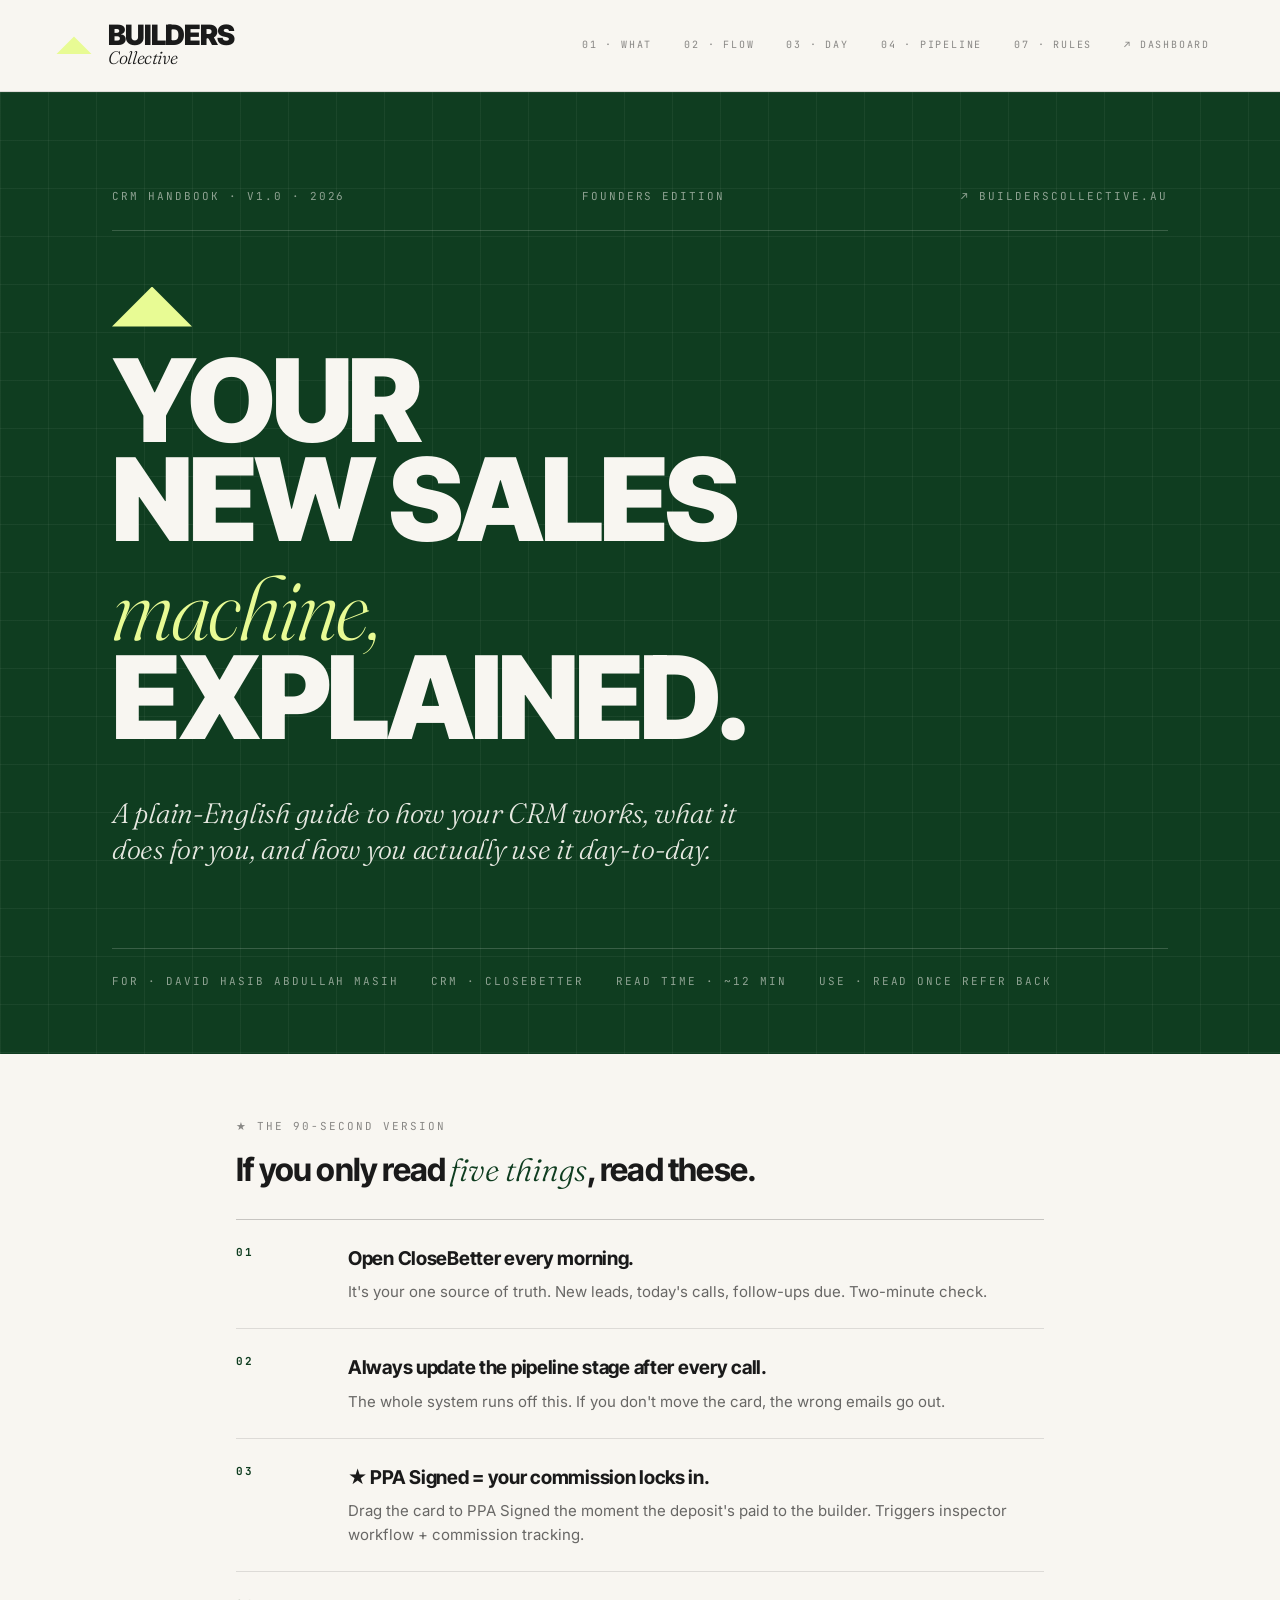
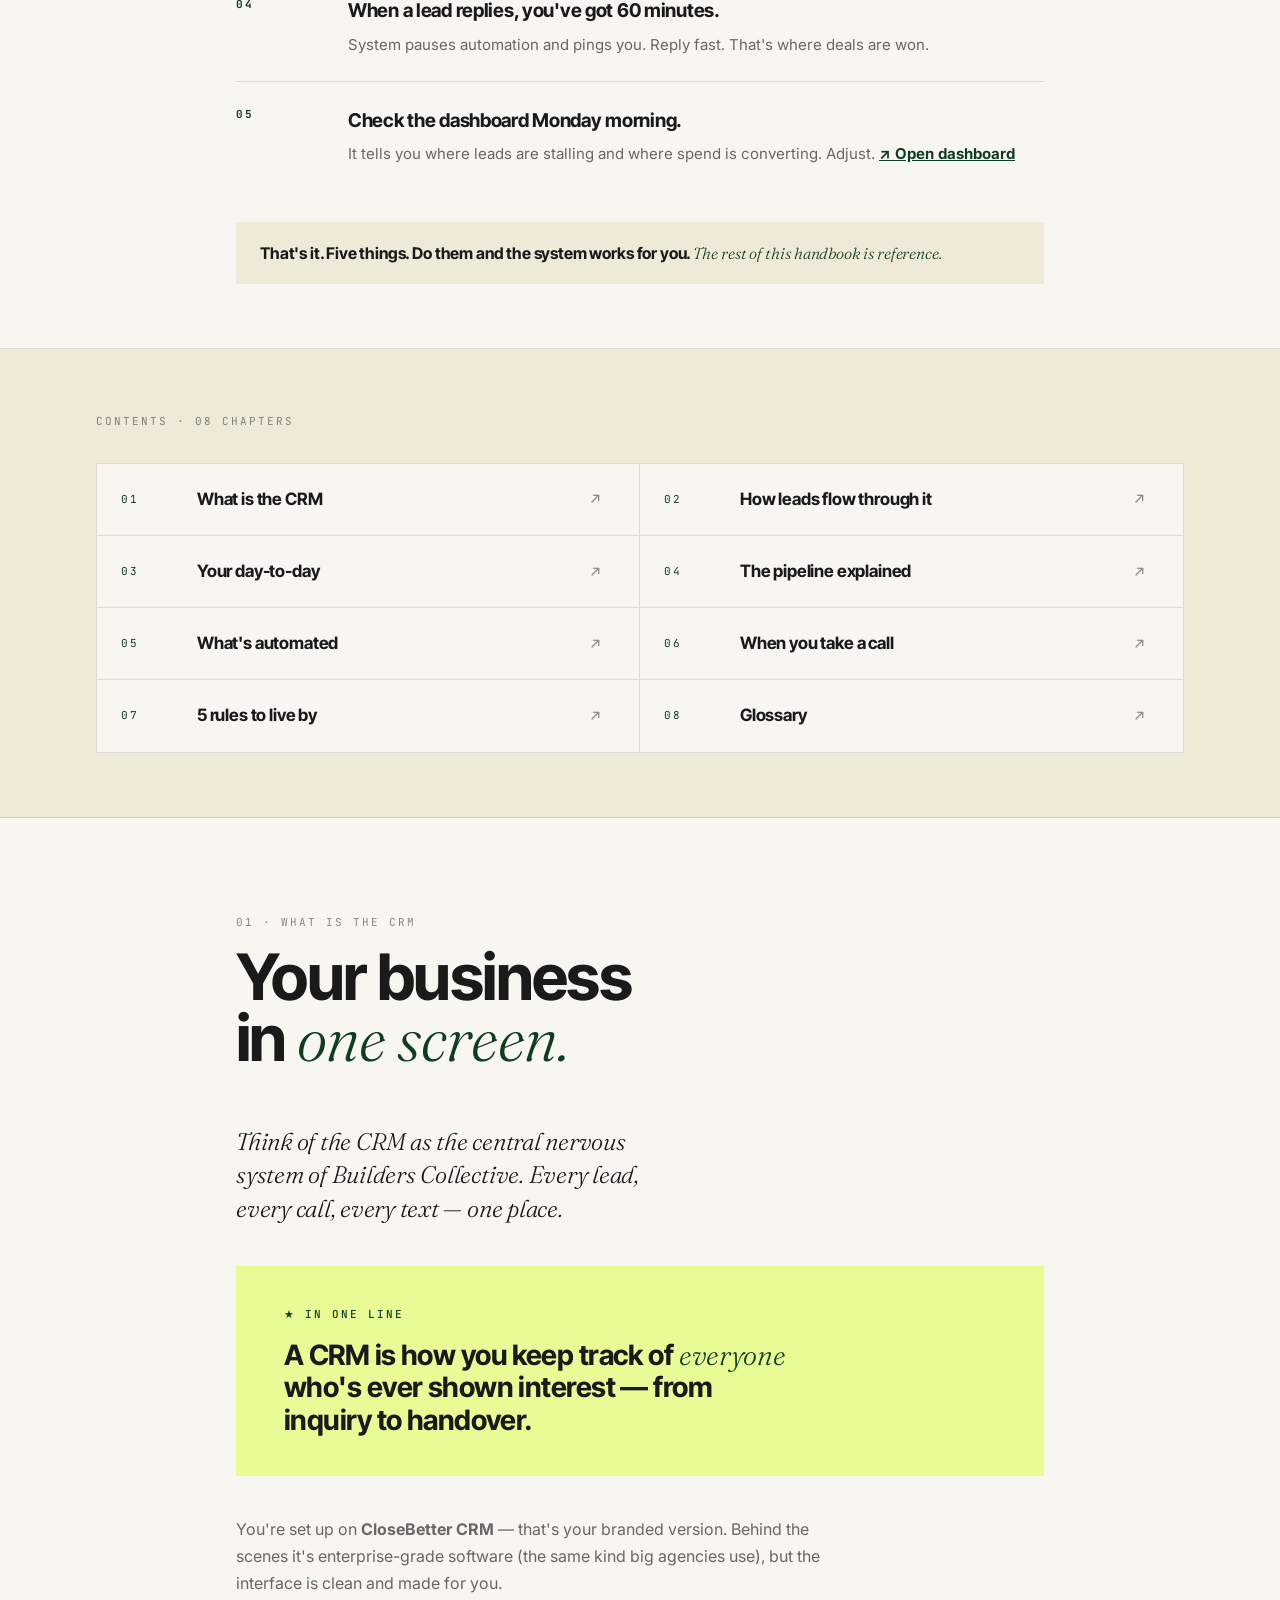
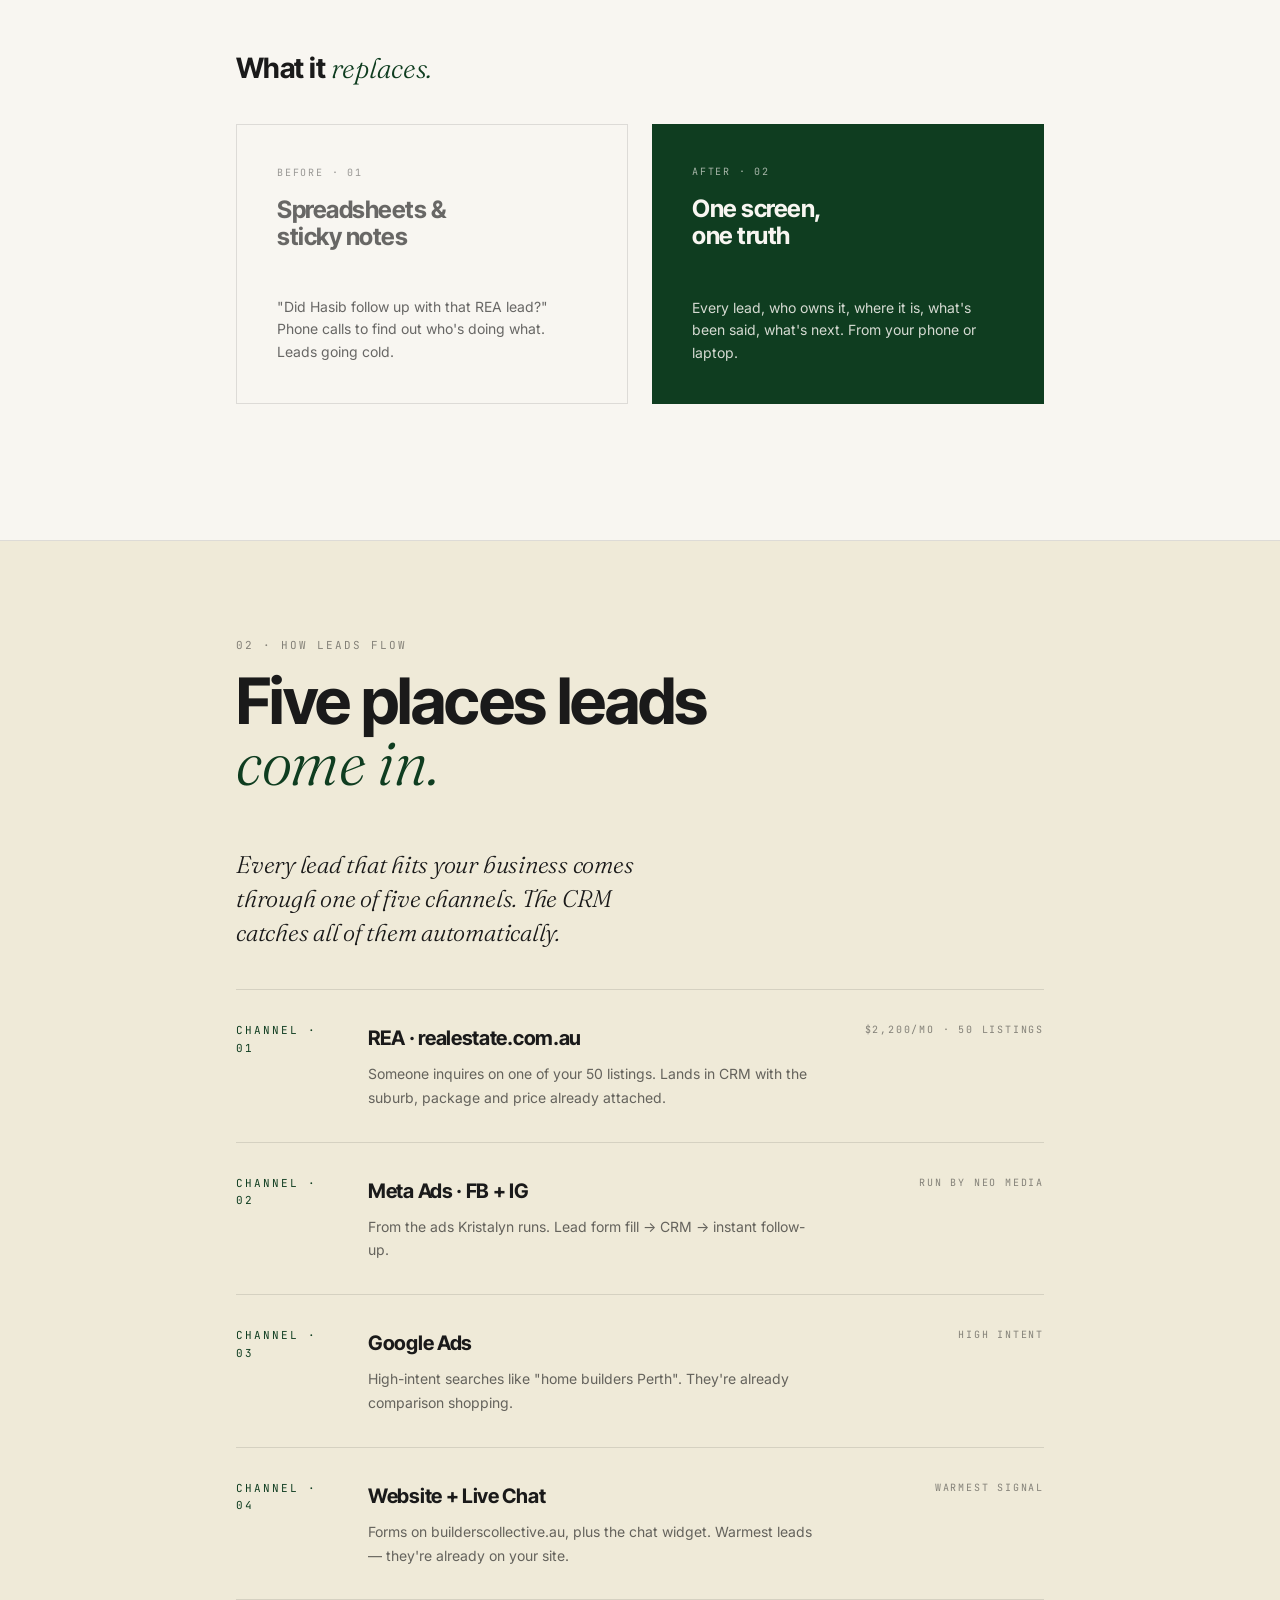
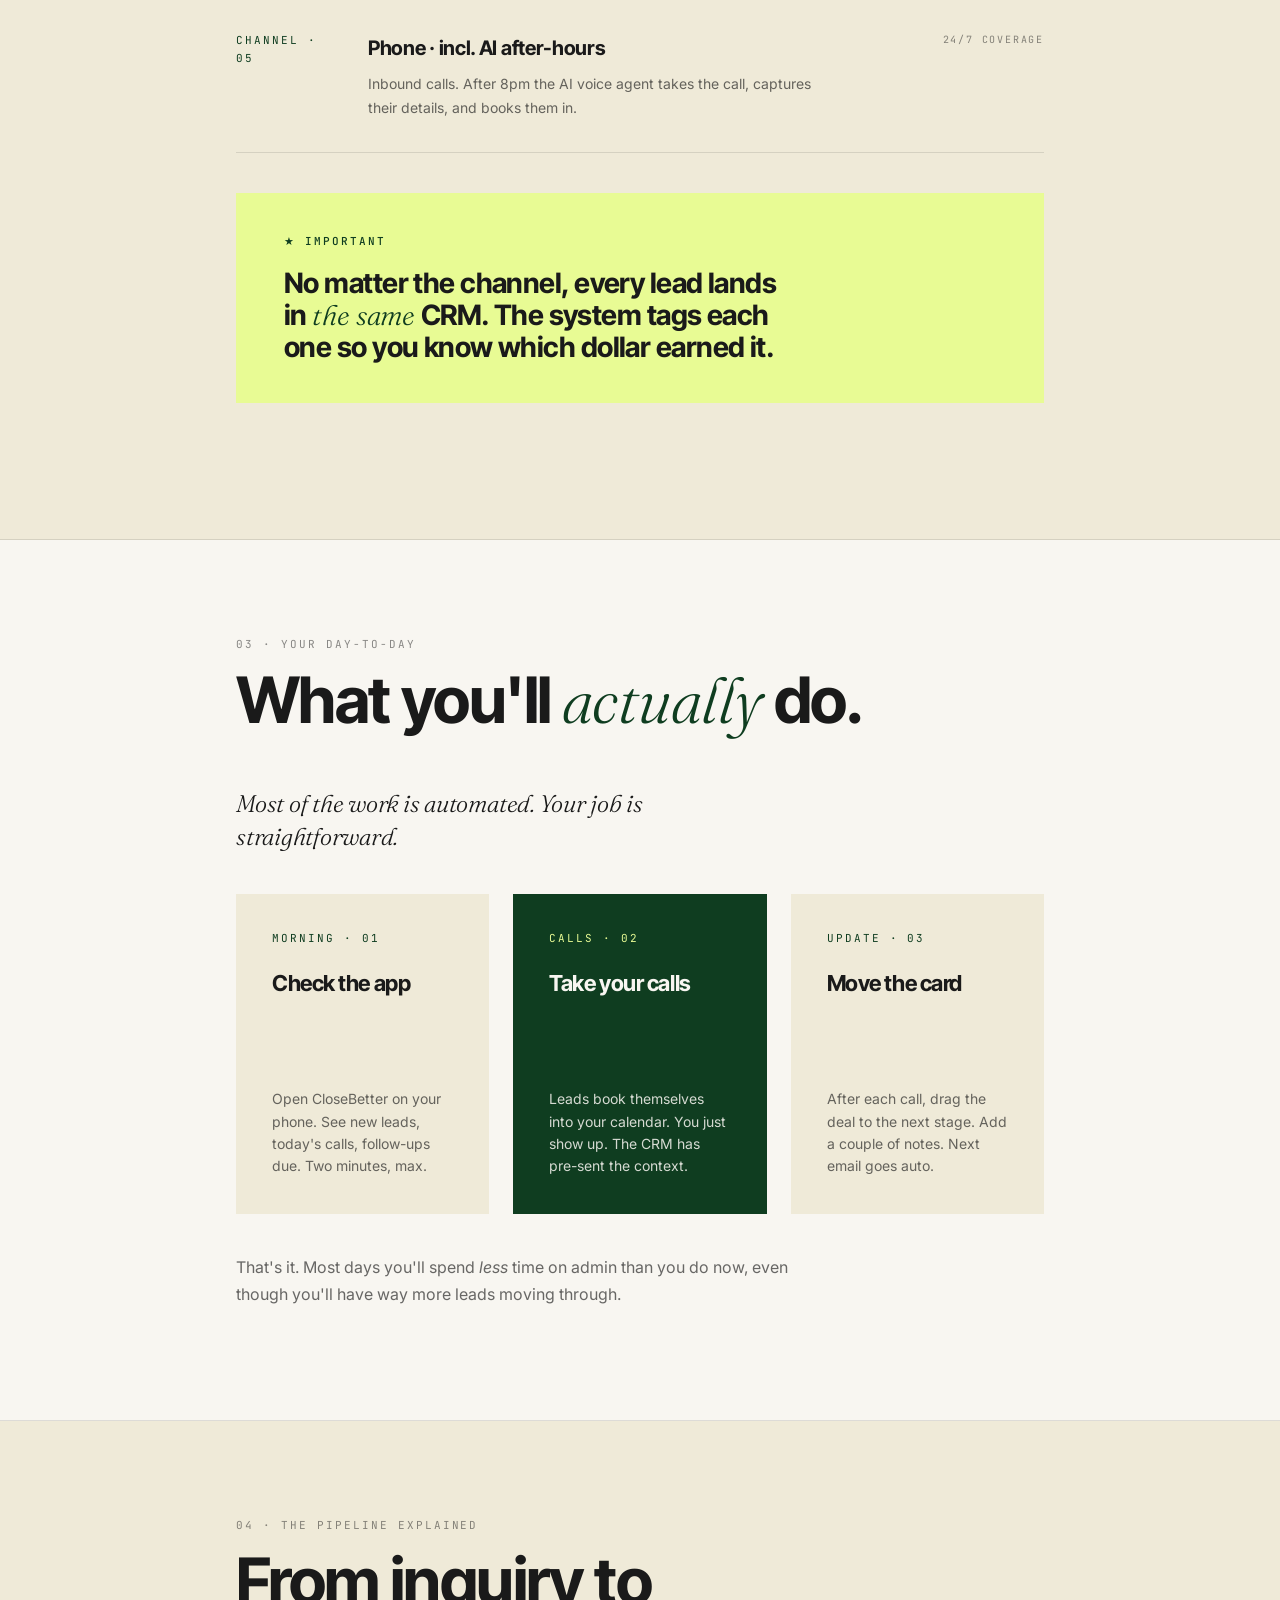
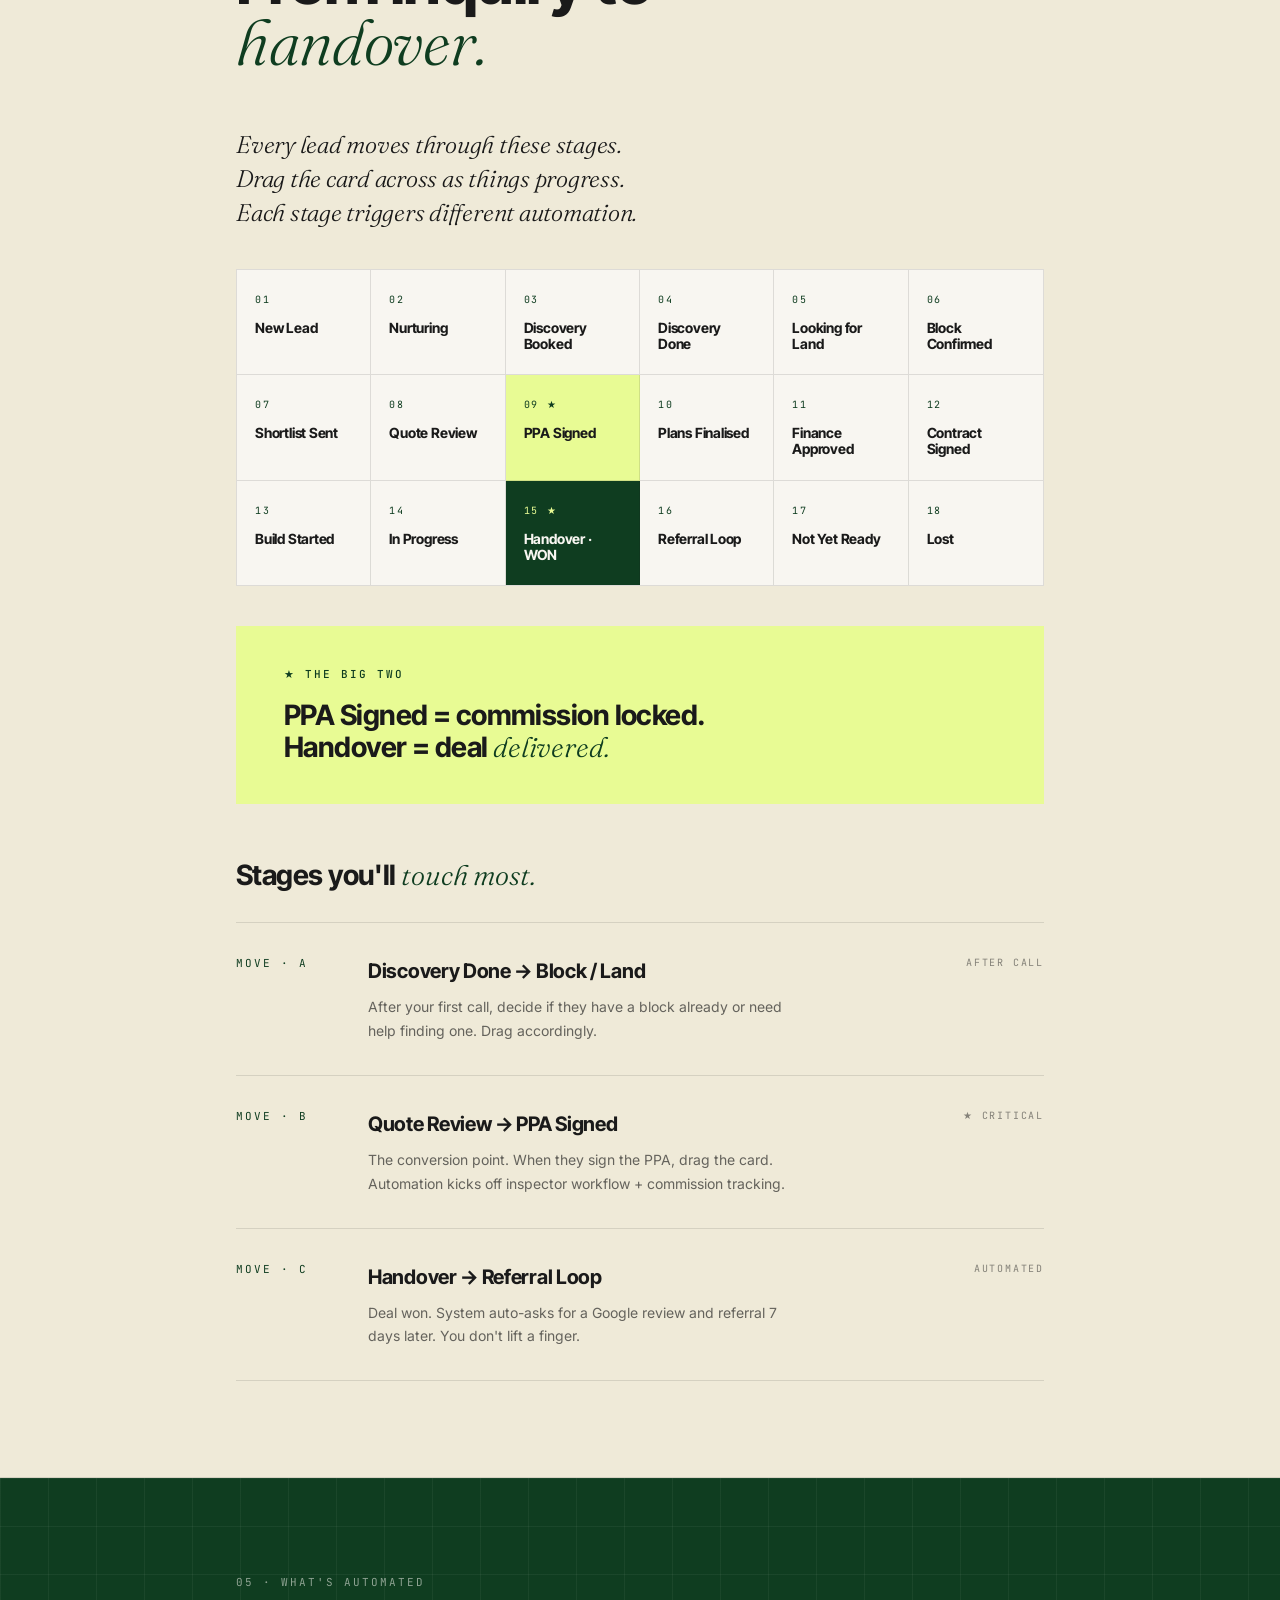
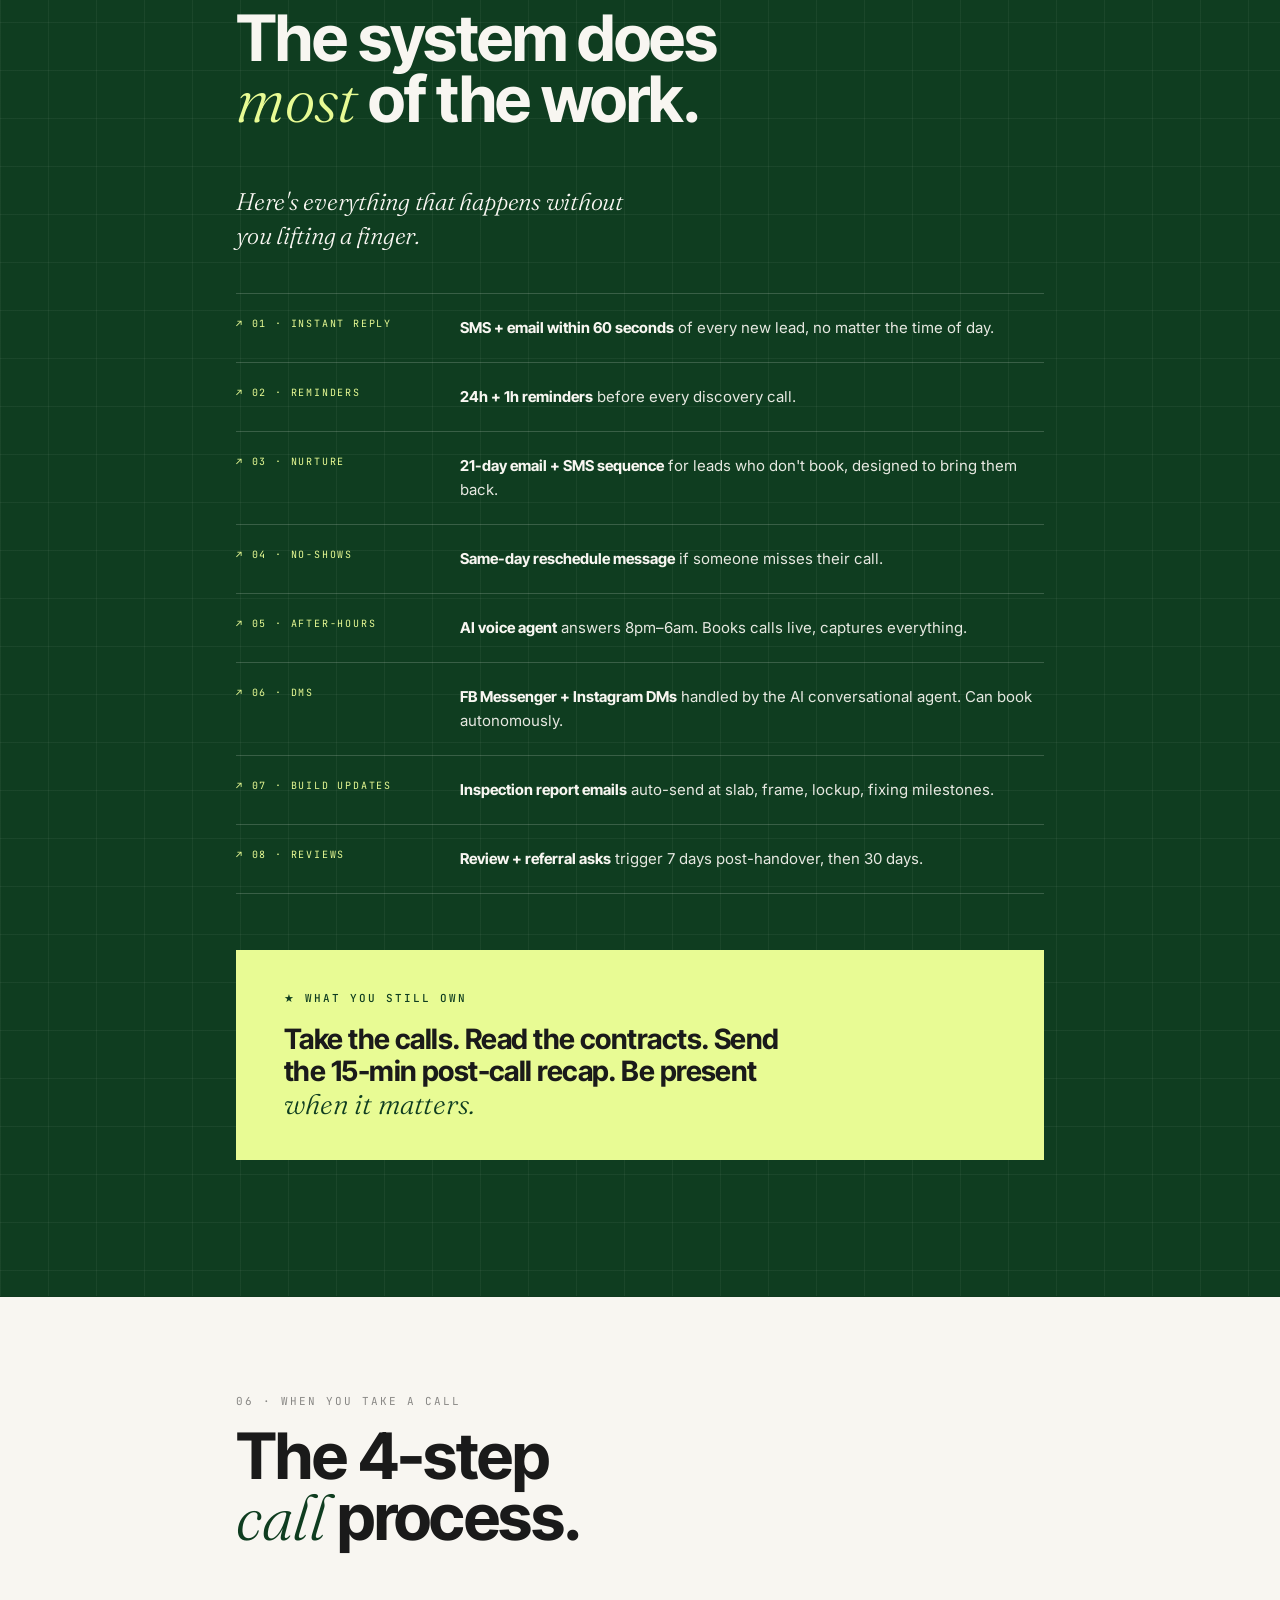
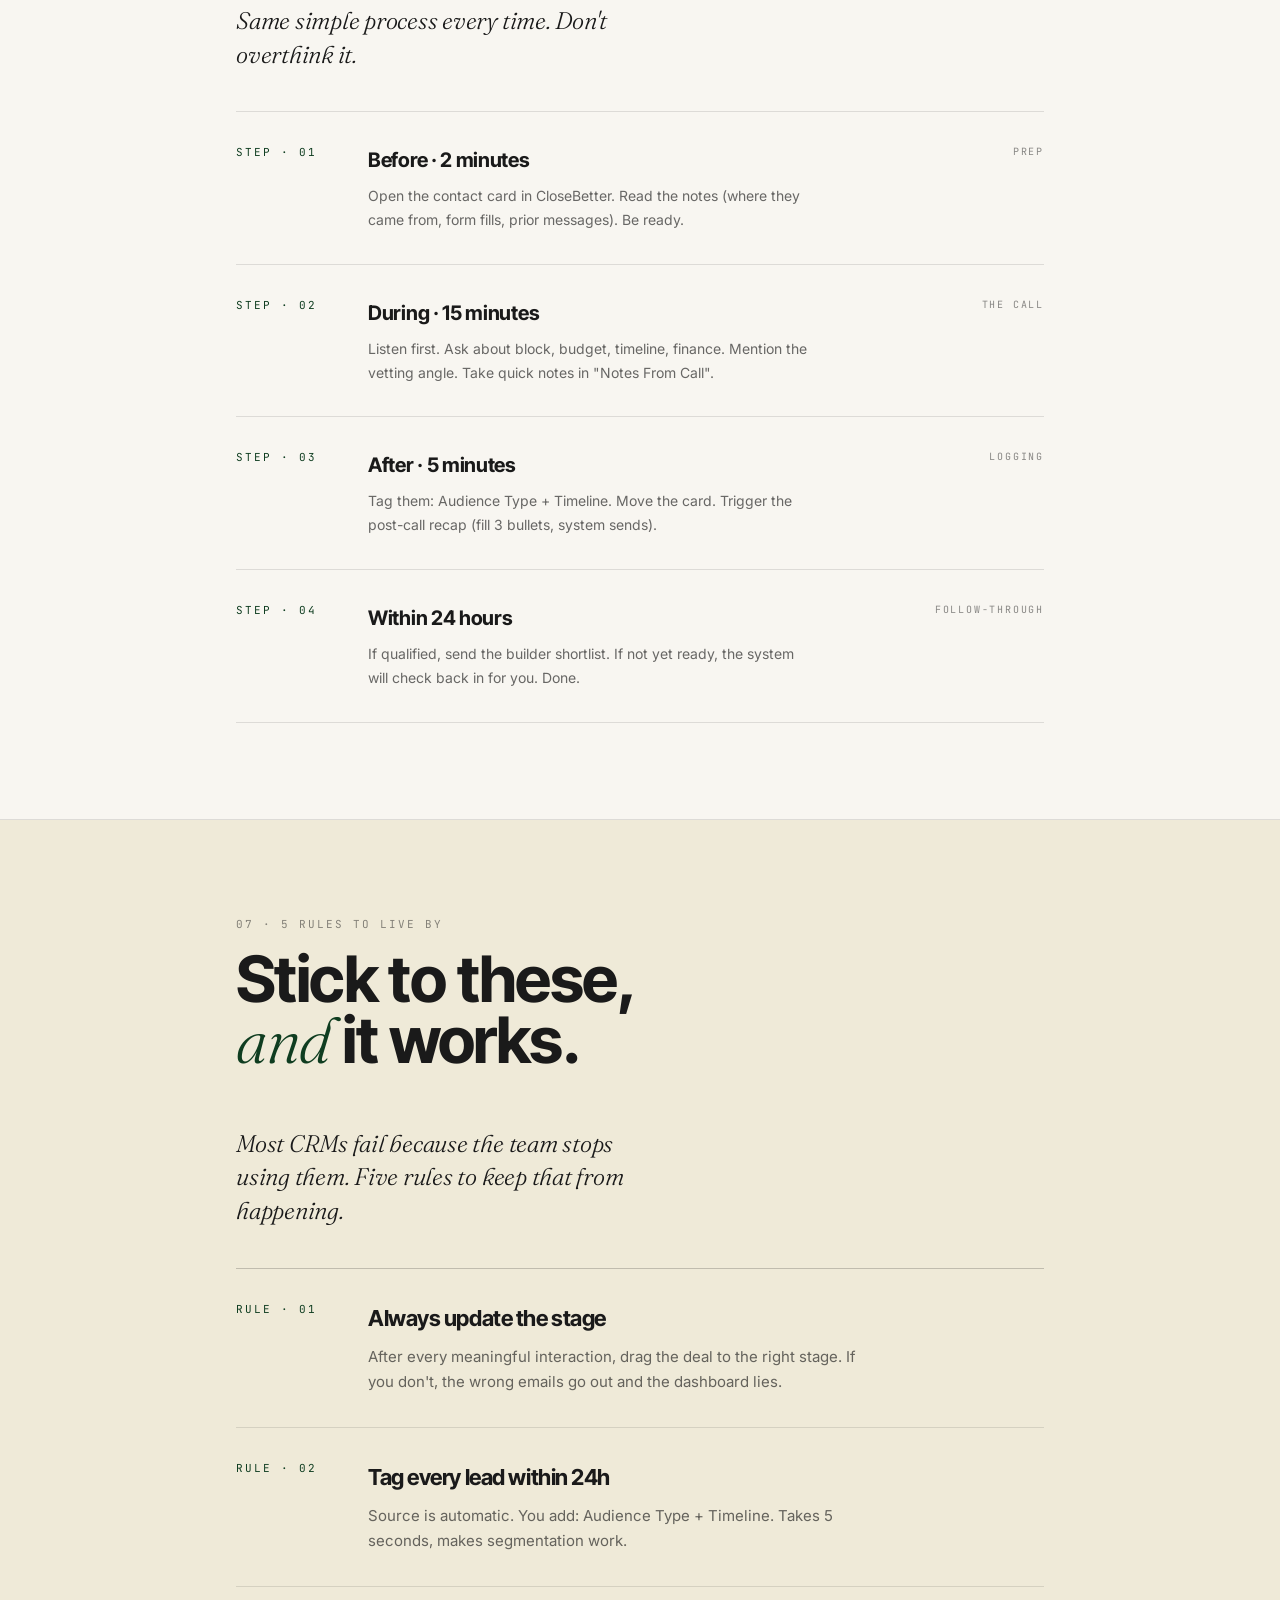
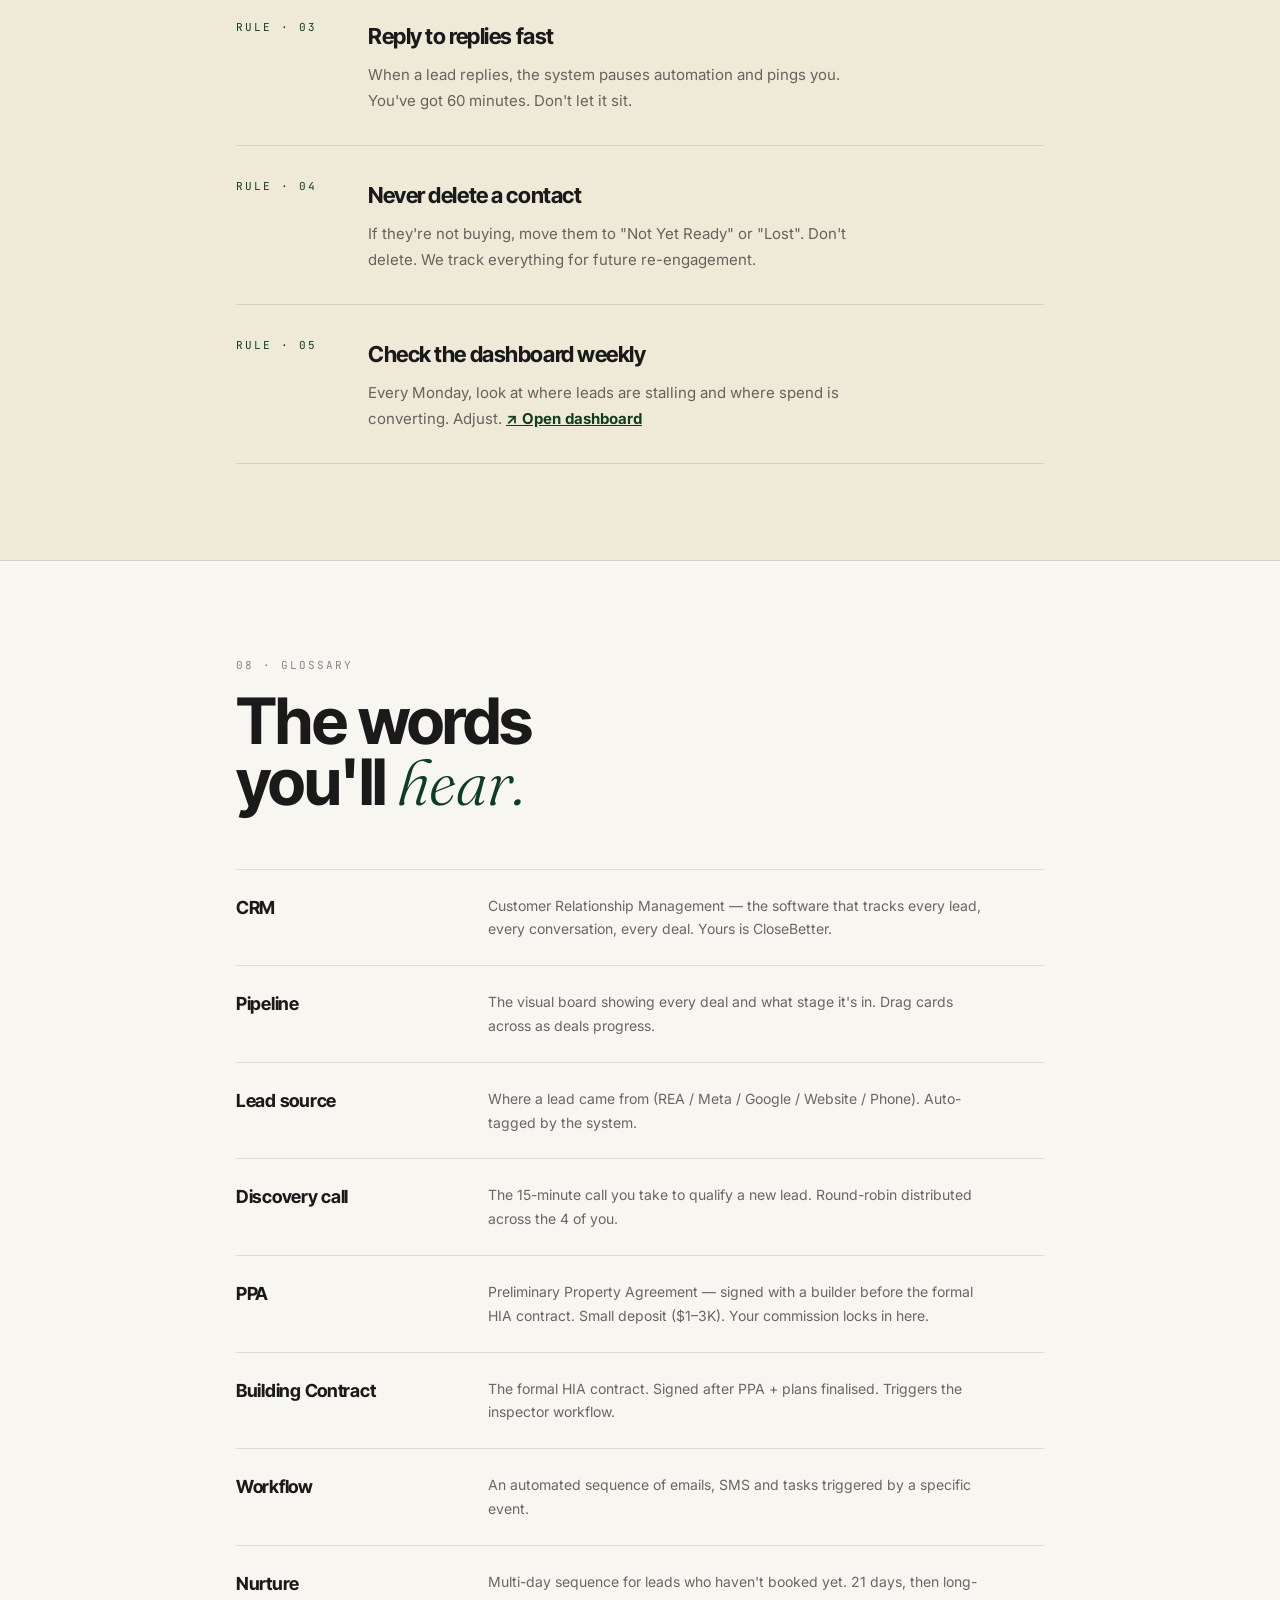
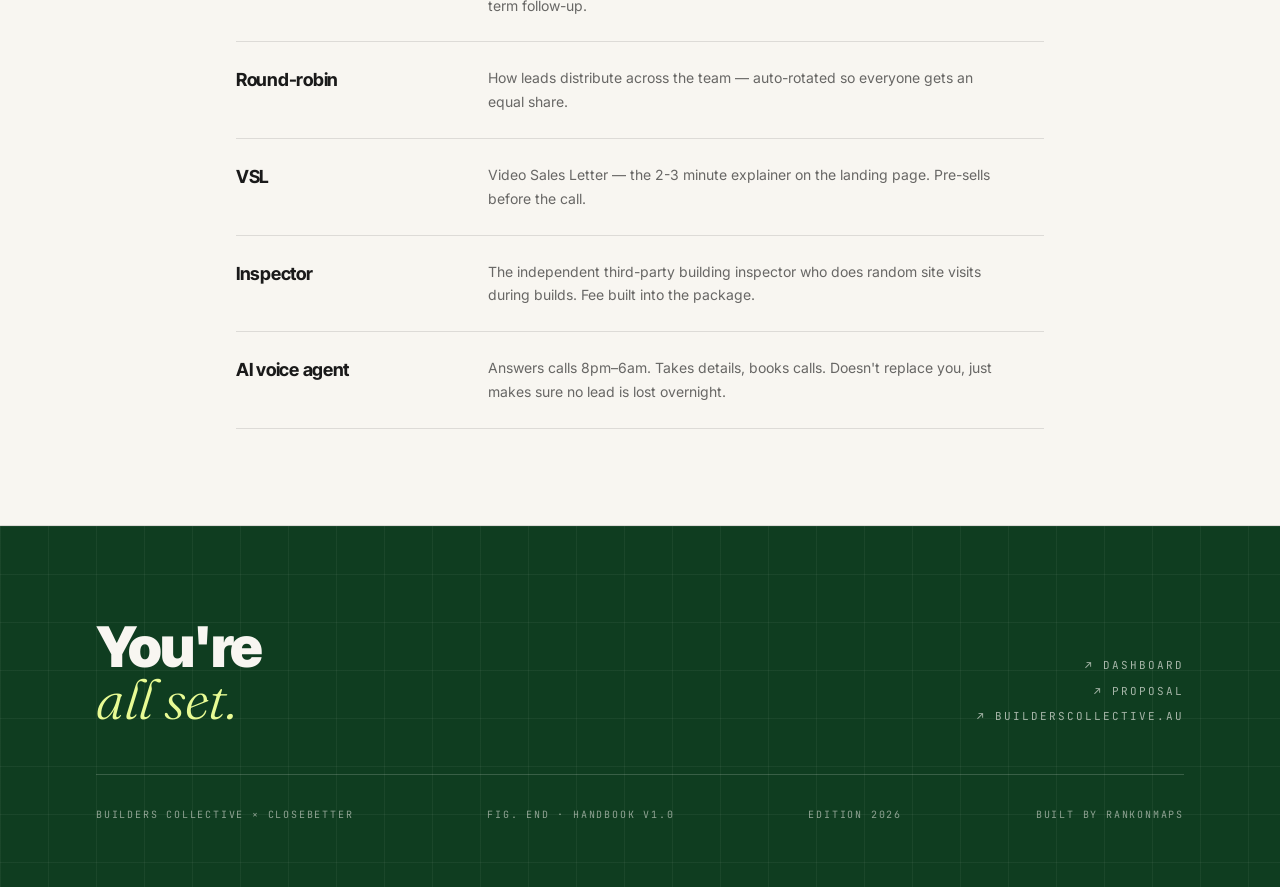
<file: builders-collective/handbook/index.html>
<!DOCTYPE html>
<html lang="en">
<head>
<meta charset="UTF-8">
<meta name="viewport" content="width=device-width, initial-scale=1.0">
<title>Builders Collective — CRM Handbook</title>
<link rel="preconnect" href="https://fonts.googleapis.com">
<link rel="preconnect" href="https://fonts.gstatic.com" crossorigin>
<link href="https://fonts.googleapis.com/css2?family=Inter:wght@400;500;700&family=Inter+Tight:wght@400;500;700;900&family=Fraunces:ital,opsz,wght@1,9..144,300;1,9..144,400&family=JetBrains+Mono:wght@400;500&display=swap" rel="stylesheet">
<style>
  * { margin: 0; padding: 0; box-sizing: border-box; }

  :root {
    --forest:      #0F3D20;
    --forest-deep: #08291A;
    --paper:       #F8F6F1;
    --cream:       #EFEAD8;
    --stone:       #1A1A1A;
    --stone-2:     rgba(26,26,26,0.65);
    --stone-soft:  rgba(26,26,26,0.5);
    --spark:       #E8FB94;
    --rule:        rgba(26,26,26,0.12);
    --rule-strong: rgba(26,26,26,0.22);
    --rule-light:  rgba(248,246,241,0.18);
    --rule-light-strong: rgba(248,246,241,0.32);
  }

  html { scroll-behavior: smooth; }

  body {
    font-family: 'Inter', -apple-system, sans-serif;
    background: var(--paper);
    color: var(--stone);
    line-height: 1.6;
    font-size: 15px;
    -webkit-font-smoothing: antialiased;
  }

  a { color: inherit; }

  .wrap { max-width: 1200px; margin: 0 auto; padding: 0 56px; }
  .wrap-narrow { max-width: 920px; margin: 0 auto; padding: 0 56px; }

  /* TYPE UTILS */
  .mono {
    font-family: 'JetBrains Mono', monospace;
    font-size: 11px;
    letter-spacing: 0.18em;
    text-transform: uppercase;
    color: var(--stone-soft);
  }

  .italic {
    font-family: 'Fraunces', serif;
    font-style: italic;
    font-weight: 300;
    color: var(--forest);
    text-transform: none;
    letter-spacing: -0.005em;
  }

  /* APEX MARK */
  .apex {
    width: 36px;
    height: 18px;
    background: var(--spark);
    clip-path: polygon(50% 0, 100% 100%, 0 100%);
  }

  .apex.forest { background: var(--forest); }

  /* WORDMARK */
  .wordmark {
    display: flex;
    flex-direction: column;
  }

  .wordmark .b {
    font-family: 'Inter Tight', sans-serif;
    font-weight: 900;
    font-size: 28px;
    letter-spacing: -0.035em;
    line-height: 0.82;
    color: var(--stone);
  }

  .wordmark .c {
    font-family: 'Fraunces', serif;
    font-style: italic;
    font-weight: 300;
    font-size: 18px;
    line-height: 1;
    margin-top: 2px;
    letter-spacing: -0.02em;
    color: var(--stone);
  }

  .wordmark.invert .b, .wordmark.invert .c { color: var(--paper); }

  /* TOPNAV */
  .topnav {
    display: flex;
    align-items: center;
    justify-content: space-between;
    padding: 24px 56px;
    border-bottom: 1px solid var(--rule);
    background: var(--paper);
    position: sticky;
    top: 0;
    z-index: 10;
  }

  .topnav .nav-left { display: flex; align-items: center; gap: 16px; }

  .topnav .links {
    display: flex;
    gap: 4px;
  }

  .topnav .links a {
    font-family: 'JetBrains Mono', monospace;
    font-size: 10px;
    letter-spacing: 0.18em;
    text-transform: uppercase;
    text-decoration: none;
    padding: 8px 14px;
    color: var(--stone-soft);
    transition: all 0.15s;
  }

  .topnav .links a:hover { background: var(--cream); color: var(--stone); }

  /* HERO */
  .hero {
    background: var(--forest);
    color: var(--paper);
    padding: 96px 56px 64px;
    position: relative;
    overflow: hidden;
  }

  .grid-bg {
    background-image:
      linear-gradient(to right, rgba(248,246,241,0.05) 1px, transparent 1px),
      linear-gradient(to bottom, rgba(248,246,241,0.05) 1px, transparent 1px);
    background-size: 48px 48px;
    position: absolute;
    inset: 0;
    pointer-events: none;
  }

  .grid-bg.dark-paper {
    background-image:
      linear-gradient(to right, rgba(26,26,26,0.04) 1px, transparent 1px),
      linear-gradient(to bottom, rgba(26,26,26,0.04) 1px, transparent 1px);
  }

  .hero-meta {
    font-family: 'JetBrains Mono', monospace;
    font-size: 11px;
    letter-spacing: 0.18em;
    color: rgba(248,246,241,0.55);
    text-transform: uppercase;
    display: flex;
    justify-content: space-between;
    padding-bottom: 24px;
    border-bottom: 1px solid var(--rule-light);
    position: relative;
  }

  .hero-content { position: relative; padding-top: 56px; }

  .hero h1 {
    font-family: 'Inter Tight', sans-serif;
    font-weight: 900;
    font-size: clamp(64px, 9vw, 128px);
    letter-spacing: -0.035em;
    line-height: 0.86;
    color: var(--paper);
  }

  .hero h1 .italic {
    font-family: 'Fraunces', serif;
    font-style: italic;
    font-weight: 300;
    font-size: 0.78em;
    color: var(--spark);
    letter-spacing: -0.02em;
  }

  .hero-tagline {
    font-family: 'Fraunces', serif;
    font-style: italic;
    font-weight: 300;
    font-size: 28px;
    max-width: 640px;
    margin-top: 48px;
    color: rgba(248,246,241,0.92);
    line-height: 1.3;
    letter-spacing: -0.01em;
    position: relative;
  }

  .hero-spec-strip {
    font-family: 'JetBrains Mono', monospace;
    font-size: 11px;
    letter-spacing: 0.18em;
    text-transform: uppercase;
    color: rgba(248,246,241,0.55);
    margin-top: 80px;
    padding-top: 24px;
    border-top: 1px solid var(--rule-light);
    display: flex;
    gap: 32px;
    flex-wrap: wrap;
    position: relative;
  }

  .hero-apex {
    width: 80px;
    height: 40px;
    background: var(--spark);
    clip-path: polygon(50% 0, 100% 100%, 0 100%);
    margin-bottom: 24px;
    position: relative;
  }

  /* SECTION SHELL */
  section.chapter {
    padding: 96px 0;
    border-bottom: 1px solid var(--rule);
    background: var(--paper);
    position: relative;
  }

  section.chapter.cream { background: var(--cream); }

  section.chapter.forest {
    background: var(--forest);
    color: var(--paper);
  }

  .chapter-num {
    font-family: 'JetBrains Mono', monospace;
    font-size: 11px;
    letter-spacing: 0.18em;
    text-transform: uppercase;
    color: var(--stone-soft);
    margin-bottom: 16px;
  }

  section.chapter.forest .chapter-num { color: rgba(248,246,241,0.55); }

  h2 {
    font-family: 'Inter Tight', sans-serif;
    font-weight: 700;
    font-size: clamp(40px, 5vw, 64px);
    letter-spacing: -0.025em;
    line-height: 0.95;
    margin-bottom: 56px;
    max-width: 20ch;
  }

  h2 .italic { font-weight: 300; }

  section.chapter.forest h2 { color: var(--paper); }
  section.chapter.forest h2 .italic { color: var(--spark); }

  h3 {
    font-family: 'Inter Tight', sans-serif;
    font-weight: 700;
    font-size: 28px;
    letter-spacing: -0.02em;
    line-height: 1.1;
    margin: 56px 0 24px;
  }

  h3 .italic { font-weight: 300; }

  /* BODY COPY */
  p {
    font-size: 16px;
    color: var(--stone-2);
    margin-bottom: 16px;
    max-width: 60ch;
    line-height: 1.7;
  }

  section.chapter.forest p { color: rgba(248,246,241,0.85); }

  p.lead {
    font-family: 'Fraunces', serif;
    font-style: italic;
    font-weight: 300;
    font-size: 24px;
    color: var(--stone);
    line-height: 1.4;
    margin-bottom: 40px;
    max-width: 28ch;
    letter-spacing: -0.01em;
  }

  section.chapter.forest p.lead { color: var(--paper); }

  /* TOC */
  .toc-section {
    background: var(--cream);
    padding: 64px 0;
    border-bottom: 1px solid var(--rule);
  }

  .toc-list {
    display: grid;
    grid-template-columns: repeat(2, 1fr);
    border: 1px solid var(--rule);
    margin-top: 32px;
    background: var(--paper);
    list-style: none;
  }

  .toc-list li {
    border-bottom: 1px solid var(--rule);
  }

  .toc-list li:nth-child(odd) { border-right: 1px solid var(--rule); }
  .toc-list li:last-child, .toc-list li:nth-last-child(2):nth-child(odd) { border-bottom: 0; }

  .toc-list a {
    display: grid;
    grid-template-columns: 60px 1fr 24px;
    align-items: center;
    gap: 16px;
    padding: 22px 24px;
    text-decoration: none;
    transition: background 0.15s;
  }

  .toc-list a:hover { background: var(--cream); }

  .toc-list .toc-num {
    font-family: 'JetBrains Mono', monospace;
    font-size: 11px;
    letter-spacing: 0.18em;
    color: var(--forest);
    text-transform: uppercase;
  }

  .toc-list .toc-title {
    font-family: 'Inter Tight', sans-serif;
    font-weight: 700;
    font-size: 17px;
    letter-spacing: -0.01em;
    color: var(--stone);
  }

  .toc-list .toc-arrow {
    font-family: 'JetBrains Mono', monospace;
    color: var(--stone-soft);
  }

  /* POSITION CARDS (used in ch 01) */
  .pos-cards {
    display: grid;
    grid-template-columns: 1fr 1fr;
    gap: 24px;
    margin: 40px 0;
  }

  .pos-card {
    padding: 40px;
    min-height: 280px;
    display: flex;
    flex-direction: column;
    justify-content: space-between;
  }

  .pos-card.before {
    background: var(--paper);
    border: 1px solid var(--rule);
    color: var(--stone-2);
  }

  .pos-card.after {
    background: var(--forest);
    color: var(--paper);
  }

  .pos-label {
    font-family: 'JetBrains Mono', monospace;
    font-size: 10px;
    letter-spacing: 0.18em;
    text-transform: uppercase;
    opacity: 0.65;
    margin-bottom: 16px;
  }

  .pos-headline {
    font-family: 'Inter Tight', sans-serif;
    font-weight: 700;
    font-size: 24px;
    letter-spacing: -0.02em;
    line-height: 1.1;
    margin-bottom: 12px;
  }

  .pos-card.after .pos-headline { color: var(--paper); }

  .pos-body {
    font-size: 14px;
    line-height: 1.6;
  }

  /* FLOW STEPS */
  .flow-list {
    border-top: 1px solid var(--rule);
    margin-top: 32px;
  }

  .myth {
    padding: 32px 0;
    border-bottom: 1px solid var(--rule);
    display: grid;
    grid-template-columns: 100px 1fr 200px;
    gap: 32px;
    align-items: start;
  }

  section.chapter.forest .myth { border-bottom-color: var(--rule-light); }

  .myth-num {
    font-family: 'JetBrains Mono', monospace;
    font-size: 11px;
    letter-spacing: 0.18em;
    color: var(--forest);
    text-transform: uppercase;
  }

  section.chapter.forest .myth-num { color: var(--spark); }

  .myth-content h5 {
    font-family: 'Inter Tight', sans-serif;
    font-weight: 700;
    font-size: 20px;
    letter-spacing: -0.015em;
    margin-bottom: 8px;
  }

  .myth-content p {
    font-size: 14px;
    margin: 0;
    color: var(--stone-2);
    max-width: 50ch;
  }

  section.chapter.forest .myth-content p { color: rgba(248,246,241,0.75); }

  .myth-meta {
    font-family: 'JetBrains Mono', monospace;
    font-size: 10px;
    letter-spacing: 0.18em;
    color: var(--stone-soft);
    text-transform: uppercase;
    text-align: right;
  }

  section.chapter.forest .myth-meta { color: rgba(248,246,241,0.55); }

  /* STEP CARDS (3-up) */
  .step-cards {
    display: grid;
    grid-template-columns: repeat(3, 1fr);
    gap: 24px;
    margin: 40px 0;
  }

  .step-card {
    background: var(--cream);
    padding: 36px;
    min-height: 320px;
    display: flex;
    flex-direction: column;
    justify-content: space-between;
    position: relative;
  }

  .step-card.active {
    background: var(--forest);
    color: var(--paper);
  }

  .step-num {
    font-family: 'JetBrains Mono', monospace;
    font-size: 11px;
    letter-spacing: 0.18em;
    color: var(--forest);
    text-transform: uppercase;
    margin-bottom: 24px;
  }

  .step-card.active .step-num { color: var(--spark); }

  .step-title {
    font-family: 'Inter Tight', sans-serif;
    font-weight: 700;
    font-size: 22px;
    letter-spacing: -0.02em;
    line-height: 1.15;
    margin-bottom: 16px;
  }

  .step-card.active .step-title { color: var(--paper); }

  .step-body {
    font-size: 14px;
    color: var(--stone-2);
    line-height: 1.6;
  }

  .step-card.active .step-body { color: rgba(248,246,241,0.85); }

  /* CALLOUT (spark) */
  .callout-spark {
    background: var(--spark);
    color: var(--stone);
    padding: 40px 48px;
    margin: 40px 0;
  }

  .callout-spark .label {
    font-family: 'JetBrains Mono', monospace;
    font-size: 11px;
    letter-spacing: 0.18em;
    text-transform: uppercase;
    color: var(--forest);
    margin-bottom: 16px;
    font-weight: 500;
  }

  .callout-spark .text {
    font-family: 'Inter Tight', sans-serif;
    font-weight: 700;
    font-size: 28px;
    letter-spacing: -0.02em;
    line-height: 1.15;
    color: var(--stone);
    max-width: 28ch;
  }

  .callout-spark .text .italic {
    font-family: 'Fraunces', serif;
    font-style: italic;
    font-weight: 300;
    color: var(--forest);
  }

  /* PIPELINE TABLE */
  .pipeline-grid {
    display: grid;
    grid-template-columns: repeat(6, 1fr);
    border: 1px solid var(--rule);
    background: var(--paper);
    margin: 32px 0;
  }

  .pipe-cell {
    padding: 22px 18px;
    border-right: 1px solid var(--rule);
    border-bottom: 1px solid var(--rule);
  }

  .pipe-cell:nth-child(6n) { border-right: 0; }
  .pipe-cell:nth-last-child(-n+6) { border-bottom: 0; }

  .pipe-cell.pick { background: var(--spark); }
  .pipe-cell.forest { background: var(--forest); color: var(--paper); }

  .pipe-cell .pn {
    font-family: 'JetBrains Mono', monospace;
    font-size: 10px;
    letter-spacing: 0.18em;
    color: var(--forest);
    text-transform: uppercase;
    margin-bottom: 12px;
  }

  .pipe-cell.forest .pn { color: var(--spark); }
  .pipe-cell.pick .pn { color: var(--forest); }

  .pipe-cell .pname {
    font-family: 'Inter Tight', sans-serif;
    font-weight: 700;
    font-size: 14px;
    letter-spacing: -0.015em;
    line-height: 1.15;
  }

  /* RULES LIST */
  .rules-list {
    border-top: 1px solid var(--rule-strong);
    margin-top: 32px;
  }

  .rule-item {
    display: grid;
    grid-template-columns: 100px 1fr;
    gap: 32px;
    padding: 32px 0;
    border-bottom: 1px solid var(--rule);
    align-items: start;
  }

  .rule-item .rule-num {
    font-family: 'JetBrains Mono', monospace;
    font-size: 11px;
    letter-spacing: 0.18em;
    color: var(--forest);
    text-transform: uppercase;
  }

  .rule-item h5 {
    font-family: 'Inter Tight', sans-serif;
    font-weight: 700;
    font-size: 22px;
    letter-spacing: -0.02em;
    margin-bottom: 8px;
  }

  .rule-item p {
    font-size: 15px;
    color: var(--stone-2);
    margin: 0;
    max-width: 56ch;
  }

  /* AUTOMATIONS LIST */
  .auto-list {
    border-top: 1px solid var(--rule-light);
    margin-top: 32px;
  }

  .auto-row {
    display: grid;
    grid-template-columns: 200px 1fr;
    gap: 24px;
    padding: 22px 0;
    border-bottom: 1px solid var(--rule-light);
    align-items: start;
  }

  .auto-row .auto-tag {
    font-family: 'JetBrains Mono', monospace;
    font-size: 10px;
    letter-spacing: 0.18em;
    color: var(--spark);
    text-transform: uppercase;
  }

  .auto-row .auto-text {
    font-size: 15px;
    color: rgba(248,246,241,0.92);
    line-height: 1.6;
  }

  .auto-row .auto-text strong {
    font-family: 'Inter Tight', sans-serif;
    font-weight: 700;
    color: var(--paper);
  }

  /* GLOSSARY */
  .gloss-list {
    border-top: 1px solid var(--rule);
    margin-top: 24px;
  }

  .gloss {
    display: grid;
    grid-template-columns: 220px 1fr;
    gap: 32px;
    padding: 24px 0;
    border-bottom: 1px solid var(--rule);
    align-items: start;
  }

  .gloss .term {
    font-family: 'Inter Tight', sans-serif;
    font-weight: 700;
    font-size: 18px;
    letter-spacing: -0.015em;
  }

  .gloss .def {
    font-size: 14px;
    color: var(--stone-2);
    line-height: 1.7;
    max-width: 56ch;
  }

  /* FOOTER */
  footer {
    background: var(--forest);
    color: var(--paper);
    padding: 96px 0 64px;
    position: relative;
    overflow: hidden;
  }

  .foot-content {
    position: relative;
    display: flex;
    align-items: flex-end;
    justify-content: space-between;
    padding-bottom: 48px;
    border-bottom: 1px solid var(--rule-light);
    margin-bottom: 32px;
    gap: 48px;
  }

  .foot-headline {
    font-family: 'Inter Tight', sans-serif;
    font-weight: 900;
    font-size: 56px;
    letter-spacing: -0.035em;
    line-height: 0.92;
    color: var(--paper);
  }

  .foot-headline .italic {
    font-family: 'Fraunces', serif;
    font-style: italic;
    font-weight: 300;
    color: var(--spark);
  }

  .foot-links {
    display: flex;
    flex-direction: column;
    gap: 8px;
    text-align: right;
  }

  .foot-links a {
    font-family: 'JetBrains Mono', monospace;
    font-size: 11px;
    letter-spacing: 0.18em;
    text-transform: uppercase;
    text-decoration: none;
    color: rgba(248,246,241,0.65);
    transition: color 0.15s;
  }

  .foot-links a:hover { color: var(--spark); }

  .foot-receipt {
    position: relative;
    display: flex;
    justify-content: space-between;
    font-family: 'JetBrains Mono', monospace;
    font-size: 10px;
    letter-spacing: 0.18em;
    text-transform: uppercase;
    color: rgba(248,246,241,0.55);
    flex-wrap: wrap;
    gap: 16px;
  }

  /* RESPONSIVE */
  @media (max-width: 900px) {
    .wrap, .wrap-narrow { padding: 0 32px; }
    .hero { padding: 64px 32px 48px; }
    .pos-cards { grid-template-columns: 1fr; }
    .step-cards { grid-template-columns: 1fr; }
    .pipeline-grid { grid-template-columns: repeat(3, 1fr); }
    .pipe-cell:nth-child(6n) { border-right: 1px solid var(--rule); }
    .pipe-cell:nth-child(3n) { border-right: 0; }
    .pipe-cell:nth-last-child(-n+6) { border-bottom: 1px solid var(--rule); }
    .pipe-cell:nth-last-child(-n+3) { border-bottom: 0; }
    .toc-list { grid-template-columns: 1fr; }
    .toc-list li:nth-child(odd) { border-right: 0; }
    .myth { grid-template-columns: 80px 1fr; }
    .myth-meta { grid-column: 1 / -1; text-align: left; }
    .gloss { grid-template-columns: 1fr; gap: 8px; }
    .auto-row { grid-template-columns: 1fr; }
    .foot-content { flex-direction: column; align-items: flex-start; }
    .foot-links { flex-direction: row; flex-wrap: wrap; text-align: left; }
  }

  @media (max-width: 600px) {
    .wrap, .wrap-narrow, .topnav { padding-left: 20px; padding-right: 20px; }
    .pipeline-grid { grid-template-columns: repeat(2, 1fr); }
    .pipe-cell:nth-child(3n) { border-right: 1px solid var(--rule); }
    .pipe-cell:nth-child(2n) { border-right: 0; }
    .hero h1 { font-size: 56px; }
    .foot-headline { font-size: 36px; }
  }
</style>
</head>
<body>

<!-- TOPNAV -->
<nav class="topnav">
  <div class="nav-left">
    <div class="apex"></div>
    <div class="wordmark">
      <div class="b">BUILDERS</div>
      <div class="c">Collective</div>
    </div>
  </div>
  <div class="links">
    <a href="#what">01 · WHAT</a>
    <a href="#how">02 · FLOW</a>
    <a href="#daily">03 · DAY</a>
    <a href="#pipeline">04 · PIPELINE</a>
    <a href="#rules">07 · RULES</a>
    <a href="../dashboard/">↗ DASHBOARD</a>
  </div>
</nav>

<!-- HERO -->
<header class="hero">
  <div class="grid-bg"></div>
  <div class="wrap">
    <div class="hero-meta">
      <span>CRM HANDBOOK · V1.0 · 2026</span>
      <span>FOUNDERS EDITION</span>
      <span>↗ BUILDERSCOLLECTIVE.AU</span>
    </div>
    <div class="hero-content">
      <div class="hero-apex"></div>
      <h1>YOUR<br>NEW SALES<br><span class="italic">machine,</span><br>EXPLAINED.</h1>
      <p class="hero-tagline">A plain-English guide to how your CRM works, what it does for you, and how you actually use it day-to-day.</p>
    </div>
    <div class="hero-spec-strip">
      <span>FOR · DAVID HASIB ABDULLAH MASIH</span>
      <span>CRM · CLOSEBETTER</span>
      <span>READ TIME · ~12 MIN</span>
      <span>USE · READ ONCE REFER BACK</span>
    </div>
  </div>
</header>

<!-- TL;DR -->
<section style="background: var(--paper); padding: 64px 0; border-bottom: 1px solid var(--rule);">
  <div class="wrap-narrow">
    <div class="mono" style="margin-bottom: 16px;">★ THE 90-SECOND VERSION</div>
    <h3 style="font-family:'Inter Tight';font-weight:700;font-size:32px;letter-spacing:-0.025em;margin:0 0 32px;line-height:1.1;">If you only read <span class="italic">five things</span>, read these.</h3>

    <div style="border-top: 1px solid var(--rule-strong);">
      <div style="display:grid;grid-template-columns:80px 1fr;gap:32px;padding:24px 0;border-bottom:1px solid var(--rule);align-items:start;">
        <div class="mono" style="color:var(--forest);font-weight:700;">01</div>
        <div>
          <div style="font-family:'Inter Tight';font-weight:700;font-size:19px;letter-spacing:-0.015em;margin-bottom:6px;">Open CloseBetter every morning.</div>
          <div style="color:var(--stone-2);font-size:15px;">It's your one source of truth. New leads, today's calls, follow-ups due. Two-minute check.</div>
        </div>
      </div>
      <div style="display:grid;grid-template-columns:80px 1fr;gap:32px;padding:24px 0;border-bottom:1px solid var(--rule);align-items:start;">
        <div class="mono" style="color:var(--forest);font-weight:700;">02</div>
        <div>
          <div style="font-family:'Inter Tight';font-weight:700;font-size:19px;letter-spacing:-0.015em;margin-bottom:6px;">Always update the pipeline stage after every call.</div>
          <div style="color:var(--stone-2);font-size:15px;">The whole system runs off this. If you don't move the card, the wrong emails go out.</div>
        </div>
      </div>
      <div style="display:grid;grid-template-columns:80px 1fr;gap:32px;padding:24px 0;border-bottom:1px solid var(--rule);align-items:start;">
        <div class="mono" style="color:var(--forest);font-weight:700;">03</div>
        <div>
          <div style="font-family:'Inter Tight';font-weight:700;font-size:19px;letter-spacing:-0.015em;margin-bottom:6px;">★ PPA Signed = your commission locks in.</div>
          <div style="color:var(--stone-2);font-size:15px;">Drag the card to PPA Signed the moment the deposit's paid to the builder. Triggers inspector workflow + commission tracking.</div>
        </div>
      </div>
      <div style="display:grid;grid-template-columns:80px 1fr;gap:32px;padding:24px 0;border-bottom:1px solid var(--rule);align-items:start;">
        <div class="mono" style="color:var(--forest);font-weight:700;">04</div>
        <div>
          <div style="font-family:'Inter Tight';font-weight:700;font-size:19px;letter-spacing:-0.015em;margin-bottom:6px;">When a lead replies, you've got 60 minutes.</div>
          <div style="color:var(--stone-2);font-size:15px;">System pauses automation and pings you. Reply fast. That's where deals are won.</div>
        </div>
      </div>
      <div style="display:grid;grid-template-columns:80px 1fr;gap:32px;padding:24px 0;align-items:start;">
        <div class="mono" style="color:var(--forest);font-weight:700;">05</div>
        <div>
          <div style="font-family:'Inter Tight';font-weight:700;font-size:19px;letter-spacing:-0.015em;margin-bottom:6px;">Check the dashboard Monday morning.</div>
          <div style="color:var(--stone-2);font-size:15px;">It tells you where leads are stalling and where spend is converting. Adjust. <a href="../dashboard/" style="color:var(--forest);font-weight:700;text-decoration:underline;">↗ Open dashboard</a></div>
        </div>
      </div>
    </div>

    <div style="margin-top:32px;padding:20px 24px;background:var(--cream);font-family:'Inter Tight';font-weight:700;font-size:16px;letter-spacing:-0.01em;line-height:1.4;">
      That's it. Five things. Do them and the system works for you. <span class="italic">The rest of this handbook is reference.</span>
    </div>
  </div>
</section>

<!-- TOC -->
<section class="toc-section">
  <div class="wrap">
    <div class="mono">CONTENTS · 08 CHAPTERS</div>
    <ul class="toc-list">
      <li><a href="#what"><span class="toc-num">01</span><span class="toc-title">What is the CRM</span><span class="toc-arrow">↗</span></a></li>
      <li><a href="#how"><span class="toc-num">02</span><span class="toc-title">How leads flow through it</span><span class="toc-arrow">↗</span></a></li>
      <li><a href="#daily"><span class="toc-num">03</span><span class="toc-title">Your day-to-day</span><span class="toc-arrow">↗</span></a></li>
      <li><a href="#pipeline"><span class="toc-num">04</span><span class="toc-title">The pipeline explained</span><span class="toc-arrow">↗</span></a></li>
      <li><a href="#automations"><span class="toc-num">05</span><span class="toc-title">What's automated</span><span class="toc-arrow">↗</span></a></li>
      <li><a href="#calls"><span class="toc-num">06</span><span class="toc-title">When you take a call</span><span class="toc-arrow">↗</span></a></li>
      <li><a href="#rules"><span class="toc-num">07</span><span class="toc-title">5 rules to live by</span><span class="toc-arrow">↗</span></a></li>
      <li><a href="#glossary"><span class="toc-num">08</span><span class="toc-title">Glossary</span><span class="toc-arrow">↗</span></a></li>
    </ul>
  </div>
</section>

<!-- 01 -->
<section class="chapter" id="what">
  <div class="wrap-narrow">
    <div class="chapter-num">01 · WHAT IS THE CRM</div>
    <h2>Your business<br>in <span class="italic">one screen.</span></h2>

    <p class="lead">Think of the CRM as the central nervous system of Builders Collective. Every lead, every call, every text — one place.</p>

    <div class="callout-spark">
      <div class="label">★ In one line</div>
      <div class="text">A CRM is how you keep track of <span class="italic">everyone</span> who's ever shown interest — from inquiry to handover.</div>
    </div>

    <p>You're set up on <strong>CloseBetter CRM</strong> — that's your branded version. Behind the scenes it's enterprise-grade software (the same kind big agencies use), but the interface is clean and made for you.</p>

    <h3>What it <span class="italic">replaces.</span></h3>

    <div class="pos-cards">
      <div class="pos-card before">
        <div>
          <div class="pos-label">BEFORE · 01</div>
          <div class="pos-headline">Spreadsheets &amp;<br>sticky notes</div>
        </div>
        <div class="pos-body">"Did Hasib follow up with that REA lead?" Phone calls to find out who's doing what. Leads going cold.</div>
      </div>
      <div class="pos-card after">
        <div>
          <div class="pos-label">AFTER · 02</div>
          <div class="pos-headline">One screen,<br>one truth</div>
        </div>
        <div class="pos-body" style="color: rgba(248,246,241,0.85);">Every lead, who owns it, where it is, what's been said, what's next. From your phone or laptop.</div>
      </div>
    </div>
  </div>
</section>

<!-- 02 -->
<section class="chapter cream" id="how">
  <div class="wrap-narrow">
    <div class="chapter-num">02 · HOW LEADS FLOW</div>
    <h2>Five places leads<br><span class="italic">come in.</span></h2>

    <p class="lead">Every lead that hits your business comes through one of five channels. The CRM catches all of them automatically.</p>

    <div class="flow-list">
      <div class="myth">
        <div class="myth-num">CHANNEL · 01</div>
        <div class="myth-content">
          <h5>REA · realestate.com.au</h5>
          <p>Someone inquires on one of your 50 listings. Lands in CRM with the suburb, package and price already attached.</p>
        </div>
        <div class="myth-meta">$2,200/mo · 50 listings</div>
      </div>
      <div class="myth">
        <div class="myth-num">CHANNEL · 02</div>
        <div class="myth-content">
          <h5>Meta Ads · FB + IG</h5>
          <p>From the ads Kristalyn runs. Lead form fill → CRM → instant follow-up.</p>
        </div>
        <div class="myth-meta">Run by Neo Media</div>
      </div>
      <div class="myth">
        <div class="myth-num">CHANNEL · 03</div>
        <div class="myth-content">
          <h5>Google Ads</h5>
          <p>High-intent searches like "home builders Perth". They're already comparison shopping.</p>
        </div>
        <div class="myth-meta">High intent</div>
      </div>
      <div class="myth">
        <div class="myth-num">CHANNEL · 04</div>
        <div class="myth-content">
          <h5>Website + Live Chat</h5>
          <p>Forms on builderscollective.au, plus the chat widget. Warmest leads — they're already on your site.</p>
        </div>
        <div class="myth-meta">Warmest signal</div>
      </div>
      <div class="myth">
        <div class="myth-num">CHANNEL · 05</div>
        <div class="myth-content">
          <h5>Phone · incl. AI after-hours</h5>
          <p>Inbound calls. After 8pm the AI voice agent takes the call, captures their details, and books them in.</p>
        </div>
        <div class="myth-meta">24/7 coverage</div>
      </div>
    </div>

    <div class="callout-spark">
      <div class="label">★ Important</div>
      <div class="text">No matter the channel, every lead lands in <span class="italic">the same</span> CRM. The system tags each one so you know which dollar earned it.</div>
    </div>
  </div>
</section>

<!-- 03 -->
<section class="chapter" id="daily">
  <div class="wrap-narrow">
    <div class="chapter-num">03 · YOUR DAY-TO-DAY</div>
    <h2>What you'll <span class="italic">actually</span> do.</h2>

    <p class="lead">Most of the work is automated. Your job is straightforward.</p>

    <div class="step-cards">
      <div class="step-card">
        <div>
          <div class="step-num">MORNING · 01</div>
          <div class="step-title">Check the app</div>
        </div>
        <div class="step-body">Open CloseBetter on your phone. See new leads, today's calls, follow-ups due. Two minutes, max.</div>
      </div>
      <div class="step-card active">
        <div>
          <div class="step-num">CALLS · 02</div>
          <div class="step-title">Take your calls</div>
        </div>
        <div class="step-body">Leads book themselves into your calendar. You just show up. The CRM has pre-sent the context.</div>
      </div>
      <div class="step-card">
        <div>
          <div class="step-num">UPDATE · 03</div>
          <div class="step-title">Move the card</div>
        </div>
        <div class="step-body">After each call, drag the deal to the next stage. Add a couple of notes. Next email goes auto.</div>
      </div>
    </div>

    <p>That's it. Most days you'll spend <em>less</em> time on admin than you do now, even though you'll have way more leads moving through.</p>
  </div>
</section>

<!-- 04 -->
<section class="chapter cream" id="pipeline">
  <div class="wrap-narrow">
    <div class="chapter-num">04 · THE PIPELINE EXPLAINED</div>
    <h2>From inquiry to<br><span class="italic">handover.</span></h2>

    <p class="lead">Every lead moves through these stages. Drag the card across as things progress. Each stage triggers different automation.</p>

    <div class="pipeline-grid">
      <div class="pipe-cell"><div class="pn">01</div><div class="pname">New Lead</div></div>
      <div class="pipe-cell"><div class="pn">02</div><div class="pname">Nurturing</div></div>
      <div class="pipe-cell"><div class="pn">03</div><div class="pname">Discovery Booked</div></div>
      <div class="pipe-cell"><div class="pn">04</div><div class="pname">Discovery Done</div></div>
      <div class="pipe-cell"><div class="pn">05</div><div class="pname">Looking for Land</div></div>
      <div class="pipe-cell"><div class="pn">06</div><div class="pname">Block Confirmed</div></div>
      <div class="pipe-cell"><div class="pn">07</div><div class="pname">Shortlist Sent</div></div>
      <div class="pipe-cell"><div class="pn">08</div><div class="pname">Quote Review</div></div>
      <div class="pipe-cell pick"><div class="pn">09 ★</div><div class="pname">PPA Signed</div></div>
      <div class="pipe-cell"><div class="pn">10</div><div class="pname">Plans Finalised</div></div>
      <div class="pipe-cell"><div class="pn">11</div><div class="pname">Finance Approved</div></div>
      <div class="pipe-cell"><div class="pn">12</div><div class="pname">Contract Signed</div></div>
      <div class="pipe-cell"><div class="pn">13</div><div class="pname">Build Started</div></div>
      <div class="pipe-cell"><div class="pn">14</div><div class="pname">In Progress</div></div>
      <div class="pipe-cell forest"><div class="pn">15 ★</div><div class="pname">Handover · WON</div></div>
      <div class="pipe-cell"><div class="pn">16</div><div class="pname">Referral Loop</div></div>
      <div class="pipe-cell"><div class="pn">17</div><div class="pname">Not Yet Ready</div></div>
      <div class="pipe-cell"><div class="pn">18</div><div class="pname">Lost</div></div>
    </div>

    <div class="callout-spark">
      <div class="label">★ The big two</div>
      <div class="text">PPA Signed = commission locked.<br>Handover = deal <span class="italic">delivered.</span></div>
    </div>

    <h3>Stages you'll <span class="italic">touch most.</span></h3>

    <div class="flow-list">
      <div class="myth">
        <div class="myth-num">MOVE · A</div>
        <div class="myth-content">
          <h5>Discovery Done → Block / Land</h5>
          <p>After your first call, decide if they have a block already or need help finding one. Drag accordingly.</p>
        </div>
        <div class="myth-meta">After call</div>
      </div>
      <div class="myth">
        <div class="myth-num">MOVE · B</div>
        <div class="myth-content">
          <h5>Quote Review → PPA Signed</h5>
          <p>The conversion point. When they sign the PPA, drag the card. Automation kicks off inspector workflow + commission tracking.</p>
        </div>
        <div class="myth-meta">★ Critical</div>
      </div>
      <div class="myth">
        <div class="myth-num">MOVE · C</div>
        <div class="myth-content">
          <h5>Handover → Referral Loop</h5>
          <p>Deal won. System auto-asks for a Google review and referral 7 days later. You don't lift a finger.</p>
        </div>
        <div class="myth-meta">Automated</div>
      </div>
    </div>
  </div>
</section>

<!-- 05 (forest) -->
<section class="chapter forest" id="automations">
  <div class="grid-bg"></div>
  <div class="wrap-narrow" style="position: relative;">
    <div class="chapter-num">05 · WHAT'S AUTOMATED</div>
    <h2>The system does<br><span class="italic">most</span> of the work.</h2>

    <p class="lead">Here's everything that happens without you lifting a finger.</p>

    <div class="auto-list">
      <div class="auto-row"><div class="auto-tag">↗ 01 · INSTANT REPLY</div><div class="auto-text"><strong>SMS + email within 60 seconds</strong> of every new lead, no matter the time of day.</div></div>
      <div class="auto-row"><div class="auto-tag">↗ 02 · REMINDERS</div><div class="auto-text"><strong>24h + 1h reminders</strong> before every discovery call.</div></div>
      <div class="auto-row"><div class="auto-tag">↗ 03 · NURTURE</div><div class="auto-text"><strong>21-day email + SMS sequence</strong> for leads who don't book, designed to bring them back.</div></div>
      <div class="auto-row"><div class="auto-tag">↗ 04 · NO-SHOWS</div><div class="auto-text"><strong>Same-day reschedule message</strong> if someone misses their call.</div></div>
      <div class="auto-row"><div class="auto-tag">↗ 05 · AFTER-HOURS</div><div class="auto-text"><strong>AI voice agent</strong> answers 8pm–6am. Books calls live, captures everything.</div></div>
      <div class="auto-row"><div class="auto-tag">↗ 06 · DMS</div><div class="auto-text"><strong>FB Messenger + Instagram DMs</strong> handled by the AI conversational agent. Can book autonomously.</div></div>
      <div class="auto-row"><div class="auto-tag">↗ 07 · BUILD UPDATES</div><div class="auto-text"><strong>Inspection report emails</strong> auto-send at slab, frame, lockup, fixing milestones.</div></div>
      <div class="auto-row"><div class="auto-tag">↗ 08 · REVIEWS</div><div class="auto-text"><strong>Review + referral asks</strong> trigger 7 days post-handover, then 30 days.</div></div>
    </div>

    <div class="callout-spark" style="margin-top: 56px;">
      <div class="label">★ What you still own</div>
      <div class="text">Take the calls. Read the contracts. Send the 15-min post-call recap. Be present <span class="italic">when it matters.</span></div>
    </div>
  </div>
</section>

<!-- 06 -->
<section class="chapter" id="calls">
  <div class="wrap-narrow">
    <div class="chapter-num">06 · WHEN YOU TAKE A CALL</div>
    <h2>The 4-step<br><span class="italic">call</span> process.</h2>

    <p class="lead">Same simple process every time. Don't overthink it.</p>

    <div class="flow-list">
      <div class="myth">
        <div class="myth-num">STEP · 01</div>
        <div class="myth-content">
          <h5>Before · 2 minutes</h5>
          <p>Open the contact card in CloseBetter. Read the notes (where they came from, form fills, prior messages). Be ready.</p>
        </div>
        <div class="myth-meta">Prep</div>
      </div>
      <div class="myth">
        <div class="myth-num">STEP · 02</div>
        <div class="myth-content">
          <h5>During · 15 minutes</h5>
          <p>Listen first. Ask about block, budget, timeline, finance. Mention the vetting angle. Take quick notes in "Notes From Call".</p>
        </div>
        <div class="myth-meta">The call</div>
      </div>
      <div class="myth">
        <div class="myth-num">STEP · 03</div>
        <div class="myth-content">
          <h5>After · 5 minutes</h5>
          <p>Tag them: Audience Type + Timeline. Move the card. Trigger the post-call recap (fill 3 bullets, system sends).</p>
        </div>
        <div class="myth-meta">Logging</div>
      </div>
      <div class="myth">
        <div class="myth-num">STEP · 04</div>
        <div class="myth-content">
          <h5>Within 24 hours</h5>
          <p>If qualified, send the builder shortlist. If not yet ready, the system will check back in for you. Done.</p>
        </div>
        <div class="myth-meta">Follow-through</div>
      </div>
    </div>
  </div>
</section>

<!-- 07 -->
<section class="chapter cream" id="rules">
  <div class="wrap-narrow">
    <div class="chapter-num">07 · 5 RULES TO LIVE BY</div>
    <h2>Stick to these,<br><span class="italic">and</span> it works.</h2>

    <p class="lead">Most CRMs fail because the team stops using them. Five rules to keep that from happening.</p>

    <div class="rules-list">
      <div class="rule-item">
        <div class="rule-num">RULE · 01</div>
        <div>
          <h5>Always update the stage</h5>
          <p>After every meaningful interaction, drag the deal to the right stage. If you don't, the wrong emails go out and the dashboard lies.</p>
        </div>
      </div>
      <div class="rule-item">
        <div class="rule-num">RULE · 02</div>
        <div>
          <h5>Tag every lead within 24h</h5>
          <p>Source is automatic. You add: Audience Type + Timeline. Takes 5 seconds, makes segmentation work.</p>
        </div>
      </div>
      <div class="rule-item">
        <div class="rule-num">RULE · 03</div>
        <div>
          <h5>Reply to replies fast</h5>
          <p>When a lead replies, the system pauses automation and pings you. You've got 60 minutes. Don't let it sit.</p>
        </div>
      </div>
      <div class="rule-item">
        <div class="rule-num">RULE · 04</div>
        <div>
          <h5>Never delete a contact</h5>
          <p>If they're not buying, move them to "Not Yet Ready" or "Lost". Don't delete. We track everything for future re-engagement.</p>
        </div>
      </div>
      <div class="rule-item">
        <div class="rule-num">RULE · 05</div>
        <div>
          <h5>Check the dashboard weekly</h5>
          <p>Every Monday, look at where leads are stalling and where spend is converting. Adjust. <a href="../dashboard/" style="color:var(--forest);font-weight:700;">↗ Open dashboard</a></p>
        </div>
      </div>
    </div>
  </div>
</section>

<!-- 08 -->
<section class="chapter" id="glossary">
  <div class="wrap-narrow">
    <div class="chapter-num">08 · GLOSSARY</div>
    <h2>The words<br>you'll <span class="italic">hear.</span></h2>

    <div class="gloss-list">
      <div class="gloss"><div class="term">CRM</div><div class="def">Customer Relationship Management — the software that tracks every lead, every conversation, every deal. Yours is CloseBetter.</div></div>
      <div class="gloss"><div class="term">Pipeline</div><div class="def">The visual board showing every deal and what stage it's in. Drag cards across as deals progress.</div></div>
      <div class="gloss"><div class="term">Lead source</div><div class="def">Where a lead came from (REA / Meta / Google / Website / Phone). Auto-tagged by the system.</div></div>
      <div class="gloss"><div class="term">Discovery call</div><div class="def">The 15-minute call you take to qualify a new lead. Round-robin distributed across the 4 of you.</div></div>
      <div class="gloss"><div class="term">PPA</div><div class="def">Preliminary Property Agreement — signed with a builder before the formal HIA contract. Small deposit ($1–3K). Your commission locks in here.</div></div>
      <div class="gloss"><div class="term">Building Contract</div><div class="def">The formal HIA contract. Signed after PPA + plans finalised. Triggers the inspector workflow.</div></div>
      <div class="gloss"><div class="term">Workflow</div><div class="def">An automated sequence of emails, SMS and tasks triggered by a specific event.</div></div>
      <div class="gloss"><div class="term">Nurture</div><div class="def">Multi-day sequence for leads who haven't booked yet. 21 days, then long-term follow-up.</div></div>
      <div class="gloss"><div class="term">Round-robin</div><div class="def">How leads distribute across the team — auto-rotated so everyone gets an equal share.</div></div>
      <div class="gloss"><div class="term">VSL</div><div class="def">Video Sales Letter — the 2-3 minute explainer on the landing page. Pre-sells before the call.</div></div>
      <div class="gloss"><div class="term">Inspector</div><div class="def">The independent third-party building inspector who does random site visits during builds. Fee built into the package.</div></div>
      <div class="gloss"><div class="term">AI voice agent</div><div class="def">Answers calls 8pm–6am. Takes details, books calls. Doesn't replace you, just makes sure no lead is lost overnight.</div></div>
    </div>
  </div>
</section>

<!-- FOOTER -->
<footer>
  <div class="grid-bg"></div>
  <div class="wrap">
    <div class="foot-content">
      <div class="foot-headline">You're<br><span class="italic">all set.</span></div>
      <div class="foot-links">
        <a href="../dashboard/">↗ DASHBOARD</a>
        <a href="../">↗ PROPOSAL</a>
        <a href="https://builderscollective.au">↗ BUILDERSCOLLECTIVE.AU</a>
      </div>
    </div>
    <div class="foot-receipt">
      <span>BUILDERS COLLECTIVE × CLOSEBETTER</span>
      <span>FIG. END · HANDBOOK V1.0</span>
      <span>EDITION 2026</span>
      <span>BUILT BY RANKONMAPS</span>
    </div>
  </div>
</footer>

</body>
</html>
</file>
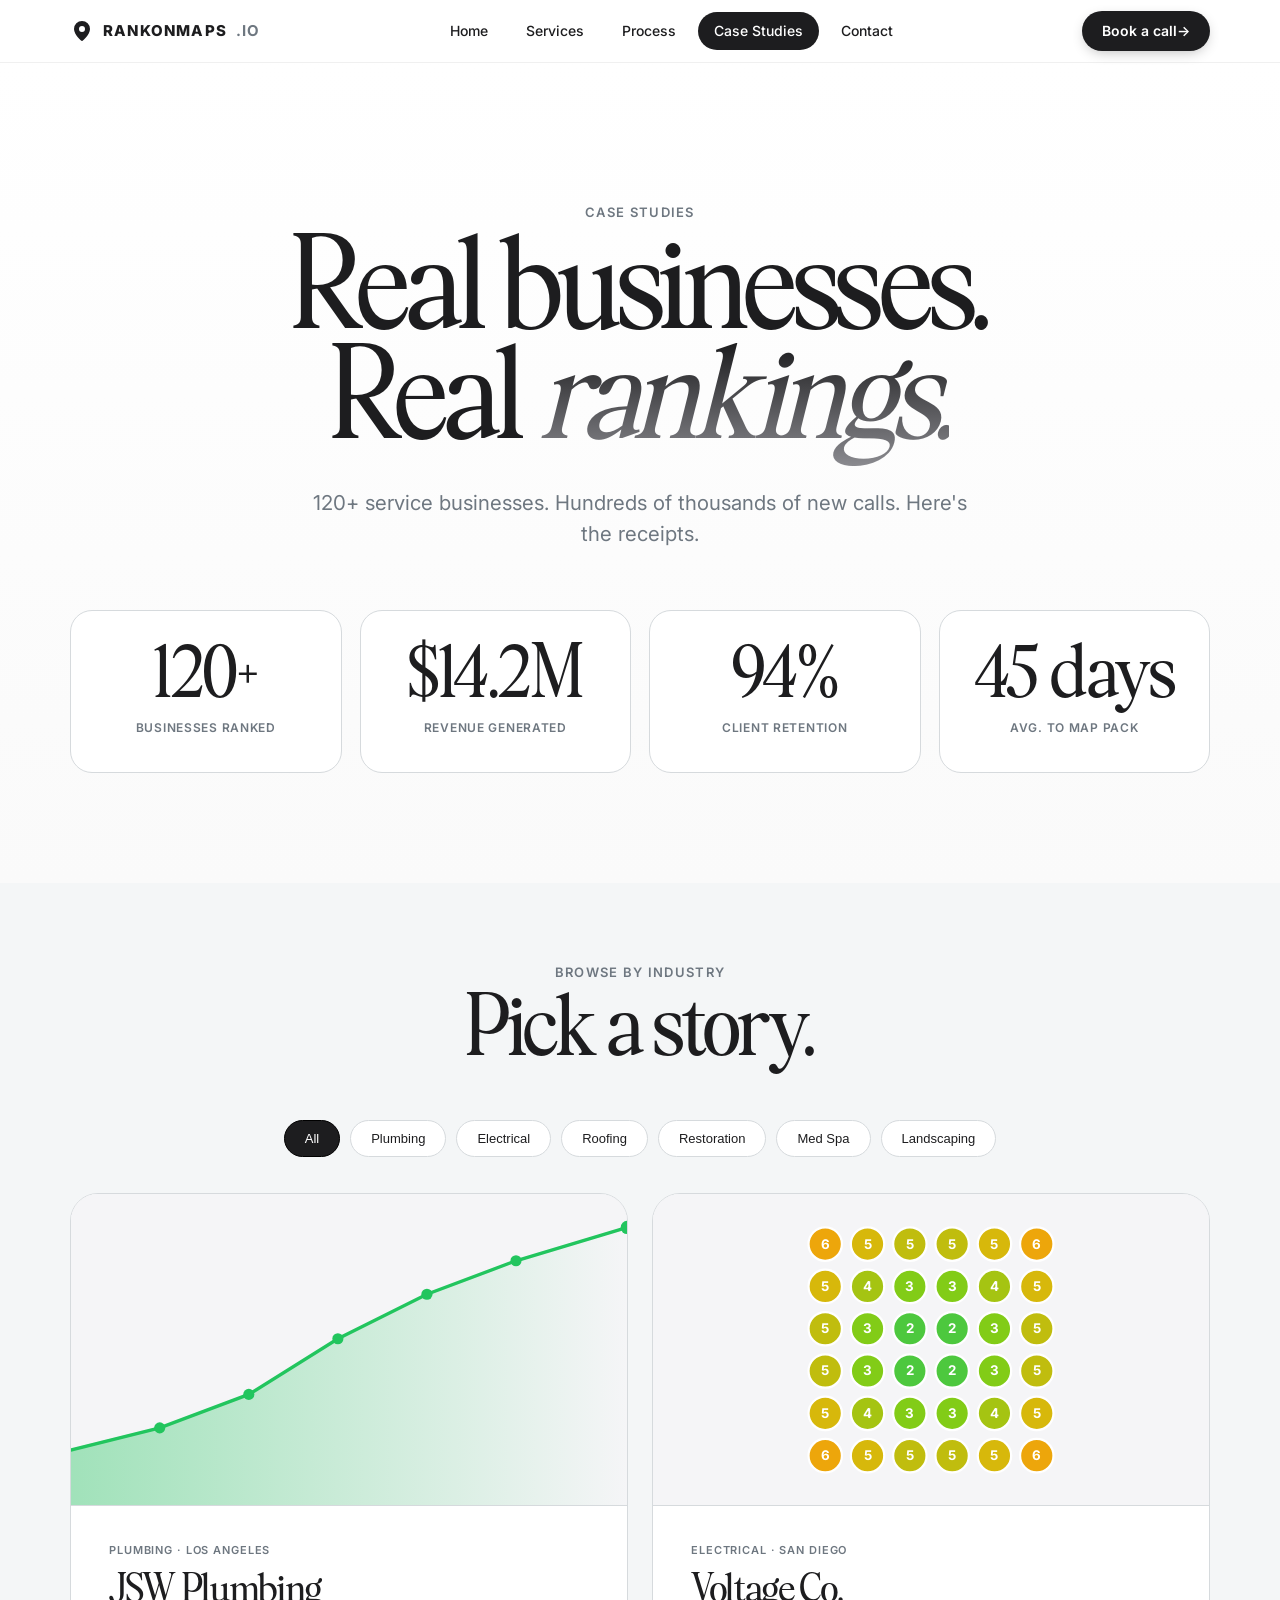
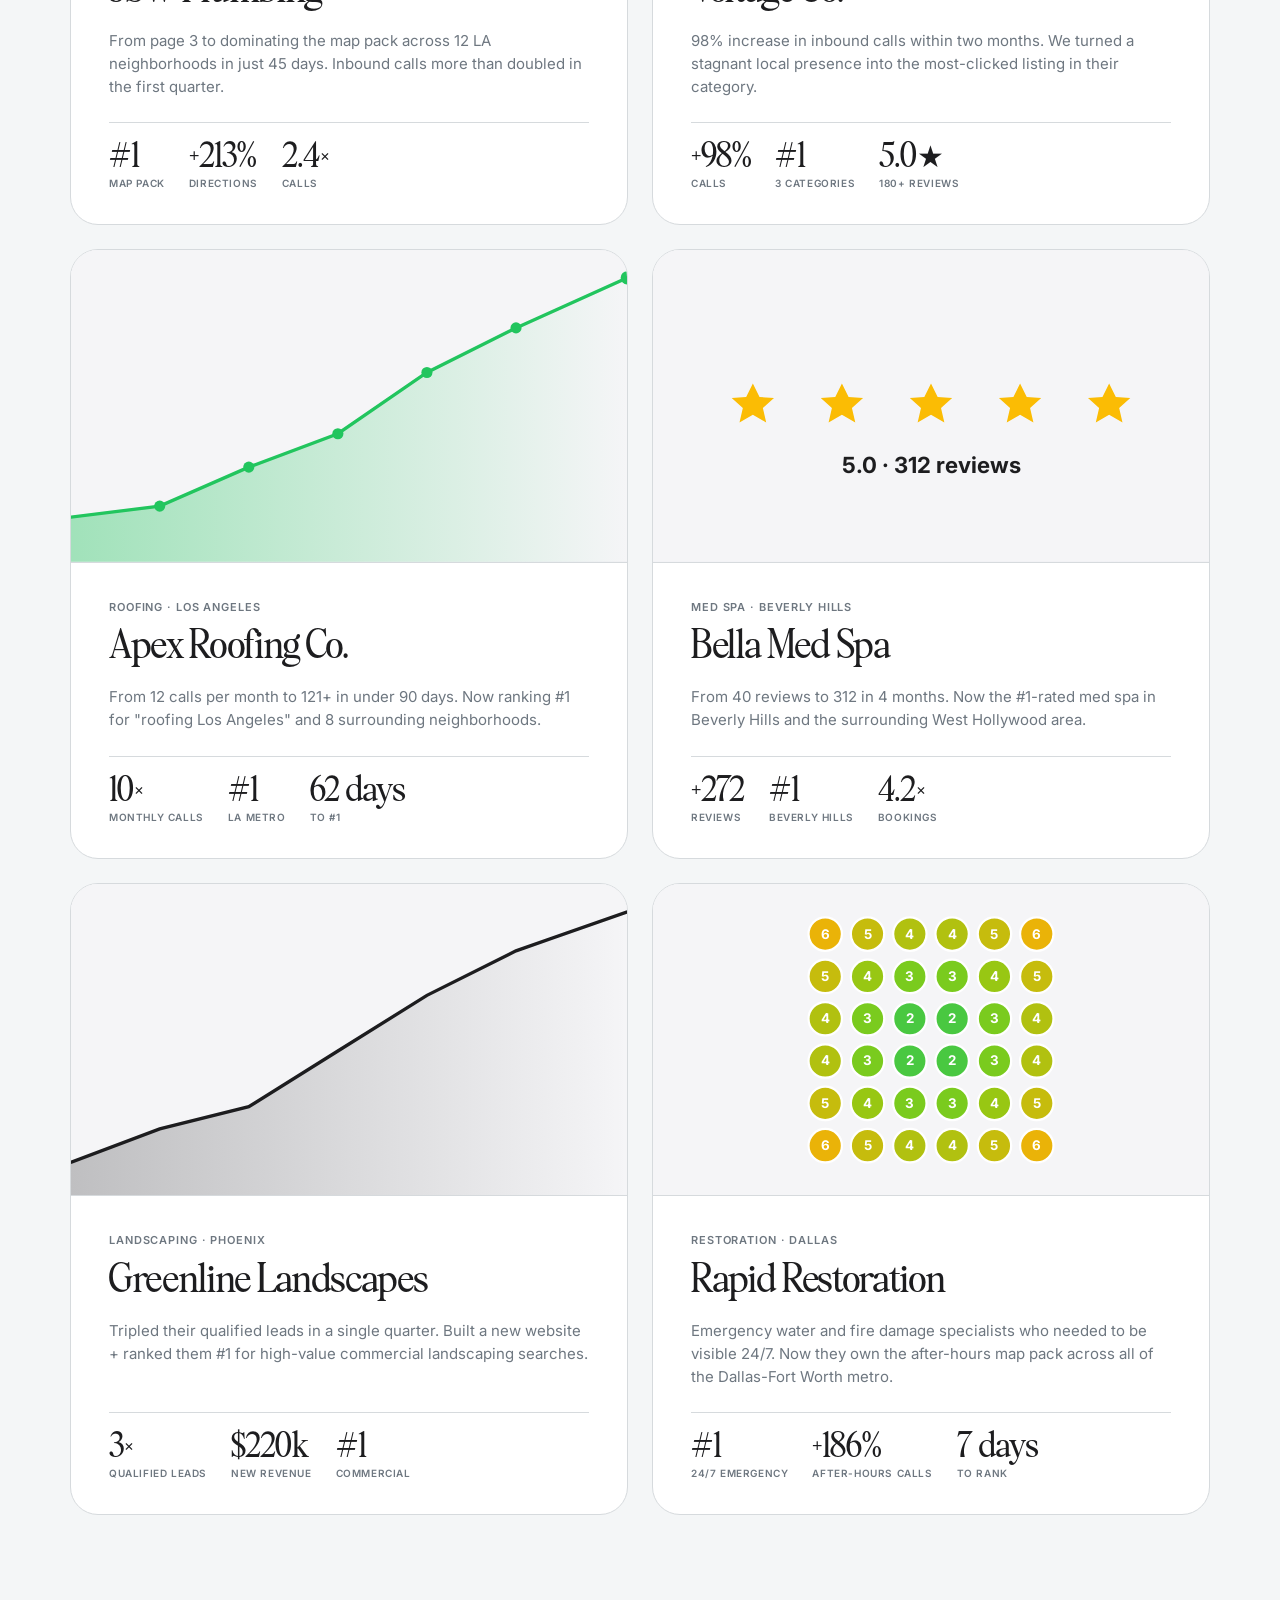
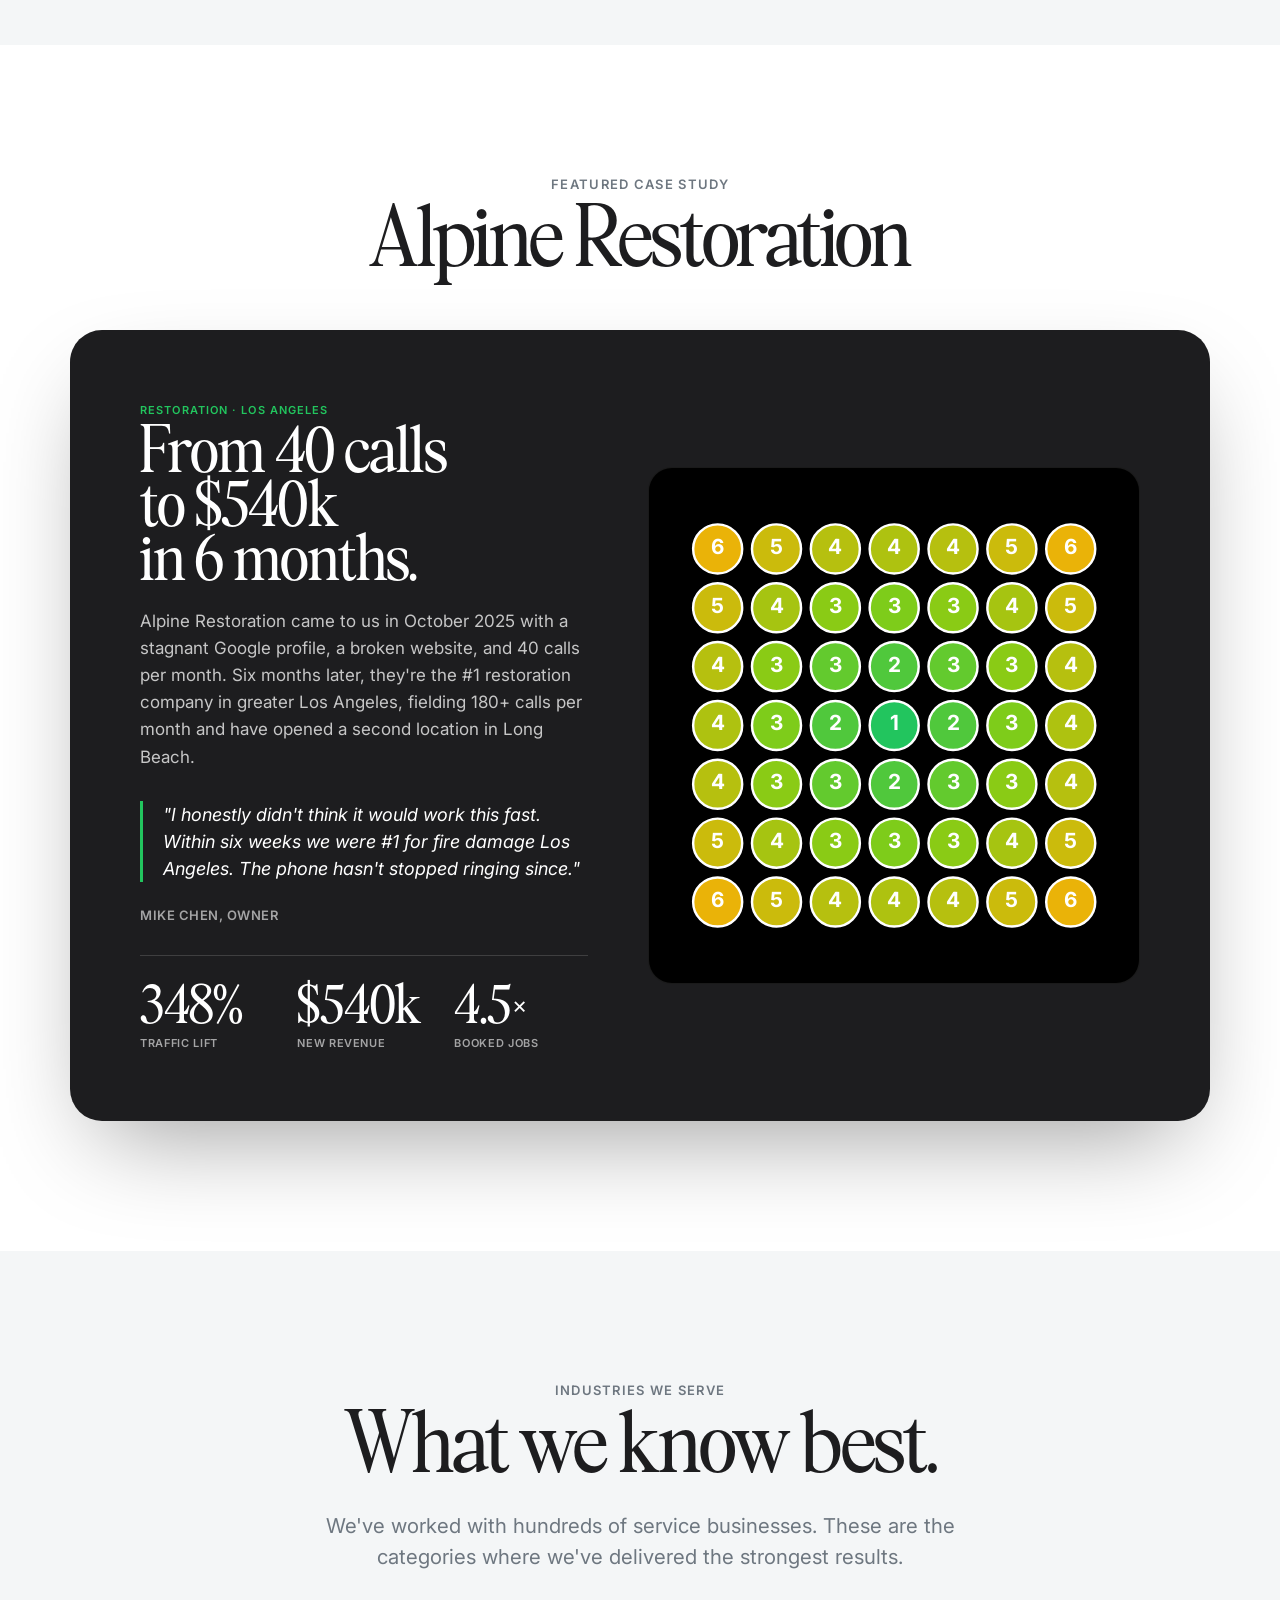
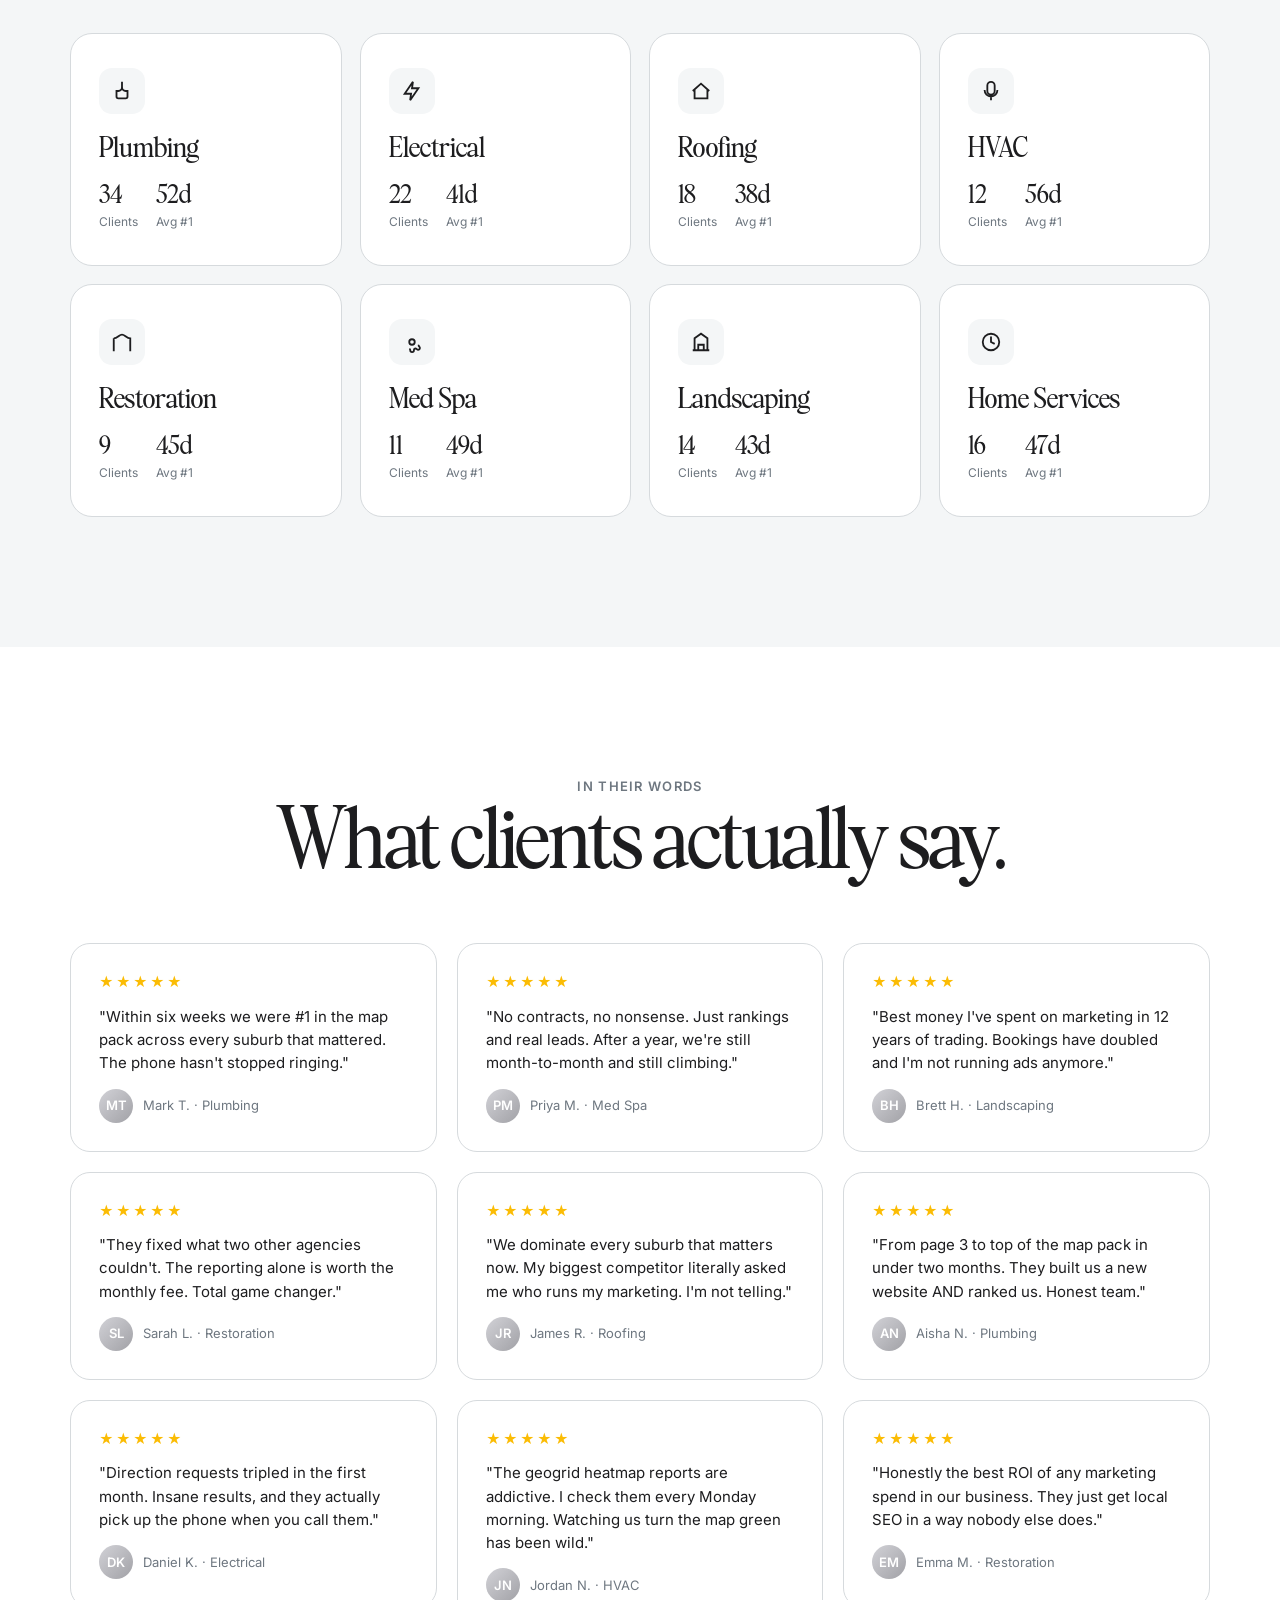
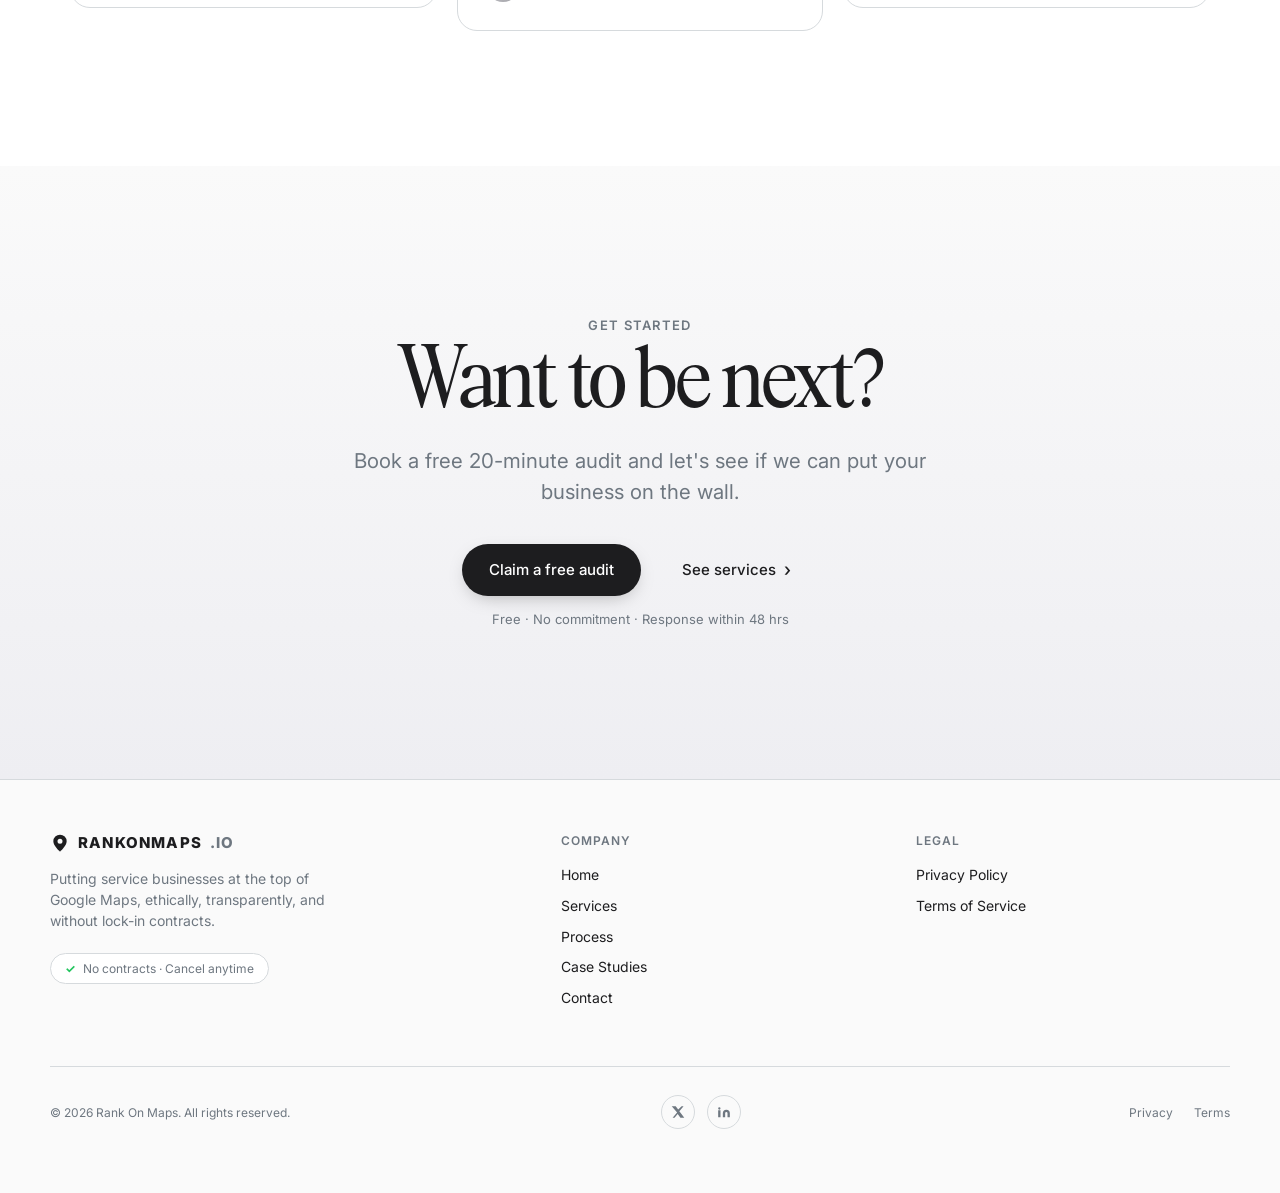
<file: case-studies.html>
<!doctype html>
<html lang="en">
<head>
<meta charset="utf-8" />
<meta name="viewport" content="width=device-width,initial-scale=1" />
<title>Case Studies | Rank On Maps</title>
<meta name="description" content="Real businesses, real rankings, real revenue. See how Rank On Maps has taken service businesses from page 3 to the top of the map pack." />
<link rel="preconnect" href="https://fonts.googleapis.com">
<link rel="preconnect" href="https://fonts.gstatic.com" crossorigin>
<link href="https://fonts.googleapis.com/css2?family=Inter:wght@300;400;500;600;700&display=swap" rel="stylesheet">
<link rel="stylesheet" href="shared.css">
<style>
  /* Headline stats */
  .stats-band{display:grid;grid-template-columns:repeat(4,1fr);gap:18px;margin-top:60px}
  .stat{
    background:#fff;border:1px solid var(--line);border-radius:22px;padding:36px 24px;
    transition:transform .35s,border-color .35s,box-shadow .35s;
  }
  .stat:hover{transform:translateY(-3px);border-color:#1d1d1f}
  .stat .num{font-family:'Bethany Elingston',serif;font-size:62px;line-height:1;color:var(--ink)}
  .stat .lbl{margin-top:10px;font-size:12px;color:var(--ink-soft);text-transform:uppercase;letter-spacing:.06em;font-weight:600}

  /* Filter pills */
  .filters{display:flex;gap:10px;justify-content:center;flex-wrap:wrap;margin-top:50px}
  .filter{
    padding:10px 20px;border-radius:980px;border:1px solid var(--line);
    background:#fff;font-size:13px;font-weight:500;cursor:pointer;
    color:var(--ink);transition:all .25s;
  }
  .filter:hover{border-color:#1d1d1f;transform:translateY(-1px)}
  .filter.active{background:var(--ink);color:#fff;border-color:#000}

  /* Case grid */
  .case-grid{display:grid;grid-template-columns:repeat(2,1fr);gap:24px;margin-top:36px}
  .case-card{
    background:#fff;border:1px solid var(--line);border-radius:28px;
    overflow:hidden;text-align:left;
    transition:transform .4s cubic-bezier(.2,.7,.2,1),box-shadow .4s,border-color .4s;
    display:flex;flex-direction:column;
  }
  .case-card:hover{border-color:#1d1d1f;box-shadow:0 30px 80px -25px rgba(0,0,0,.2)}
  .case-card .vis{
    aspect-ratio:16/9;background:linear-gradient(135deg,#f5f5f7,#e8e8ed);
    position:relative;overflow:hidden;border-bottom:1px solid var(--line);
    transition:transform .8s cubic-bezier(.2,.7,.2,1);
  }
  .case-card:hover .vis{transform:scale(1.04)}
  .case-card .vis svg{position:absolute;inset:0;width:100%;height:100%}
  .case-card .body{padding:36px 38px;flex:1;display:flex;flex-direction:column}
  .case-card .tag{font-size:11px;color:var(--ink-soft);text-transform:uppercase;letter-spacing:.08em;font-weight:600}
  .case-card h3{font-family:'Bethany Elingston',serif;font-size:34px;font-weight:400;margin:8px 0 12px;letter-spacing:-.01em;color:var(--ink)}
  .case-card p{color:var(--ink-soft);font-size:15px;line-height:1.55;margin-bottom:24px;flex:1}
  .case-card .metrics{display:flex;gap:24px;padding-top:20px;border-top:1px solid var(--line)}
  .case-card .m{font-family:'Bethany Elingston',serif;font-size:30px;color:var(--ink);line-height:1}
  .case-card .m small{display:block;font-family:'Inter',sans-serif;font-size:10px;color:var(--ink-soft);margin-top:5px;letter-spacing:.06em;text-transform:uppercase;font-weight:600}

  /* Featured long-form */
  .long-case{
    background:var(--ink);color:#fff;border-radius:32px;
    padding:72px 70px;margin-top:48px;text-align:left;
    display:grid;grid-template-columns:1fr 1.1fr;gap:60px;align-items:center;
    box-shadow:0 40px 100px -30px rgba(0,0,0,.4);
  }
  .long-case *{color:#fff}
  .long-case .tag{font-size:11px;color:var(--green) !important;text-transform:uppercase;letter-spacing:.1em;font-weight:600}
  .long-case h3{font-family:'Bethany Elingston',serif;font-size:54px;font-weight:400;line-height:1;margin:10px 0 18px}
  .long-case .lead{font-size:17px;line-height:1.6;color:rgba(255,255,255,.75) !important;margin-bottom:30px}
  .long-case blockquote{
    border-left:3px solid var(--green);padding-left:20px;
    font-size:18px;line-height:1.5;margin-bottom:24px;font-style:italic;
  }
  .long-case .quoted-by{font-size:13px;color:rgba(255,255,255,.6) !important;letter-spacing:.04em;text-transform:uppercase;font-weight:600;margin-bottom:30px}
  .long-case .lc-metrics{display:grid;grid-template-columns:repeat(3,1fr);gap:24px;padding-top:30px;border-top:1px solid rgba(255,255,255,.15)}
  .long-case .lc-metrics .m{font-family:'Bethany Elingston',serif;font-size:46px;line-height:1}
  .long-case .lc-metrics .m small{display:block;font-size:11px;color:rgba(255,255,255,.6) !important;letter-spacing:.06em;text-transform:uppercase;font-weight:600;margin-top:6px;font-family:'Inter',sans-serif}
  .long-case .visual{
    background:#000;border-radius:24px;overflow:hidden;
    border:1px solid rgba(255,255,255,.1);min-height:420px;
    display:flex;align-items:center;justify-content:center;position:relative;
  }
  .long-case .visual svg{width:100%;height:100%}

  /* Industry breakdown */
  .industries{display:grid;grid-template-columns:repeat(4,1fr);gap:18px;margin-top:60px}
  .industry-card{
    background:#fff;border:1px solid var(--line);border-radius:22px;
    padding:34px 28px;text-align:left;
    transition:transform .4s,border-color .4s,box-shadow .4s;
  }
  .industry-card:hover{border-color:#1d1d1f;box-shadow:0 22px 60px -22px rgba(0,0,0,.16)}
  .industry-card .ic{
    width:46px;height:46px;border-radius:13px;background:var(--tint);
    display:flex;align-items:center;justify-content:center;margin-bottom:18px;color:var(--ink);
  }
  .industry-card h4{font-family:'Bethany Elingston',serif;font-size:24px;font-weight:400;margin-bottom:14px}
  .industry-card .stats-mini{display:flex;gap:18px;font-size:12px;color:var(--ink-soft)}
  .industry-card .stats-mini b{display:block;font-family:'Bethany Elingston',serif;font-size:22px;font-weight:400;color:var(--ink)}

  /* Testimonials wall */
  .testimonials{column-count:3;column-gap:20px;margin-top:60px}
  .testimonial-card{
    break-inside:avoid;background:#fff;border:1px solid var(--line);
    border-radius:20px;padding:28px;margin-bottom:20px;text-align:left;
    transition:transform .35s,border-color .35s,box-shadow .35s;
  }
  .testimonial-card:hover{border-color:#1d1d1f;box-shadow:0 18px 50px -18px rgba(0,0,0,.16);transform:translateY(-3px)}
  .testimonial-card .stars{color:#fbbc04;letter-spacing:2px;font-size:14px;margin-bottom:12px}
  .testimonial-card p{font-size:15px;line-height:1.55;color:var(--ink);margin-bottom:14px}
  .testimonial-card .who{display:flex;align-items:center;gap:10px;font-size:13px;color:var(--ink-soft)}
  .testimonial-card .av{width:34px;height:34px;border-radius:50%;background:linear-gradient(135deg,#d2d2d7,#a1a1a6);display:flex;align-items:center;justify-content:center;font-weight:600;color:#fff;font-size:13px}

  @media (max-width:980px){
    .stats-band{grid-template-columns:repeat(2,1fr)}
    .case-grid{grid-template-columns:1fr}
    .long-case{grid-template-columns:1fr;padding:48px 36px;gap:36px}
    .long-case h3{font-size:42px}
    .industries{grid-template-columns:repeat(2,1fr)}
    .testimonials{column-count:2}
  }
  @media (max-width:680px){
    .stats-band{grid-template-columns:1fr;gap:14px}
    .stat{padding:30px 22px}
    .stat .num{font-size:48px}
    .filters{gap:8px;margin-top:36px}
    .filter{padding:8px 16px;font-size:12px}
    .case-card .body{padding:30px 26px}
    .case-card h3{font-size:30px}
    .case-card .metrics{flex-wrap:wrap;gap:16px}
    .case-card .m{font-size:24px}
    .long-case{padding:40px 26px;border-radius:24px}
    .long-case h3{font-size:34px}
    .long-case .lc-metrics{grid-template-columns:repeat(3,1fr);gap:14px}
    .long-case .lc-metrics .m{font-size:28px}
    .long-case .visual{min-height:280px}
    .industries{grid-template-columns:1fr}
    .testimonials{column-count:1}
  }
</style>
</head>
<body>

<svg width="0" height="0" style="position:absolute" aria-hidden="true">
  <symbol id="pin" viewBox="0 0 24 24"><path fill="currentColor" d="M12 2a8 8 0 0 0-8 8c0 5.6 7.2 11.6 7.5 11.85a.8.8 0 0 0 1 0C12.8 21.6 20 15.6 20 10a8 8 0 0 0-8-8Zm0 11a3 3 0 1 1 0-6 3 3 0 0 1 0 6Z"/></symbol>
</svg>

<nav class="nav">
  <div class="nav-inner">
    <a class="brand" href="index.html"><svg><use href="#pin"/></svg> RANKONMAPS<span class="tld">.IO</span></a>
    <div class="nav-links">
      <a href="index.html">Home</a>
      <a href="services.html">Services</a>
      <a href="process.html">Process</a>
      <a href="case-studies.html" class="active">Case Studies</a>
      <a href="contact.html">Contact</a>
    </div>
    <a class="nav-cta" href="contact.html">Book a call</a>
    <button class="hamburger" aria-label="Menu"><span></span><span></span><span></span></button>
  </div>
</nav>

<header class="page-hero">
  <div class="container">
    <div class="eyebrow">Case studies</div>
    <h1>Real businesses.<br>Real <em>rankings.</em></h1>
    <p class="sub">120+ service businesses. Hundreds of thousands of new calls. Here's the receipts.</p>
    <div class="stats-band">
      <div class="stat"><div class="num">120+</div><div class="lbl">Businesses ranked</div></div>
      <div class="stat"><div class="num">$14.2M</div><div class="lbl">Revenue generated</div></div>
      <div class="stat"><div class="num">94%</div><div class="lbl">Client retention</div></div>
      <div class="stat"><div class="num">45 days</div><div class="lbl">Avg. to map pack</div></div>
    </div>
  </div>
</header>

<!-- FILTER + GRID -->
<section style="background:var(--tint);padding-top:80px">
  <div class="container">
    <div class="eyebrow">Browse by industry</div>
    <h2>Pick a story.</h2>
    <div class="filters">
      <button class="filter active">All</button>
      <button class="filter">Plumbing</button>
      <button class="filter">Electrical</button>
      <button class="filter">Roofing</button>
      <button class="filter">Restoration</button>
      <button class="filter">Med Spa</button>
      <button class="filter">Landscaping</button>
    </div>

    <div class="case-grid">

      <div class="case-card">
        <div class="vis">
          <svg viewBox="0 0 500 280" preserveAspectRatio="xMidYMid slice">
            <defs><linearGradient id="g1" x1="0" x2="1"><stop offset="0" stop-color="#22c55e" stop-opacity=".4"/><stop offset="1" stop-color="#22c55e" stop-opacity="0"/></linearGradient></defs>
            <rect width="500" height="280" fill="#f5f5f7"/>
            <path d="M0 230 L80 210 L160 180 L240 130 L320 90 L400 60 L500 30 L500 280 L0 280Z" fill="url(#g1)"/>
            <path d="M0 230 L80 210 L160 180 L240 130 L320 90 L400 60 L500 30" stroke="#22c55e" stroke-width="3" fill="none"/>
            <g fill="#22c55e"><circle cx="80" cy="210" r="5"/><circle cx="160" cy="180" r="5"/><circle cx="240" cy="130" r="5"/><circle cx="320" cy="90" r="5"/><circle cx="400" cy="60" r="5"/><circle cx="500" cy="30" r="6"/></g>
          </svg>
        </div>
        <div class="body">
          <div class="tag">Plumbing · Los Angeles</div>
          <h3>JSW Plumbing</h3>
          <p>From page 3 to dominating the map pack across 12 LA neighborhoods in just 45 days. Inbound calls more than doubled in the first quarter.</p>
          <div class="metrics">
            <div class="m">#1<small>Map pack</small></div>
            <div class="m">+213%<small>Directions</small></div>
            <div class="m">2.4×<small>Calls</small></div>
          </div>
        </div>
      </div>

      <div class="case-card">
        <div class="vis">
          <svg viewBox="0 0 500 280" preserveAspectRatio="xMidYMid slice">
            <rect width="500" height="280" fill="#f5f5f7"/>
            <g id="cs-grid-1"></g>
          </svg>
        </div>
        <div class="body">
          <div class="tag">Electrical · San Diego</div>
          <h3>Voltage Co.</h3>
          <p>98% increase in inbound calls within two months. We turned a stagnant local presence into the most-clicked listing in their category.</p>
          <div class="metrics">
            <div class="m">+98%<small>Calls</small></div>
            <div class="m">#1<small>3 categories</small></div>
            <div class="m">5.0★<small>180+ reviews</small></div>
          </div>
        </div>
      </div>

      <div class="case-card">
        <div class="vis">
          <svg viewBox="0 0 500 280" preserveAspectRatio="xMidYMid slice">
            <defs><linearGradient id="g2" x1="0" x2="1"><stop offset="0" stop-color="#22c55e" stop-opacity=".4"/><stop offset="1" stop-color="#22c55e" stop-opacity="0"/></linearGradient></defs>
            <rect width="500" height="280" fill="#f5f5f7"/>
            <path d="M0 240 L80 230 L160 195 L240 165 L320 110 L400 70 L500 25 L500 280 L0 280Z" fill="url(#g2)"/>
            <path d="M0 240 L80 230 L160 195 L240 165 L320 110 L400 70 L500 25" stroke="#22c55e" stroke-width="3" fill="none"/>
            <g fill="#22c55e"><circle cx="80" cy="230" r="5"/><circle cx="160" cy="195" r="5"/><circle cx="240" cy="165" r="5"/><circle cx="320" cy="110" r="5"/><circle cx="400" cy="70" r="5"/><circle cx="500" cy="25" r="6"/></g>
          </svg>
        </div>
        <div class="body">
          <div class="tag">Roofing · Los Angeles</div>
          <h3>Apex Roofing Co.</h3>
          <p>From 12 calls per month to 121+ in under 90 days. Now ranking #1 for "roofing Los Angeles" and 8 surrounding neighborhoods.</p>
          <div class="metrics">
            <div class="m">10×<small>Monthly calls</small></div>
            <div class="m">#1<small>LA metro</small></div>
            <div class="m">62 days<small>To #1</small></div>
          </div>
        </div>
      </div>

      <div class="case-card">
        <div class="vis">
          <svg viewBox="0 0 500 280" preserveAspectRatio="xMidYMid slice">
            <rect width="500" height="280" fill="#f5f5f7"/>
            <g transform="translate(250,140)">
              <g fill="#fbbc04">
                <path transform="translate(-180,-20)" d="m20 0 6 12 13 1-10 9 3 13L20 28 8 35l3-13-10-9 13-1Z"/>
                <path transform="translate(-100,-20)" d="m20 0 6 12 13 1-10 9 3 13L20 28 8 35l3-13-10-9 13-1Z"/>
                <path transform="translate(-20,-20)" d="m20 0 6 12 13 1-10 9 3 13L20 28 8 35l3-13-10-9 13-1Z"/>
                <path transform="translate(60,-20)" d="m20 0 6 12 13 1-10 9 3 13L20 28 8 35l3-13-10-9 13-1Z"/>
                <path transform="translate(140,-20)" d="m20 0 6 12 13 1-10 9 3 13L20 28 8 35l3-13-10-9 13-1Z"/>
              </g>
              <text x="0" y="60" text-anchor="middle" font-family="Inter" font-size="20" font-weight="700" fill="#1d1d1f">5.0 · 312 reviews</text>
            </g>
          </svg>
        </div>
        <div class="body">
          <div class="tag">Med Spa · Beverly Hills</div>
          <h3>Bella Med Spa</h3>
          <p>From 40 reviews to 312 in 4 months. Now the #1-rated med spa in Beverly Hills and the surrounding West Hollywood area.</p>
          <div class="metrics">
            <div class="m">+272<small>Reviews</small></div>
            <div class="m">#1<small>Beverly Hills</small></div>
            <div class="m">4.2×<small>Bookings</small></div>
          </div>
        </div>
      </div>

      <div class="case-card">
        <div class="vis">
          <svg viewBox="0 0 500 280" preserveAspectRatio="xMidYMid slice">
            <defs><linearGradient id="g3" x1="0" x2="1"><stop offset="0" stop-color="#1d1d1f" stop-opacity=".25"/><stop offset="1" stop-color="#1d1d1f" stop-opacity="0"/></linearGradient></defs>
            <rect width="500" height="280" fill="#f5f5f7"/>
            <path d="M0 250 L80 220 L160 200 L240 150 L320 100 L400 60 L500 25 L500 280 L0 280Z" fill="url(#g3)"/>
            <path d="M0 250 L80 220 L160 200 L240 150 L320 100 L400 60 L500 25" stroke="#1d1d1f" stroke-width="3" fill="none"/>
          </svg>
        </div>
        <div class="body">
          <div class="tag">Landscaping · Phoenix</div>
          <h3>Greenline Landscapes</h3>
          <p>Tripled their qualified leads in a single quarter. Built a new website + ranked them #1 for high-value commercial landscaping searches.</p>
          <div class="metrics">
            <div class="m">3×<small>Qualified leads</small></div>
            <div class="m">$220k<small>New revenue</small></div>
            <div class="m">#1<small>Commercial</small></div>
          </div>
        </div>
      </div>

      <div class="case-card">
        <div class="vis">
          <svg viewBox="0 0 500 280" preserveAspectRatio="xMidYMid slice">
            <rect width="500" height="280" fill="#f5f5f7"/>
            <g id="cs-grid-2"></g>
          </svg>
        </div>
        <div class="body">
          <div class="tag">Restoration · Dallas</div>
          <h3>Rapid Restoration</h3>
          <p>Emergency water and fire damage specialists who needed to be visible 24/7. Now they own the after-hours map pack across all of the Dallas-Fort Worth metro.</p>
          <div class="metrics">
            <div class="m">#1<small>24/7 emergency</small></div>
            <div class="m">+186%<small>After-hours calls</small></div>
            <div class="m">7 days<small>To rank</small></div>
          </div>
        </div>
      </div>

    </div>
  </div>
</section>

<!-- FEATURED LONG-FORM CASE -->
<section>
  <div class="container">
    <div class="eyebrow">Featured case study</div>
    <h2>Alpine Restoration</h2>
    <div class="long-case">
      <div>
        <div class="tag">RESTORATION · LOS ANGELES</div>
        <h3>From 40 calls<br>to $540k<br>in 6 months.</h3>
        <p class="lead">Alpine Restoration came to us in October 2025 with a stagnant Google profile, a broken website, and 40 calls per month. Six months later, they're the #1 restoration company in greater Los Angeles, fielding 180+ calls per month and have opened a second location in Long Beach.</p>
        <blockquote>"I honestly didn't think it would work this fast. Within six weeks we were #1 for fire damage Los Angeles. The phone hasn't stopped ringing since."</blockquote>
        <div class="quoted-by">Mike Chen, Owner</div>
        <div class="lc-metrics">
          <div class="m">348%<small>Traffic lift</small></div>
          <div class="m">$540k<small>New revenue</small></div>
          <div class="m">4.5×<small>Booked jobs</small></div>
        </div>
      </div>
      <div class="visual">
        <svg viewBox="0 0 400 420" preserveAspectRatio="xMidYMid meet">
          <g id="long-grid"></g>
        </svg>
      </div>
    </div>
  </div>
</section>

<!-- INDUSTRY BREAKDOWN -->
<section style="background:var(--tint)">
  <div class="container">
    <div class="eyebrow">Industries we serve</div>
    <h2>What we know best.</h2>
    <p class="sub">We've worked with hundreds of service businesses. These are the categories where we've delivered the strongest results.</p>
    <div class="industries">
      <div class="industry-card"><div class="ic"><svg width="22" height="22" viewBox="0 0 24 24" fill="none" stroke="currentColor" stroke-width="2"><path d="M12 2v6m0 0a4 4 0 0 0 4 4h2v6a2 2 0 0 1-2 2H8a2 2 0 0 1-2-2v-6h2a4 4 0 0 0 4-4Z"/></svg></div><h4>Plumbing</h4><div class="stats-mini"><div><b>34</b>Clients</div><div><b>52d</b>Avg #1</div></div></div>
      <div class="industry-card"><div class="ic"><svg width="22" height="22" viewBox="0 0 24 24" fill="none" stroke="currentColor" stroke-width="2"><path d="m13 2-9 13h7l-1 7 9-13h-7Z"/></svg></div><h4>Electrical</h4><div class="stats-mini"><div><b>22</b>Clients</div><div><b>41d</b>Avg #1</div></div></div>
      <div class="industry-card"><div class="ic"><svg width="22" height="22" viewBox="0 0 24 24" fill="none" stroke="currentColor" stroke-width="2"><path d="M3 12 12 4l9 8M5 10v10h14V10"/></svg></div><h4>Roofing</h4><div class="stats-mini"><div><b>18</b>Clients</div><div><b>38d</b>Avg #1</div></div></div>
      <div class="industry-card"><div class="ic"><svg width="22" height="22" viewBox="0 0 24 24" fill="none" stroke="currentColor" stroke-width="2"><path d="M12 2a4 4 0 0 0-4 4v6a4 4 0 0 0 8 0V6a4 4 0 0 0-4-4Zm-7 9a7 7 0 0 0 14 0M12 19v3"/></svg></div><h4>HVAC</h4><div class="stats-mini"><div><b>12</b>Clients</div><div><b>56d</b>Avg #1</div></div></div>
      <div class="industry-card"><div class="ic"><svg width="22" height="22" viewBox="0 0 24 24" fill="none" stroke="currentColor" stroke-width="2"><path d="M3 22V8m0 0c4 0 6-4 9-4s5 4 9 4v14"/></svg></div><h4>Restoration</h4><div class="stats-mini"><div><b>9</b>Clients</div><div><b>45d</b>Avg #1</div></div></div>
      <div class="industry-card"><div class="ic"><svg width="22" height="22" viewBox="0 0 24 24" fill="none" stroke="currentColor" stroke-width="2"><circle cx="12" cy="12" r="3"/><path d="M19.4 15a1.7 1.7 0 0 0 .3 1.8l.1.1a2 2 0 1 1-2.8 2.8l-.1-.1a1.7 1.7 0 0 0-1.8-.3 1.7 1.7 0 0 0-1 1.5V21a2 2 0 1 1-4 0v-.1a1.7 1.7 0 0 0-1-1.5"/></svg></div><h4>Med Spa</h4><div class="stats-mini"><div><b>11</b>Clients</div><div><b>49d</b>Avg #1</div></div></div>
      <div class="industry-card"><div class="ic"><svg width="22" height="22" viewBox="0 0 24 24" fill="none" stroke="currentColor" stroke-width="2"><path d="M3 21h18M5 21V8l7-5 7 5v13M9 21v-6h6v6"/></svg></div><h4>Landscaping</h4><div class="stats-mini"><div><b>14</b>Clients</div><div><b>43d</b>Avg #1</div></div></div>
      <div class="industry-card"><div class="ic"><svg width="22" height="22" viewBox="0 0 24 24" fill="none" stroke="currentColor" stroke-width="2"><path d="M12 6v6l4 2"/><circle cx="12" cy="12" r="9"/></svg></div><h4>Home Services</h4><div class="stats-mini"><div><b>16</b>Clients</div><div><b>47d</b>Avg #1</div></div></div>
    </div>
  </div>
</section>

<!-- TESTIMONIALS WALL -->
<section>
  <div class="container">
    <div class="eyebrow">In their words</div>
    <h2>What clients actually say.</h2>
    <div class="testimonials">
      <div class="testimonial-card"><div class="stars">★★★★★</div><p>"Within six weeks we were #1 in the map pack across every suburb that mattered. The phone hasn't stopped ringing."</p><div class="who"><div class="av">MT</div>Mark T. · Plumbing</div></div>
      <div class="testimonial-card"><div class="stars">★★★★★</div><p>"They fixed what two other agencies couldn't. The reporting alone is worth the monthly fee. Total game changer."</p><div class="who"><div class="av">SL</div>Sarah L. · Restoration</div></div>
      <div class="testimonial-card"><div class="stars">★★★★★</div><p>"Direction requests tripled in the first month. Insane results, and they actually pick up the phone when you call them."</p><div class="who"><div class="av">DK</div>Daniel K. · Electrical</div></div>
      <div class="testimonial-card"><div class="stars">★★★★★</div><p>"No contracts, no nonsense. Just rankings and real leads. After a year, we're still month-to-month and still climbing."</p><div class="who"><div class="av">PM</div>Priya M. · Med Spa</div></div>
      <div class="testimonial-card"><div class="stars">★★★★★</div><p>"We dominate every suburb that matters now. My biggest competitor literally asked me who runs my marketing. I'm not telling."</p><div class="who"><div class="av">JR</div>James R. · Roofing</div></div>
      <div class="testimonial-card"><div class="stars">★★★★★</div><p>"The geogrid heatmap reports are addictive. I check them every Monday morning. Watching us turn the map green has been wild."</p><div class="who"><div class="av">JN</div>Jordan N. · HVAC</div></div>
      <div class="testimonial-card"><div class="stars">★★★★★</div><p>"Best money I've spent on marketing in 12 years of trading. Bookings have doubled and I'm not running ads anymore."</p><div class="who"><div class="av">BH</div>Brett H. · Landscaping</div></div>
      <div class="testimonial-card"><div class="stars">★★★★★</div><p>"From page 3 to top of the map pack in under two months. They built us a new website AND ranked us. Honest team."</p><div class="who"><div class="av">AN</div>Aisha N. · Plumbing</div></div>
      <div class="testimonial-card"><div class="stars">★★★★★</div><p>"Honestly the best ROI of any marketing spend in our business. They just get local SEO in a way nobody else does."</p><div class="who"><div class="av">EM</div>Emma M. · Restoration</div></div>
    </div>
  </div>
</section>

<!-- CTA -->
<section class="cta-final">
  <div class="container">
    <div class="eyebrow">Get started</div>
    <h2>Want to be next?</h2>
    <p class="sub">Book a free 20-minute audit and let's see if we can put your business on the wall.</p>
    <div class="ctas">
      <a class="btn btn-primary" href="contact.html">Claim a free audit</a>
      <a class="btn btn-ghost" href="services.html">See services</a>
    </div>
    <p class="cta-reassure">Free · No commitment · Response within 48 hrs</p>
  </div>
</section>

<footer>
  <div class="foot-inner">
    <div class="foot-top">
      <div>
        <div class="foot-brand">
          <svg width="20" height="20" viewBox="0 0 24 24"><path fill="currentColor" d="M12 2a8 8 0 0 0-8 8c0 5.6 7.2 11.6 7.5 11.85a.8.8 0 0 0 1 0C12.8 21.6 20 15.6 20 10a8 8 0 0 0-8-8Zm0 11a3 3 0 1 1 0-6 3 3 0 0 1 0 6Z"/></svg>
          RANKONMAPS<span class="tld">.IO</span>
        </div>
        <div class="foot-tagline">Putting service businesses at the top of Google Maps, ethically, transparently, and without lock-in contracts.</div>
        <div class="foot-trust">No contracts · Cancel anytime</div>
      </div>
      <div class="foot-col">
        <h5>Company</h5>
        <a href="index.html">Home</a>
        <a href="services.html">Services</a>
        <a href="process.html">Process</a>
        <a href="case-studies.html">Case Studies</a>
        <a href="contact.html">Contact</a>
      </div>
      <div class="foot-col">
        <h5>Legal</h5>
        <a href="#">Privacy Policy</a>
        <a href="#">Terms of Service</a>
      </div>
    </div>
    <div class="foot-bottom">
      <div>© 2026 Rank On Maps. All rights reserved.</div>
      <div class="foot-social">
        <a href="#" aria-label="X / Twitter"><svg width="14" height="14" viewBox="0 0 24 24"><path fill="currentColor" d="M18.244 2.25h3.308l-7.227 8.26 8.502 11.24H16.17l-4.714-6.231-5.401 6.231H2.743l7.738-8.835L1.254 2.25H8.08l4.253 5.622L18.244 2.25Z"/></svg></a>
        <a href="#" aria-label="LinkedIn"><svg width="14" height="14" viewBox="0 0 24 24"><path fill="currentColor" d="M16 8a6 6 0 0 1 6 6v7h-4v-7a2 2 0 0 0-2-2 2 2 0 0 0-2 2v7h-4v-7a6 6 0 0 1 6-6ZM2 9h4v12H2zm2-1a2 2 0 1 1 0-4 2 2 0 0 1 0 4Z"/></svg></a>
      </div>
      <div class="foot-legal">
        <a href="#">Privacy</a>
        <a href="#">Terms</a>
      </div>
    </div>
  </div>
</footer>

<script>
  // Geogrid generators
  function makeGrid(targetId,N,step,offX,offY,r,maxT){
    const g=document.getElementById(targetId);if(!g)return;
    const stops=[[34,197,94],[132,204,22],[234,179,8],[249,115,22],[239,68,68]];
    function color(t){const i=Math.floor(t*(stops.length-1)),f=t*(stops.length-1)-i;const a=stops[i],b=stops[Math.min(i+1,stops.length-1)];return `rgb(${Math.round(a[0]+(b[0]-a[0])*f)},${Math.round(a[1]+(b[1]-a[1])*f)},${Math.round(a[2]+(b[2]-a[2])*f)})`;}
    for(let y=0;y<N;y++)for(let x=0;x<N;x++){
      const dx=x-(N-1)/2,dy=y-(N-1)/2;
      const d=Math.hypot(dx,dy)/Math.hypot((N-1)/2,(N-1)/2)*(maxT||0.6);
      const c=document.createElementNS('http://www.w3.org/2000/svg','circle');
      c.setAttribute('cx',offX+x*step);c.setAttribute('cy',offY+y*step);c.setAttribute('r',r);
      c.setAttribute('fill',color(d));
      c.setAttribute('stroke','#fff');c.setAttribute('stroke-width','2');
      g.appendChild(c);
      const t=document.createElementNS('http://www.w3.org/2000/svg','text');
      t.setAttribute('x',offX+x*step);t.setAttribute('y',offY+y*step+4);
      t.setAttribute('text-anchor','middle');t.setAttribute('font-size',Math.max(9,r-3));
      t.setAttribute('font-weight','700');t.setAttribute('fill','#fff');
      t.textContent=Math.max(1,Math.round(1+d*9));
      g.appendChild(t);
    }
  }
  makeGrid('cs-grid-1',6,38,250-((6-1)*38)/2,140-((6-1)*38)/2,15,0.55);
  makeGrid('cs-grid-2',6,38,250-((6-1)*38)/2,140-((6-1)*38)/2,15,0.5);
  makeGrid('long-grid',7,48,200-((7-1)*48)/2,210-((7-1)*48)/2,20,0.5);

  // Filter pills (visual only — all cards stay visible)
  document.querySelectorAll('.filter').forEach(b=>{
    b.addEventListener('click',()=>{
      document.querySelectorAll('.filter').forEach(f=>f.classList.remove('active'));
      b.classList.add('active');
    });
  });
</script>
<script src="shared.js"></script>
</body>
</html>
</file>
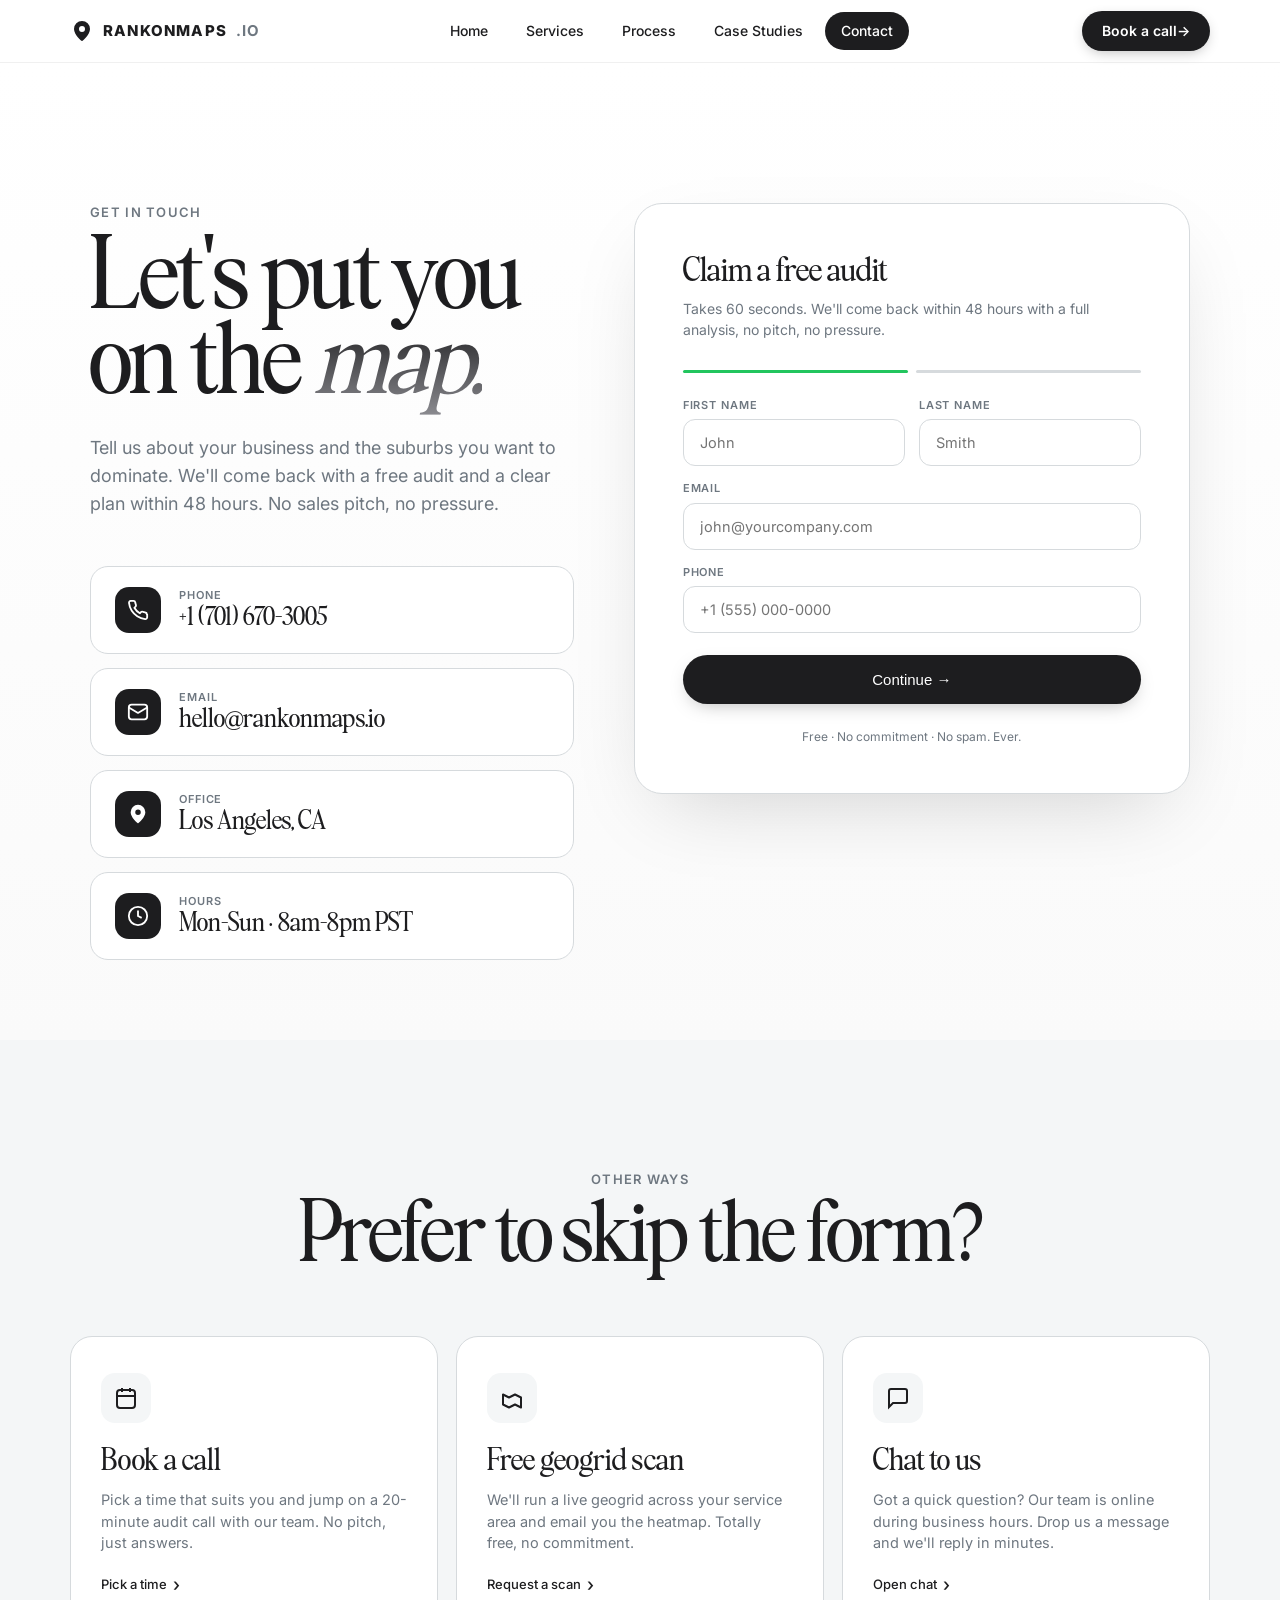
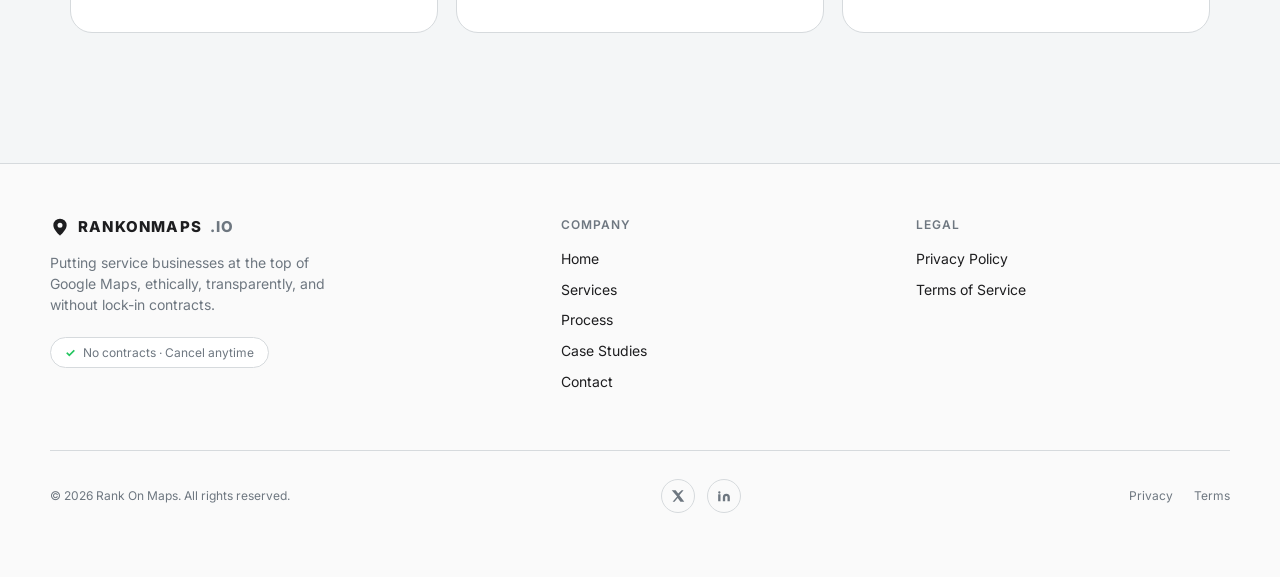
<file: contact.html>
<!doctype html>
<html lang="en">
<head>
<meta charset="utf-8" />
<meta name="viewport" content="width=device-width,initial-scale=1" />
<title>Contact | Rank On Maps</title>
<meta name="description" content="Get in touch with Rank On Maps. Book a free 20-minute audit and see exactly where you sit in the local map pack." />
<link rel="preconnect" href="https://fonts.googleapis.com">
<link rel="preconnect" href="https://fonts.gstatic.com" crossorigin>
<link href="https://fonts.googleapis.com/css2?family=Inter:wght@300;400;500;600;700&display=swap" rel="stylesheet">
<link rel="stylesheet" href="shared.css">
<style>
  .contact-wrap{
    max-width:1100px;margin:0 auto;
    display:grid;grid-template-columns:1fr 1.15fr;gap:60px;
    align-items:start;
  }
  .contact-left{text-align:left}
  .contact-left h1{font-size:clamp(48px,6.5vw,84px);line-height:1.02}
  .contact-left h1 em{font-style:italic;background:linear-gradient(180deg,#1d1d1f 0%,#8a8a8f 100%);-webkit-background-clip:text;background-clip:text;color:transparent}
  .contact-left .lead{font-size:18px;color:var(--ink-soft);max-width:480px;margin-top:24px;line-height:1.55}

  .contact-info{margin-top:48px;display:grid;gap:14px}
  .info-row{
    display:flex;align-items:center;gap:18px;
    padding:20px 24px;border:1px solid var(--line);border-radius:18px;
    background:#fff;transition:all .35s cubic-bezier(.2,.7,.2,1);
  }
  .info-row:hover{border-color:#1d1d1f;transform:translateY(-2px);box-shadow:0 18px 40px -18px rgba(0,0,0,.16)}
  .info-row .ico{
    width:46px;height:46px;border-radius:14px;background:#1d1d1f;color:#fff;
    display:flex;align-items:center;justify-content:center;flex-shrink:0;
    transition:transform .3s,background .3s;
  }
  .info-row:hover .ico{transform:rotate(-6deg) scale(1.05)}
  .info-row .lbl{font-size:11px;text-transform:uppercase;letter-spacing:.08em;color:var(--ink-soft);font-weight:600}
  .info-row .val{font-family:'Bethany Elingston',serif;font-size:22px;color:var(--ink);line-height:1.1;margin-top:4px}

  .form-card{
    background:#fff;border:1px solid var(--line);border-radius:28px;
    padding:48px 48px;
    box-shadow:0 30px 80px -28px rgba(0,0,0,.18);
    text-align:left;
  }
  .form-card .ftitle{font-family:'Bethany Elingston',serif;font-size:28px;color:var(--ink);margin-bottom:6px}
  .form-card .fsub{color:var(--ink-soft);font-size:14px;margin-bottom:30px}
  .form{display:grid;gap:14px}
  .form .row{display:grid;grid-template-columns:1fr 1fr;gap:14px}
  .form label{display:block}
  .form .lbl{font-size:11px;text-transform:uppercase;letter-spacing:.08em;color:var(--ink-soft);font-weight:600;margin-bottom:6px}
  .form input,.form textarea,.form select{
    width:100%;padding:14px 16px;border-radius:12px;border:1px solid var(--line);
    background:#fff;font-family:inherit;font-size:14.5px;color:var(--ink);
    transition:border-color .2s,box-shadow .2s,transform .2s;
  }
  .form input:hover,.form textarea:hover,.form select:hover{border-color:#a1a1a6}
  .form input:focus,.form textarea:focus,.form select:focus{outline:none;border-color:var(--ink);box-shadow:0 0 0 4px rgba(0,0,0,.05)}
  .form textarea{min-height:130px;resize:vertical}
  .form button{
    margin-top:8px;background:var(--ink);color:#fff;border:none;
    padding:16px;border-radius:980px;font-size:15px;font-weight:500;
    cursor:pointer;transition:transform .15s,box-shadow .25s;
    box-shadow:0 6px 20px -8px rgba(0,0,0,.35);
  }
  .form button:hover{transform:translateY(-2px);box-shadow:0 14px 30px -10px rgba(0,0,0,.45);background:#000}
  .form .agree{font-size:12px;color:var(--ink-soft);margin-top:6px}
  .form-reassure{font-size:12px;color:var(--ink-soft);margin-top:10px;text-align:center}
  .form-step2{display:none}
  .form-step2.visible{display:grid;gap:14px;animation:fsIn .5s cubic-bezier(.2,.7,.2,1)}
  @keyframes fsIn{from{opacity:0;transform:translateY(16px)}to{opacity:1;transform:none}}
  .step-indicator{display:flex;gap:8px;margin-bottom:24px}
  .step-indicator span{height:3px;flex:1;border-radius:2px;background:var(--line);transition:background .4s}
  .step-indicator span.done{background:var(--ink)}
  .step-indicator span.active{background:#22c55e}
  /* GBP Picker */
  .gbp-field{position:relative}
  .gbp-label-row{display:flex;align-items:center;justify-content:space-between;margin-bottom:6px}
  .gbp-label-row .lbl{margin-bottom:0}
  .gbp-optional{font-size:11px;color:var(--ink-soft);font-weight:500;background:var(--tint);padding:2px 8px;border-radius:980px}
  .gbp-search-wrap{position:relative}
  .gbp-search-wrap svg.gbp-icon{position:absolute;left:14px;top:50%;transform:translateY(-50%);pointer-events:none;color:var(--ink-soft)}
  .gbp-search-wrap .gbp-spinner{position:absolute;right:14px;top:50%;transform:translateY(-50%);width:16px;height:16px;border:2px solid var(--line);border-top-color:var(--ink);border-radius:50%;animation:gbpSpin .6s linear infinite;display:none}
  @keyframes gbpSpin{to{transform:translateY(-50%) rotate(360deg)}}
  .gbp-search-wrap input{padding-left:42px !important}
  .gbp-dropdown{position:absolute;left:0;right:0;top:calc(100% + 6px);background:#fff;border:1px solid var(--line);border-radius:16px;box-shadow:0 16px 48px -12px rgba(0,0,0,.22);z-index:100;overflow:hidden;display:none}
  .gbp-dropdown.open{display:block}
  .gbp-result{display:flex;align-items:center;gap:14px;padding:14px 16px;cursor:pointer;transition:background .15s;border-bottom:1px solid var(--line)}
  .gbp-result:last-child{border-bottom:none}
  .gbp-result:hover{background:var(--tint)}
  .gbp-result-logo{width:40px;height:40px;border-radius:10px;flex-shrink:0;background:linear-gradient(135deg,#e8f5e9,#c8e6c9);display:flex;align-items:center;justify-content:center;font-size:18px}
  .gbp-result-info{flex:1;min-width:0}
  .gbp-result-name{font-size:14px;font-weight:600;color:var(--ink);white-space:nowrap;overflow:hidden;text-overflow:ellipsis}
  .gbp-result-addr{font-size:12px;color:var(--ink-soft);margin-top:2px;white-space:nowrap;overflow:hidden;text-overflow:ellipsis}
  .gbp-result-stars{font-size:11px;color:var(--ink-soft);margin-top:3px}
  .gbp-result-stars .s{color:#fbbc04;margin-right:3px}
  .gbp-result-badge{flex-shrink:0;font-size:11px;font-weight:600;color:#22c55e;background:rgba(34,197,94,.1);padding:3px 8px;border-radius:980px}
  .gbp-no-results{padding:20px 16px;text-align:center;font-size:14px;color:var(--ink-soft)}
  .gbp-selected{display:none;align-items:center;gap:14px;padding:14px 16px;border:1px solid #22c55e;border-radius:12px;background:rgba(34,197,94,.05)}
  .gbp-selected.show{display:flex}
  .gbp-selected-logo{width:40px;height:40px;border-radius:10px;flex-shrink:0;background:linear-gradient(135deg,#e8f5e9,#c8e6c9);display:flex;align-items:center;justify-content:center;font-size:18px}
  .gbp-selected-info{flex:1;min-width:0}
  .gbp-selected-name{font-size:14px;font-weight:600;color:var(--ink)}
  .gbp-selected-addr{font-size:12px;color:var(--ink-soft);margin-top:2px}
  .gbp-selected-stars{font-size:11px;color:var(--ink-soft);margin-top:3px}
  .gbp-selected-stars .s{color:#fbbc04;margin-right:3px}
  .gbp-clear{margin-left:auto;flex-shrink:0;font-size:12px;color:var(--ink-soft);cursor:pointer;padding:4px 8px;border-radius:6px;transition:background .15s;border:none;background:transparent}
  .gbp-clear:hover{background:rgba(0,0,0,.05);color:var(--ink)}
  .gbp-hint{font-size:11px;color:var(--ink-soft);margin-top:6px;padding-left:2px}

  /* Bottom strip */
  .ways{display:grid;grid-template-columns:repeat(3,1fr);gap:18px;margin-top:60px}
  .way{
    background:#fff;border:1px solid var(--line);border-radius:22px;
    padding:36px 30px;text-align:left;
    transition:all .4s cubic-bezier(.2,.7,.2,1);
  }
  .way:hover{border-color:#1d1d1f;transform:translateY(-4px);box-shadow:0 26px 60px -22px rgba(0,0,0,.18)}
  .way .ico{
    width:50px;height:50px;border-radius:14px;background:var(--tint);
    display:flex;align-items:center;justify-content:center;color:var(--ink);margin-bottom:20px;
  }
  .way h3{font-family:'Bethany Elingston',serif;font-size:26px;font-weight:400;margin-bottom:8px}
  .way p{font-size:14.5px;color:var(--ink-soft);line-height:1.5;margin-bottom:18px}
  .way a{font-size:13px;font-weight:500;color:var(--ink);display:inline-flex;align-items:center;gap:4px}
  .way a::after{content:"›";margin-left:2px;font-size:18px;line-height:1;transition:transform .25s}
  .way a:hover::after{transform:translateX(3px)}

  @media (max-width:900px){
    .contact-wrap{grid-template-columns:1fr;gap:40px}
    .form-card{padding:36px 28px}
    .ways{grid-template-columns:1fr}
    .form .row{grid-template-columns:1fr}
  }
  @media (max-width:680px){
    .contact-left h1{font-size:48px}
    .contact-info{margin-top:36px}
    .info-row{padding:16px 18px}
    .info-row .val{font-size:18px}
    .form-card{padding:30px 22px;border-radius:22px}
    .form-card .ftitle{font-size:24px}
    .way{padding:30px 24px}
  }
</style>
</head>
<body>

<svg width="0" height="0" style="position:absolute" aria-hidden="true">
  <symbol id="pin" viewBox="0 0 24 24"><path fill="currentColor" d="M12 2a8 8 0 0 0-8 8c0 5.6 7.2 11.6 7.5 11.85a.8.8 0 0 0 1 0C12.8 21.6 20 15.6 20 10a8 8 0 0 0-8-8Zm0 11a3 3 0 1 1 0-6 3 3 0 0 1 0 6Z"/></symbol>
</svg>

<nav class="nav">
  <div class="nav-inner">
    <a class="brand" href="index.html"><svg><use href="#pin"/></svg> RANKONMAPS<span class="tld">.IO</span></a>
    <div class="nav-links">
      <a href="index.html">Home</a>
      <a href="services.html">Services</a>
      <a href="process.html">Process</a>
      <a href="case-studies.html">Case Studies</a>
      <a href="contact.html" class="active">Contact</a>
    </div>
    <a class="nav-cta" href="contact.html">Book a call</a>
    <button class="hamburger" aria-label="Menu"><span></span><span></span><span></span></button>
  </div>
</nav>

<header class="page-hero" style="padding-bottom:80px">
  <div class="container">
    <div class="contact-wrap">
      <div class="contact-left">
        <div class="eyebrow">Get in touch</div>
        <h1>Let's put you<br>on the <em>map.</em></h1>
        <p class="lead">Tell us about your business and the suburbs you want to dominate. We'll come back with a free audit and a clear plan within 48 hours. No sales pitch, no pressure.</p>

        <div class="contact-info">
          <div class="info-row">
            <div class="ico"><svg width="22" height="22" viewBox="0 0 24 24" fill="none" stroke="currentColor" stroke-width="2" stroke-linejoin="round"><path d="M22 16.9v3a2 2 0 0 1-2.2 2 19.8 19.8 0 0 1-8.6-3 19.5 19.5 0 0 1-6-6 19.8 19.8 0 0 1-3-8.7A2 2 0 0 1 4 2h3a2 2 0 0 1 2 1.7c.1.9.4 1.8.7 2.6a2 2 0 0 1-.4 2.1L8 9.6a16 16 0 0 0 6 6l1.2-1.2a2 2 0 0 1 2.1-.5c.8.4 1.7.6 2.6.8a2 2 0 0 1 1.7 2Z"/></svg></div>
            <div>
              <div class="lbl">Phone</div>
              <div class="val">+1 (701) 670-3005</div>
            </div>
          </div>
          <div class="info-row">
            <div class="ico"><svg width="22" height="22" viewBox="0 0 24 24" fill="none" stroke="currentColor" stroke-width="2" stroke-linejoin="round"><rect x="2" y="4" width="20" height="16" rx="3"/><path d="m2 7 10 6 10-6"/></svg></div>
            <div>
              <div class="lbl">Email</div>
              <div class="val">hello@rankonmaps.io</div>
            </div>
          </div>
          <div class="info-row">
            <div class="ico"><svg width="22" height="22"><use href="#pin"/></svg></div>
            <div>
              <div class="lbl">Office</div>
              <div class="val">Los Angeles, CA</div>
            </div>
          </div>
          <div class="info-row">
            <div class="ico"><svg width="22" height="22" viewBox="0 0 24 24" fill="none" stroke="currentColor" stroke-width="2"><circle cx="12" cy="12" r="10"/><path d="M12 6v6l4 2"/></svg></div>
            <div>
              <div class="lbl">Hours</div>
              <div class="val">Mon-Sun · 8am-8pm PST</div>
            </div>
          </div>
        </div>
      </div>

      <div class="form-card">
        <div class="ftitle">Claim a free audit</div>
        <div class="fsub">Takes 60 seconds. We'll come back within 48 hours with a full analysis, no pitch, no pressure.</div>
        <div class="step-indicator">
          <span class="active" id="ct-step-ind-1"></span>
          <span id="ct-step-ind-2"></span>
        </div>

        <!-- Step 1 -->
        <form class="form" id="ct-form-step1" onsubmit="ctAdvanceForm(event)">
          <div class="row">
            <label><div class="lbl">First name</div><input name="first_name" type="text" placeholder="John" required></label>
            <label><div class="lbl">Last name</div><input name="last_name" type="text" placeholder="Smith" required></label>
          </div>
          <label><div class="lbl">Email</div><input name="email" type="email" placeholder="john@yourcompany.com" required></label>
          <label><div class="lbl">Phone</div><input name="phone" type="tel" placeholder="+1 (555) 000-0000"></label>
          <button type="submit">Continue &rarr;</button>
          <p class="form-reassure">Free · No commitment · No spam. Ever.</p>
        </form>

        <!-- Step 2 -->
        <div class="form-step2" id="ct-form-step2">
          <form class="form" onsubmit="ctSubmitForm(event)">
            <div class="row">
              <label><div class="lbl">Business name</div><input name="business_name" type="text" required></label>
              <label><div class="lbl">Industry</div>
                <select name="industry">
                  <option>Plumbing</option><option>Electrical</option><option>Roofing</option>
                  <option>HVAC</option><option>Restoration</option><option>Landscaping</option>
                  <option>Med Spa / Dental</option><option>Other</option>
                </select>
              </label>
            </div>
            <div class="gbp-field">
              <div class="gbp-label-row">
                <div class="lbl">Find your Google Business Profile</div>
                <span class="gbp-optional">Optional</span>
              </div>
              <div class="gbp-search-wrap" id="ct-gbp-search-wrap">
                <svg class="gbp-icon" width="16" height="16" viewBox="0 0 24 24" fill="none" stroke="currentColor" stroke-width="2" stroke-linecap="round"><circle cx="11" cy="11" r="8"/><path d="m21 21-4.3-4.3"/></svg>
                <input type="text" id="ct-gbp-input" placeholder="Search by business name or address" autocomplete="off">
                <div class="gbp-spinner" id="ct-gbp-spinner"></div>
              </div>
              <div class="gbp-dropdown" id="ct-gbp-dropdown"></div>
              <div class="gbp-selected" id="ct-gbp-selected">
                <div class="gbp-selected-logo" id="ct-gbp-sel-logo"></div>
                <div class="gbp-selected-info">
                  <div class="gbp-selected-name" id="ct-gbp-sel-name"></div>
                  <div class="gbp-selected-addr" id="ct-gbp-sel-addr"></div>
                  <div class="gbp-selected-stars" id="ct-gbp-sel-stars"></div>
                </div>
                <button type="button" class="gbp-clear" id="ct-gbp-clear">Change</button>
              </div>
              <div class="gbp-hint" id="ct-gbp-hint">Linking your profile helps us run your audit faster. You can skip this.</div>
            </div>
            <label><div class="lbl">Suburbs you want to rank in</div><input name="suburbs" type="text" placeholder="e.g. Scottsdale, Tempe, Chandler"></label>
            <label><div class="lbl">What are you stuck on? (optional)</div><textarea name="message" placeholder="e.g. Not showing up at all, or stuck at position 4..."></textarea></label>
            <button type="submit" id="ct-final-btn">Claim a free audit</button>
            <p class="form-reassure">Free · No commitment · Response within 48 hrs</p>
          </form>
        </div>
      </div>
    </div>
  </div>
</header>

<!-- Three other ways -->
<section style="background:var(--tint)">
  <div class="container">
    <div class="eyebrow">Other ways</div>
    <h2>Prefer to skip the form?</h2>
    <div class="ways">
      <div class="way">
        <div class="ico"><svg width="24" height="24" viewBox="0 0 24 24" fill="none" stroke="currentColor" stroke-width="2"><rect x="3" y="4" width="18" height="18" rx="3"/><path d="M16 2v4M8 2v4M3 10h18"/></svg></div>
        <h3>Book a call</h3>
        <p>Pick a time that suits you and jump on a 20-minute audit call with our team. No pitch, just answers.</p>
        <a href="#">Pick a time</a>
      </div>
      <div class="way">
        <div class="ico"><svg width="24" height="24" viewBox="0 0 24 24" fill="none" stroke="currentColor" stroke-width="2" stroke-linejoin="round"><path d="m21 11.5-6-3-6 3-6-3v10l6 3 6-3 6 3v-10Z"/></svg></div>
        <h3>Free geogrid scan</h3>
        <p>We'll run a live geogrid across your service area and email you the heatmap. Totally free, no commitment.</p>
        <a href="#">Request a scan</a>
      </div>
      <div class="way">
        <div class="ico"><svg width="24" height="24" viewBox="0 0 24 24" fill="none" stroke="currentColor" stroke-width="2"><path d="M21 15a2 2 0 0 1-2 2H7l-4 4V5a2 2 0 0 1 2-2h14a2 2 0 0 1 2 2v10Z"/></svg></div>
        <h3>Chat to us</h3>
        <p>Got a quick question? Our team is online during business hours. Drop us a message and we'll reply in minutes.</p>
        <a href="#">Open chat</a>
      </div>
    </div>
  </div>
</section>

<footer>
  <div class="foot-inner">
    <div class="foot-top">
      <div>
        <div class="foot-brand">
          <svg width="20" height="20" viewBox="0 0 24 24"><path fill="currentColor" d="M12 2a8 8 0 0 0-8 8c0 5.6 7.2 11.6 7.5 11.85a.8.8 0 0 0 1 0C12.8 21.6 20 15.6 20 10a8 8 0 0 0-8-8Zm0 11a3 3 0 1 1 0-6 3 3 0 0 1 0 6Z"/></svg>
          RANKONMAPS<span class="tld">.IO</span>
        </div>
        <div class="foot-tagline">Putting service businesses at the top of Google Maps, ethically, transparently, and without lock-in contracts.</div>
        <div class="foot-trust">No contracts · Cancel anytime</div>
      </div>
      <div class="foot-col">
        <h5>Company</h5>
        <a href="index.html">Home</a>
        <a href="services.html">Services</a>
        <a href="process.html">Process</a>
        <a href="case-studies.html">Case Studies</a>
        <a href="contact.html">Contact</a>
      </div>
      <div class="foot-col">
        <h5>Legal</h5>
        <a href="#">Privacy Policy</a>
        <a href="#">Terms of Service</a>
      </div>
    </div>
    <div class="foot-bottom">
      <div>© 2026 Rank On Maps. All rights reserved.</div>
      <div class="foot-social">
        <a href="#" aria-label="X / Twitter"><svg width="14" height="14" viewBox="0 0 24 24"><path fill="currentColor" d="M18.244 2.25h3.308l-7.227 8.26 8.502 11.24H16.17l-4.714-6.231-5.401 6.231H2.743l7.738-8.835L1.254 2.25H8.08l4.253 5.622L18.244 2.25Z"/></svg></a>
        <a href="#" aria-label="LinkedIn"><svg width="14" height="14" viewBox="0 0 24 24"><path fill="currentColor" d="M16 8a6 6 0 0 1 6 6v7h-4v-7a2 2 0 0 0-2-2 2 2 0 0 0-2 2v7h-4v-7a6 6 0 0 1 6-6ZM2 9h4v12H2zm2-1a2 2 0 1 1 0-4 2 2 0 0 1 0 4Z"/></svg></a>
      </div>
      <div class="foot-legal">
        <a href="#">Privacy</a>
        <a href="#">Terms</a>
      </div>
    </div>
  </div>
</footer>

<script>
// GBP Picker + 2-step form for contact page
(function(){
  const input=document.getElementById('ct-gbp-input');
  const dropdown=document.getElementById('ct-gbp-dropdown');
  const spinner=document.getElementById('ct-gbp-spinner');
  const selected=document.getElementById('ct-gbp-selected');
  const searchWrap=document.getElementById('ct-gbp-search-wrap');
  const hint=document.getElementById('ct-gbp-hint');
  if(!input)return;
  const mockProfiles=[
    {emoji:'🔧',name:'Apex Plumbing & Drain',addr:'4821 N Central Ave, Phoenix, AZ 85012',rating:4.8,reviews:143,cats:'Plumber'},
    {emoji:'⚡',name:'Apex Electrical Services',addr:'4821 N Central Ave, Scottsdale, AZ 85251',rating:4.6,reviews:87,cats:'Electrician'},
    {emoji:'🏠',name:'Apex Roofing Co.',addr:'1102 W Indian School Rd, Phoenix, AZ 85013',rating:5.0,reviews:287,cats:'Roofing Contractor'},
    {emoji:'❄️',name:'Apex HVAC Solutions',addr:'9240 E Raintree Dr, Scottsdale, AZ 85260',rating:4.9,reviews:201,cats:'HVAC Contractor'},
    {emoji:'🌿',name:'Apex Landscaping & Design',addr:'3310 S Mill Ave, Tempe, AZ 85282',rating:4.7,reviews:64,cats:'Landscaper'},
    {emoji:'🔥',name:'Apex Restoration Group',addr:'2255 W Northern Ave, Phoenix, AZ 85021',rating:4.5,reviews:39,cats:'Restoration Service'},
  ];
  let debounceTimer;
  function stars(r){return '★'.repeat(Math.floor(r))+(r%1>=.5?'½':'')}
  function showDropdown(results){
    dropdown.innerHTML='';
    if(!results.length){dropdown.innerHTML='<div class="gbp-no-results">No profiles found. Try a different name or address.</div>';}
    else{results.forEach(p=>{const el=document.createElement('div');el.className='gbp-result';el.innerHTML=`<div class="gbp-result-logo">${p.emoji}</div><div class="gbp-result-info"><div class="gbp-result-name">${p.name}</div><div class="gbp-result-addr">${p.addr}</div><div class="gbp-result-stars"><span class="s">${stars(p.rating)}</span>${p.rating} · ${p.reviews} reviews · ${p.cats}</div></div><div class="gbp-result-badge">Select</div>`;el.addEventListener('mousedown',e=>{e.preventDefault();selectProfile(p)});dropdown.appendChild(el)});}
    dropdown.classList.add('open');
  }
  function selectProfile(p){
    searchWrap.style.display='none';dropdown.classList.remove('open');
    document.getElementById('ct-gbp-sel-logo').textContent=p.emoji;
    document.getElementById('ct-gbp-sel-name').textContent=p.name;
    document.getElementById('ct-gbp-sel-addr').textContent=p.addr;
    document.getElementById('ct-gbp-sel-stars').innerHTML=`<span class="s">${stars(p.rating)}</span>${p.rating} · ${p.reviews} reviews · ${p.cats}`;
    selected.classList.add('show');
    hint.textContent='Profile linked. We\'ll use this to run your audit.';hint.style.color='#22c55e';
  }
  document.getElementById('ct-gbp-clear').addEventListener('click',()=>{
    selected.classList.remove('show');searchWrap.style.display='';input.value='';
    hint.textContent='Linking your profile helps us run your audit faster. You can skip this.';hint.style.color='';input.focus();
  });
  input.addEventListener('input',()=>{
    const q=input.value.trim().toLowerCase();clearTimeout(debounceTimer);
    if(q.length<2){dropdown.classList.remove('open');spinner.style.display='none';return;}
    spinner.style.display='block';
    debounceTimer=setTimeout(()=>{spinner.style.display='none';showDropdown(mockProfiles.filter(p=>p.name.toLowerCase().includes(q)||p.addr.toLowerCase().includes(q)||p.cats.toLowerCase().includes(q)))},420);
  });
  input.addEventListener('blur',()=>{setTimeout(()=>dropdown.classList.remove('open'),150)});
  input.addEventListener('focus',()=>{if(input.value.trim().length>=2)dropdown.classList.add('open')});
})();
var _ctStep1Data={};
function ctAdvanceForm(e){
  e.preventDefault();
  var f=document.getElementById('ct-form-step1');
  _ctStep1Data={
    first_name:f.querySelector('[name=first_name]').value,
    last_name:f.querySelector('[name=last_name]').value,
    email:f.querySelector('[name=email]').value,
    phone:f.querySelector('[name=phone]').value
  };
  f.style.display='none';
  document.getElementById('ct-step-ind-1').className='done';
  document.getElementById('ct-step-ind-2').className='active';
  var s2=document.getElementById('ct-form-step2');
  s2.classList.add('visible');
  s2.scrollIntoView({behavior:'smooth',block:'center'});
}
function ctSubmitForm(e){
  e.preventDefault();
  var f=e.target;
  var btn=document.getElementById('ct-final-btn');
  btn.disabled=true;btn.textContent='Sending...';
  var gbpName=document.getElementById('ct-gbp-sel-name').textContent||'';
  var gbpAddr=document.getElementById('ct-gbp-sel-addr').textContent||'';
  var data=Object.assign({},_ctStep1Data,{
    business_name:f.querySelector('[name=business_name]').value,
    industry:f.querySelector('[name=industry]').value,
    suburbs:f.querySelector('[name=suburbs]').value,
    message:f.querySelector('[name=message]').value,
    gbp_profile:gbpName?(gbpName+' - '+gbpAddr):'',
    source:'contact_page'
  });
  fetch('https://services.leadconnectorhq.com/hooks/sc7hQPeXFfKyjtJtI7Ou/webhook-trigger/fd18e9a3-dc6a-4822-bf5d-58703b7ed76d',{
    method:'POST',headers:{'Content-Type':'application/json'},body:JSON.stringify(data)
  }).then(function(){
    btn.textContent='Sent \u2713 We\'ll be in touch within 48 hrs';
    document.getElementById('ct-step-ind-2').className='done';
  }).catch(function(){
    btn.textContent='Sent \u2713 We\'ll be in touch within 48 hrs';
    document.getElementById('ct-step-ind-2').className='done';
  });
}
</script>
<script src="shared.js"></script>
</body>
</html>
</file>
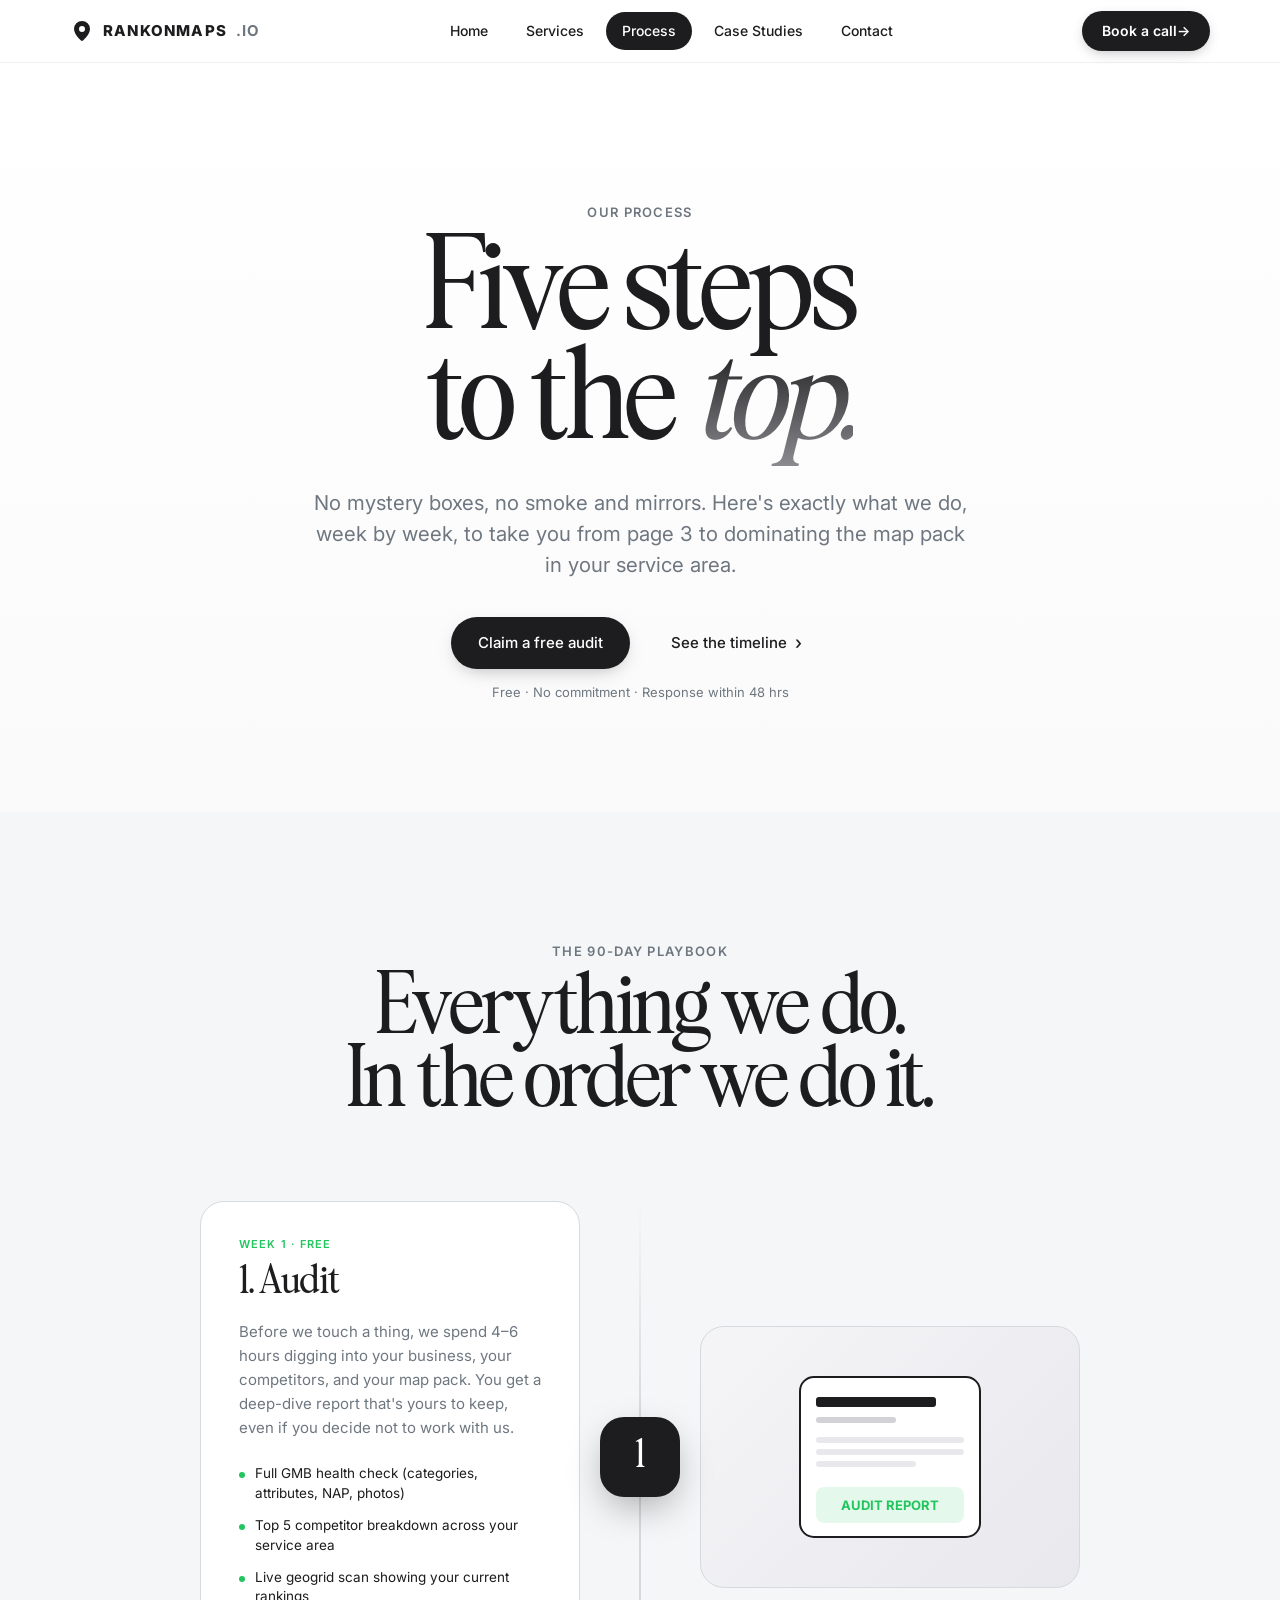
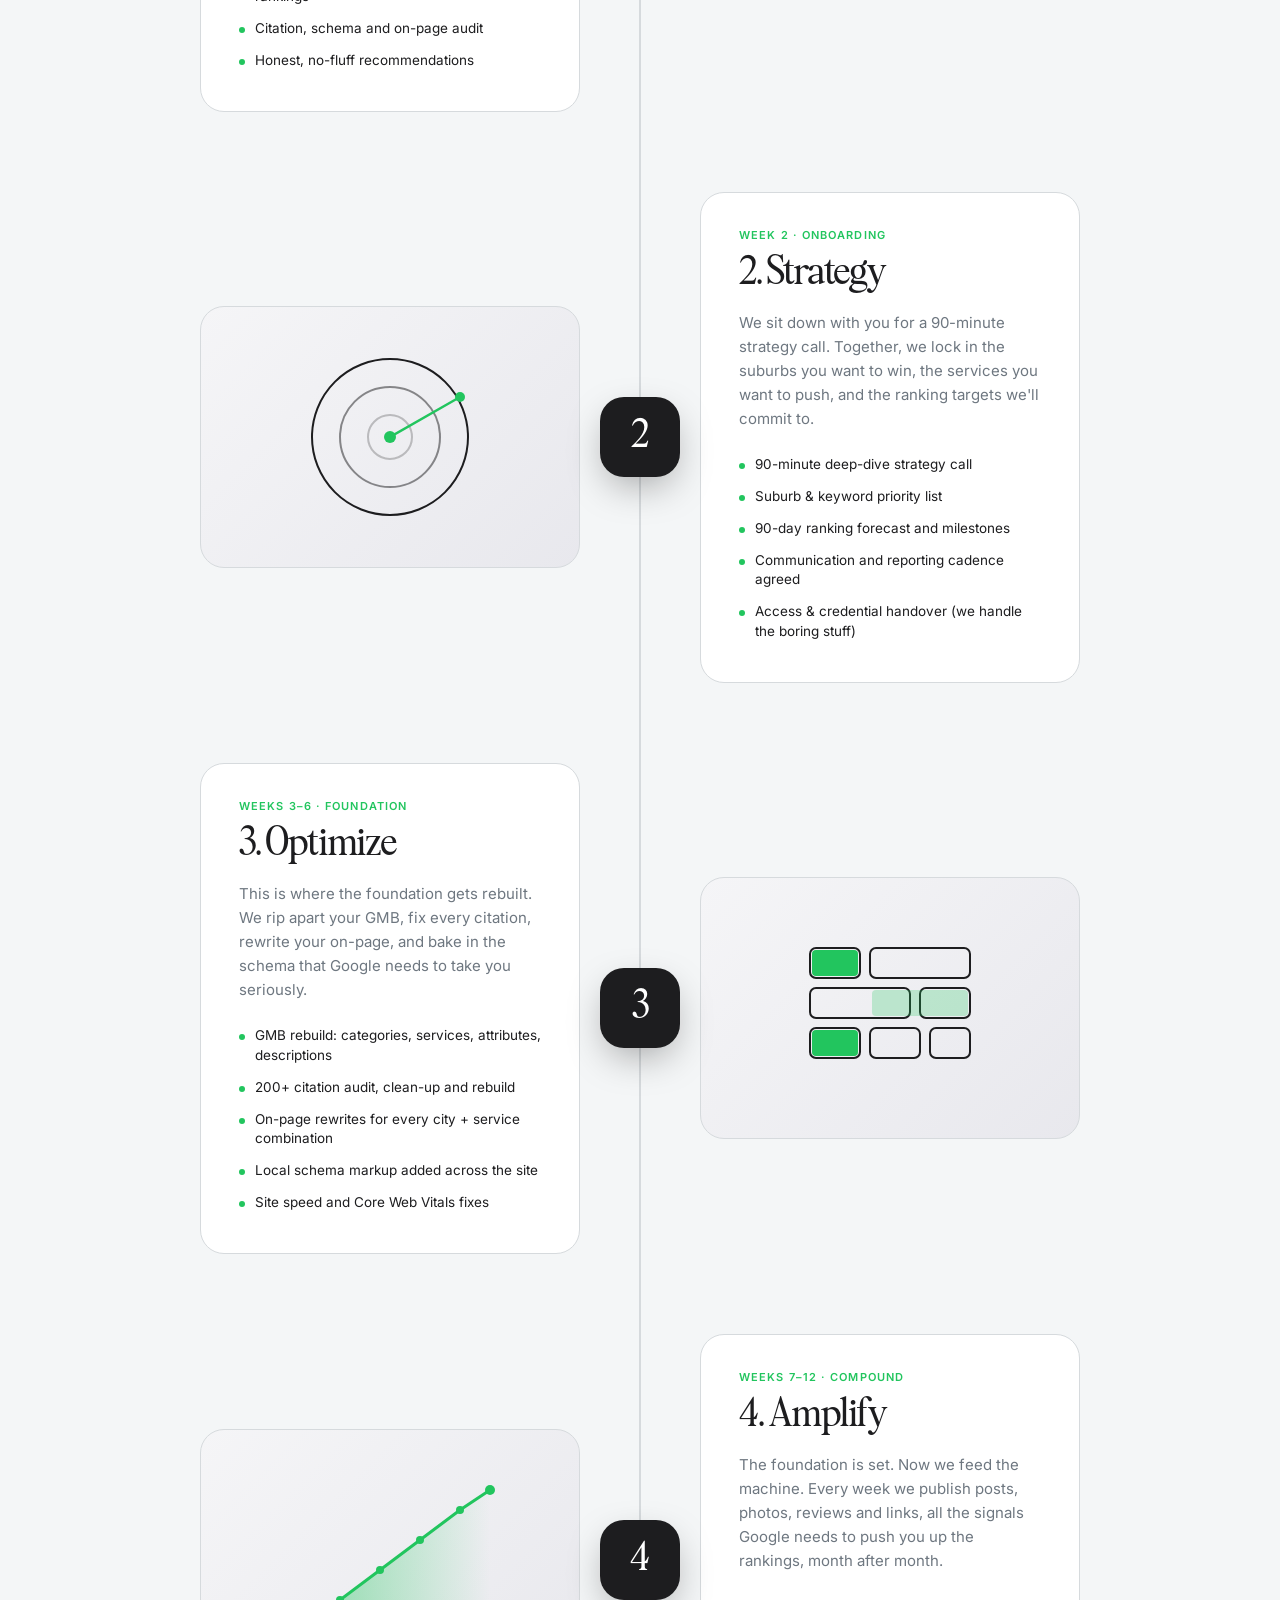
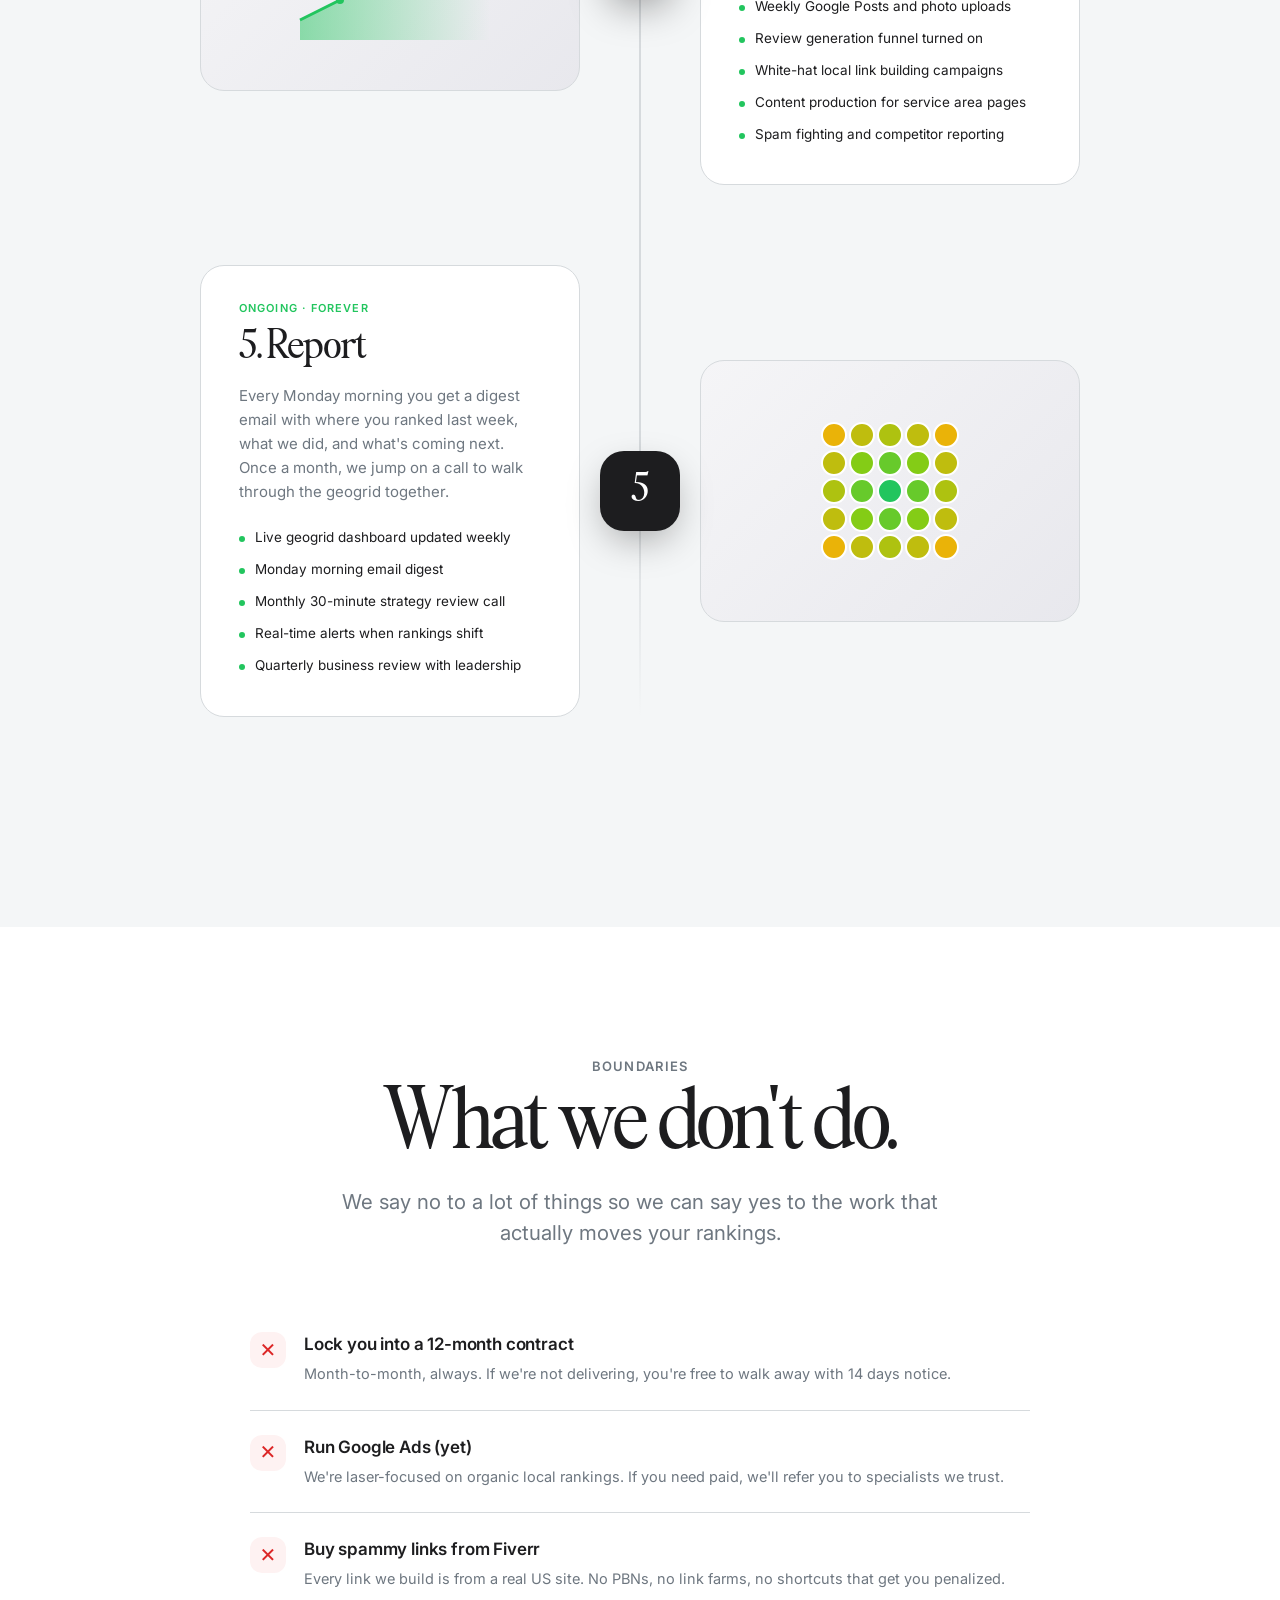
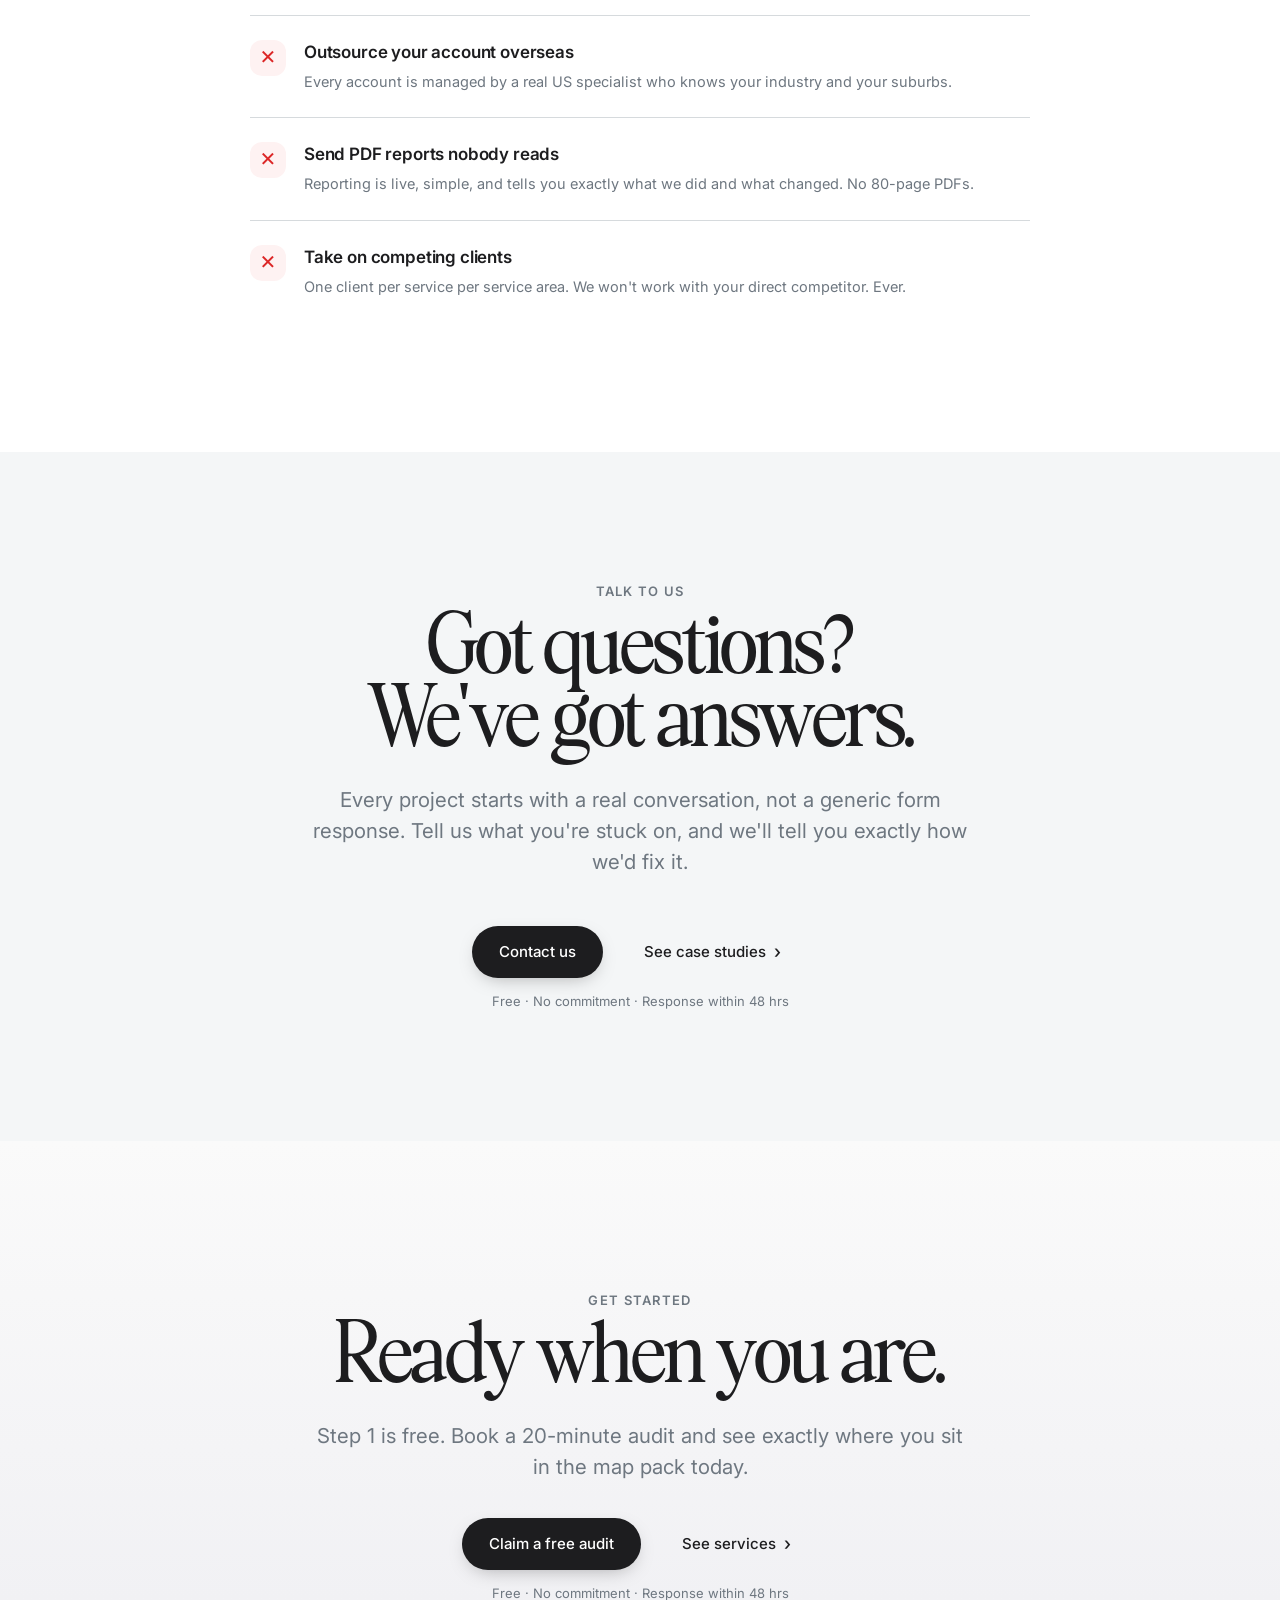
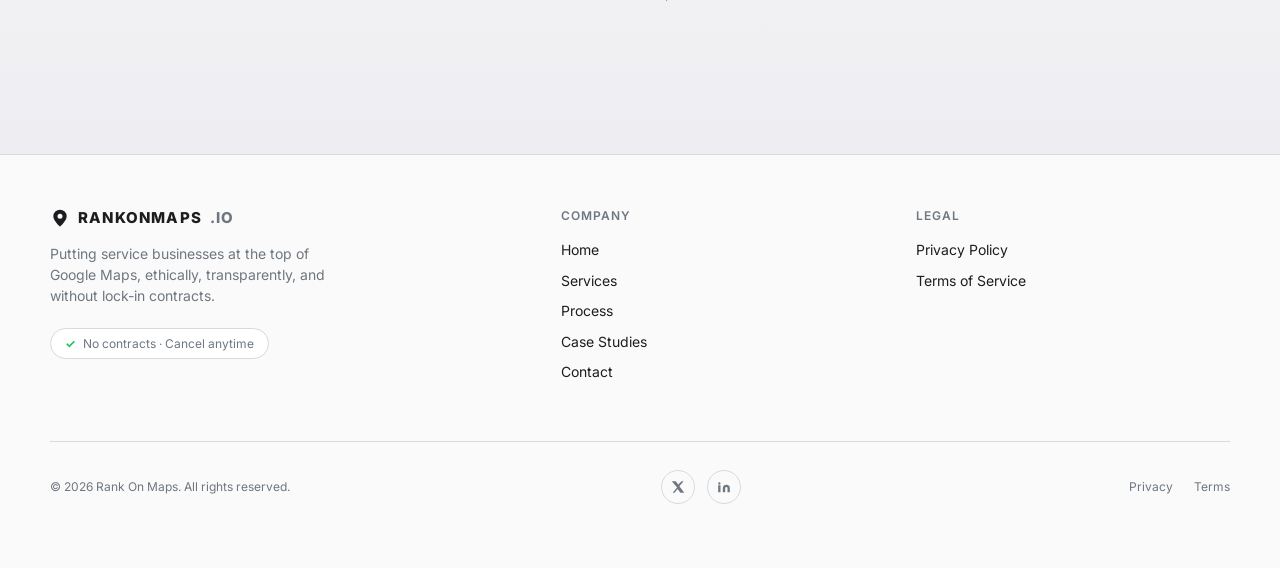
<file: process.html>
<!doctype html>
<html lang="en">
<head>
<meta charset="utf-8" />
<meta name="viewport" content="width=device-width,initial-scale=1" />
<title>Process | Rank On Maps</title>
<meta name="description" content="The exact 5-step process we use to take service businesses from page 3 to the top of the Google map pack in 90 days." />
<link rel="preconnect" href="https://fonts.googleapis.com">
<link rel="preconnect" href="https://fonts.gstatic.com" crossorigin>
<link href="https://fonts.googleapis.com/css2?family=Inter:wght@300;400;500;600;700&display=swap" rel="stylesheet">
<link rel="stylesheet" href="shared.css">
<style>
  /* Vertical timeline */
  .timeline{position:relative;max-width:920px;margin:80px auto 0;padding:0 20px}
  .timeline::before{
    content:"";position:absolute;left:50%;top:0;bottom:0;width:2px;
    background:linear-gradient(180deg,transparent 0%,var(--line) 8%,var(--line) 92%,transparent 100%);
    transform:translateX(-50%);
  }
  .timeline-step{
    position:relative;display:grid;grid-template-columns:1fr 80px 1fr;
    gap:20px;align-items:center;margin-bottom:80px;
  }
  .timeline-step .node{
    position:relative;z-index:2;width:80px;height:80px;border-radius:24px;
    background:#1d1d1f;color:#fff;
    display:flex;align-items:center;justify-content:center;
    box-shadow:0 14px 40px -10px rgba(0,0,0,.4);
    margin:0 auto;font-family:'Bethany Elingston',serif;font-size:34px;line-height:1;
    transition:transform .3s;
  }
  .timeline-step:hover .node{transform:scale(1.08) rotate(-4deg)}
  .timeline-step .card{
    background:#fff;border:1px solid var(--line);border-radius:24px;
    padding:34px 38px;text-align:left;
    transition:transform .4s,box-shadow .4s,border-color .4s;
  }
  .timeline-step:hover .card{border-color:#1d1d1f;box-shadow:0 26px 70px -22px rgba(0,0,0,.16)}
  .timeline-step:nth-child(odd) .card{grid-column:1}
  .timeline-step:nth-child(odd) .visual{grid-column:3}
  .timeline-step:nth-child(even) .visual{grid-column:1}
  .timeline-step:nth-child(even) .card{grid-column:3}
  .timeline-step .card .week{font-size:11px;text-transform:uppercase;letter-spacing:.1em;font-weight:600;color:var(--green)}
  .timeline-step .card h3{font-family:'Bethany Elingston',serif;font-size:34px;font-weight:400;letter-spacing:-.01em;margin:6px 0 12px;color:var(--ink)}
  .timeline-step .card p{color:var(--ink-soft);font-size:15px;line-height:1.6;margin-bottom:18px}
  .timeline-step .card ul{list-style:none;padding:0}
  .timeline-step .card ul li{font-size:13.5px;color:var(--ink);padding:6px 0;display:flex;gap:10px}
  .timeline-step .card ul li::before{content:"";width:6px;height:6px;border-radius:50%;background:var(--green);margin-top:8px;flex-shrink:0}
  .timeline-step .visual{
    background:linear-gradient(135deg,#f5f5f7,#e8e8ed);
    border-radius:24px;padding:30px;min-height:220px;
    display:flex;align-items:center;justify-content:center;
    border:1px solid var(--line);
  }
  .timeline-step .visual svg{max-width:100%;max-height:200px}

  /* Tools we use */
  .tools{display:grid;grid-template-columns:repeat(4,1fr);gap:18px;margin-top:60px}
  .tool{
    background:#fff;border:1px solid var(--line);border-radius:20px;
    padding:32px 24px;text-align:center;
    transition:transform .4s,border-color .4s,box-shadow .4s;
  }
  .tool:hover{border-color:#1d1d1f;box-shadow:0 18px 50px -18px rgba(0,0,0,.16)}
  .tool .ti{
    width:54px;height:54px;border-radius:14px;background:var(--tint);
    display:flex;align-items:center;justify-content:center;margin:0 auto 16px;
  }
  .tool .tname{font-family:'Bethany Elingston',serif;font-size:22px;color:var(--ink);margin-bottom:6px}
  .tool .tdesc{font-size:12px;color:var(--ink-soft);text-transform:uppercase;letter-spacing:.06em;font-weight:600}

  /* What we don't do */
  .donts{max-width:780px;margin:60px auto 0;text-align:left}
  .dont-row{
    display:flex;align-items:flex-start;gap:18px;
    padding:24px 0;border-bottom:1px solid var(--line);
  }
  .dont-row:last-child{border:none}
  .dont-row .x{
    width:36px;height:36px;border-radius:12px;background:#fef2f2;color:#dc2626;
    display:flex;align-items:center;justify-content:center;flex-shrink:0;font-size:20px;font-weight:700;
  }
  .dont-row .body h4{font-size:17px;font-weight:600;letter-spacing:-.01em;margin-bottom:6px}
  .dont-row .body p{font-size:14.5px;color:var(--ink-soft);line-height:1.55}

  @media (max-width:820px){
    .timeline::before{display:none}
    .timeline{padding:0;margin-top:48px}
    .timeline-step{grid-template-columns:1fr;gap:14px;margin-bottom:48px}
    .timeline-step .node{width:64px;height:64px;border-radius:18px;font-size:26px;margin:0}
    .timeline-step .card,.timeline-step .visual{grid-column:1 !important;order:0 !important}
    .timeline-step .node{order:0}
    .timeline-step .card{order:1;padding:28px 26px}
    .timeline-step .visual{order:2;margin-top:0;min-height:180px;padding:24px}
    .timeline-step:nth-child(odd) .card,.timeline-step:nth-child(even) .card{grid-column:1}
    .timeline-step:nth-child(odd) .visual,.timeline-step:nth-child(even) .visual{grid-column:1}
    .timeline-step .card h3{font-size:30px}
    .donts{margin-top:40px}
    .donts .dont-row{padding:20px 0}
  }
</style>
</head>
<body>

<svg width="0" height="0" style="position:absolute" aria-hidden="true">
  <symbol id="pin" viewBox="0 0 24 24"><path fill="currentColor" d="M12 2a8 8 0 0 0-8 8c0 5.6 7.2 11.6 7.5 11.85a.8.8 0 0 0 1 0C12.8 21.6 20 15.6 20 10a8 8 0 0 0-8-8Zm0 11a3 3 0 1 1 0-6 3 3 0 0 1 0 6Z"/></symbol>
</svg>

<nav class="nav">
  <div class="nav-inner">
    <a class="brand" href="index.html"><svg><use href="#pin"/></svg> RANKONMAPS<span class="tld">.IO</span></a>
    <div class="nav-links">
      <a href="index.html">Home</a>
      <a href="services.html">Services</a>
      <a href="process.html" class="active">Process</a>
      <a href="case-studies.html">Case Studies</a>
      <a href="contact.html">Contact</a>
    </div>
    <a class="nav-cta" href="contact.html">Book a call</a>
    <button class="hamburger" aria-label="Menu"><span></span><span></span><span></span></button>
  </div>
</nav>

<header class="page-hero">
  <div class="container">
    <div class="eyebrow">Our process</div>
    <h1>Five steps<br>to the <em>top.</em></h1>
    <p class="sub">No mystery boxes, no smoke and mirrors. Here's exactly what we do, week by week, to take you from page 3 to dominating the map pack in your service area.</p>
    <div class="ctas">
      <a class="btn btn-primary" href="contact.html">Claim a free audit</a>
      <a class="btn btn-ghost" href="#timeline">See the timeline</a>
    </div>
    <p class="cta-reassure">Free · No commitment · Response within 48 hrs</p>
  </div>
</header>

<!-- TIMELINE -->
<section id="timeline" style="background:var(--tint)">
  <div class="container">
    <div class="eyebrow">The 90-day playbook</div>
    <h2>Everything we do.<br>In the order we do it.</h2>
    <div class="timeline">

      <div class="timeline-step">
        <div class="card">
          <div class="week">Week 1 · Free</div>
          <h3>1. Audit</h3>
          <p>Before we touch a thing, we spend 4–6 hours digging into your business, your competitors, and your map pack. You get a deep-dive report that's yours to keep, even if you decide not to work with us.</p>
          <ul>
            <li>Full GMB health check (categories, attributes, NAP, photos)</li>
            <li>Top 5 competitor breakdown across your service area</li>
            <li>Live geogrid scan showing your current rankings</li>
            <li>Citation, schema and on-page audit</li>
            <li>Honest, no-fluff recommendations</li>
          </ul>
        </div>
        <div class="node">1</div>
        <div class="visual">
          <svg viewBox="0 0 220 200">
            <rect x="20" y="20" width="180" height="160" rx="14" fill="#fff" stroke="#1d1d1f" stroke-width="2"/>
            <rect x="36" y="40" width="120" height="10" rx="3" fill="#1d1d1f"/>
            <rect x="36" y="60" width="80" height="6" rx="3" fill="#d2d2d7"/>
            <rect x="36" y="80" width="148" height="6" rx="3" fill="#e8e8ed"/>
            <rect x="36" y="92" width="148" height="6" rx="3" fill="#e8e8ed"/>
            <rect x="36" y="104" width="100" height="6" rx="3" fill="#e8e8ed"/>
            <rect x="36" y="130" width="148" height="36" rx="8" fill="#22c55e" fill-opacity=".12"/>
            <text x="110" y="153" text-anchor="middle" font-family="Inter" font-size="13" font-weight="700" fill="#22c55e">AUDIT REPORT</text>
          </svg>
        </div>
      </div>

      <div class="timeline-step">
        <div class="visual">
          <svg viewBox="0 0 220 200">
            <circle cx="110" cy="100" r="78" fill="none" stroke="#1d1d1f" stroke-width="2"/>
            <circle cx="110" cy="100" r="50" fill="none" stroke="#1d1d1f" stroke-width="2" opacity=".5"/>
            <circle cx="110" cy="100" r="22" fill="none" stroke="#1d1d1f" stroke-width="2" opacity=".25"/>
            <circle cx="110" cy="100" r="6" fill="#22c55e"/>
            <line x1="110" y1="100" x2="180" y2="60" stroke="#22c55e" stroke-width="2.5" stroke-linecap="round"/>
            <circle cx="180" cy="60" r="5" fill="#22c55e"/>
          </svg>
        </div>
        <div class="node">2</div>
        <div class="card">
          <div class="week">Week 2 · Onboarding</div>
          <h3>2. Strategy</h3>
          <p>We sit down with you for a 90-minute strategy call. Together, we lock in the suburbs you want to win, the services you want to push, and the ranking targets we'll commit to.</p>
          <ul>
            <li>90-minute deep-dive strategy call</li>
            <li>Suburb &amp; keyword priority list</li>
            <li>90-day ranking forecast and milestones</li>
            <li>Communication and reporting cadence agreed</li>
            <li>Access &amp; credential handover (we handle the boring stuff)</li>
          </ul>
        </div>
      </div>

      <div class="timeline-step">
        <div class="card">
          <div class="week">Weeks 3–6 · Foundation</div>
          <h3>3. Optimize</h3>
          <p>This is where the foundation gets rebuilt. We rip apart your GMB, fix every citation, rewrite your on-page, and bake in the schema that Google needs to take you seriously.</p>
          <ul>
            <li>GMB rebuild: categories, services, attributes, descriptions</li>
            <li>200+ citation audit, clean-up and rebuild</li>
            <li>On-page rewrites for every city + service combination</li>
            <li>Local schema markup added across the site</li>
            <li>Site speed and Core Web Vitals fixes</li>
          </ul>
        </div>
        <div class="node">3</div>
        <div class="visual">
          <svg viewBox="0 0 220 200">
            <g stroke="#1d1d1f" stroke-width="2" fill="none">
              <rect x="30" y="40" width="50" height="30" rx="6"/>
              <rect x="90" y="40" width="100" height="30" rx="6"/>
              <rect x="30" y="80" width="100" height="30" rx="6"/>
              <rect x="140" y="80" width="50" height="30" rx="6"/>
              <rect x="30" y="120" width="50" height="30" rx="6"/>
              <rect x="90" y="120" width="50" height="30" rx="6"/>
              <rect x="150" y="120" width="40" height="30" rx="6"/>
            </g>
            <g fill="#22c55e">
              <rect x="32" y="42" width="46" height="26" rx="4"/>
              <rect x="92" y="82" width="96" height="26" rx="4" opacity=".25"/>
              <rect x="32" y="122" width="46" height="26" rx="4"/>
            </g>
          </svg>
        </div>
      </div>

      <div class="timeline-step">
        <div class="visual">
          <svg viewBox="0 0 220 200">
            <defs><linearGradient id="amp" x1="0" x2="1"><stop offset="0" stop-color="#22c55e" stop-opacity=".5"/><stop offset="1" stop-color="#22c55e" stop-opacity="0"/></linearGradient></defs>
            <path d="M20 160 L60 140 L100 110 L140 80 L180 50 L210 30 L210 180 L20 180 Z" fill="url(#amp)"/>
            <path d="M20 160 L60 140 L100 110 L140 80 L180 50 L210 30" stroke="#22c55e" stroke-width="3" fill="none"/>
            <g fill="#22c55e"><circle cx="60" cy="140" r="4"/><circle cx="100" cy="110" r="4"/><circle cx="140" cy="80" r="4"/><circle cx="180" cy="50" r="4"/><circle cx="210" cy="30" r="5"/></g>
          </svg>
        </div>
        <div class="node">4</div>
        <div class="card">
          <div class="week">Weeks 7–12 · Compound</div>
          <h3>4. Amplify</h3>
          <p>The foundation is set. Now we feed the machine. Every week we publish posts, photos, reviews and links, all the signals Google needs to push you up the rankings, month after month.</p>
          <ul>
            <li>Weekly Google Posts and photo uploads</li>
            <li>Review generation funnel turned on</li>
            <li>White-hat local link building campaigns</li>
            <li>Content production for service area pages</li>
            <li>Spam fighting and competitor reporting</li>
          </ul>
        </div>
      </div>

      <div class="timeline-step">
        <div class="card">
          <div class="week">Ongoing · Forever</div>
          <h3>5. Report</h3>
          <p>Every Monday morning you get a digest email with where you ranked last week, what we did, and what's coming next. Once a month, we jump on a call to walk through the geogrid together.</p>
          <ul>
            <li>Live geogrid dashboard updated weekly</li>
            <li>Monday morning email digest</li>
            <li>Monthly 30-minute strategy review call</li>
            <li>Real-time alerts when rankings shift</li>
            <li>Quarterly business review with leadership</li>
          </ul>
        </div>
        <div class="node">5</div>
        <div class="visual">
          <svg viewBox="0 0 220 200">
            <g id="rep-grid"></g>
          </svg>
        </div>
      </div>

    </div>
  </div>
</section>

<!-- WHAT WE DON'T DO -->
<section>
  <div class="container">
    <div class="eyebrow">Boundaries</div>
    <h2>What we don't do.</h2>
    <p class="sub">We say no to a lot of things so we can say yes to the work that actually moves your rankings.</p>
    <div class="donts">
      <div class="dont-row"><div class="x">✕</div><div class="body"><h4>Lock you into a 12-month contract</h4><p>Month-to-month, always. If we're not delivering, you're free to walk away with 14 days notice.</p></div></div>
      <div class="dont-row"><div class="x">✕</div><div class="body"><h4>Run Google Ads (yet)</h4><p>We're laser-focused on organic local rankings. If you need paid, we'll refer you to specialists we trust.</p></div></div>
      <div class="dont-row"><div class="x">✕</div><div class="body"><h4>Buy spammy links from Fiverr</h4><p>Every link we build is from a real US site. No PBNs, no link farms, no shortcuts that get you penalized.</p></div></div>
      <div class="dont-row"><div class="x">✕</div><div class="body"><h4>Outsource your account overseas</h4><p>Every account is managed by a real US specialist who knows your industry and your suburbs.</p></div></div>
      <div class="dont-row"><div class="x">✕</div><div class="body"><h4>Send PDF reports nobody reads</h4><p>Reporting is live, simple, and tells you exactly what we did and what changed. No 80-page PDFs.</p></div></div>
      <div class="dont-row"><div class="x">✕</div><div class="body"><h4>Take on competing clients</h4><p>One client per service per service area. We won't work with your direct competitor. Ever.</p></div></div>
    </div>
  </div>
</section>

<!-- CONTACT TEASER -->
<section style="background:var(--tint)">
  <div class="container">
    <div class="eyebrow">Talk to us</div>
    <h2>Got questions?<br>We've got answers.</h2>
    <p class="sub">Every project starts with a real conversation, not a generic form response. Tell us what you're stuck on, and we'll tell you exactly how we'd fix it.</p>
    <div class="ctas" style="margin-top:48px">
      <a class="btn btn-primary" href="contact.html">Contact us</a>
      <a class="btn btn-ghost" href="case-studies.html">See case studies</a>
    </div>
    <p class="cta-reassure">Free · No commitment · Response within 48 hrs</p>
  </div>
</section>

<!-- CTA -->
<section class="cta-final">
  <div class="container">
    <div class="eyebrow">Get started</div>
    <h2>Ready when you are.</h2>
    <p class="sub">Step 1 is free. Book a 20-minute audit and see exactly where you sit in the map pack today.</p>
    <div class="ctas">
      <a class="btn btn-primary" href="contact.html">Claim a free audit</a>
      <a class="btn btn-ghost" href="services.html">See services</a>
    </div>
    <p class="cta-reassure">Free · No commitment · Response within 48 hrs</p>
  </div>
</section>

<footer>
  <div class="foot-inner">
    <div class="foot-top">
      <div>
        <div class="foot-brand">
          <svg width="20" height="20" viewBox="0 0 24 24"><path fill="currentColor" d="M12 2a8 8 0 0 0-8 8c0 5.6 7.2 11.6 7.5 11.85a.8.8 0 0 0 1 0C12.8 21.6 20 15.6 20 10a8 8 0 0 0-8-8Zm0 11a3 3 0 1 1 0-6 3 3 0 0 1 0 6Z"/></svg>
          RANKONMAPS<span class="tld">.IO</span>
        </div>
        <div class="foot-tagline">Putting service businesses at the top of Google Maps, ethically, transparently, and without lock-in contracts.</div>
        <div class="foot-trust">No contracts · Cancel anytime</div>
      </div>
      <div class="foot-col">
        <h5>Company</h5>
        <a href="index.html">Home</a>
        <a href="services.html">Services</a>
        <a href="process.html">Process</a>
        <a href="case-studies.html">Case Studies</a>
        <a href="contact.html">Contact</a>
      </div>
      <div class="foot-col">
        <h5>Legal</h5>
        <a href="#">Privacy Policy</a>
        <a href="#">Terms of Service</a>
      </div>
    </div>
    <div class="foot-bottom">
      <div>© 2026 Rank On Maps. All rights reserved.</div>
      <div class="foot-social">
        <a href="#" aria-label="X / Twitter"><svg width="14" height="14" viewBox="0 0 24 24"><path fill="currentColor" d="M18.244 2.25h3.308l-7.227 8.26 8.502 11.24H16.17l-4.714-6.231-5.401 6.231H2.743l7.738-8.835L1.254 2.25H8.08l4.253 5.622L18.244 2.25Z"/></svg></a>
        <a href="#" aria-label="LinkedIn"><svg width="14" height="14" viewBox="0 0 24 24"><path fill="currentColor" d="M16 8a6 6 0 0 1 6 6v7h-4v-7a2 2 0 0 0-2-2 2 2 0 0 0-2 2v7h-4v-7a6 6 0 0 1 6-6ZM2 9h4v12H2zm2-1a2 2 0 1 1 0-4 2 2 0 0 1 0 4Z"/></svg></a>
      </div>
      <div class="foot-legal">
        <a href="#">Privacy</a>
        <a href="#">Terms</a>
      </div>
    </div>
  </div>
</footer>

<script>
  // Mini geogrid for "report" timeline visual
  (function(){
    const g = document.getElementById('rep-grid');
    if(!g) return;
    const N=5,step=28,offX=110-((N-1)*step)/2,offY=100-((N-1)*step)/2;
    const stops=[[34,197,94],[132,204,22],[234,179,8],[249,115,22],[239,68,68]];
    function color(t){const i=Math.floor(t*(stops.length-1)),f=t*(stops.length-1)-i;const a=stops[i],b=stops[Math.min(i+1,stops.length-1)];return `rgb(${Math.round(a[0]+(b[0]-a[0])*f)},${Math.round(a[1]+(b[1]-a[1])*f)},${Math.round(a[2]+(b[2]-a[2])*f)})`;}
    for(let y=0;y<N;y++)for(let x=0;x<N;x++){
      const d=Math.hypot(x-(N-1)/2,y-(N-1)/2)/Math.hypot((N-1)/2,(N-1)/2);
      const c=document.createElementNS('http://www.w3.org/2000/svg','circle');
      c.setAttribute('cx',offX+x*step);c.setAttribute('cy',offY+y*step);c.setAttribute('r',12);
      c.setAttribute('fill',color(d*0.5));
      c.setAttribute('stroke','#fff');c.setAttribute('stroke-width','2');
      g.appendChild(c);
    }
  })();
</script>
<script src="shared.js"></script>
</body>
</html>
</file>
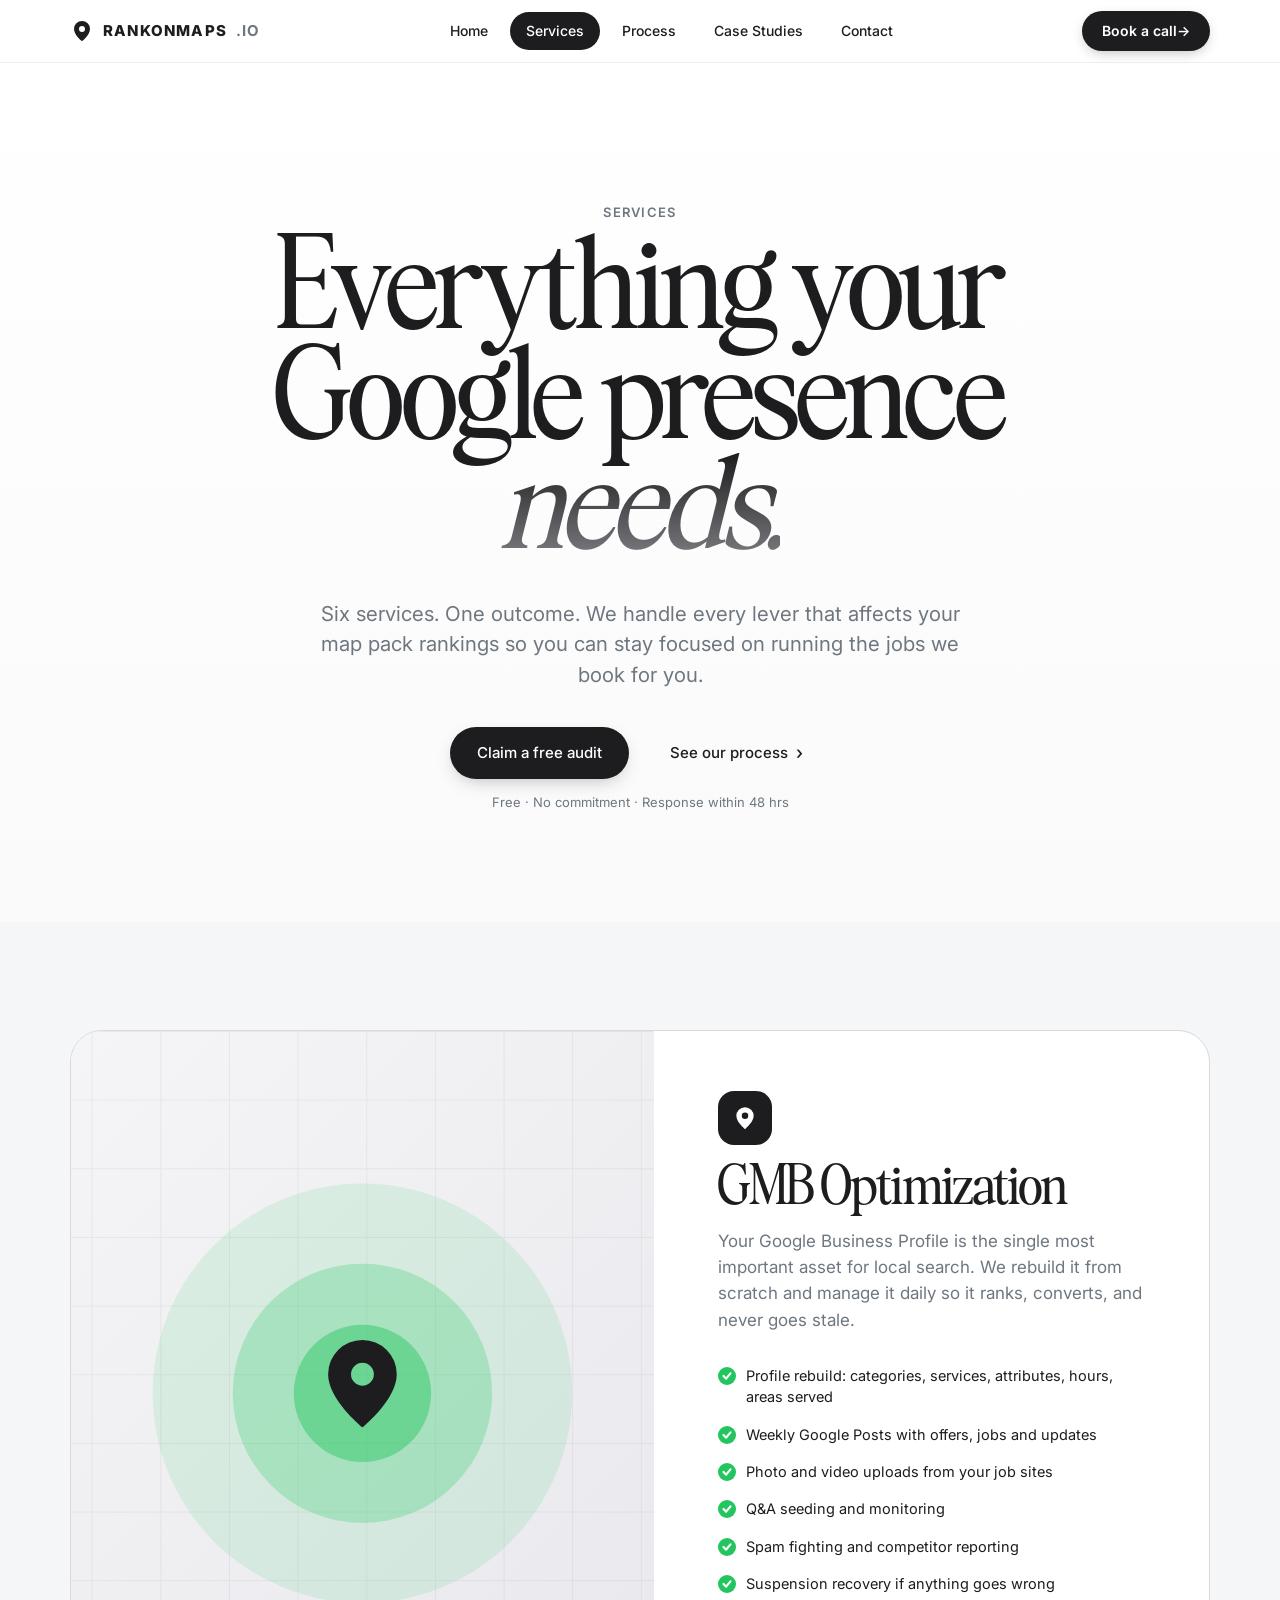
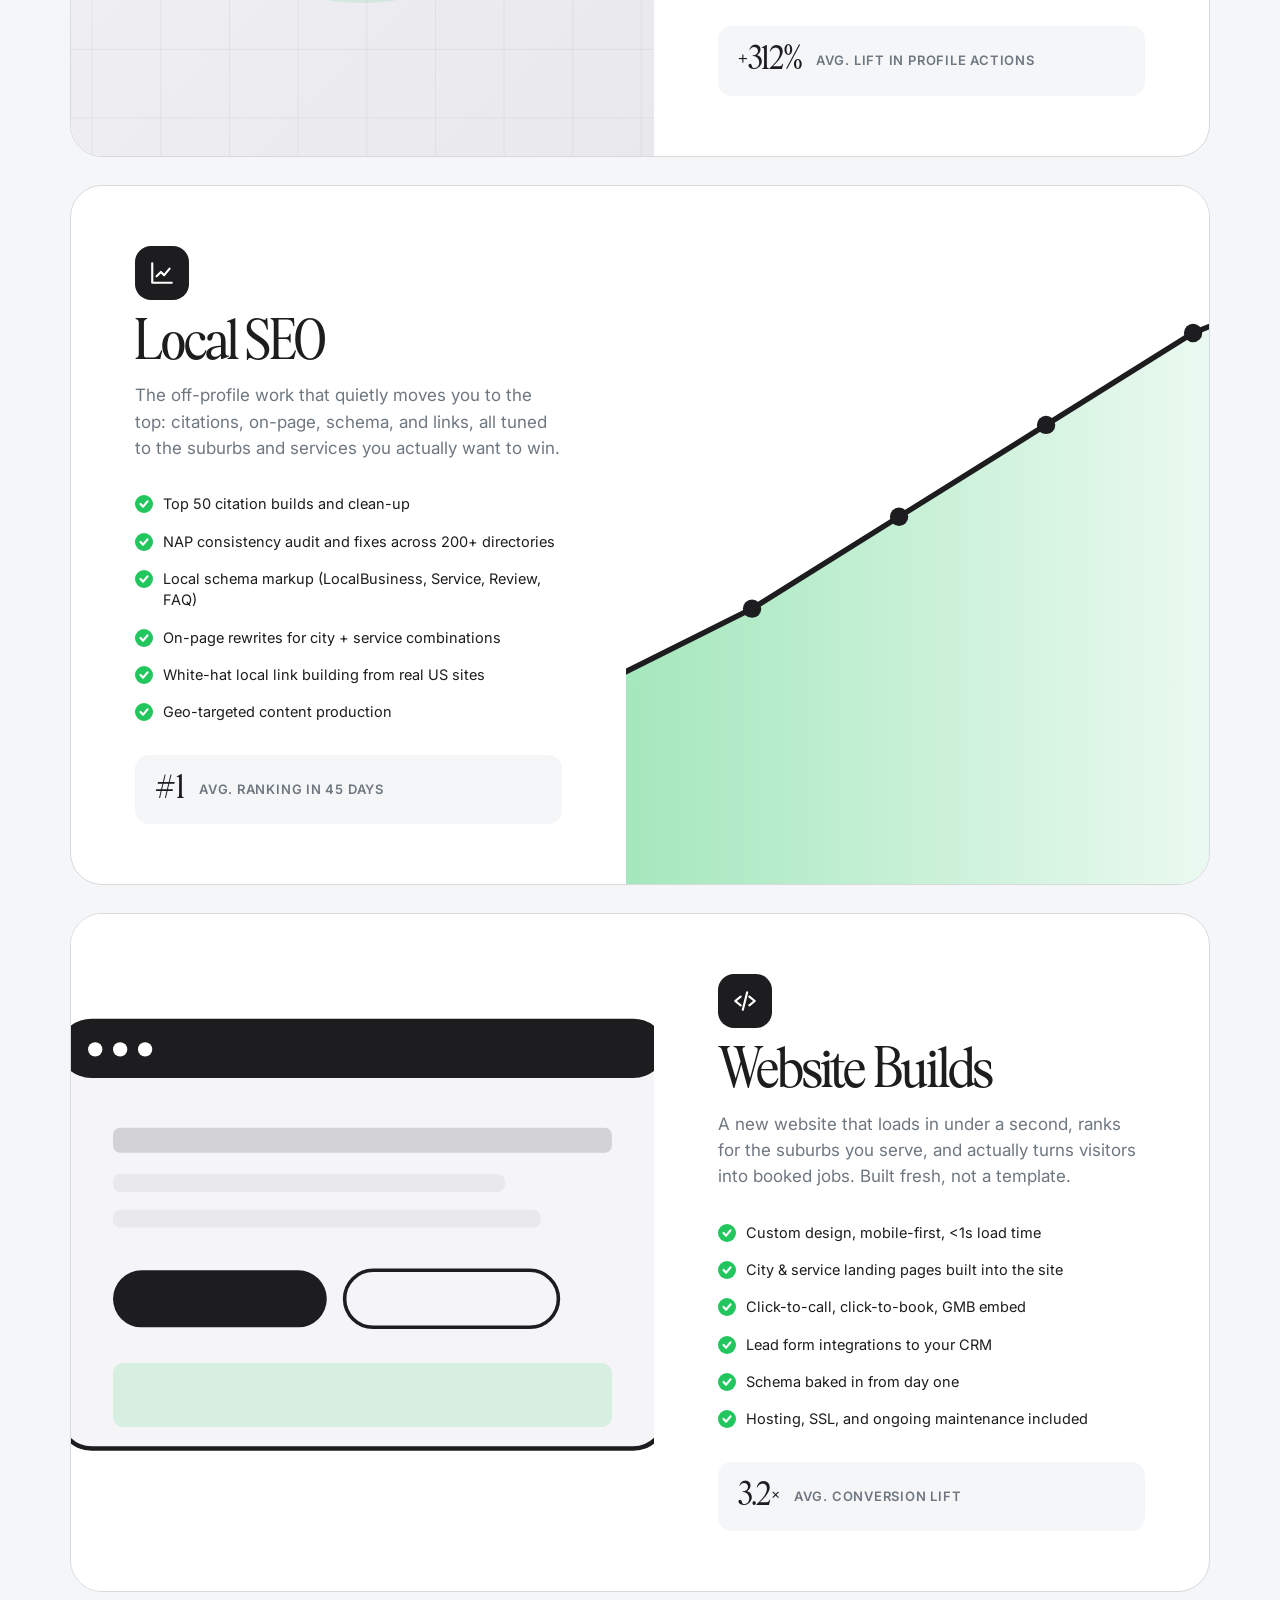
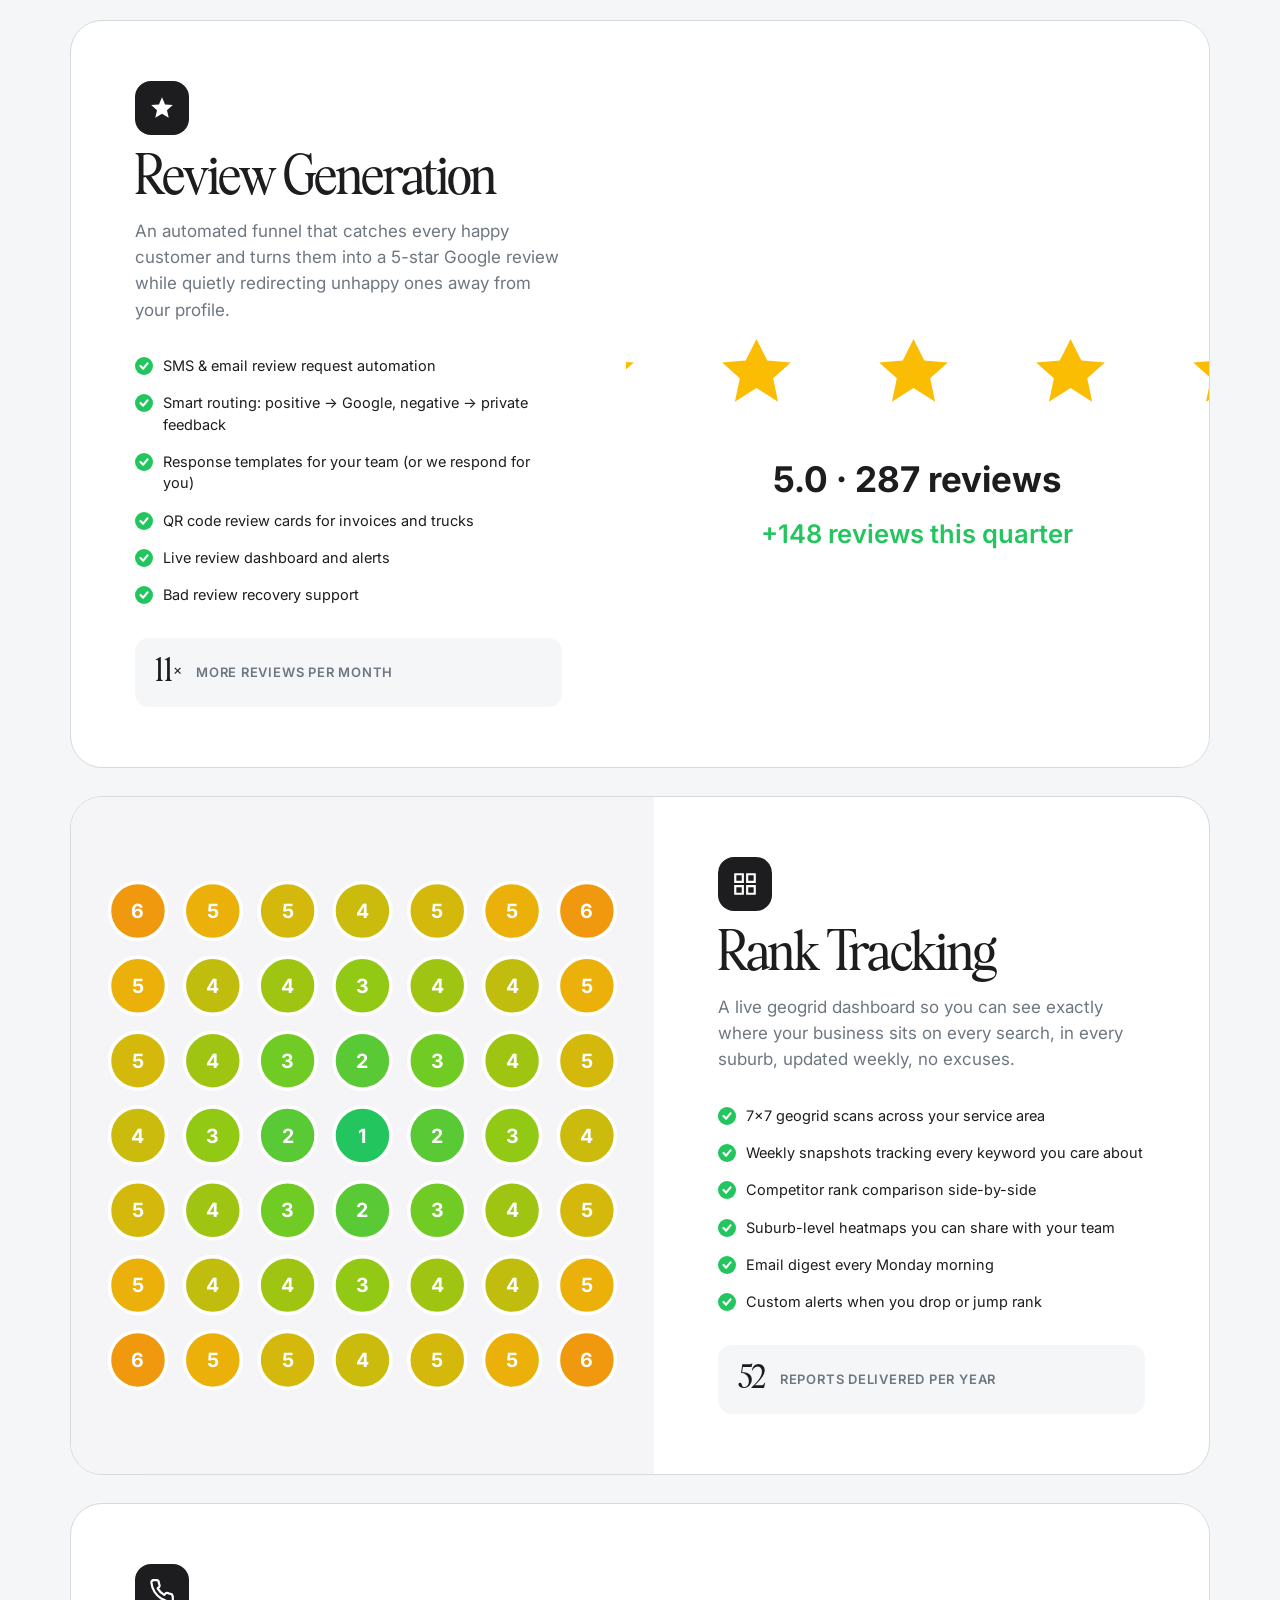
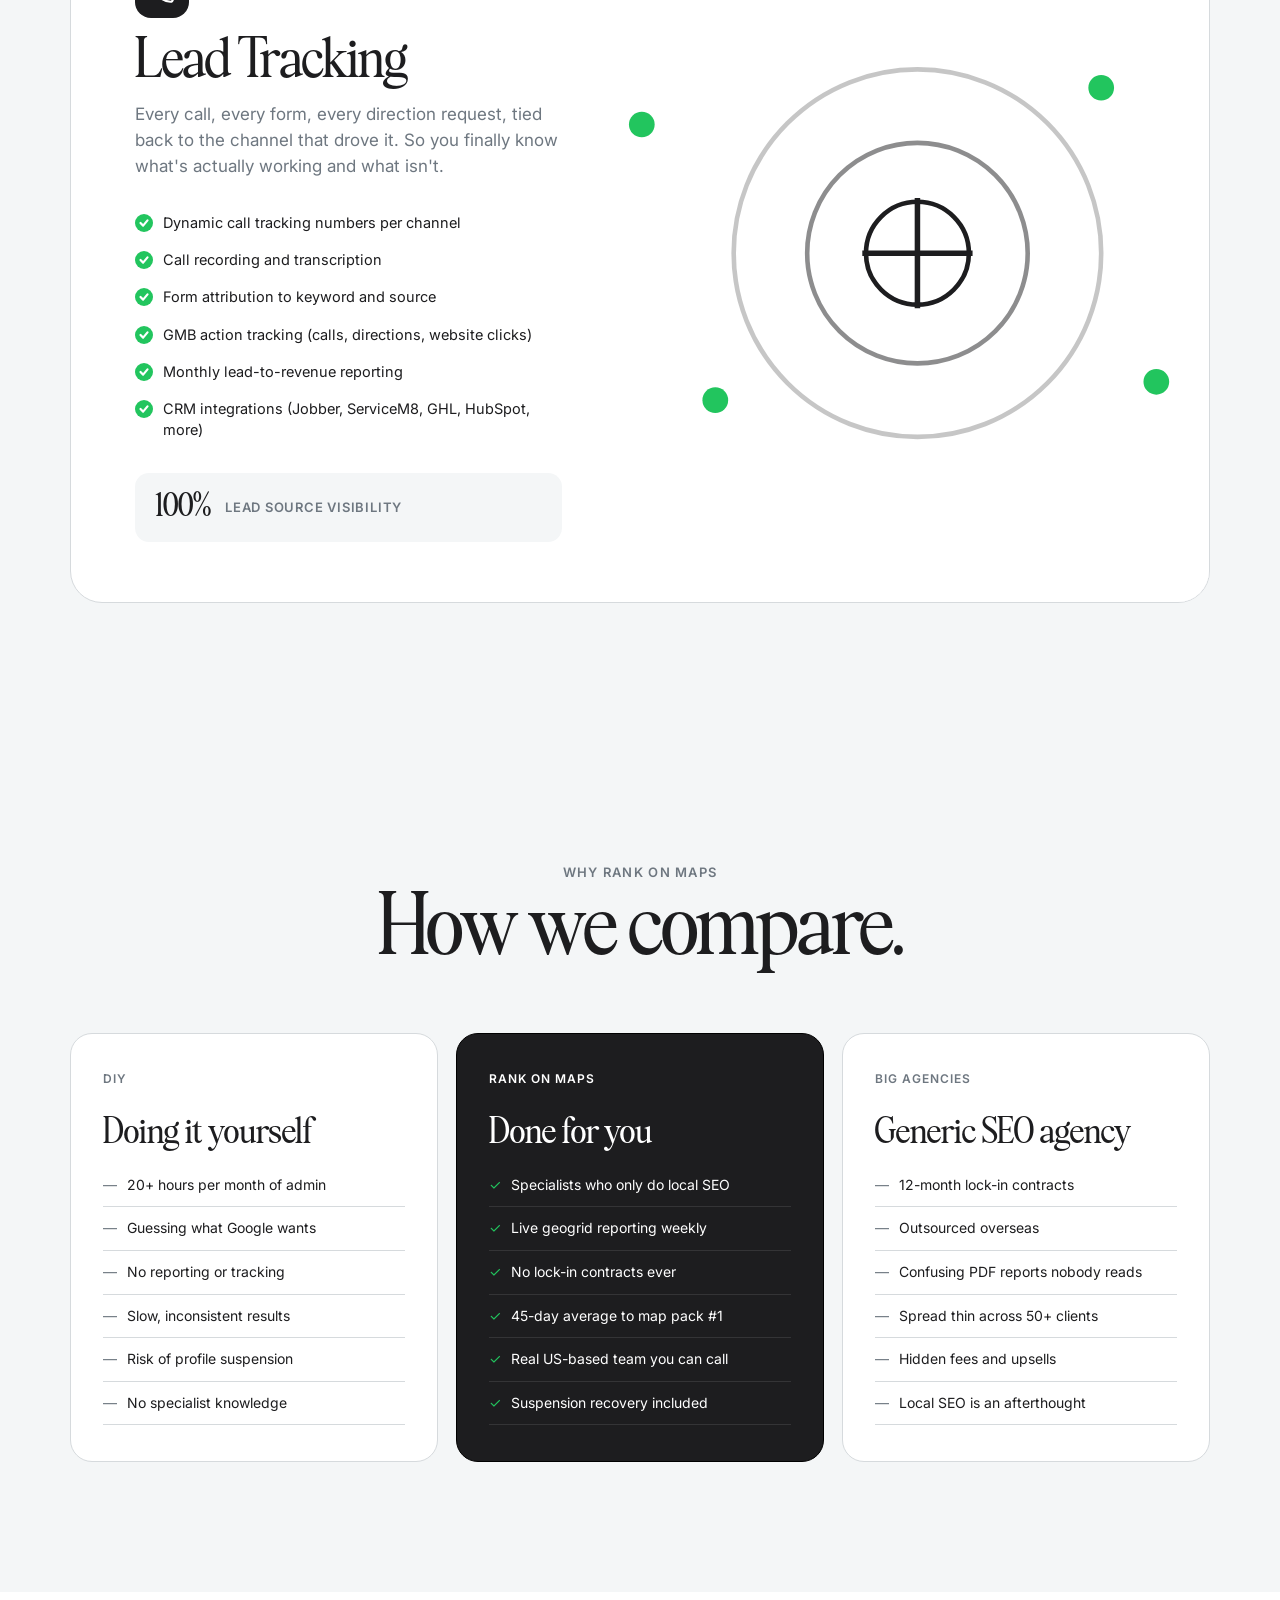
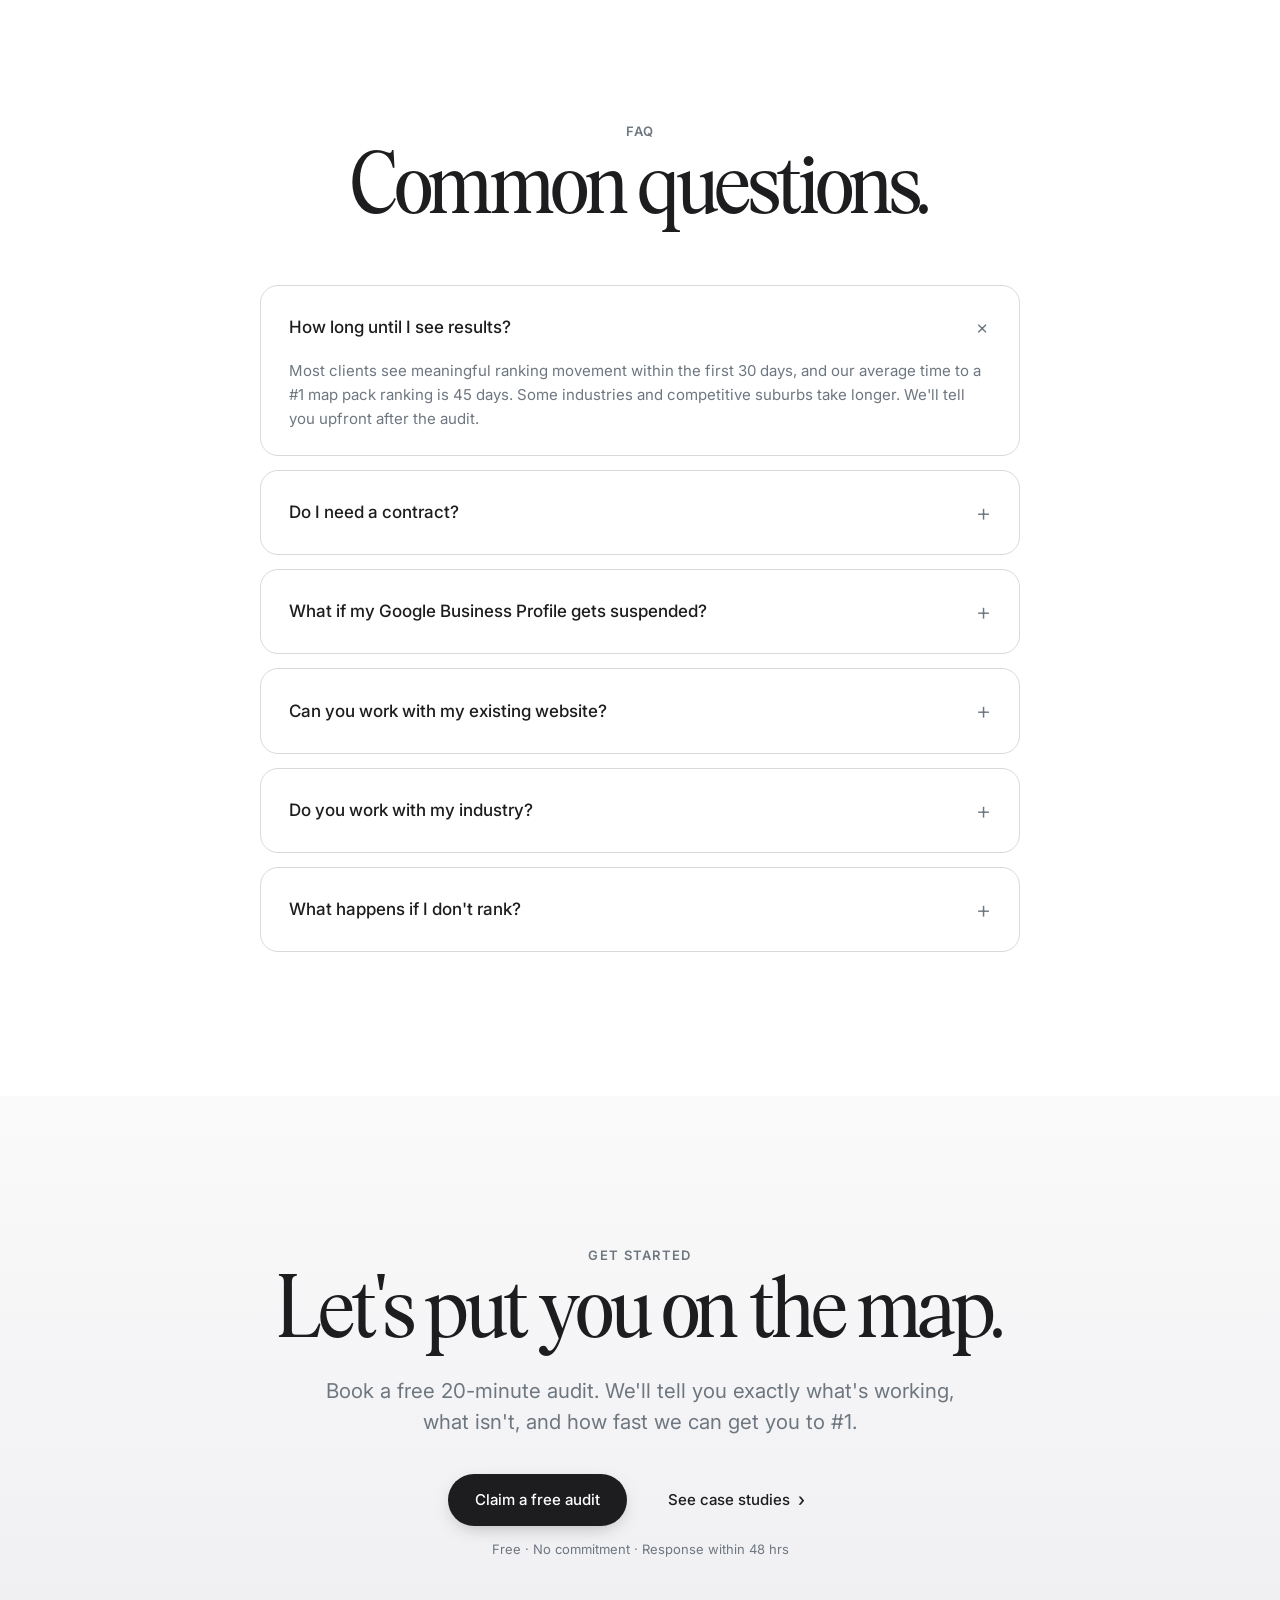
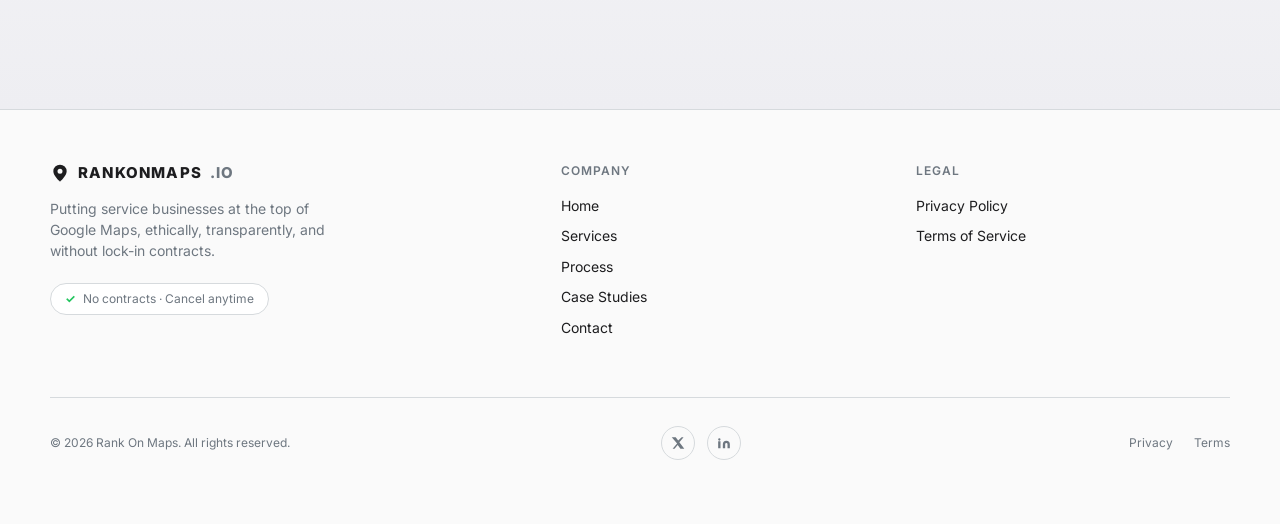
<file: services.html>
<!doctype html>
<html lang="en">
<head>
<meta charset="utf-8" />
<meta name="viewport" content="width=device-width,initial-scale=1" />
<title>Services | Rank On Maps</title>
<meta name="description" content="GMB optimization, local SEO, website builds, review generation, rank tracking, and lead tracking. Everything your service business needs to dominate Google." />
<link rel="preconnect" href="https://fonts.googleapis.com">
<link rel="preconnect" href="https://fonts.gstatic.com" crossorigin>
<link href="https://fonts.googleapis.com/css2?family=Inter:wght@300;400;500;600;700&display=swap" rel="stylesheet">
<link rel="stylesheet" href="shared.css">
<style>
  /* Service detail tiles — full-width alternating rows */
  .svc-detail{
    display:grid;grid-template-columns:1.05fr 1fr;gap:0;
    background:#fff;border:1px solid var(--line);border-radius:32px;
    overflow:hidden;margin-top:28px;
    transition:transform .4s cubic-bezier(.2,.7,.2,1),box-shadow .4s,border-color .4s;
  }
  .svc-detail:hover{border-color:#1d1d1f}
  .svc-detail:nth-child(even){grid-template-columns:1fr 1.05fr}
  .svc-detail:nth-child(even) .svc-vis{order:2}
  .svc-detail .svc-vis{
    background:linear-gradient(135deg,#f5f5f7,#e8e8ed);
    position:relative;min-height:380px;overflow:hidden;
    transition:transform .8s cubic-bezier(.2,.7,.2,1);
  }
  .svc-detail:hover .svc-vis{transform:scale(1.04)}
  .svc-detail .svc-vis svg{position:absolute;inset:0;width:100%;height:100%}
  .svc-detail .svc-body{padding:60px 64px;display:flex;flex-direction:column;justify-content:center;text-align:left}
  .svc-detail .icon{
    width:54px;height:54px;border-radius:16px;background:#1d1d1f;color:#fff;
    display:flex;align-items:center;justify-content:center;margin-bottom:22px;
    transition:transform .35s,background .3s;
  }
  .svc-detail:hover .icon{transform:rotate(-6deg) scale(1.08)}
  .svc-detail h3.display{font-size:clamp(34px,3.6vw,46px);margin-bottom:14px}
  .svc-detail .lead{color:var(--ink-soft);font-size:17px;line-height:1.55;max-width:520px;margin-bottom:24px}
  .svc-detail .features{list-style:none;padding:0;margin-bottom:24px}
  .svc-detail .features li{
    display:flex;align-items:flex-start;gap:10px;
    padding:8px 0;font-size:14.5px;color:var(--ink);
  }
  .svc-detail .features li::before{
    content:"";display:block;width:18px;height:18px;flex-shrink:0;
    background:var(--green);border-radius:50%;margin-top:2px;
    background-image:url("data:image/svg+xml;utf8,<svg xmlns='http://www.w3.org/2000/svg' viewBox='0 0 16 16'><path fill='none' stroke='white' stroke-width='2.5' stroke-linecap='round' stroke-linejoin='round' d='m4 8 3 3 5-6'/></svg>");
    background-size:14px;background-repeat:no-repeat;background-position:center;
  }
  .svc-detail .outcome{
    display:inline-flex;align-items:center;gap:14px;
    padding:14px 20px;background:var(--tint);border-radius:14px;
    font-size:13px;color:var(--ink-soft);text-transform:uppercase;letter-spacing:.06em;font-weight:600;
  }
  .svc-detail .outcome strong{
    font-family:'Bethany Elingston',serif;font-weight:400;font-size:28px;color:var(--ink);text-transform:none;letter-spacing:0;
  }

  /* Pricing tiers */
  .tiers{display:grid;grid-template-columns:repeat(3,1fr);gap:22px;margin-top:64px;text-align:left}
  .tier{
    background:#fff;border:1px solid var(--line);border-radius:24px;padding:40px 36px;
    transition:transform .4s,box-shadow .4s,border-color .4s;
    display:flex;flex-direction:column;
  }
  .tier:hover{border-color:#1d1d1f;box-shadow:0 26px 70px -22px rgba(0,0,0,.16)}
  .tier.featured{background:var(--ink);color:#fff;border-color:#000}
  .tier.featured *{color:#fff !important}
  .tier.featured .feat-tag{position:absolute;top:-12px;right:24px;background:var(--green);color:#fff;font-size:11px;padding:5px 12px;border-radius:980px;font-weight:600;letter-spacing:.06em;text-transform:uppercase}
  .tier{position:relative}
  .tier-name{font-size:13px;text-transform:uppercase;letter-spacing:.08em;font-weight:600;color:var(--ink-soft)}
  .tier-price{font-family:'Bethany Elingston',serif;font-size:64px;line-height:1;margin:10px 0 4px;color:var(--ink)}
  .tier-price small{font-family:'Inter',sans-serif;font-size:14px;color:var(--ink-soft);font-weight:500}
  .tier-desc{color:var(--ink-soft);font-size:14px;line-height:1.55;margin-bottom:24px}
  .tier ul{list-style:none;padding:0;margin-bottom:32px;flex:1}
  .tier ul li{display:flex;gap:10px;padding:9px 0;font-size:14px;border-bottom:1px solid var(--line)}
  .tier.featured ul li{border-color:rgba(255,255,255,.12)}
  .tier ul li::before{content:"✓";color:var(--green);font-weight:700}
  .tier .btn{width:100%;justify-content:center}
  .tier.featured .btn-primary{background:#fff;color:#1d1d1f}

  /* Comparison */
  .compare{display:grid;grid-template-columns:repeat(3,1fr);gap:18px;margin-top:64px;text-align:left}
  .compare-col{background:#fff;border:1px solid var(--line);border-radius:22px;padding:36px 32px}
  .compare-col.us{background:var(--ink);color:#fff;border-color:#000}
  .compare-col.us *{color:#fff !important}
  .compare-col h4{font-family:'Bethany Elingston',serif;font-size:30px;font-weight:400;margin-bottom:8px}
  .compare-col .who{font-size:12px;text-transform:uppercase;letter-spacing:.08em;font-weight:600;color:var(--ink-soft);margin-bottom:24px}
  .compare-col ul{list-style:none;padding:0}
  .compare-col li{padding:11px 0;font-size:14px;display:flex;gap:10px;border-bottom:1px solid var(--line)}
  .compare-col.us li{border-color:rgba(255,255,255,.1)}
  .compare-col li::before{content:"—";color:var(--ink-soft)}
  .compare-col.us li::before{content:"✓";color:var(--green)}

  /* FAQ */
  .faqs{max-width:760px;margin:56px auto 0;text-align:left}
  .faq-item{
    background:#fff;border:1px solid var(--line);border-radius:18px;
    padding:24px 28px;margin-bottom:14px;transition:border-color .3s,transform .3s;
  }
  .faq-item:hover{border-color:#1d1d1f;transform:translateY(-2px)}
  .faq-item summary{
    cursor:pointer;list-style:none;font-size:17px;font-weight:500;
    display:flex;justify-content:space-between;align-items:center;gap:14px;
  }
  .faq-item summary::-webkit-details-marker{display:none}
  .faq-item summary::after{content:"+";font-size:24px;color:var(--ink-soft);font-weight:300;transition:transform .3s}
  .faq-item[open] summary::after{transform:rotate(45deg)}
  .faq-item p{margin-top:14px;color:var(--ink-soft);font-size:15px;line-height:1.6}

  @media (max-width:980px){
    .svc-detail{grid-template-columns:1fr !important}
    .svc-detail:nth-child(even) .svc-vis{order:0}
    .svc-detail .svc-body{padding:44px 36px}
    .tiers,.compare{grid-template-columns:1fr}
  }
  @media (max-width:680px){
    .svc-detail{border-radius:24px;margin-top:20px}
    .svc-detail .svc-vis{min-height:240px}
    .svc-detail .svc-body{padding:34px 26px}
    .svc-detail h3.display{font-size:30px}
    .svc-detail .lead{font-size:15px}
    .svc-detail .features li{font-size:13.5px}
    .svc-detail .outcome strong{font-size:24px}
    .compare-col{padding:30px 26px}
    .compare-col h4{font-size:26px}
    .faq-item{padding:20px 22px}
    .faq-item summary{font-size:16px}
  }
</style>
</head>
<body>

<svg width="0" height="0" style="position:absolute" aria-hidden="true">
  <symbol id="pin" viewBox="0 0 24 24"><path fill="currentColor" d="M12 2a8 8 0 0 0-8 8c0 5.6 7.2 11.6 7.5 11.85a.8.8 0 0 0 1 0C12.8 21.6 20 15.6 20 10a8 8 0 0 0-8-8Zm0 11a3 3 0 1 1 0-6 3 3 0 0 1 0 6Z"/></symbol>
  <symbol id="i-chart" viewBox="0 0 24 24"><path fill="none" stroke="currentColor" stroke-width="2" stroke-linecap="round" stroke-linejoin="round" d="M3 3v18h18M7 15l4-4 3 3 5-6"/></symbol>
  <symbol id="i-code" viewBox="0 0 24 24"><path fill="none" stroke="currentColor" stroke-width="2" stroke-linecap="round" stroke-linejoin="round" d="m8 8-5 4 5 4m8-8 5 4-5 4m-2-12-4 16"/></symbol>
  <symbol id="i-star" viewBox="0 0 24 24"><path fill="currentColor" d="m12 17.3 6.2 3.7-1.6-7 5.4-4.7-7.2-.6L12 2 9.2 8.7 2 9.3l5.4 4.7-1.6 7Z"/></symbol>
  <symbol id="i-grid" viewBox="0 0 24 24"><path fill="none" stroke="currentColor" stroke-width="2" d="M3 3h7v7H3zM14 3h7v7h-7zM3 14h7v7H3zM14 14h7v7h-7z"/></symbol>
  <symbol id="i-phone" viewBox="0 0 24 24"><path fill="none" stroke="currentColor" stroke-width="2" stroke-linejoin="round" d="M22 16.9v3a2 2 0 0 1-2.2 2 19.8 19.8 0 0 1-8.6-3 19.5 19.5 0 0 1-6-6 19.8 19.8 0 0 1-3-8.7A2 2 0 0 1 4 2h3a2 2 0 0 1 2 1.7c.1.9.4 1.8.7 2.6a2 2 0 0 1-.4 2.1L8 9.6a16 16 0 0 0 6 6l1.2-1.2a2 2 0 0 1 2.1-.5c.8.4 1.7.6 2.6.8a2 2 0 0 1 1.7 2Z"/></symbol>
</svg>

<nav class="nav">
  <div class="nav-inner">
    <a class="brand" href="index.html"><svg><use href="#pin"/></svg> RANKONMAPS<span class="tld">.IO</span></a>
    <div class="nav-links">
      <a href="index.html">Home</a>
      <a href="services.html" class="active">Services</a>
      <a href="process.html">Process</a>
      <a href="case-studies.html">Case Studies</a>
      <a href="contact.html">Contact</a>
    </div>
    <a class="nav-cta" href="contact.html">Book a call</a>
    <button class="hamburger" aria-label="Menu"><span></span><span></span><span></span></button>
  </div>
</nav>

<header class="page-hero">
  <div class="container">
    <div class="eyebrow">Services</div>
    <h1>Everything your<br>Google presence <em>needs.</em></h1>
    <p class="sub">Six services. One outcome. We handle every lever that affects your map pack rankings so you can stay focused on running the jobs we book for you.</p>
    <div class="ctas">
      <a class="btn btn-primary" href="contact.html">Claim a free audit</a>
      <a class="btn btn-ghost" href="process.html">See our process</a>
    </div>
    <p class="cta-reassure">Free · No commitment · Response within 48 hrs</p>
  </div>
</header>

<!-- 6 SERVICE DETAIL TILES -->
<section style="background:var(--tint);padding-top:80px">
  <div class="container">

    <div class="svc-detail">
      <div class="svc-vis">
        <svg viewBox="0 0 500 380" preserveAspectRatio="xMidYMid slice">
          <defs><pattern id="gp" width="36" height="36" patternUnits="userSpaceOnUse"><path d="M 36 0 L 0 0 0 36" fill="none" stroke="rgba(0,0,0,.05)" stroke-width="1"/></pattern></defs>
          <rect width="500" height="380" fill="url(#gp)"/>
          <circle cx="250" cy="190" r="110" fill="rgba(34,197,94,.12)"/>
          <circle cx="250" cy="190" r="68" fill="rgba(34,197,94,.25)"/>
          <circle cx="250" cy="190" r="36" fill="rgba(34,197,94,.45)"/>
          <g transform="translate(232,162)" fill="#1d1d1f"><path d="M18 0a18 18 0 0 0-18 18c0 13 17 27 17.5 27.5a.7.7 0 0 0 1 0C19 45 36 31 36 18A18 18 0 0 0 18 0Zm0 24a6 6 0 1 1 0-12 6 6 0 0 1 0 12Z"/></g>
        </svg>
      </div>
      <div class="svc-body">
        <div class="icon"><svg width="26" height="26"><use href="#pin"/></svg></div>
        <h3 class="display">GMB Optimization</h3>
        <p class="lead">Your Google Business Profile is the single most important asset for local search. We rebuild it from scratch and manage it daily so it ranks, converts, and never goes stale.</p>
        <ul class="features">
          <li>Profile rebuild: categories, services, attributes, hours, areas served</li>
          <li>Weekly Google Posts with offers, jobs and updates</li>
          <li>Photo and video uploads from your job sites</li>
          <li>Q&amp;A seeding and monitoring</li>
          <li>Spam fighting and competitor reporting</li>
          <li>Suspension recovery if anything goes wrong</li>
        </ul>
        <div class="outcome"><strong>+312%</strong> Avg. lift in profile actions</div>
      </div>
    </div>

    <div class="svc-detail">
      <div class="svc-vis">
        <svg viewBox="0 0 500 380" preserveAspectRatio="xMidYMid slice">
          <defs><linearGradient id="lg1" x1="0" x2="1"><stop offset="0" stop-color="#22c55e" stop-opacity=".5"/><stop offset="1" stop-color="#22c55e" stop-opacity="0"/></linearGradient></defs>
          <rect width="500" height="380" fill="#fff"/>
          <path d="M0 300 L80 270 L160 230 L240 180 L320 130 L400 80 L500 40 L500 380 L0 380Z" fill="url(#lg1)"/>
          <path d="M0 300 L80 270 L160 230 L240 180 L320 130 L400 80 L500 40" stroke="#1d1d1f" stroke-width="3" fill="none"/>
          <g fill="#1d1d1f"><circle cx="80" cy="270" r="5"/><circle cx="160" cy="230" r="5"/><circle cx="240" cy="180" r="5"/><circle cx="320" cy="130" r="5"/><circle cx="400" cy="80" r="5"/><circle cx="500" cy="40" r="6"/></g>
        </svg>
      </div>
      <div class="svc-body">
        <div class="icon"><svg width="26" height="26"><use href="#i-chart"/></svg></div>
        <h3 class="display">Local SEO</h3>
        <p class="lead">The off-profile work that quietly moves you to the top: citations, on-page, schema, and links, all tuned to the suburbs and services you actually want to win.</p>
        <ul class="features">
          <li>Top 50 citation builds and clean-up</li>
          <li>NAP consistency audit and fixes across 200+ directories</li>
          <li>Local schema markup (LocalBusiness, Service, Review, FAQ)</li>
          <li>On-page rewrites for city + service combinations</li>
          <li>White-hat local link building from real US sites</li>
          <li>Geo-targeted content production</li>
        </ul>
        <div class="outcome"><strong>#1</strong> Avg. ranking in 45 days</div>
      </div>
    </div>

    <div class="svc-detail">
      <div class="svc-vis">
        <svg viewBox="0 0 500 380" preserveAspectRatio="xMidYMid slice">
          <rect width="500" height="380" fill="#fff"/>
          <rect x="80" y="60" width="340" height="240" rx="18" fill="#f5f5f7" stroke="#1d1d1f" stroke-width="2.5"/>
          <rect x="80" y="60" width="340" height="32" rx="18" fill="#1d1d1f"/>
          <circle cx="100" cy="76" r="4" fill="#fff"/><circle cx="114" cy="76" r="4" fill="#fff"/><circle cx="128" cy="76" r="4" fill="#fff"/>
          <rect x="110" y="120" width="280" height="14" rx="4" fill="#d2d2d7"/>
          <rect x="110" y="146" width="220" height="10" rx="4" fill="#e8e8ed"/>
          <rect x="110" y="166" width="240" height="10" rx="4" fill="#e8e8ed"/>
          <rect x="110" y="200" width="120" height="32" rx="16" fill="#1d1d1f"/>
          <rect x="240" y="200" width="120" height="32" rx="16" fill="none" stroke="#1d1d1f" stroke-width="2"/>
          <rect x="110" y="252" width="280" height="36" rx="6" fill="#22c55e" fill-opacity=".15"/>
        </svg>
      </div>
      <div class="svc-body">
        <div class="icon"><svg width="26" height="26"><use href="#i-code"/></svg></div>
        <h3 class="display">Website Builds</h3>
        <p class="lead">A new website that loads in under a second, ranks for the suburbs you serve, and actually turns visitors into booked jobs. Built fresh, not a template.</p>
        <ul class="features">
          <li>Custom design, mobile-first, &lt;1s load time</li>
          <li>City &amp; service landing pages built into the site</li>
          <li>Click-to-call, click-to-book, GMB embed</li>
          <li>Lead form integrations to your CRM</li>
          <li>Schema baked in from day one</li>
          <li>Hosting, SSL, and ongoing maintenance included</li>
        </ul>
        <div class="outcome"><strong>3.2×</strong> Avg. conversion lift</div>
      </div>
    </div>

    <div class="svc-detail">
      <div class="svc-vis">
        <svg viewBox="0 0 500 380" preserveAspectRatio="xMidYMid slice">
          <rect width="500" height="380" fill="#fff"/>
          <g transform="translate(250,180)">
            <g fill="#fbbc04">
              <path transform="translate(-180,-18)" d="m18 0 5.5 11 12 1-9 8 2.5 12L18 25 7 32l2.5-12-9-8 12-1Z"/>
              <path transform="translate(-100,-18)" d="m18 0 5.5 11 12 1-9 8 2.5 12L18 25 7 32l2.5-12-9-8 12-1Z"/>
              <path transform="translate(-20,-18)" d="m18 0 5.5 11 12 1-9 8 2.5 12L18 25 7 32l2.5-12-9-8 12-1Z"/>
              <path transform="translate(60,-18)" d="m18 0 5.5 11 12 1-9 8 2.5 12L18 25 7 32l2.5-12-9-8 12-1Z"/>
              <path transform="translate(140,-18)" d="m18 0 5.5 11 12 1-9 8 2.5 12L18 25 7 32l2.5-12-9-8 12-1Z"/>
            </g>
            <text x="0" y="60" text-anchor="middle" font-family="Inter" font-size="18" font-weight="700" fill="#1d1d1f">5.0 · 287 reviews</text>
            <text x="0" y="86" text-anchor="middle" font-family="Inter" font-size="13" fill="#22c55e" font-weight="600">+148 reviews this quarter</text>
          </g>
        </svg>
      </div>
      <div class="svc-body">
        <div class="icon"><svg width="26" height="26"><use href="#i-star"/></svg></div>
        <h3 class="display">Review Generation</h3>
        <p class="lead">An automated funnel that catches every happy customer and turns them into a 5-star Google review while quietly redirecting unhappy ones away from your profile.</p>
        <ul class="features">
          <li>SMS &amp; email review request automation</li>
          <li>Smart routing: positive → Google, negative → private feedback</li>
          <li>Response templates for your team (or we respond for you)</li>
          <li>QR code review cards for invoices and trucks</li>
          <li>Live review dashboard and alerts</li>
          <li>Bad review recovery support</li>
        </ul>
        <div class="outcome"><strong>11×</strong> More reviews per month</div>
      </div>
    </div>

    <div class="svc-detail">
      <div class="svc-vis">
        <svg viewBox="0 0 500 380" preserveAspectRatio="xMidYMid slice">
          <rect width="500" height="380" fill="#f5f5f7"/>
          <g id="svc-grid"></g>
        </svg>
      </div>
      <div class="svc-body">
        <div class="icon"><svg width="26" height="26"><use href="#i-grid"/></svg></div>
        <h3 class="display">Rank Tracking</h3>
        <p class="lead">A live geogrid dashboard so you can see exactly where your business sits on every search, in every suburb, updated weekly, no excuses.</p>
        <ul class="features">
          <li>7×7 geogrid scans across your service area</li>
          <li>Weekly snapshots tracking every keyword you care about</li>
          <li>Competitor rank comparison side-by-side</li>
          <li>Suburb-level heatmaps you can share with your team</li>
          <li>Email digest every Monday morning</li>
          <li>Custom alerts when you drop or jump rank</li>
        </ul>
        <div class="outcome"><strong>52</strong> Reports delivered per year</div>
      </div>
    </div>

    <div class="svc-detail">
      <div class="svc-vis">
        <svg viewBox="0 0 500 380" preserveAspectRatio="xMidYMid slice">
          <rect width="500" height="380" fill="#fff"/>
          <g transform="translate(250,190)" fill="none" stroke="#1d1d1f" stroke-width="2.5">
            <circle r="28"/><circle r="60" opacity=".5"/><circle r="100" opacity=".25"/>
            <path d="M-30 0 L30 0 M0 -30 L0 30" stroke-width="3"/>
          </g>
          <g fill="#22c55e"><circle cx="350" cy="100" r="7"/><circle cx="140" cy="270" r="7"/><circle cx="380" cy="260" r="7"/><circle cx="100" cy="120" r="7"/><circle cx="420" cy="180" r="7"/></g>
        </svg>
      </div>
      <div class="svc-body">
        <div class="icon"><svg width="26" height="26"><use href="#i-phone"/></svg></div>
        <h3 class="display">Lead Tracking</h3>
        <p class="lead">Every call, every form, every direction request, tied back to the channel that drove it. So you finally know what's actually working and what isn't.</p>
        <ul class="features">
          <li>Dynamic call tracking numbers per channel</li>
          <li>Call recording and transcription</li>
          <li>Form attribution to keyword and source</li>
          <li>GMB action tracking (calls, directions, website clicks)</li>
          <li>Monthly lead-to-revenue reporting</li>
          <li>CRM integrations (Jobber, ServiceM8, GHL, HubSpot, more)</li>
        </ul>
        <div class="outcome"><strong>100%</strong> Lead source visibility</div>
      </div>
    </div>

  </div>
</section>

<!-- COMPARISON -->
<section style="background:var(--tint)">
  <div class="container">
    <div class="eyebrow">Why Rank On Maps</div>
    <h2>How we compare.</h2>
    <div class="compare">
      <div class="compare-col">
        <div class="who">DIY</div>
        <h4>Doing it yourself</h4>
        <ul>
          <li>20+ hours per month of admin</li>
          <li>Guessing what Google wants</li>
          <li>No reporting or tracking</li>
          <li>Slow, inconsistent results</li>
          <li>Risk of profile suspension</li>
          <li>No specialist knowledge</li>
        </ul>
      </div>
      <div class="compare-col us">
        <div class="who">Rank On Maps</div>
        <h4>Done for you</h4>
        <ul>
          <li>Specialists who only do local SEO</li>
          <li>Live geogrid reporting weekly</li>
          <li>No lock-in contracts ever</li>
          <li>45-day average to map pack #1</li>
          <li>Real US-based team you can call</li>
          <li>Suspension recovery included</li>
        </ul>
      </div>
      <div class="compare-col">
        <div class="who">Big agencies</div>
        <h4>Generic SEO agency</h4>
        <ul>
          <li>12-month lock-in contracts</li>
          <li>Outsourced overseas</li>
          <li>Confusing PDF reports nobody reads</li>
          <li>Spread thin across 50+ clients</li>
          <li>Hidden fees and upsells</li>
          <li>Local SEO is an afterthought</li>
        </ul>
      </div>
    </div>
  </div>
</section>

<!-- FAQ -->
<section>
  <div class="container">
    <div class="eyebrow">FAQ</div>
    <h2>Common questions.</h2>
    <div class="faqs">
      <details class="faq-item" open>
        <summary>How long until I see results?</summary>
        <p>Most clients see meaningful ranking movement within the first 30 days, and our average time to a #1 map pack ranking is 45 days. Some industries and competitive suburbs take longer. We'll tell you upfront after the audit.</p>
      </details>
      <details class="faq-item">
        <summary>Do I need a contract?</summary>
        <p>No. We work month-to-month. If we're not delivering, you can cancel any time with 14 days notice. We earn the relationship every month.</p>
      </details>
      <details class="faq-item">
        <summary>What if my Google Business Profile gets suspended?</summary>
        <p>We handle reinstatements as part of every plan. We've recovered hundreds of profiles, most within 7 days.</p>
      </details>
      <details class="faq-item">
        <summary>Can you work with my existing website?</summary>
        <p>Yes. We can optimize any existing site (WordPress, Webflow, Wix, Shopify, custom). If your site is holding you back, we'll let you know honestly and offer to rebuild it.</p>
      </details>
      <details class="faq-item">
        <summary>Do you work with my industry?</summary>
        <p>We specialise in service businesses: plumbing, electrical, roofing, HVAC, landscaping, restoration, med spas, dental, legal, and home services. If you've got a physical service area, we can help.</p>
      </details>
      <details class="faq-item">
        <summary>What happens if I don't rank?</summary>
        <p>You stop paying. Simple as that. We're so confident in our process that we don't need to lock you in, and that keeps us honest.</p>
      </details>
    </div>
  </div>
</section>

<!-- CTA -->
<section class="cta-final">
  <div class="container">
    <div class="eyebrow">Get started</div>
    <h2>Let's put you on the map.</h2>
    <p class="sub">Book a free 20-minute audit. We'll tell you exactly what's working, what isn't, and how fast we can get you to #1.</p>
    <div class="ctas">
      <a class="btn btn-primary" href="contact.html">Claim a free audit</a>
      <a class="btn btn-ghost" href="case-studies.html">See case studies</a>
    </div>
    <p class="cta-reassure">Free · No commitment · Response within 48 hrs</p>
  </div>
</section>

<footer>
  <div class="foot-inner">
    <div class="foot-top">
      <div>
        <div class="foot-brand">
          <svg width="20" height="20" viewBox="0 0 24 24"><path fill="currentColor" d="M12 2a8 8 0 0 0-8 8c0 5.6 7.2 11.6 7.5 11.85a.8.8 0 0 0 1 0C12.8 21.6 20 15.6 20 10a8 8 0 0 0-8-8Zm0 11a3 3 0 1 1 0-6 3 3 0 0 1 0 6Z"/></svg>
          RANKONMAPS<span class="tld">.IO</span>
        </div>
        <div class="foot-tagline">Putting service businesses at the top of Google Maps, ethically, transparently, and without lock-in contracts.</div>
        <div class="foot-trust">No contracts · Cancel anytime</div>
      </div>
      <div class="foot-col">
        <h5>Company</h5>
        <a href="index.html">Home</a>
        <a href="services.html">Services</a>
        <a href="process.html">Process</a>
        <a href="case-studies.html">Case Studies</a>
        <a href="contact.html">Contact</a>
      </div>
      <div class="foot-col">
        <h5>Legal</h5>
        <a href="#">Privacy Policy</a>
        <a href="#">Terms of Service</a>
      </div>
    </div>
    <div class="foot-bottom">
      <div>© 2026 Rank On Maps. All rights reserved.</div>
      <div class="foot-social">
        <a href="#" aria-label="X / Twitter"><svg width="14" height="14" viewBox="0 0 24 24"><path fill="currentColor" d="M18.244 2.25h3.308l-7.227 8.26 8.502 11.24H16.17l-4.714-6.231-5.401 6.231H2.743l7.738-8.835L1.254 2.25H8.08l4.253 5.622L18.244 2.25Z"/></svg></a>
        <a href="#" aria-label="LinkedIn"><svg width="14" height="14" viewBox="0 0 24 24"><path fill="currentColor" d="M16 8a6 6 0 0 1 6 6v7h-4v-7a2 2 0 0 0-2-2 2 2 0 0 0-2 2v7h-4v-7a6 6 0 0 1 6-6ZM2 9h4v12H2zm2-1a2 2 0 1 1 0-4 2 2 0 0 1 0 4Z"/></svg></a>
      </div>
      <div class="foot-legal">
        <a href="#">Privacy</a>
        <a href="#">Terms</a>
      </div>
    </div>
  </div>
</footer>

<script>
  // Mini geogrid for rank tracking service tile
  (function(){
    const g = document.getElementById('svc-grid');
    if(!g) return;
    const stops=[[34,197,94],[132,204,22],[234,179,8],[249,115,22],[239,68,68]];
    function color(t){const i=Math.floor(t*(stops.length-1)),f=t*(stops.length-1)-i;const a=stops[i],b=stops[Math.min(i+1,stops.length-1)];return `rgb(${Math.round(a[0]+(b[0]-a[0])*f)},${Math.round(a[1]+(b[1]-a[1])*f)},${Math.round(a[2]+(b[2]-a[2])*f)})`;}
    const N=7,step=42,offX=250-((N-1)*step)/2,offY=190-((N-1)*step)/2;
    for(let y=0;y<N;y++)for(let x=0;x<N;x++){
      const dx=x-(N-1)/2,dy=y-(N-1)/2;
      const d=Math.hypot(dx,dy)/Math.hypot((N-1)/2,(N-1)/2);
      const c=document.createElementNS('http://www.w3.org/2000/svg','circle');
      c.setAttribute('cx',offX+x*step);
      c.setAttribute('cy',offY+y*step);
      c.setAttribute('r',16);
      c.setAttribute('fill',color(d*0.6));
      c.setAttribute('stroke','#fff');c.setAttribute('stroke-width','2');
      g.appendChild(c);
      const t=document.createElementNS('http://www.w3.org/2000/svg','text');
      t.setAttribute('x',offX+x*step);t.setAttribute('y',offY+y*step+4);
      t.setAttribute('text-anchor','middle');t.setAttribute('font-size','11');
      t.setAttribute('font-weight','700');t.setAttribute('fill','#fff');
      t.textContent=Math.max(1,Math.round(1+d*0.6*8));
      g.appendChild(t);
    }
  })();
</script>
<script src="shared.js"></script>
</body>
</html>
</file>
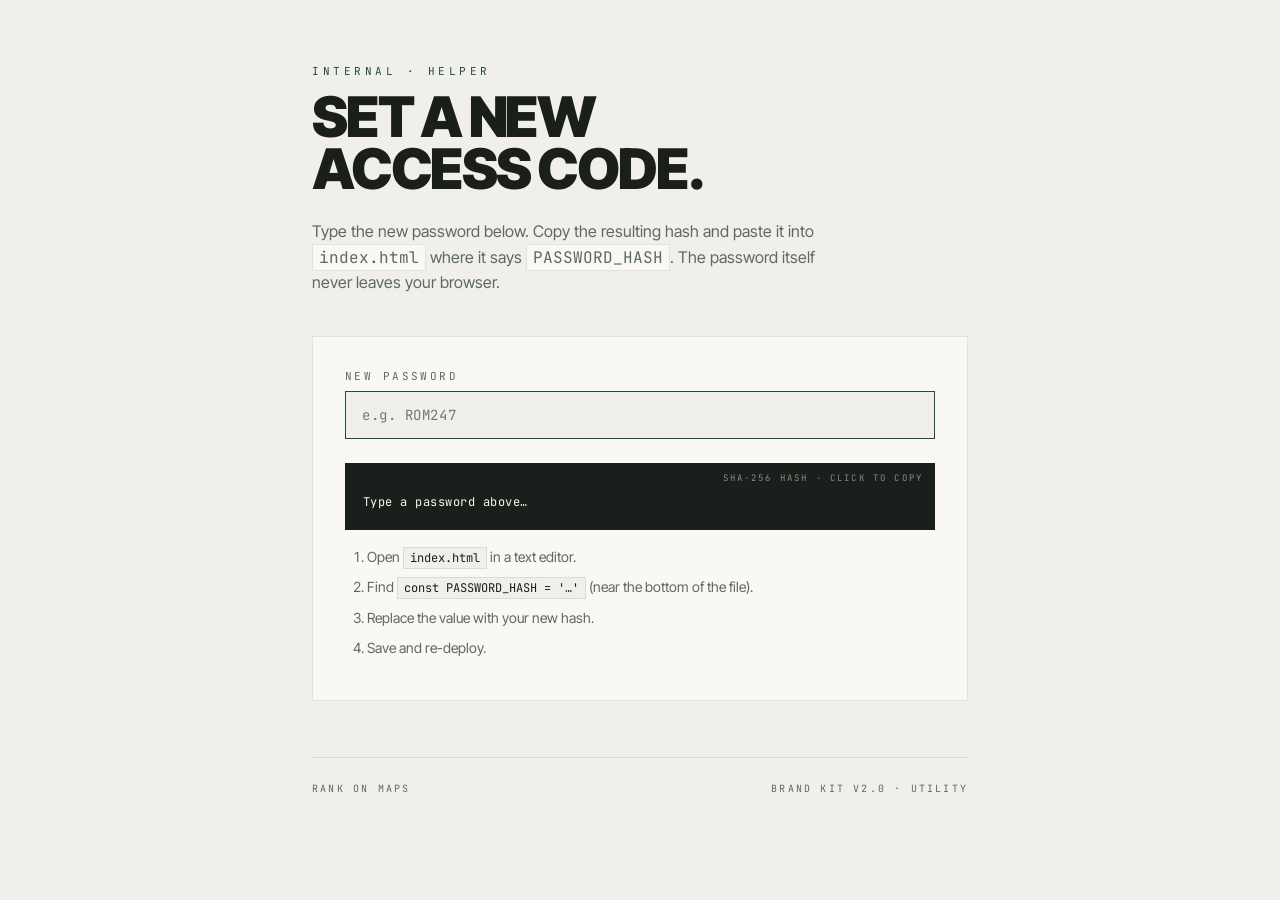
<file: brand/set-password.html>
<!doctype html>
<html lang="en">
<head>
<meta charset="utf-8"/>
<meta name="viewport" content="width=device-width, initial-scale=1"/>
<title>ROM · Set Password</title>
<meta name="robots" content="noindex,nofollow"/>

<link rel="preconnect" href="https://fonts.googleapis.com"/>
<link rel="preconnect" href="https://fonts.gstatic.com" crossorigin/>
<link href="https://fonts.googleapis.com/css2?family=Inter+Tight:wght@500;700;900&family=JetBrains+Mono:wght@400;700&display=swap" rel="stylesheet"/>

<style>
:root {
  --page: #F1EFE9;
  --paper: #FAF8F2;
  --sage: #1F4D3C;
  --ink: #1A1F1B;
  --ink-2: #5C6A5F;
  --rule: rgba(26,31,27,0.10);
  --rule-strong: rgba(26,31,27,0.20);
  --display: "Inter Tight", system-ui, sans-serif;
  --mono: "JetBrains Mono", ui-monospace, Menlo, monospace;
}
* { box-sizing: border-box; margin: 0; padding: 0; }
html, body {
  background: var(--page); color: var(--ink);
  font-family: var(--display); -webkit-font-smoothing: antialiased;
  min-height: 100vh;
}
.wrap {
  max-width: 720px; margin: 0 auto; padding: 64px 32px;
}
.kicker {
  font-family: var(--mono); font-size: 11px; letter-spacing: 0.32em;
  text-transform: uppercase; color: var(--sage);
}
h1 {
  font-family: var(--display); font-weight: 900;
  font-size: 56px; letter-spacing: -0.04em; line-height: 0.92;
  text-transform: uppercase; margin-top: 14px;
}
p.lead {
  font-size: 16px; line-height: 1.6; color: var(--ink-2);
  max-width: 56ch; margin-top: 24px;
}
.card {
  background: var(--paper); border: 1px solid var(--rule); padding: 32px;
  margin-top: 40px;
}
.field {
  display: flex; flex-direction: column; gap: 8px;
}
label.l {
  font-family: var(--mono); font-size: 11px; letter-spacing: 0.22em;
  text-transform: uppercase; color: var(--ink-2);
}
input {
  font-family: var(--mono); font-size: 14px; letter-spacing: 0.04em;
  padding: 14px 16px;
  background: var(--page); border: 1px solid var(--rule-strong);
  color: var(--ink); outline: none;
}
input:focus { border-color: var(--sage); }
.out {
  margin-top: 24px; padding: 18px;
  background: var(--ink); color: var(--paper);
  font-family: var(--mono); font-size: 12px; line-height: 1.6;
  letter-spacing: 0.04em; word-break: break-all;
  cursor: pointer; user-select: all;
  position: relative;
}
.out .label {
  position: absolute; top: 8px; right: 12px;
  font-size: 9px; letter-spacing: 0.24em; text-transform: uppercase;
  color: rgba(250,248,242,0.5);
}
.out .val { display: block; padding-top: 12px; }
.out.copied::after {
  content: "COPIED"; position: absolute; top: 8px; left: 12px;
  font-size: 9px; letter-spacing: 0.24em;
  color: var(--sage); background: var(--paper);
  padding: 2px 6px;
}
ol { padding-left: 22px; margin-top: 16px; }
ol li { margin: 8px 0; font-size: 14px; line-height: 1.6; color: var(--ink-2); }
ol li code {
  font-family: var(--mono); font-size: 12px;
  background: var(--page); padding: 2px 6px; border: 1px solid var(--rule);
  color: var(--ink);
}
.receipt {
  margin-top: 56px; padding-top: 24px; border-top: 1px solid var(--rule);
  display: flex; justify-content: space-between;
  font-family: var(--mono); font-size: 10px; letter-spacing: 0.22em;
  text-transform: uppercase; color: var(--ink-2);
}
</style>
</head>
<body>

<div class="wrap">
  <div class="kicker">Internal · Helper</div>
  <h1>Set a new<br/>access code.</h1>
  <p class="lead">Type the new password below. Copy the resulting hash and paste it into <code style="font-family: var(--mono); background: var(--paper); padding: 2px 6px; border: 1px solid var(--rule);">index.html</code> where it says <code style="font-family: var(--mono); background: var(--paper); padding: 2px 6px; border: 1px solid var(--rule);">PASSWORD_HASH</code>. The password itself never leaves your browser.</p>

  <div class="card">
    <div class="field">
      <label class="l" for="pw">New password</label>
      <input id="pw" type="text" placeholder="e.g. ROM247" autofocus autocomplete="off"/>
    </div>

    <div class="out" id="out" title="Click to copy">
      <span class="label">SHA-256 HASH · CLICK TO COPY</span>
      <span class="val" id="val">Type a password above…</span>
    </div>

    <ol>
      <li>Open <code>index.html</code> in a text editor.</li>
      <li>Find <code>const PASSWORD_HASH = '…'</code> (near the bottom of the file).</li>
      <li>Replace the value with your new hash.</li>
      <li>Save and re-deploy.</li>
    </ol>
  </div>

  <div class="receipt">
    <span>RANK ON MAPS</span>
    <span>BRAND KIT V2.0 · UTILITY</span>
  </div>
</div>

<script>
async function sha256(s) {
  const buf = new TextEncoder().encode(s);
  const h = await crypto.subtle.digest('SHA-256', buf);
  return Array.from(new Uint8Array(h)).map(b => b.toString(16).padStart(2, '0')).join('');
}

const pw = document.getElementById('pw');
const val = document.getElementById('val');
const out = document.getElementById('out');

pw.addEventListener('input', async () => {
  const v = pw.value;
  if (!v) { val.textContent = 'Type a password above…'; return; }
  val.textContent = await sha256(v);
});

out.addEventListener('click', async () => {
  if (!pw.value) return;
  try {
    await navigator.clipboard.writeText(val.textContent);
    out.classList.add('copied');
    setTimeout(() => out.classList.remove('copied'), 1100);
  } catch (e) {}
});
</script>
</body>
</html>
</file>
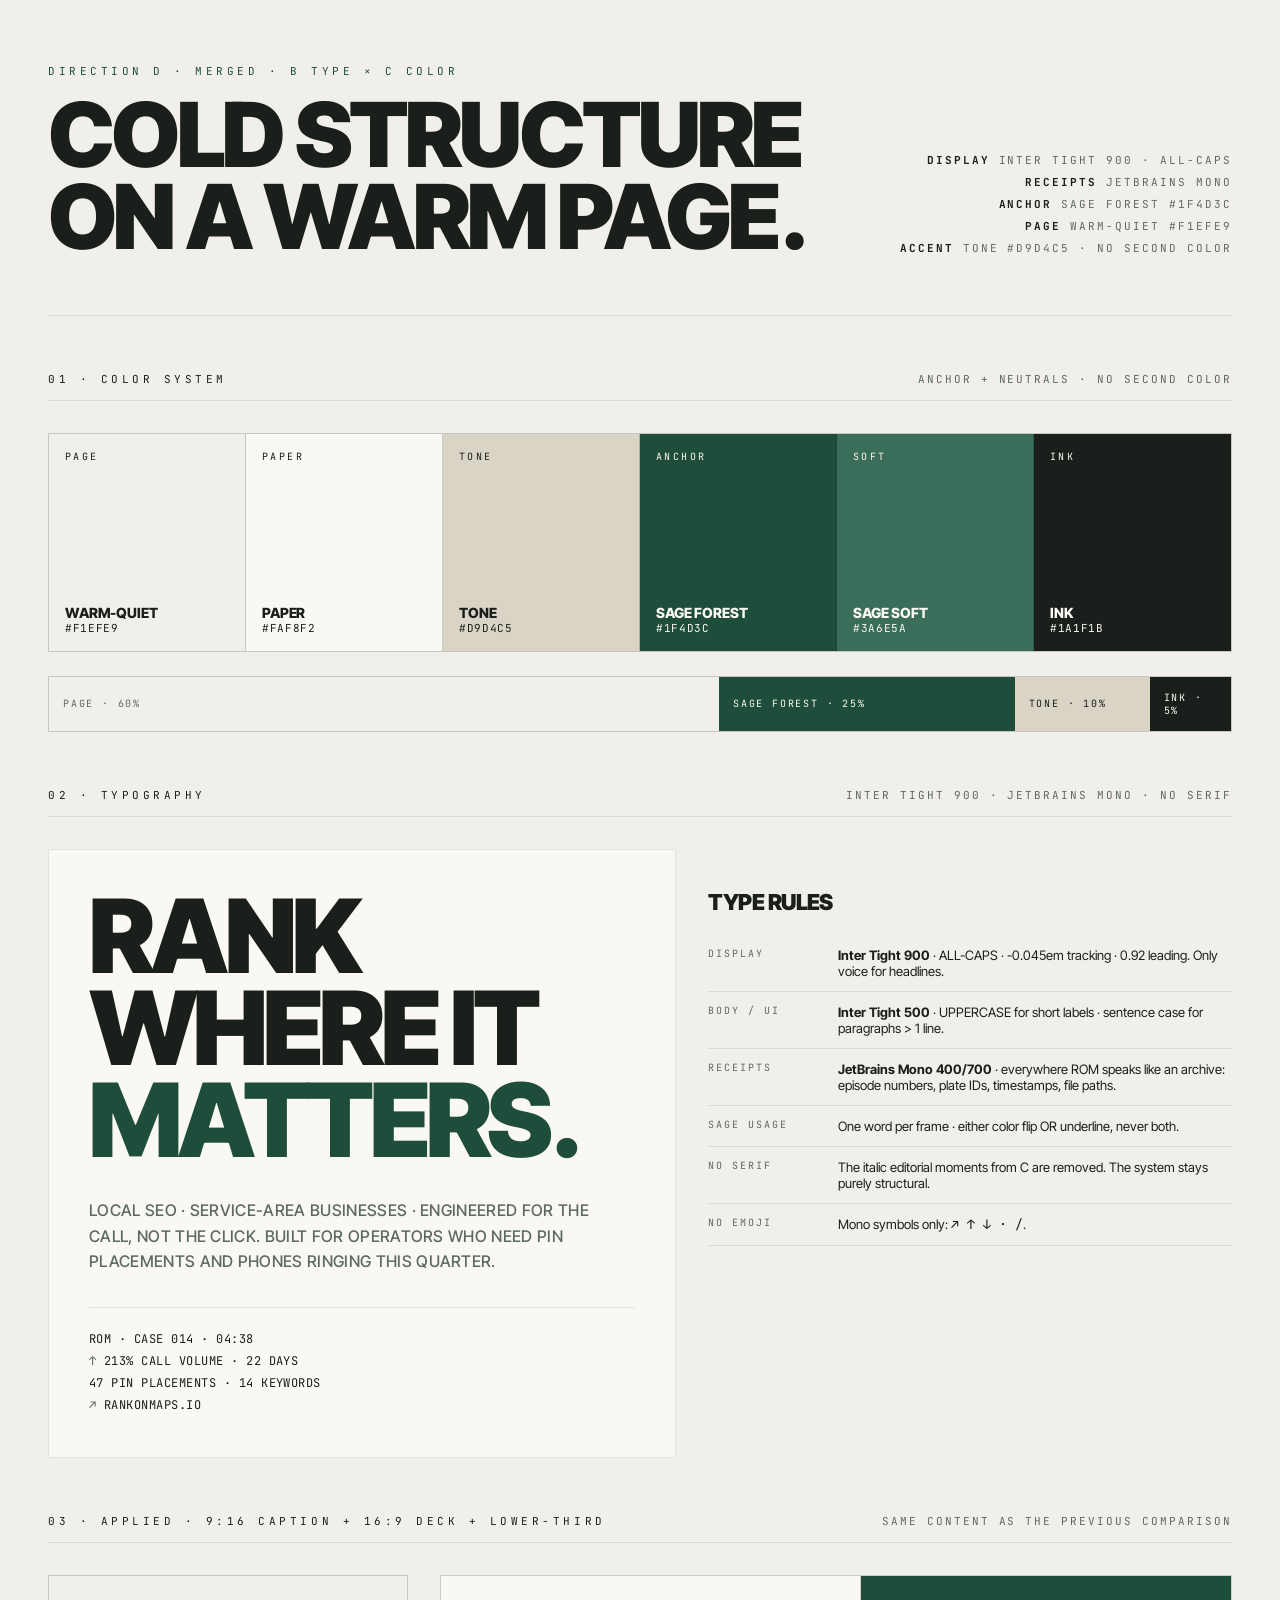
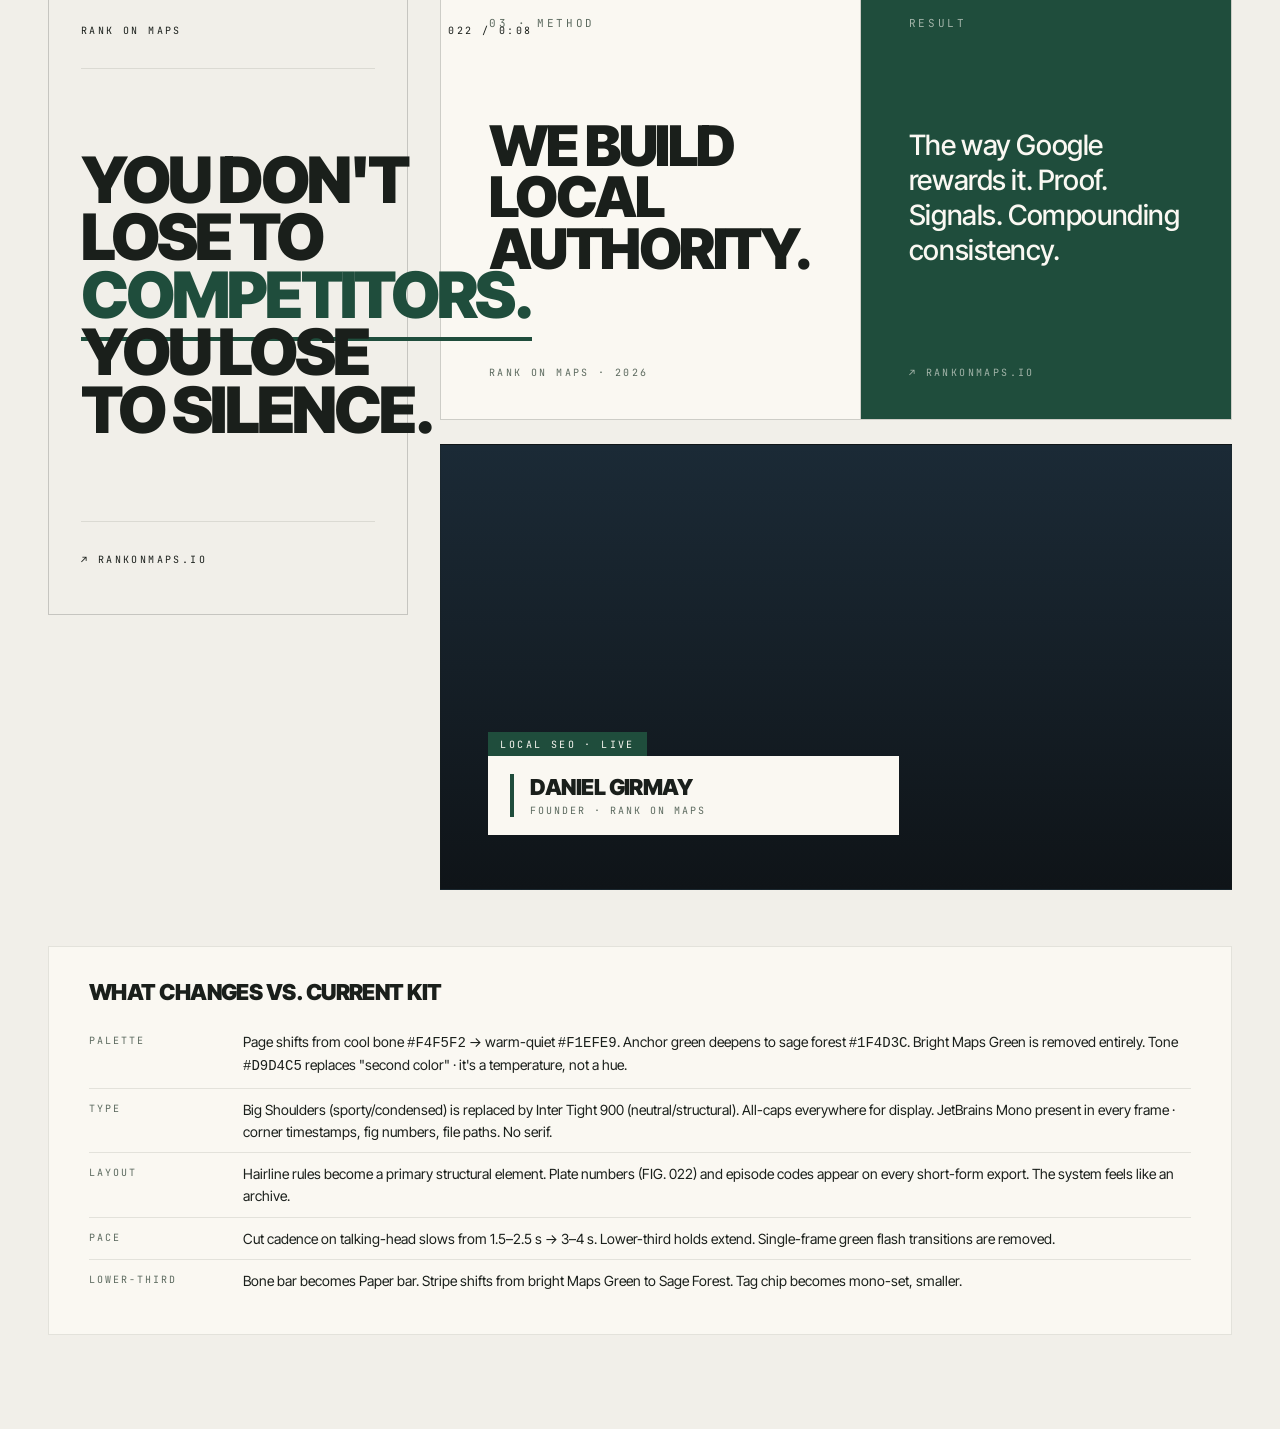
<file: brand/explorations/direction-d-merged.html>
<!doctype html>
<html lang="en">
<head>
<meta charset="utf-8"/>
<meta name="viewport" content="width=device-width, initial-scale=1"/>
<title>ROM · Direction D · Merged (B type + C color)</title>

<link rel="preconnect" href="https://fonts.googleapis.com"/>
<link rel="preconnect" href="https://fonts.gstatic.com" crossorigin/>
<link href="https://fonts.googleapis.com/css2?family=Inter:wght@400;500;700;800;900&family=Inter+Tight:wght@500;700;800;900&family=JetBrains+Mono:wght@400;700&display=swap" rel="stylesheet"/>

<style>
:root {
  /* Color · from C (warm-quiet sage) */
  --bg: #F1EFE9;
  --paper: #FAF8F2;
  --tone: #D9D4C5;
  --sage: #1F4D3C;
  --sage-soft: #3A6E5A;
  --ink: #1A1F1B;
  --ink-2: #5C6A5F;
  --rule: rgba(26,31,27,0.10);
  --rule-strong: rgba(26,31,27,0.20);
}

* { box-sizing: border-box; margin: 0; padding: 0; }
html, body { background: var(--bg); color: var(--ink); font-family: "Inter Tight", sans-serif; -webkit-font-smoothing: antialiased; }
img { max-width: 100%; display: block; }

/* ─── PAGE ─────────────────────────────────────────────────────────────── */
.page { max-width: 1680px; margin: 0 auto; padding: 64px 48px 96px; }

.head { padding-bottom: 56px; border-bottom: 1px solid var(--rule); margin-bottom: 56px; display: grid; grid-template-columns: 1fr auto; gap: 48px; align-items: end; }
.head .eyebrow { font-family: "JetBrains Mono", monospace; font-size: 11px; letter-spacing: 0.32em; text-transform: uppercase; color: var(--sage); }
.head h1 { font-family: "Inter Tight", sans-serif; font-weight: 900; font-size: clamp(48px, 7vw, 96px); letter-spacing: -0.04em; line-height: 0.92; text-transform: uppercase; margin-top: 16px; max-width: 14ch; }
.head .meta { font-family: "JetBrains Mono", monospace; font-size: 11px; letter-spacing: 0.18em; text-transform: uppercase; color: var(--ink-2); text-align: right; line-height: 2; }
.head .meta strong { color: var(--ink); font-weight: 700; }

/* Section labels */
.section { margin-bottom: 56px; }
.section .label-row { display: flex; justify-content: space-between; align-items: baseline; padding-bottom: 14px; border-bottom: 1px solid var(--rule); margin-bottom: 32px; }
.section .label-row .l { font-family: "JetBrains Mono", monospace; font-size: 11px; letter-spacing: 0.32em; text-transform: uppercase; color: var(--ink); }
.section .label-row .l-r { font-family: "JetBrains Mono", monospace; font-size: 11px; letter-spacing: 0.18em; text-transform: uppercase; color: var(--ink-2); }

/* ─── COLOR ROW ────────────────────────────────────────────────────────── */
.color { display: grid; grid-template-columns: repeat(6, 1fr); gap: 0; border: 1px solid var(--rule-strong); }
.color .sw { aspect-ratio: 1/1.1; padding: 16px; display: flex; flex-direction: column; justify-content: space-between; border-right: 1px solid var(--rule-strong); position: relative; }
.color .sw:last-child { border-right: 0; }
.color .sw .top { font-family: "JetBrains Mono", monospace; font-size: 10px; letter-spacing: 0.24em; text-transform: uppercase; }
.color .sw .name { font-family: "Inter Tight", sans-serif; font-weight: 800; font-size: 14px; letter-spacing: -0.01em; text-transform: uppercase; }
.color .sw .hex { font-family: "JetBrains Mono", monospace; font-size: 11px; letter-spacing: 0.06em; }

.sw-bg     { background: var(--bg);    color: var(--ink); }
.sw-paper  { background: var(--paper); color: var(--ink); }
.sw-tone   { background: var(--tone);  color: var(--ink); }
.sw-sage   { background: var(--sage); color: var(--paper); }
.sw-sages  { background: var(--sage-soft); color: var(--paper); }
.sw-ink    { background: var(--ink);   color: var(--paper); }

.ratio { display: flex; height: 56px; margin-top: 24px; border: 1px solid var(--rule-strong); }
.ratio > div { display: flex; align-items: center; padding: 0 14px; font-family: "JetBrains Mono", monospace; font-size: 10px; letter-spacing: 0.18em; text-transform: uppercase; }
.ratio .r-bg { background: var(--bg); color: var(--ink-2); flex: 60; }
.ratio .r-sage { background: var(--sage); color: var(--paper); flex: 25; }
.ratio .r-tone { background: var(--tone); color: var(--ink); flex: 10; }
.ratio .r-ink { background: var(--ink); color: var(--paper); flex: 5; }

/* ─── TYPE ─────────────────────────────────────────────────────────────── */
.type { display: grid; grid-template-columns: 1.2fr 1fr; gap: 32px; }
.type .left { background: var(--paper); border: 1px solid var(--rule); padding: 40px; }
.type .left .display { font-family: "Inter Tight", sans-serif; font-weight: 900; font-size: clamp(56px, 8vw, 120px); letter-spacing: -0.045em; line-height: 0.9; text-transform: uppercase; }
.type .left .display .sage { color: var(--sage); }
.type .left .body { font-family: "Inter Tight", sans-serif; font-weight: 500; font-size: 16px; line-height: 1.6; color: var(--ink-2); margin-top: 32px; max-width: 56ch; text-transform: uppercase; letter-spacing: 0.02em; }
.type .left .receipt { font-family: "JetBrains Mono", monospace; font-size: 12px; line-height: 1.85; color: var(--ink); margin-top: 32px; padding-top: 20px; border-top: 1px solid var(--rule); letter-spacing: 0.04em; }
.type .left .receipt .dim { color: var(--ink-2); }

.type .right { padding: 40px 0; }
.type .right h3 { font-family: "Inter Tight", sans-serif; font-weight: 900; font-size: 22px; letter-spacing: -0.025em; text-transform: uppercase; margin-bottom: 20px; }
.type .right table { width: 100%; border-collapse: collapse; }
.type .right td { padding: 12px 0; border-bottom: 1px solid var(--rule); font-size: 13px; vertical-align: top; }
.type .right td.k { font-family: "JetBrains Mono", monospace; font-size: 10px; letter-spacing: 0.2em; text-transform: uppercase; color: var(--ink-2); width: 130px; }

/* ─── FRAMES ───────────────────────────────────────────────────────────── */
.frames { display: grid; grid-template-columns: 360px 1fr; gap: 32px; align-items: start; }
@media (max-width: 1100px) { .frames { grid-template-columns: 1fr; } .type { grid-template-columns: 1fr; } }

/* 9:16 caption frame */
.caption {
  aspect-ratio: 9/16;
  background: var(--bg);
  padding: 48px 32px;
  display: grid;
  grid-template-rows: auto 1fr auto;
  position: relative;
  border: 1px solid var(--rule-strong);
}
.caption::before { content: ""; position: absolute; left: 32px; right: 32px; top: 92px; height: 1px; background: var(--rule); }
.caption::after { content: ""; position: absolute; left: 32px; right: 32px; bottom: 92px; height: 1px; background: var(--rule); }
.caption .top { display: flex; justify-content: space-between; font-family: "JetBrains Mono", monospace; font-size: 10px; letter-spacing: 0.24em; text-transform: uppercase; color: var(--ink); }
.caption .body {
  font-family: "Inter Tight", sans-serif;
  font-weight: 900;
  font-size: 64px;
  line-height: 0.9;
  letter-spacing: -0.045em;
  color: var(--ink);
  text-transform: uppercase;
  align-self: center;
}
.caption .body .sage {
  color: var(--sage);
  border-bottom: 4px solid var(--sage);
  padding-bottom: 4px;
}
.caption .bottom { display: flex; justify-content: space-between; align-items: flex-end; font-family: "JetBrains Mono", monospace; font-size: 10px; letter-spacing: 0.24em; text-transform: uppercase; color: var(--ink); }

/* 16:9 deck slide */
.deck {
  aspect-ratio: 16/9;
  background: var(--paper);
  display: grid;
  grid-template-columns: 1fr 1fr;
  border: 1px solid var(--rule-strong);
}
.deck .left {
  padding: 40px 48px;
  border-right: 1px solid var(--rule-strong);
  display: flex;
  flex-direction: column;
  justify-content: space-between;
}
.deck .right {
  padding: 40px 48px;
  background: var(--sage);
  color: var(--paper);
  display: flex;
  flex-direction: column;
  justify-content: space-between;
}
.deck .num { font-family: "JetBrains Mono", monospace; font-size: 11px; letter-spacing: 0.24em; text-transform: uppercase; color: var(--ink-2); }
.deck .right .num { color: rgba(250,248,242,0.6); }
.deck .h {
  font-family: "Inter Tight", sans-serif;
  font-weight: 900;
  font-size: 56px;
  line-height: 0.92;
  letter-spacing: -0.045em;
  text-transform: uppercase;
}
.deck .right .h { font-family: "Inter Tight", sans-serif; font-weight: 500; font-size: 28px; text-transform: none; letter-spacing: -0.015em; line-height: 1.25; }
.deck .meta { font-family: "JetBrains Mono", monospace; font-size: 10px; letter-spacing: 0.24em; text-transform: uppercase; color: var(--ink-2); }
.deck .right .meta { color: rgba(250,248,242,0.6); }

/* Lower-third sample */
.lt-frame {
  aspect-ratio: 16/9;
  background: linear-gradient(180deg, #1B2A36 0%, #0F1418 100%);
  border: 1px solid var(--rule-strong);
  position: relative;
}
.lt {
  position: absolute;
  bottom: 12%;
  left: 6%;
  width: 52%;
  background: var(--paper);
  padding: 18px 22px;
  display: grid;
  grid-template-columns: 4px 1fr;
  gap: 16px;
}
.lt .stripe { background: var(--sage); align-self: stretch; }
.lt .name { font-family: "Inter Tight", sans-serif; font-weight: 900; font-size: 22px; letter-spacing: -0.025em; text-transform: uppercase; }
.lt .role { font-family: "JetBrains Mono", monospace; font-size: 10px; letter-spacing: 0.2em; text-transform: uppercase; color: var(--ink-2); margin-top: 4px; }
.lt-tag {
  position: absolute;
  bottom: calc(12% + 78px);
  left: 6%;
  background: var(--sage);
  color: var(--paper);
  padding: 6px 12px;
  font-family: "JetBrains Mono", monospace;
  font-size: 10px;
  letter-spacing: 0.24em;
  text-transform: uppercase;
}

/* ─── NOTES ────────────────────────────────────────────────────────────── */
.notes { margin-top: 56px; padding: 32px 40px; background: var(--paper); border: 1px solid var(--rule); }
.notes h3 { font-family: "Inter Tight", sans-serif; font-weight: 900; font-size: 22px; letter-spacing: -0.025em; text-transform: uppercase; margin-bottom: 16px; }
.notes ul { list-style: none; padding: 0; }
.notes li { padding: 10px 0; border-bottom: 1px solid var(--rule); font-size: 14px; line-height: 1.55; display: grid; grid-template-columns: 130px 1fr; gap: 24px; }
.notes li:last-child { border-bottom: 0; }
.notes li .k { font-family: "JetBrains Mono", monospace; font-size: 10px; letter-spacing: 0.2em; text-transform: uppercase; color: var(--ink-2); padding-top: 2px; }
</style>
</head>
<body>

<div class="page">

  <div class="head">
    <div>
      <div class="eyebrow">Direction D · Merged · B type × C color</div>
      <h1>Cold structure on a warm page.</h1>
    </div>
    <div class="meta">
      <strong>Display</strong>  Inter Tight 900 · ALL-CAPS<br/>
      <strong>Receipts</strong>  JetBrains Mono<br/>
      <strong>Anchor</strong>  Sage Forest #1F4D3C<br/>
      <strong>Page</strong>  Warm-quiet #F1EFE9<br/>
      <strong>Accent</strong>  Tone #D9D4C5 · no second color
    </div>
  </div>

  <!-- COLOR -->
  <div class="section">
    <div class="label-row">
      <div class="l">01 · COLOR SYSTEM</div>
      <div class="l-r">Anchor + neutrals · no second color</div>
    </div>
    <div class="color">
      <div class="sw sw-bg">    <div class="top">PAGE</div>     <div><div class="name">Warm-quiet</div><div class="hex">#F1EFE9</div></div></div>
      <div class="sw sw-paper"> <div class="top">PAPER</div>    <div><div class="name">Paper</div>      <div class="hex">#FAF8F2</div></div></div>
      <div class="sw sw-tone">  <div class="top">TONE</div>     <div><div class="name">Tone</div>       <div class="hex">#D9D4C5</div></div></div>
      <div class="sw sw-sage">  <div class="top">ANCHOR</div>   <div><div class="name">Sage Forest</div><div class="hex">#1F4D3C</div></div></div>
      <div class="sw sw-sages"> <div class="top">SOFT</div>     <div><div class="name">Sage Soft</div>  <div class="hex">#3A6E5A</div></div></div>
      <div class="sw sw-ink">   <div class="top">INK</div>      <div><div class="name">Ink</div>        <div class="hex">#1A1F1B</div></div></div>
    </div>
    <div class="ratio">
      <div class="r-bg">PAGE · 60%</div>
      <div class="r-sage">SAGE FOREST · 25%</div>
      <div class="r-tone">TONE · 10%</div>
      <div class="r-ink">INK · 5%</div>
    </div>
  </div>

  <!-- TYPE -->
  <div class="section">
    <div class="label-row">
      <div class="l">02 · TYPOGRAPHY</div>
      <div class="l-r">Inter Tight 900 · JetBrains Mono · NO serif</div>
    </div>
    <div class="type">
      <div class="left">
        <div class="display">RANK<br/>WHERE IT<br/><span class="sage">MATTERS.</span></div>
        <div class="body">Local SEO · Service-area businesses · Engineered for the call, not the click. Built for operators who need pin placements and phones ringing this quarter.</div>
        <div class="receipt">
          ROM · CASE 014 · 04:38<br/>
          <span class="dim">↑</span> 213% CALL VOLUME · 22 DAYS<br/>
          47 PIN PLACEMENTS · 14 KEYWORDS<br/>
          <span class="dim">↗</span> RANKONMAPS.IO
        </div>
      </div>
      <div class="right">
        <h3>Type rules</h3>
        <table>
          <tr><td class="k">Display</td><td><strong>Inter Tight 900</strong> · ALL-CAPS · -0.045em tracking · 0.92 leading. Only voice for headlines.</td></tr>
          <tr><td class="k">Body / UI</td><td><strong>Inter Tight 500</strong> · UPPERCASE for short labels · sentence case for paragraphs &gt; 1 line.</td></tr>
          <tr><td class="k">Receipts</td><td><strong>JetBrains Mono 400/700</strong> · everywhere ROM speaks like an archive: episode numbers, plate IDs, timestamps, file paths.</td></tr>
          <tr><td class="k">Sage usage</td><td>One word per frame · either color flip OR underline, never both.</td></tr>
          <tr><td class="k">No serif</td><td>The italic editorial moments from C are removed. The system stays purely structural.</td></tr>
          <tr><td class="k">No emoji</td><td>Mono symbols only: <span style="font-family:JetBrains Mono">↗ ↑ ↓ · /</span>.</td></tr>
        </table>
      </div>
    </div>
  </div>

  <!-- FRAMES -->
  <div class="section">
    <div class="label-row">
      <div class="l">03 · APPLIED · 9:16 CAPTION + 16:9 DECK + LOWER-THIRD</div>
      <div class="l-r">Same content as the previous comparison</div>
    </div>
    <div class="frames">

      <!-- 9:16 -->
      <div class="caption">
        <div class="top"><span>RANK ON MAPS</span><span>022 / 0:08</span></div>
        <div class="body">YOU DON'T<br/>LOSE TO<br/><span class="sage">COMPETITORS.</span><br/>YOU LOSE<br/>TO SILENCE.</div>
        <div class="bottom"><span>↗ RANKONMAPS.IO</span><span>FIG. 022</span></div>
      </div>

      <!-- Right column: deck + lower-third stacked -->
      <div style="display: grid; gap: 24px;">
        <div class="deck">
          <div class="left">
            <div class="num">03 · METHOD</div>
            <div class="h">WE BUILD<br/>LOCAL<br/>AUTHORITY.</div>
            <div class="meta">RANK ON MAPS · 2026</div>
          </div>
          <div class="right">
            <div class="num">RESULT</div>
            <div class="h">The way Google rewards it. Proof. Signals. Compounding consistency.</div>
            <div class="meta">↗ RANKONMAPS.IO</div>
          </div>
        </div>

        <div class="lt-frame">
          <div class="lt-tag">LOCAL SEO · LIVE</div>
          <div class="lt">
            <div class="stripe"></div>
            <div>
              <div class="name">DANIEL GIRMAY</div>
              <div class="role">Founder · Rank On Maps</div>
            </div>
          </div>
        </div>
      </div>

    </div>
  </div>

  <!-- NOTES -->
  <div class="notes">
    <h3>What changes vs. current kit</h3>
    <ul>
      <li><span class="k">Palette</span><span>Page shifts from cool bone <span style="font-family:JBMono,monospace">#F4F5F2</span> → warm-quiet <span style="font-family:JBMono,monospace">#F1EFE9</span>. Anchor green deepens to sage forest <span style="font-family:JBMono,monospace">#1F4D3C</span>. Bright Maps Green is removed entirely. Tone <span style="font-family:JBMono,monospace">#D9D4C5</span> replaces "second color" · it's a temperature, not a hue.</span></li>
      <li><span class="k">Type</span><span>Big Shoulders (sporty/condensed) is replaced by Inter Tight 900 (neutral/structural). All-caps everywhere for display. JetBrains Mono present in every frame · corner timestamps, fig numbers, file paths. No serif.</span></li>
      <li><span class="k">Layout</span><span>Hairline rules become a primary structural element. Plate numbers (FIG. 022) and episode codes appear on every short-form export. The system feels like an archive.</span></li>
      <li><span class="k">Pace</span><span>Cut cadence on talking-head slows from 1.5–2.5 s → 3–4 s. Lower-third holds extend. Single-frame green flash transitions are removed.</span></li>
      <li><span class="k">Lower-third</span><span>Bone bar becomes Paper bar. Stripe shifts from bright Maps Green to Sage Forest. Tag chip becomes mono-set, smaller.</span></li>
    </ul>
  </div>

</div>

</body>
</html>
</file>
<file: shared.css>
/* Rank On Maps — shared design system */
@font-face{
  font-family:'Bethany Elingston';
  src:url('fonts/Bethany%20Elingston.otf') format('opentype');
  font-display:swap;
}
:root{
  --bg:#ffffff;
  --ink:#1d1d1f;
  --ink-soft:#6e7780;
  --line:#d6dadd;
  --tint:#f4f6f7;
  --green:#22c55e;
}
*{box-sizing:border-box;margin:0;padding:0;-webkit-font-smoothing:antialiased}
html{overflow-x:clip}
body{background:var(--bg);color:var(--ink);font-family:'Inter','SF Pro Display',-apple-system,BlinkMacSystemFont,system-ui,sans-serif;line-height:1.47;overflow-x:clip}
a{color:inherit;text-decoration:none}
img,svg{display:block;max-width:100%}

/* Nav */
.nav{position:sticky;top:0;z-index:50;backdrop-filter:saturate(180%) blur(24px);-webkit-backdrop-filter:saturate(180%) blur(24px);background:rgba(255,255,255,.72);border-bottom:1px solid rgba(0,0,0,.06);transition:background .3s,box-shadow .3s}
.nav.scrolled{background:rgba(255,255,255,.92);box-shadow:0 8px 30px -18px rgba(0,0,0,.12)}
.nav-inner{max-width:1200px;margin:0 auto;padding:0 30px;height:62px;display:flex;align-items:center;justify-content:space-between;font-size:14px}
.brand{display:flex;align-items:center;gap:9px;font-family:'Inter',sans-serif;font-size:15px;font-weight:800;letter-spacing:.08em;text-transform:uppercase;color:var(--ink);transition:transform .25s}
.brand:hover{transform:translateY(-1px)}
.brand svg{width:24px;height:24px;color:var(--ink);transition:transform .35s cubic-bezier(.34,1.4,.64,1)}
.brand:hover svg{transform:rotate(-8deg) scale(1.1)}
.brand .tld{color:var(--ink-soft);font-weight:700}
.nav-cta{
  font-weight:600;padding:10px 20px;border-radius:980px;
  background:var(--ink);color:#fff;
  transition:transform .25s,box-shadow .3s,background .25s;
  box-shadow:0 4px 14px -4px rgba(0,0,0,.3);
}
.nav-cta:hover{transform:translateY(-2px);box-shadow:0 10px 24px -8px rgba(0,0,0,.4);background:#000}
.nav-cta::after{content:" →";display:inline-block;transition:transform .25s}
.nav-cta:hover::after{transform:translateX(3px)}

/* Desktop nav — original horizontal */
.nav-links{display:flex;gap:6px;color:var(--ink);position:relative}
.nav-links a{
  position:relative;padding:9px 16px;border-radius:980px;
  font-weight:500;color:var(--ink);
  transition:color .25s,background .25s;
}
.nav-links a:hover{background:rgba(0,0,0,.05)}
.nav-links a.active{background:var(--ink);color:#fff}

/* Hamburger — mobile only */
.hamburger{display:none;flex-direction:column;justify-content:center;gap:5px;width:44px;height:44px;border-radius:12px;background:rgba(0,0,0,.04);border:none;cursor:pointer;padding:0;transition:background .2s;z-index:101;position:relative}
.hamburger:hover{background:rgba(0,0,0,.08)}
.hamburger span{display:block;width:22px;height:2px;background:var(--ink);border-radius:2px;margin:0 auto;transition:transform .35s cubic-bezier(.2,.7,.2,1),opacity .25s}
.hamburger.open span:nth-child(1){transform:translateY(7px) rotate(45deg)}
.hamburger.open span:nth-child(2){opacity:0}
.hamburger.open span:nth-child(3){transform:translateY(-7px) rotate(-45deg)}
body.nav-open{overflow:hidden}

/* Layout */
section{padding:130px 28px;text-align:center;position:relative;overflow:hidden}
.container{max-width:1140px;margin:0 auto;position:relative;z-index:2}
.eyebrow{font-size:13px;font-weight:600;color:var(--ink-soft);margin-bottom:14px;letter-spacing:.1em;text-transform:uppercase}
h1,h2,h3.display{font-family:'Bethany Elingston','Playfair Display',Georgia,serif;font-weight:400;letter-spacing:-.02em;line-height:1.02;color:var(--ink)}
h1{font-size:clamp(56px,8.5vw,108px)}
h2{font-size:clamp(42px,5.6vw,72px)}
.sub{font-size:clamp(18px,1.6vw,21px);color:var(--ink-soft);max-width:660px;margin:24px auto 0;line-height:1.5;font-weight:400}
.ctas{margin-top:36px;display:flex;gap:14px;justify-content:center;flex-wrap:wrap}

/* Buttons */
.btn{display:inline-flex;align-items:center;gap:6px;padding:14px 26px;border-radius:980px;font-size:15px;font-weight:500;transition:all .2s;border:1px solid transparent;cursor:pointer;position:relative;overflow:hidden}
.btn-primary{background:var(--ink);color:#fff;box-shadow:0 6px 20px -8px rgba(0,0,0,.35)}
.btn-primary:hover{transform:translateY(-2px);box-shadow:0 14px 30px -10px rgba(0,0,0,.45)}
.btn-primary:active{transform:translateY(0)}
.btn-ghost{color:var(--ink);position:relative}
.btn-ghost::after{content:"›";margin-left:2px;font-size:18px;line-height:1}
.btn-ghost::before{content:"";position:absolute;left:24px;right:24px;bottom:10px;height:1px;background:currentColor;transform:scaleX(0);transform-origin:left;transition:transform .35s cubic-bezier(.2,.7,.2,1)}
.btn-ghost:hover::before{transform:scaleX(1)}

/* Pill */
.pill{display:inline-block;background:var(--ink);color:#fff;padding:3px 16px;border-radius:980px;font-weight:500;font-size:.95em;line-height:1.4;white-space:nowrap;transition:transform .25s}
.pill:hover{transform:translateY(-1px) scale(1.03)}

/* Page hero */
.page-hero{padding:140px 28px 110px;text-align:center;position:relative;overflow:hidden;background:linear-gradient(180deg,#fff 0%,#fafafa 100%)}
.page-hero h1{max-width:980px;margin:18px auto 0}
.page-hero h1 em{font-style:italic;background:linear-gradient(180deg,#1d1d1f 0%,#8a8a8f 100%);-webkit-background-clip:text;background-clip:text;color:transparent}
.page-hero .sub{margin-top:28px}

/* Reveal-on-scroll */
.reveal{opacity:0;transform:translateY(28px);transition:opacity .9s cubic-bezier(.2,.7,.2,1),transform .9s cubic-bezier(.2,.7,.2,1)}
.reveal.in{opacity:1;transform:none}
.reveal.d1{transition-delay:.08s}
.reveal.d2{transition-delay:.16s}
.reveal.d3{transition-delay:.24s}
.reveal.d4{transition-delay:.32s}
.reveal.d5{transition-delay:.40s}
.reveal.d6{transition-delay:.48s}
/* All reveal animations use a single consistent fade-up */
@keyframes heroIn{from{opacity:0;transform:translateY(24px)}to{opacity:1;transform:none}}
.page-hero .eyebrow,.page-hero h1,.page-hero .sub,.page-hero .ctas{animation:heroIn 1s cubic-bezier(.2,.7,.2,1) both}
.page-hero .eyebrow{animation-delay:.05s}
.page-hero h1{animation-delay:.15s}
.page-hero .sub{animation-delay:.35s}
.page-hero .ctas{animation-delay:.5s}

/* Tile parallax tilt base */
.tilt{transform-style:preserve-3d;will-change:transform;transition:transform .25s cubic-bezier(.2,.7,.2,1)}

/* Footer CTA + footer */
.cta-final{background:linear-gradient(180deg,#fafafa 0%,#eeeef2 100%);padding:150px 28px;text-align:center}
.cta-reassure{margin-top:14px;font-size:13px;color:var(--ink-soft)}
footer{padding:52px 28px 64px;border-top:1px solid var(--line);background:#fafafa}
.foot-inner{max-width:1180px;margin:0 auto}
.foot-top{display:grid;grid-template-columns:1.5fr 1fr 1fr;gap:40px;margin-bottom:48px}
.foot-brand{font-size:15px;font-weight:800;letter-spacing:.08em;text-transform:uppercase;color:var(--ink);display:flex;align-items:center;gap:8px;margin-bottom:14px}
.foot-brand svg{width:20px;height:20px}
.foot-brand .tld{color:var(--ink-soft)}
.foot-tagline{font-size:14px;color:var(--ink-soft);line-height:1.5;max-width:280px;margin-bottom:22px}
.foot-trust{display:inline-flex;align-items:center;gap:7px;font-size:12px;color:var(--ink-soft);background:#fff;border:1px solid var(--line);border-radius:980px;padding:6px 14px}
.foot-trust::before{content:"✓";color:var(--green);font-weight:700}
.foot-col h5{font-size:12px;font-weight:600;text-transform:uppercase;letter-spacing:.08em;color:var(--ink-soft);margin-bottom:16px}
.foot-col a{display:block;font-size:14px;color:var(--ink);margin-bottom:10px;transition:color .2s}
.foot-col a:hover{color:var(--green)}
.foot-bottom{display:flex;justify-content:space-between;align-items:center;padding-top:28px;border-top:1px solid var(--line);font-size:12px;color:var(--ink-soft);flex-wrap:wrap;gap:12px}
.foot-legal a{margin-left:18px;color:var(--ink-soft);transition:color .2s}
.foot-legal a:hover{color:var(--ink)}
.foot-social{display:flex;gap:12px}
.foot-social a{width:34px;height:34px;border-radius:50%;border:1px solid var(--line);display:flex;align-items:center;justify-content:center;color:var(--ink-soft);transition:all .2s}
.foot-social a:hover{border-color:var(--ink);color:var(--ink)}

@media (prefers-reduced-motion:reduce){
  *,*::before,*::after{animation-duration:.01ms !important;transition-duration:.01ms !important}
}
/* Mobile: hamburger + side drawer */
@media (max-width:900px){
  .foot-top{grid-template-columns:1fr 1fr}
  .nav-inner{padding:0 20px;height:58px}
  .nav-cta{display:none}
  .nav{backdrop-filter:none;-webkit-backdrop-filter:none;background:#fff}
  .hamburger{display:flex}
  .nav-links{
    position:fixed;top:0;right:0;bottom:0;left:auto;
    width:min(360px,84vw);
    background:#fff;
    flex-direction:column;align-items:stretch;justify-content:flex-start;
    gap:0;padding:88px 28px 40px;
    transform:translateX(100%);
    transition:transform .42s cubic-bezier(.2,.7,.2,1);
    z-index:60;overflow-y:auto;
    box-shadow:-30px 0 80px -20px rgba(0,0,0,.25);
  }
  .nav-links.open{transform:translateX(0)}
  .nav-links a{
    padding:18px 4px;font-size:22px;font-weight:500;
    border-radius:0;border-bottom:1px solid rgba(0,0,0,.06);
    text-align:left;
    opacity:0;transform:translateX(20px);
    transition:opacity .5s cubic-bezier(.2,.7,.2,1),transform .5s cubic-bezier(.2,.7,.2,1),color .25s;
  }
  .nav-links.open a{opacity:1;transform:translateX(0)}
  .nav-links.open a:nth-child(1){transition-delay:.10s}
  .nav-links.open a:nth-child(2){transition-delay:.16s}
  .nav-links.open a:nth-child(3){transition-delay:.22s}
  .nav-links.open a:nth-child(4){transition-delay:.28s}
  .nav-links.open a:nth-child(5){transition-delay:.34s}
  .nav-links a:hover,.nav-links a.active{color:var(--green);background:transparent}
}
@media (max-width:680px){
  section{padding:80px 20px}
  .page-hero{padding:90px 20px 70px}
  h1{font-size:clamp(42px,11vw,64px)}
  h2{font-size:clamp(32px,8vw,48px)}
  .ctas{flex-direction:column;align-items:stretch;gap:10px}
  .ctas .btn{justify-content:center;width:100%}
  .foot-top{grid-template-columns:1fr}
  .foot-bottom{flex-direction:column;text-align:center}
  .foot-legal a{margin:0 8px}
}
</file>
